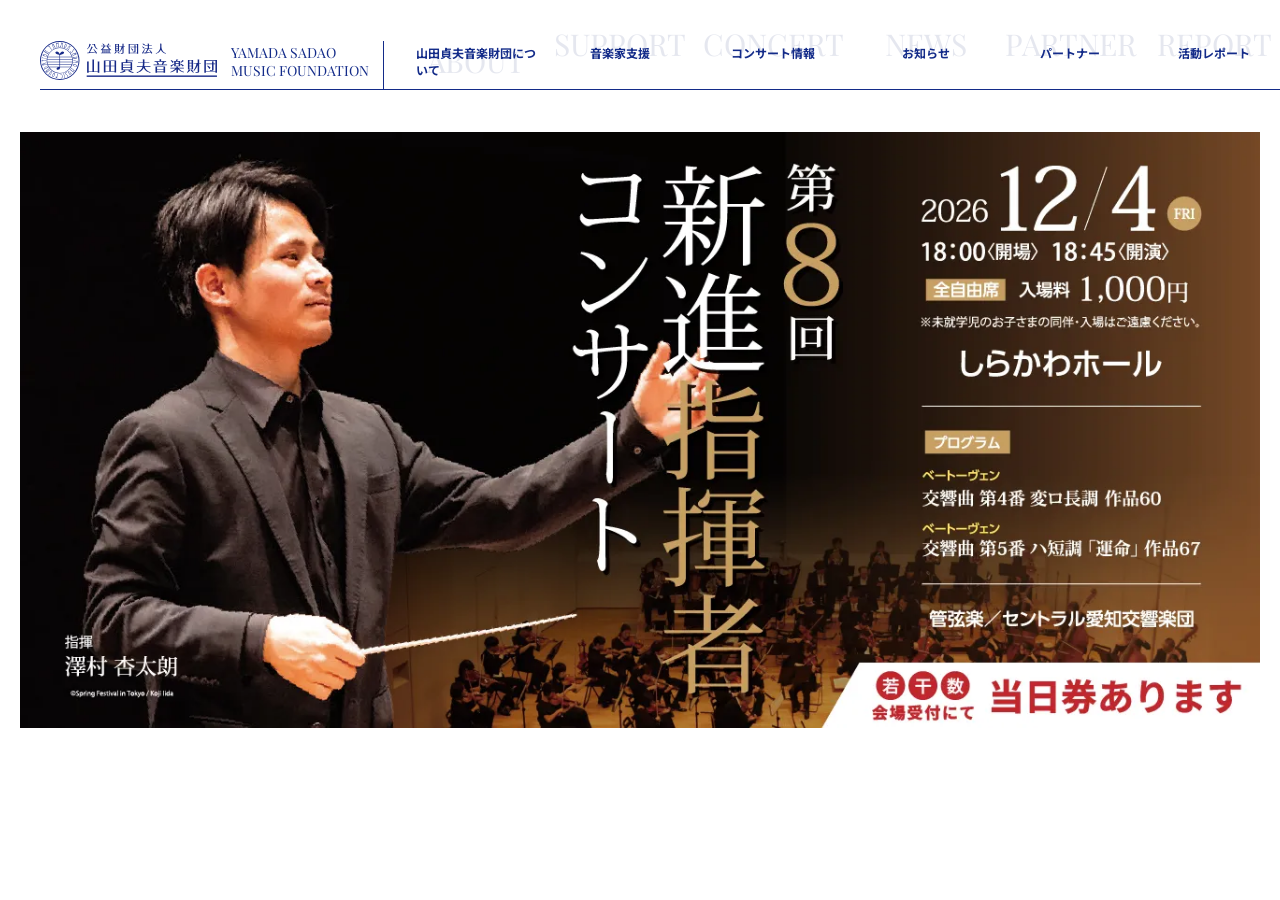
<file: index.html>
<!doctype html>

<html lang="ja">
<head>
<!-- Google Tag Manager -->
<script>(function(w,d,s,l,i){w[l]=w[l]||[];w[l].push({'gtm.start':
new Date().getTime(),event:'gtm.js'});var f=d.getElementsByTagName(s)[0],
j=d.createElement(s),dl=l!='dataLayer'?'&l='+l:'';j.async=true;j.src=
'https://www.googletagmanager.com/gtm.js?id='+i+dl;f.parentNode.insertBefore(j,f);
})(window,document,'script','dataLayer','GTM-KJJCGCC');</script>
<!-- End Google Tag Manager -->
  <meta charset="utf-8">
  <meta name="viewport" content="width=device-width, initial-scale=1.0, viewport-fit=cover">
  <meta http-equiv="X-UA-Compatible" content="IE=edge">
  <meta name="format-detection" content="telephone=no">

  <!-- OGP設定 -->
<meta property="og:title" content="公益財団法人山田貞夫音楽財団">
<meta property="og:type" content="website">
<meta property="og:description" content="愛知県におけるクラシック音楽の振興並びに、演奏家をめざす将来有望な若い人たちを支援いたします。オーディション、コンクール、コンサートを開催し音楽文化水準の向上に寄与することを目的として活動しております。">
<meta property="og:url" content="https://www.daido-net.co.jp/foundation/">
<meta property="og:image" content="https://www.daido-net.co.jp/foundation/assets/images/icon/ogp.png">
<meta property="og:locale" content="ja_JP">
<meta property="og:site_name" content="公益財団法人山田貞夫音楽財団">
<!--<meta property="fb:app_id" content="facebookのappID">-->
<meta name="twitter:card" content="summary_large_image">
<meta name="twitter:site" content="＠tact_YSMF">
<!-- end/OGP設定 -->

  <link rel="shortcut icon" href="assets/images/icon/favicon.ico">
  <meta name="mobile-web-app-capable" content="yes">
  <link rel="icon" sizes="192x192" href="assets/images/icon/android-chrome-192x192.png">
  <meta name="apple-mobile-web-app-capable" content="yes">
  <link rel="apple-touch-icon" href="assets/images/icon/apple-touch-icon-144x144.png">
  <meta name="msapplication-TileImage" content="assets/images/icon/apple-touch-icon-144x144.png">
  <meta name="msapplication-TileColor" content="#132b89">
  <meta name="theme-color" content="#132b89">

  <script async src="assets/js/vender/picturefill.min.js"></script>

<link rel="preconnect" href="https://fonts.gstatic.com">
<link href="https://fonts.googleapis.com/css2?family=Noto+Sans+JP:wght@300;400;700&display=swap" rel="stylesheet">
<link href="https://fonts.googleapis.com/css2?family=Playfair+Display&display=swap" rel="stylesheet">
<link href="https://fonts.googleapis.com/css2?family=Mrs+Saint+Delafield&display=swap" rel="stylesheet">



<link rel="stylesheet" href="assets/css/icons.css">
<link rel="stylesheet" href="assets/css/main.css">

  <title>公益財団法人山田貞夫音楽財団</title>
  <meta name="description" content="愛知県におけるクラシック音楽の振興並びに、演奏家をめざす将来有望な若い人たちを支援いたします。オーディション、コンクール、コンサートを開催し音楽文化水準の向上に寄与することを目的として活動しております。">
  <meta name="og:title" content="公益財団法人山田貞夫音楽財団">
  <meta name="og:description" content="">
</head>
<body class="page-home">
<!-- Google Tag Manager (noscript) -->
<noscript><iframe src="https://www.googletagmanager.com/ns.html?id=GTM-KJJCGCC"
height="0" width="0" style="display:none;visibility:hidden"></iframe></noscript>
<!-- End Google Tag Manager (noscript) -->
    <!-- inline SVG -->
  <svg class="u-image-svg-asset">
  </svg>
  <!-- /inline SVG -->

  <div id="js-audio-wrapper" class="p-opening">
  <audio id="js-audio" src="assets/audio/kaien.mp3" muted>
    あなたのブラウザは <code>audio</code>要素をサポートしていません。
  </audio>
  <div class="p-opening__curtain" aria-hidden="true">
    <div class="p-opening__curtain__left">
      <img src="assets/images/opening-curtain-left.jpg" alt="">
    </div>
    <div class="p-opening__curtain__right">
      <img src="assets/images/opening-curtain-right.jpg" alt="">
    </div>
  </div>
  <div class="p-opening__body">
    <img class="p-opening__text" width="285" height="308" src="assets/images/opening-text.png" alt="数百年以上にわたり愛されるにはワケがある　そう、クラシック音楽はめちゃくちゃ魅力的なのだ。">
    <button type="button" id="js-audio-toggle" class="p-opening__toggle">
      <img src="assets/images/common/icon-sound-off.svg" alt="" aria-hidden="true">
      <span class="p-opening__toggle__label">SOUND OFF</span>
    </button>
  </div>
</div>

  <div class="l-wrapper is-opening">
  <header class="l-header">
    <div class="l-inner l-inner--max">
      <p class="p-branding">
        <a href="./index.html">
          <img class="p-branding__logo" src="assets/images/common/logo.svg" alt="公益財団法人　山田貞夫音楽財団　ロゴ画像" width="177" height="40">
          <span class="p-branding__text">YAMADA SADAO<br>MUSIC FOUNDATION</span>
        </a>
      </p>
      <button id="js-menu-toggle" class="l-header__menu-toggle">
        <div class="c-burger" aria-hidden="true" aria-label="メニュー"><span></span></div>
      </button>
      <nav id="js-menu" class="p-navi">
        <ul class="p-navi__list">
          <li class="p-navi__list__item">

            <a class="p-navi__list__link js-navi-accordion-toggle" href="about.html">
              <span class="en">ABOUT</span>
              <span class="jp">山田貞夫音楽財団について</span>
            </a>
            <ul class="p-navi__child">
              <li>
                <a class="p-navi__child__link" href="about.html">山田貞夫音楽財団について　トップ</a>
              </li>
              <li>
                <a class="p-navi__child__link" href="about.html#greeting">ご挨拶</a>
              </li>
              <li>
                <a class="p-navi__child__link" href="about.html#business">事業内容</a>
              </li>
              <li>
                <a class="p-navi__child__link" href="about.html#overview">概要</a>
              </li>
              <li>
                <a class="p-navi__child__link" href="about.html#map">地図</a>
              </li>
            </ul>
          </li>
          <li class="p-navi__list__item">
            <a class="p-navi__list__link js-navi-accordion-toggle" href="support.html">
              <span class="en">SUPPORT</span>
              <span class="jp">音楽家支援</span>
            </a>
            <ul class="p-navi__child">
              <li>
                <a class="p-navi__child__link" href="support.html">音楽家支援　トップ</a>
              </li>
                <li>
                <a class="p-navi__child__link" href="support.html#competition">新進演奏家コンクール</a>
              </li>
              <li>
                <a class="p-navi__child__link" href="support.html#audition">指揮者オーディション</a>
              </li>
              <li>
                <a class="p-navi__child__link" href="support.html#scholarship">奨学金の給付</a>
              </li>
              <li>
                <a class="p-navi__child__link" href="support.html#competitionee">受賞者・奨学生</a>
              </li>
            </ul>
          </li>
          <li class="p-navi__list__item">
            <a class="p-navi__list__link js-navi-accordion-toggle concert" href="concert.html">
              <span class="en">CONCERT</span>
              <span class="jp">コンサート情報</span>
            </a>
            <ul class="p-navi__child">
              <li>
                <a class="p-navi__child__link" href="concert.html">コンサート情報　トップ</a>
              </li>
              <li>
                <a class="p-navi__child__link" href="concert.html#schedule">開催予定のコンサート</a>
              </li>
              <li>
                <a class="p-navi__child__link" href="concert.html#archives">これまでのコンサート</a>
              </li>
            </ul>
          </li>
          <li class="p-navi__list__item">
            <a class="p-navi__list__link" href="news.html">
              <span class="en">NEWS</span>
              <span class="jp">お知らせ</span>
            </a>
          </li>
          <li class="p-navi__list__item">
            <a class="p-navi__list__link" href="#partner">
              <span class="en">PARTNER</span>
              <span class="jp">パートナー</span>
            </a>
          </li>
          <li class="p-navi__list__item">
            <a class="p-navi__list__link" href="report.html">
              <span class="en">REPORT</span>
              <span class="jp">活動レポート</span>
            </a>
          </li>
          </ul>
      </nav><!-- /.p-navi -->
    </div>
  </header>
    <!-- /.l-header -->
    <main class="l-contents">
      <!-- <div class="l-keyvisual slider">　スライドあり。コンサート案内。
        <a href="./concert.html#251201_tsukasa-shimura">
          <picture class="l-keyvisual__image slide_img is-active">
            <source srcset="assets/images/kv_solo_260902_pc.webp" media="(min-width:750px)">
            <img src="assets/images/kv_solo_260902_sp.webp" alt="" width="355" height="244">
          </picture>
        </a>
        <a href="./concert.html#competition_14-260929">
          <picture class="l-keyvisual__image slide_img">
            <source srcset="assets/images/kv_compe_14-260929_pc.jpg" media="(min-width:750px)">
            <img src="assets/images/kv_compe_14-260929_sp.jpg" alt="" width="355" height="244">
          </picture>
        </a>
        <button type="button" class="l-keyvisual__nav l-keyvisual__nav--prev" aria-label="前のスライド"><i class="fas fa-angle-left"></i></button>
        <button type="button" class="l-keyvisual__nav l-keyvisual__nav--next" aria-label="次のスライド"><i class="fas fa-angle-right"></i></button>
      </div> -->

      <div class="l-keyvisual slider"><!-- スライドなし。コンサート案内。 -->
        <a href="./concert.html#audition_08-261204">
          <picture class="l-keyvisual__image slide_img is-active">
            <source srcset="assets/images/kv_audition_08-261204_pc.webp" media="(min-width:750px)">
            <img src="assets/images/kv_audition_08-261204_sp.webp" alt="第8回 新進指揮者コンサート" width="355" height="244">
          </picture>
        </a>
      </div>

      <!-- <div class="l-keyvisual">　default案内。
        <picture class="l-keyvisual__image">
          <source srcset="assets/images/kv-home_pc.jpg" media="(min-width:750px)">
          <img src="assets/images/kv-home_sp.jpg" alt="" width="355" height="244">
        </picture>
        <picture class="l-keyvisual__copy" data-trigger>
          <source srcset="assets/images/kv-home-copy_pc.png" media="(min-width:750px)">
          <img data-trigger src="assets/images/kv-home-copy_sp.png" alt="数百年以上愛されてきた音楽が数百年後も愛され続けるために私たちは支援します。" width="258"
            height="202">
        </picture>
        <p class="l-keyvisual__notice">
          山田貞夫音楽財団はクラシック音楽の<br class="u-only-sp">振興を図るための支援を行っております。</p>
      </div> -->

<!--         <section class="l-home l-home-concept">
     <div class="l-home-concept__inner">
              <div style="color:red;border: 1px solid red;padding: 1.3rem;"><h2 style="font-size: 1.8rem;margin-bottom: 1rem; text-align: center;">【9月19日の公演について】</h2>
              <p>2022/9/19(月・祝)、台風の影響により公演の延期を発表させていただきました「山田貞夫音楽財団10周年記念コンサート」に関しまして、
振替公演日程と払い戻しのご案内させていただきます。</p>
                     <a class="c-link-button c-link-button--blue c-link-button--medium" href="./concert/concert_221028.html">10周年記念コンサート振替公演日程・払い戻しのお知らせ</a>
</div>
        </div>
      </section>    -->

      <section class="l-home l-home-concept">
        <div class="l-home-concept__inner">
          <div class="l-home-concept__contents">
            <h2 class="c-heading-set--home" data-trigger>
              <span class="jp">コンセプト</span>
              <span class="en-serif">CONCEPT</span>
              <span class="en-script">About</span>
            </h2>
            <picture class="l-home-concept__image">
              <source srcset="assets/images/home-concept_pc.webp" media="(min-width:750px)">
              <img src="assets/images/home-concept_sp.webp" alt="" width="375" height="400">
            </picture>
            <p data-trigger>公益財団法人山田貞夫音楽財団は、愛知県におけるクラシック音楽の振興並びに担い手である音楽家の支援を行い、音楽文化水準の向上に寄与することを目的として平成24年11月に設立しました。</p>
            <p data-trigger>特にクラシック音楽の演奏家をめざす将来有望な若い人たちを応援したいと考えております。皆様のご理解ご協力を賜りますようお願い申し上げます。</p>
            <a class="c-link-button c-link-button--blue c-link-button--medium" href="./about.html">山田貞夫音楽財団について</a>
            <a class="c-link-button c-link-button--movie" href="./about.html#overview-move"><span>コンセプトムービー</span>「設立への思い」</a>
          </div>
        </div>
        <picture class="l-home-concept__image-wide">
          <source srcset="assets/images/home-concept-wide_pc.webp" media="(min-width:750px)">
          <img src="assets/images/home-concept-wide_sp.webp" alt="" width="375" height="240">
        </picture>
      </section>

      <section class="l-home l-home-support">
        <div class="l-home-support__inner">
          <h2 class="c-heading-set--home c-heading-set--home-center" data-trigger>
            <span class="jp">音楽家支援</span>
            <span class="en-serif">PERFORMER<br>SUPOPORT</span>
            <span class="en-script">About</span>
          </h2>
          <p data-trigger>
            公益財団法人山田貞夫音楽財団は、<br>
            愛知県におけるクラシック音楽の振興並びに担い手である音楽家の支援を行い、<br>
            音楽文化水準の向上に寄与することを目的として平成24年11月に設立しました。
          </p>
          <p data-trigger>
            特にクラシック音楽の演奏家をめざす将来有望な若い人たちを応援したいと考えております。<br>
            皆様のご理解ご協力を賜りますようお願い申し上げます。</p>
          <div class="c-link-container">
            <a class="c-link-button c-link-button--blue c-link-button--small" href="./support.html#audition">指揮者オーディション</a>
            <a class="c-link-button c-link-button--blue c-link-button--small" href="./support.html#competition">山田貞夫音楽賞</a>
            <a class="c-link-button c-link-button--blue c-link-button--small" href="./support.html#scholarship">奨学金の給付</a>
          </div>
          <!-- <p data-trigger class="u-mt20 lead u-text-color-caution">2025年の各種募集については応募を締め切りました。</p> -->
        </div>
        <picture class="l-home-support__image-wide">
          <source srcset="assets/images/home-support_pc.jpg" media="(min-width:750px)">
          <img src="assets/images/home-support_sp.jpg" alt="" width="375" height="330">
        </picture>
      </section>

      <section class="l-home l-home-concert">
        <div class="l-home-concert__inner">
          <div class="l-home-concert__contents">
            <h2 class="c-heading-set--home" data-trigger>
              <span class="jp">コンサート情報</span>
              <span class="en-serif">CONCERT<br>INFORMATION</span>
              <span class="en-script">Info</span>
            </h2>
            <ul class="c-list-news">
              <li class="c-list-news__item" data-trigger>
                <time datetime="">2026.12.04(金)開催</time>
                <p><span class="onsale">チケット発売中</span>第8回 新進指揮者コンサート</p>
              </li>
              <li class="c-list-news__item" data-trigger>
                <time datetime="">2026.09.02(水)開催</time>
                <p><span class="held">開催済</span>清水麗楽 ヴァイオリンリサイタル</p>
              </li>
              <li class="c-list-news__item" data-trigger>
                <time datetime="">2026.09.29(火)開催</time>
                <p><span class="held">開催済</span>第14回 新進演奏家コンサート</p>
              </li>

<!--            <ul class="c-list-news">
              <li class="c-list-news__item" data-trigger>
                <time datetime="">2021.11.26 開催</time>
                <p><span class="onsale">チケット発売中</span><span class="held">開催済み</span>第3回　新進指揮者コンサート</p>
              </li>
            </ul>-->
            <a class="c-link-button c-link-button--blue c-link-button--medium" href="./concert.html" data-trigger>詳細を見る</a>
          </div>
          <picture class="l-home-concert__image">
            <source srcset="assets/images/home-concert_pc.jpg" media="(min-width:750px)">
            <img src="assets/images/home-concert_sp.jpg" alt="" width="290" height="430">
          </picture>
        </div>
      </section>

      <!--<section class="l-home l-home-column">
        <div class="l-home-column__inner">
          <h2 class="c-heading-set--home c-heading-set--home-center" data-trigger>
            <span class="jp">コラム</span>
            <span class="en-serif">COLUMN</span>
            <span class="en-script">Content</span>
          </h2>
          <p class="u-align-center" data-trigger>山田貞夫音楽財団が<br>クラシック音楽の楽しみ方をご紹介</p>
          <ul class="l-home-column__list">
            <li data-trigger>
              <a href="#" class="l-home-column-contents__image">
                <img src="assets/images/enjoy/enjoy_vol001-thumbnail.jpg" alt="" width="335" height="208">
              </a>
              <p class="l-home-column-contents__text">
                <a href="#" class="u-link-uline">
                  初めてのクラシックコンサート、<br>
                  どんな服装を着ていけばいいの？
                </a>
              </p>
            </li>
            <li data-trigger>
              <a href="#" class="l-home-column-contents__image">
                <img src="assets/images/enjoy/enjoy_vol002-thumbnail.jpg" alt="" width="335" height="208">
              </a>
              <p class="l-home-column-contents__text">
                <a href="#" class="u-link-uline">
                  コンサートのあとは打ち上げへ！<br>
                  ホール周辺グルメマップ しらかわホール編
                </a>
              </p>
            </li>
            <li data-trigger>
              <a href="#" class="l-home-column-contents__image">
                <img src="assets/images/home-column-sample.jpg" alt="" width="335" height="208">
              </a>
              <p class="l-home-column-contents__text">
                <a href="#" class="u-link-uline">
                  初めてのクラシックコンサート、<br>
                  どんな服装を着ていけばいいの？
                </a>
              </p>
            </li>
          </ul>
          <a class="c-link-button c-link-button--blue c-link-button--medium" href="enjoy.html">もっと見る</a>
        </div>
      </section>-->

      <section class="l-home l-home-news">
        <div class="l-home-news__inner">
          <div class="l-home-news__contents">
            <h2 class="c-heading-set--home" data-trigger>
              <span class="jp">お知らせ</span>
              <span class="en-serif">NEWS</span>
              <span class="en-script">Info</span>
            </h2>
            <ul class="c-list-news">
               <li class="c-list-news__item" data-trigger>
                <time datetime="">2026.03.09</time>
                <a href="support.html">
                  <p>2026年の各種募集について募集要項を掲載いたしました！<i class="fas fa-angle-right"></i></p>
                </a>
              </li>
               <li class="c-list-news__item" data-trigger>
                <time datetime="">2025.06.04</time>
                <a href="about.html#report">
                  <p>R5年度、R6年度　事業決算報告を掲載いたしました。<i class="fas fa-angle-right"></i></p>
                </a>
              </li>
              <li class="c-list-news__item" data-trigger>
                <time datetime="">2025.03.11</time>
                <a href="support.html">
                  <p>2025年の各種募集について募集要項を掲載いたしました！<i class="fas fa-angle-right"></i></p>
                </a>
              </li>
              <li class="c-list-news__item" data-trigger>
                <time datetime="">2024.07.03</time>
                <a href="about.html#report"><p>R4年度　事業決算報告を掲載いたしました。<i class="fas fa-angle-right"></i></p></a>
              </li>
              <li class="c-list-news__item" data-trigger>
                <time datetime="">2024.04.05</time>
                <a href="support.html"><p>2024年度の各募集について受付を開始いたしました。<i class="fas fa-angle-right"></i></p></a>
              </li>
              <!-- <li class="c-list-news__item" data-trigger>
                <time datetime="">2021.09.10</time>
                <p>公益財団法人山田貞夫音楽財団のホームページがリニューアルいたしました。</p>
              </li>
              <li class="c-list-news__item" data-trigger>
                <time datetime="">2018.06.13</time>
                <a href="about.html#report"><p>29年度　事業決算報告を掲載いたしました。<i class="fas fa-angle-right"></i></p></a>
              </li>
              <li class="c-list-news__item" data-trigger>
                <time datetime="">2017.12.26</time>
                <a href="about.html#report"><p>28年度　事業決算報告を掲載いたしました。<i class="fas fa-angle-right"></i></p></a>
              </li>
              <li class="c-list-news__item" data-trigger>
                <time datetime="">2016.12.26</time>
                <a href="about.html#report"><p>27年度　事業決算報告を掲載いたしました。<i class="fas fa-angle-right"></i></p></a>
              </li> -->
            </ul>
            <a class="c-link-button c-link-button--blue c-link-button--medium" href="news.html">もっと見る</a>
          </div>
          <picture class="l-home-news__image">
            <source srcset="assets/images/home-news_pc.jpg" media="(min-width:750px)">
            <img src="assets/images/home-news_sp.jpg" alt="" width="295" height="430">
          </picture>
        </div>
      </section>

      <section id="partner" class="l-home l-home-playlist">
        <div class="l-home-playlist__inner">
          <h2 class="c-heading-set--home c-heading-set--home-center" data-trigger>
            <span class="jp">パートナー</span>
            <span class="en-serif">PARTNER</span>
            <span class="en-script">Contents</span>
          </h2>
          <!--<p class="u-align-center" data-trigger>公益社団法人 セントラル愛知交響楽団</p>-->
          <ul class="p-playlist-card">
            <li class="p-playlist-card__item" data-trigger>
              <div class="p-playlist-card__image"><a href="http://www.caso.jp/" target="_blank"><img src="assets/images/home-partner-01.jpg" alt="" width="296" height="296"></a></div>
              <div class="p-playlist-card__contents">
                <p class="p-playlist-card__text">公益社団法人<br>セントラル愛知交響楽団</p>
                <ul class="c-list-inline">
                  <li><a href="http://www.caso.jp/" target="_blank"><i class="fas fa-angle-right"></i></a></li>
                </ul>
              </div>
            </li>
            <li class="p-playlist-card__item" data-trigger>
              <div class="p-playlist-card__image"><a href="https://music.hiroshimafest.org/" target="_blank"><img src="assets/images/home-partner-02.jpg" alt="" width="296" height="296"></a></div>
              <div class="p-playlist-card__contents">
                <p class="p-playlist-card__text">ひろしま国際平和文化祭<br>ひろしまミュージックセッション2022</p>
                <ul class="c-list-inline">
                  <li><a href="https://music.hiroshimafest.org/" target="_blank"><i class="fas fa-angle-right"></i></a></li>
                </ul>
              </div>
            </li>
            <li class="p-playlist-card__item" data-trigger>
              <div class="p-playlist-card__image"><a href="https://shirakawahall.jp/project/" target="_blank"><img src="assets/images/home-partner-03.jpg" alt="" width="296" height="296"></a></div>
              <!-- <div class="p-playlist-card__image"><a href="https://shirakawa-hall.com/" target="_blank"><img src="assets/images/home-partner-03.jpg" alt="" width="296" height="296"></a></div> -->
              <div class="p-playlist-card__contents">
                <p class="p-playlist-card__text">しらかわホール</p>
                <ul class="c-list-inline">
                  <li><a href="https://shirakawahall.jp/project/" target="_blank"><i class="fas fa-angle-right"></i></a></li>
                </ul>
              </div>
            </li>
            <li class="p-playlist-card__item" data-trigger>
              <div class="p-playlist-card__image"><a href="https://www.denkibunka-kaikan.jp/schedule/?place=concert-hall"
                  target="_blank"><img src="assets/images/home-partner-05.jpg" alt="" width="296" height="296"></a></div>
              <div class="p-playlist-card__contents">
                <p class="p-playlist-card__text">電気文化会館 ザ・コンサートホール</p>
                <ul class="c-list-inline">
                  <li><a href="https://www.denkibunka-kaikan.jp/schedule/?place=concert-hall" target="_blank"><i
                        class="fas fa-angle-right"></i></a></li>
                </ul>
              </div>
            </li>
            <li class="p-playlist-card__item" data-trigger>
              <div class="p-playlist-card__image"><a href="https://retailing.jp.yamaha.com/shop/nagoya/floorguide" target="_blank"><img src="assets/images/home-partner-04.jpg" alt="" width="296" height="296"></a></div>
              <div class="p-playlist-card__contents">
                <p class="p-playlist-card__text">ヤマハ名古屋ホール</p>
                <ul class="c-list-inline">
                  <li><a href="https://retailing.jp.yamaha.com/shop/nagoya/floorguide" target="_blank"><i class="fas fa-angle-right"></i></a></li>
                </ul>
              </div>
            </li>
          </ul>
          <!--<a class="c-link-button c-link-button--blue c-link-button--medium" href="#">もっと見る</a>-->
        </div>
      </section>

      <!--<section class="l-home l-home-playlist">
        <div class="l-home-playlist__inner">
          <h2 class="c-heading-set--home c-heading-set--home-center" data-trigger>
            <span class="jp">プレイリスト</span>
            <span class="en-serif">PLAYLIST</span>
            <span class="en-script">Contents</span>
          </h2>
          <p class="u-align-center" data-trigger>もっと身近に、もっと気軽にクラシック音楽を。<br>プレイリストを作成いいたしました。</p>
          <ul class="p-playlist-card">
            <li class="p-playlist-card__item" data-trigger>
              <div class="p-playlist-card__image"><img src="assets/images/home-playlist-01.jpg" alt="" width="296" height="296"></div>
              <div class="p-playlist-card__contents">
                <p class="p-playlist-card__text">「食欲の秋！<br>食べ物にまつわるクラシック」</p>
                <ul class="c-list-inline">
                  <li><a href="#"><i class="fab fa-apple"></i></a></li>
                  <li><a href="#"><i class="fab fa-spotify"></i></a></li>
                  <li><a href="#"><i class="fab fa-amazon"></i></a></li>
                  <li><a href="#"><i class="fab fa-youtube"></i></a></li>
                </ul>
              </div>
            </li>
            <li class="p-playlist-card__item" data-trigger>
              <div class="p-playlist-card__image"><img src="assets/images/home-playlist-02.jpg" alt="" width="296" height="296"></div>
              <div class="p-playlist-card__contents">
                <p class="p-playlist-card__text">SNSで紹介しました！<br>2021年9月編</p>
                <ul class="c-list-inline">
                  <li><a href="#"><i class="fab fa-apple"></i></a></li>
                  <li><a href="#"><i class="fab fa-spotify"></i></a></li>
                  <li><a href="#"><i class="fab fa-amazon"></i></a></li>
                  <li><a href="#"><i class="fab fa-youtube"></i></a></li>
                </ul>
              </div>
            </li>
            <li class="p-playlist-card__item" data-trigger>
              <div class="p-playlist-card__image"><img src="assets/images/home-playlist-03.jpg" alt="" width="296" height="296"></div>
              <div class="p-playlist-card__contents">
                <p class="p-playlist-card__text">あの曲なんだっけ！？<br>「CMでお馴染みの名曲リスト」</p>
                <ul class="c-list-inline">
                  <li><a href="#"><i class="fab fa-apple"></i></a></li>
                  <li><a href="#"><i class="fab fa-spotify"></i></a></li>
                  <li><a href="#"><i class="fab fa-amazon"></i></a></li>
                  <li><a href="#"><i class="fab fa-youtube"></i></a></li>
                </ul>
              </div>
            </li>
            <li class="p-playlist-card__item" data-trigger>
              <div class="p-playlist-card__image"><img src="assets/images/home-playlist-04.jpg" alt="" width="296" height="296"></div>
              <div class="p-playlist-card__contents">
                <p class="p-playlist-card__text">心地のよい眠りを。<br>「睡眠へ誘うクラシック」</p>
                <ul class="c-list-inline">
                  <li><a href="#"><i class="fab fa-apple"></i></a></li>
                  <li><a href="#"><i class="fab fa-spotify"></i></a></li>
                  <li><a href="#"><i class="fab fa-amazon"></i></a></li>
                  <li><a href="#"><i class="fab fa-youtube"></i></a></li>
                </ul>
              </div>
            </li>
          </ul>
          <a class="c-link-button c-link-button--blue c-link-button--medium" href="#">もっと見る</a>
        </div>
      </section>-->

    </main>
    <!-- /.l-contents -->

    <footer class="l-footer">
  <div id="js-totop" class="l-footer__totop">
    <button class="js-pageScroll" data-href="#"><i class="fas fa-angle-up"></i></button>
  </div>
  <div class="l-footer__sns">
    <div class="l-inner">
      <ul class="c-list-inline">
        <li>
          <a href="https://www.instagram.com/tact_ysmf/"><i class="fab fa-instagram"></i></a>
        </li>
        <li>
          <a href="https://twitter.com/tact_YSMF"><img src="assets/images/common/icon-x.svg" width="20" height="20"></a>
        </li>
        <li>
          <a href="https://www.facebook.com/tact.YSMF/"><i class="fab fa-facebook-f"></i></a>
        </li>
        <!--<li>
          <a href="#"><i class="fab fa-tiktok"></i></a>
        </li>-->
      </ul>
    </div>
  </div>
  <div class="l-footer__branding">
    <div class="l-inner">
      <div class="p-branding--footer">
        <img class="p-branding__logo" src="assets/images/common/logo.svg" alt="公益財団法人 山田貞夫音楽財団ロゴ" width="220" height="50" loading="lazy">
        <ul class="p-branding__navi">
          <li><a href="contact.html">お問い合わせ</a></li>
          <li><a href="contact.html#privacy">プライバシーポリシー</a></li>
          <li><a href="/">ダイドー株式会社</a></li>
        </ul>
      </div>
      <small class="c-copyrights">&copy;2021 Yamada Sadao Music Foundation</small>
    </div>
  </div>
</footer>

    <!-- /.l-footer -->

  </div>
  <!-- /.l-wrapper -->
  <!-- scripts -->
  <script defer src="assets/js/vender/jquery-3.4.1.min.js"></script>
  <script defer src="assets/js/vender/ofi.min.js"></script>
  
  <script defer src="assets/js/main.js"></script>

  <script defer src="assets/js/top.js"></script>

  <script>
  (function() {
    document.addEventListener('DOMContentLoaded', function() {
      var slider = document.querySelector('.l-keyvisual.slider');
      if (!slider) return;
      var slides = slider.querySelectorAll('.slide_img');
      var prev = slider.querySelector('.l-keyvisual__nav--prev');
      var next = slider.querySelector('.l-keyvisual__nav--next');
      if (slides.length < 2) return;
      var current = 0;
      var timer;
      var duration = 9000;
      function show(i) {
        slides.forEach(function(s, idx) { s.classList.toggle('is-active', idx === i); });
        current = i;
      }
      function goNext() { show((current + 1) % slides.length); }
      function goPrev() { show((current - 1 + slides.length) % slides.length); }
      function startAuto() { timer = setInterval(goNext, duration); }
      function resetAuto() { clearInterval(timer); startAuto(); }
      if (prev) prev.addEventListener('click', function(e) { e.preventDefault(); goPrev(); resetAuto(); });
      if (next) next.addEventListener('click', function(e) { e.preventDefault(); goNext(); resetAuto(); });
      startAuto();
    });
  })();
  </script>
  
<!-- リッチリザルト -->
<script type="application/ld+json">
{
  "@context": "https://schema.org",
  "@type": "BreadcrumbList",
  "name": "パンくずリスト",
  "itemListElement": [
    {
      "@type": "ListItem",
      "position": 1,
      "name": "HOME",
      "item": "https://www.daido-net.co.jp/foundation/"
    }
  ]
}
</script>
<!-- end リッチリザルト -->
</body>
</html>
</file>
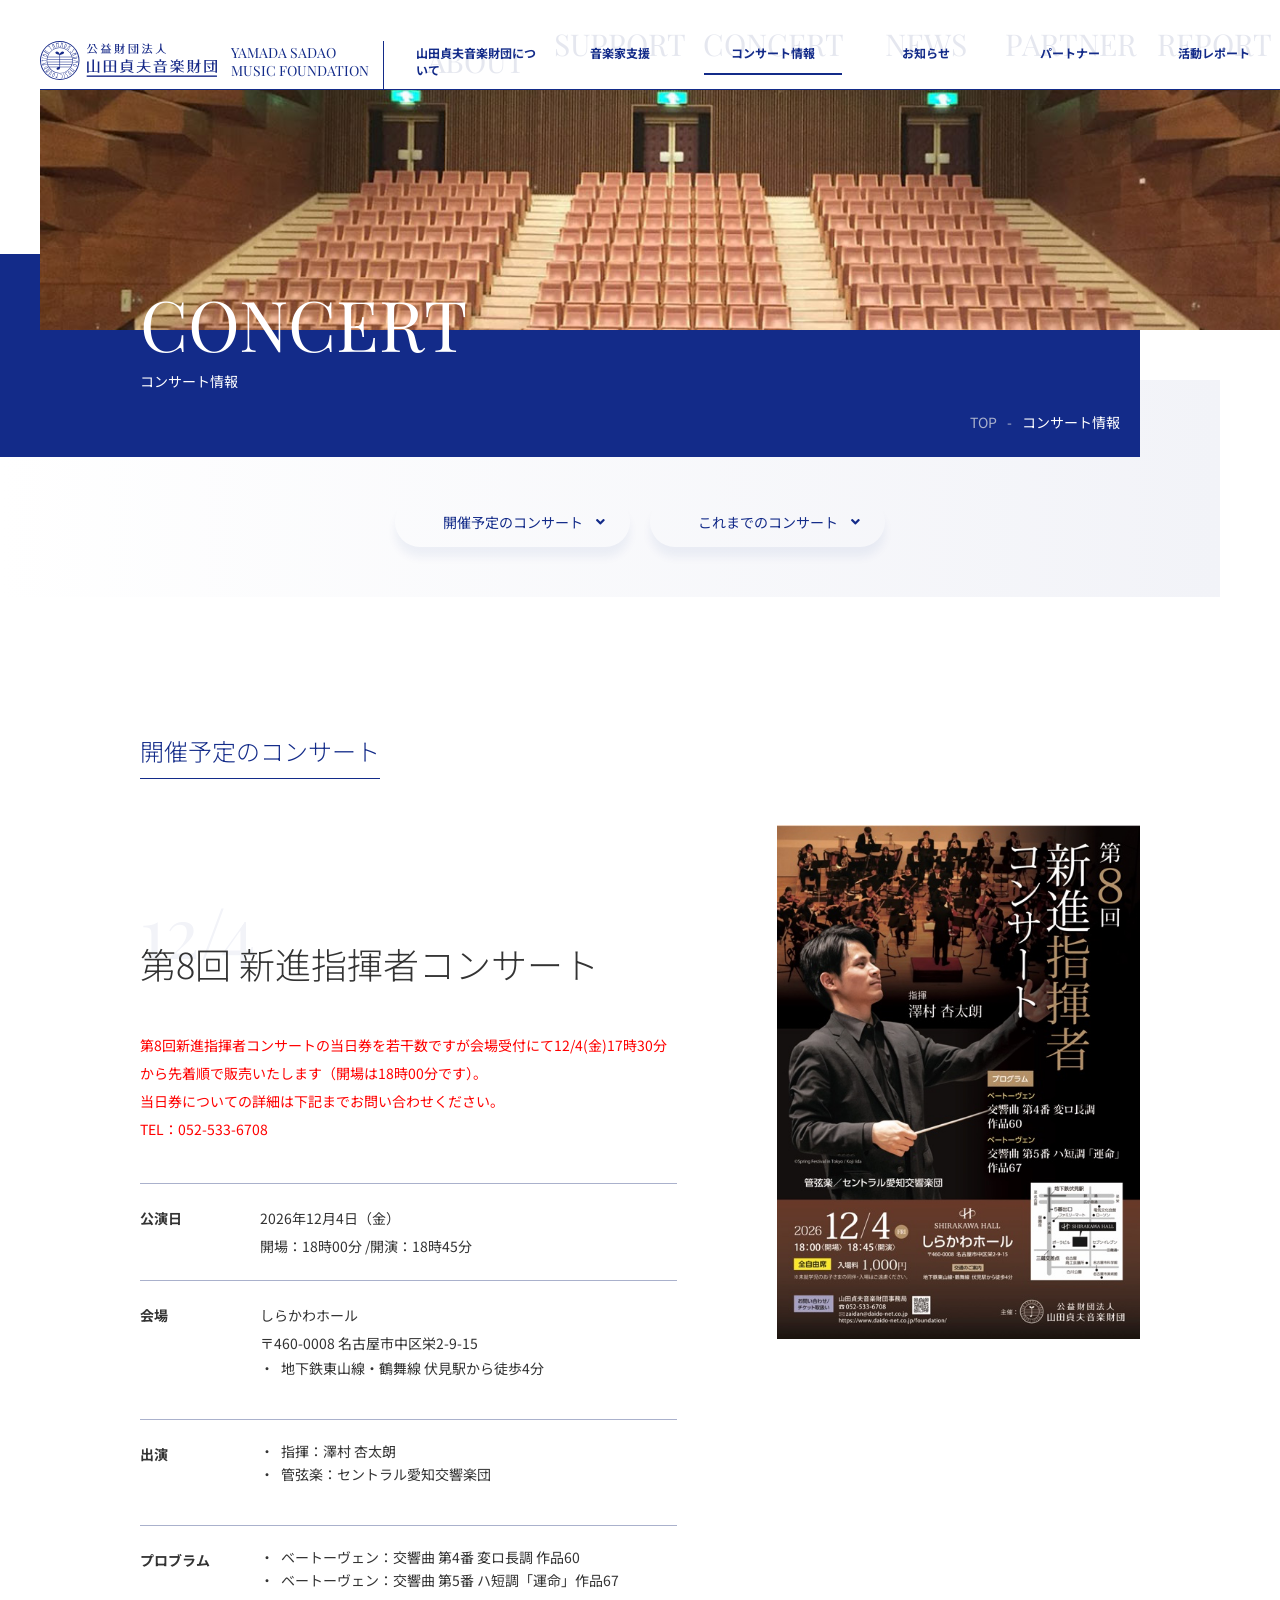
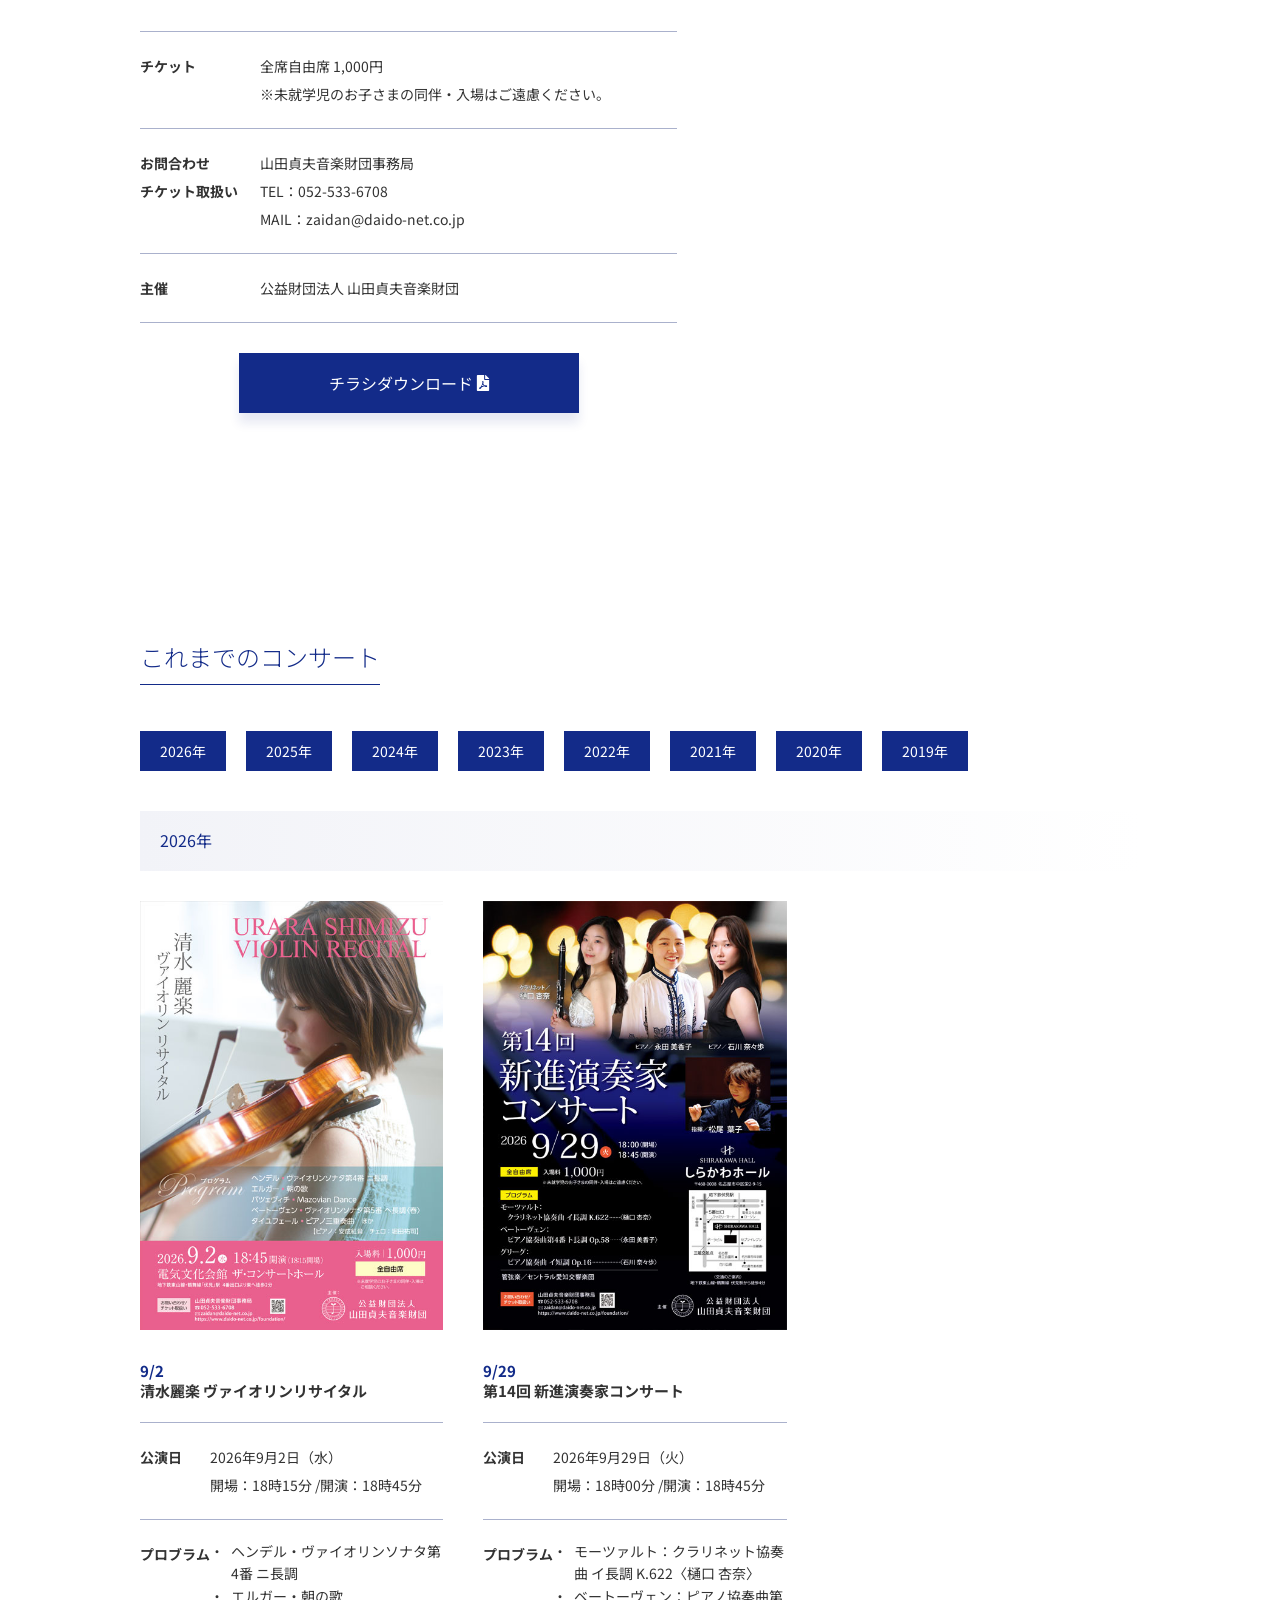
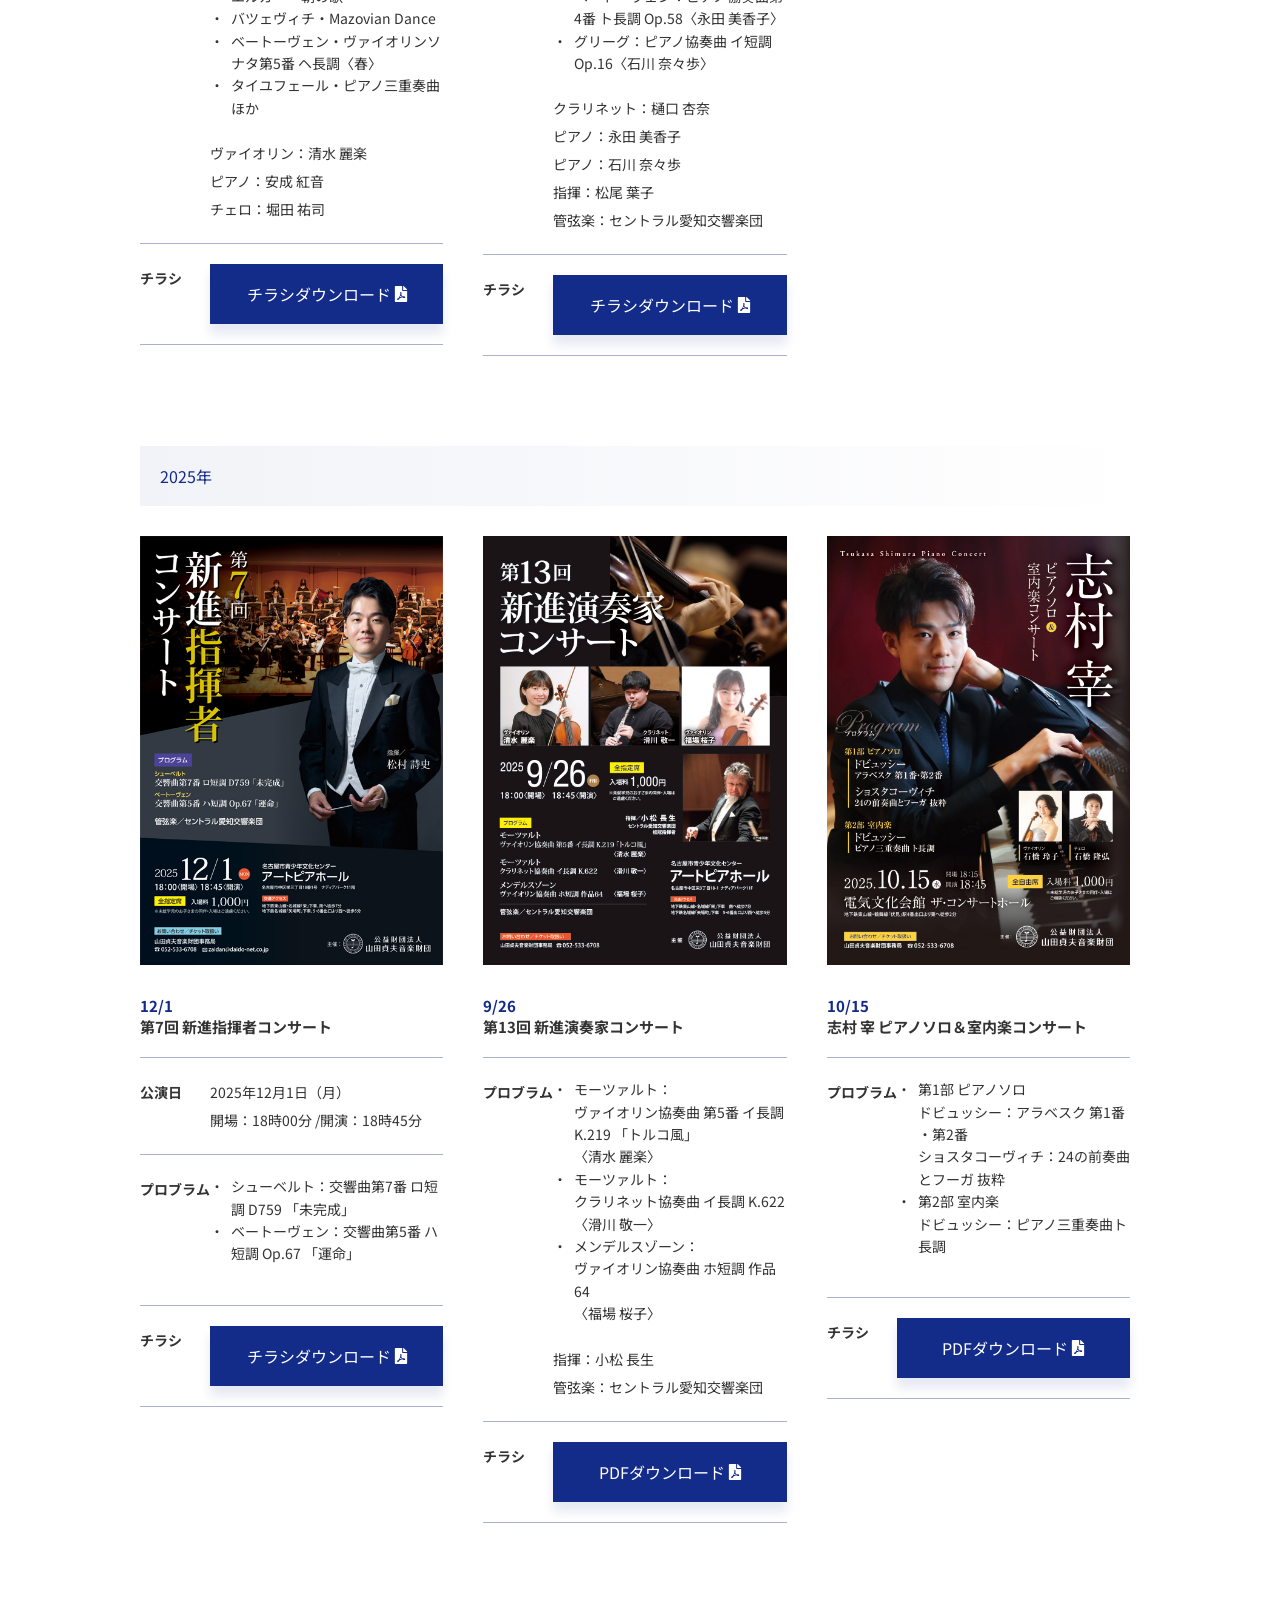
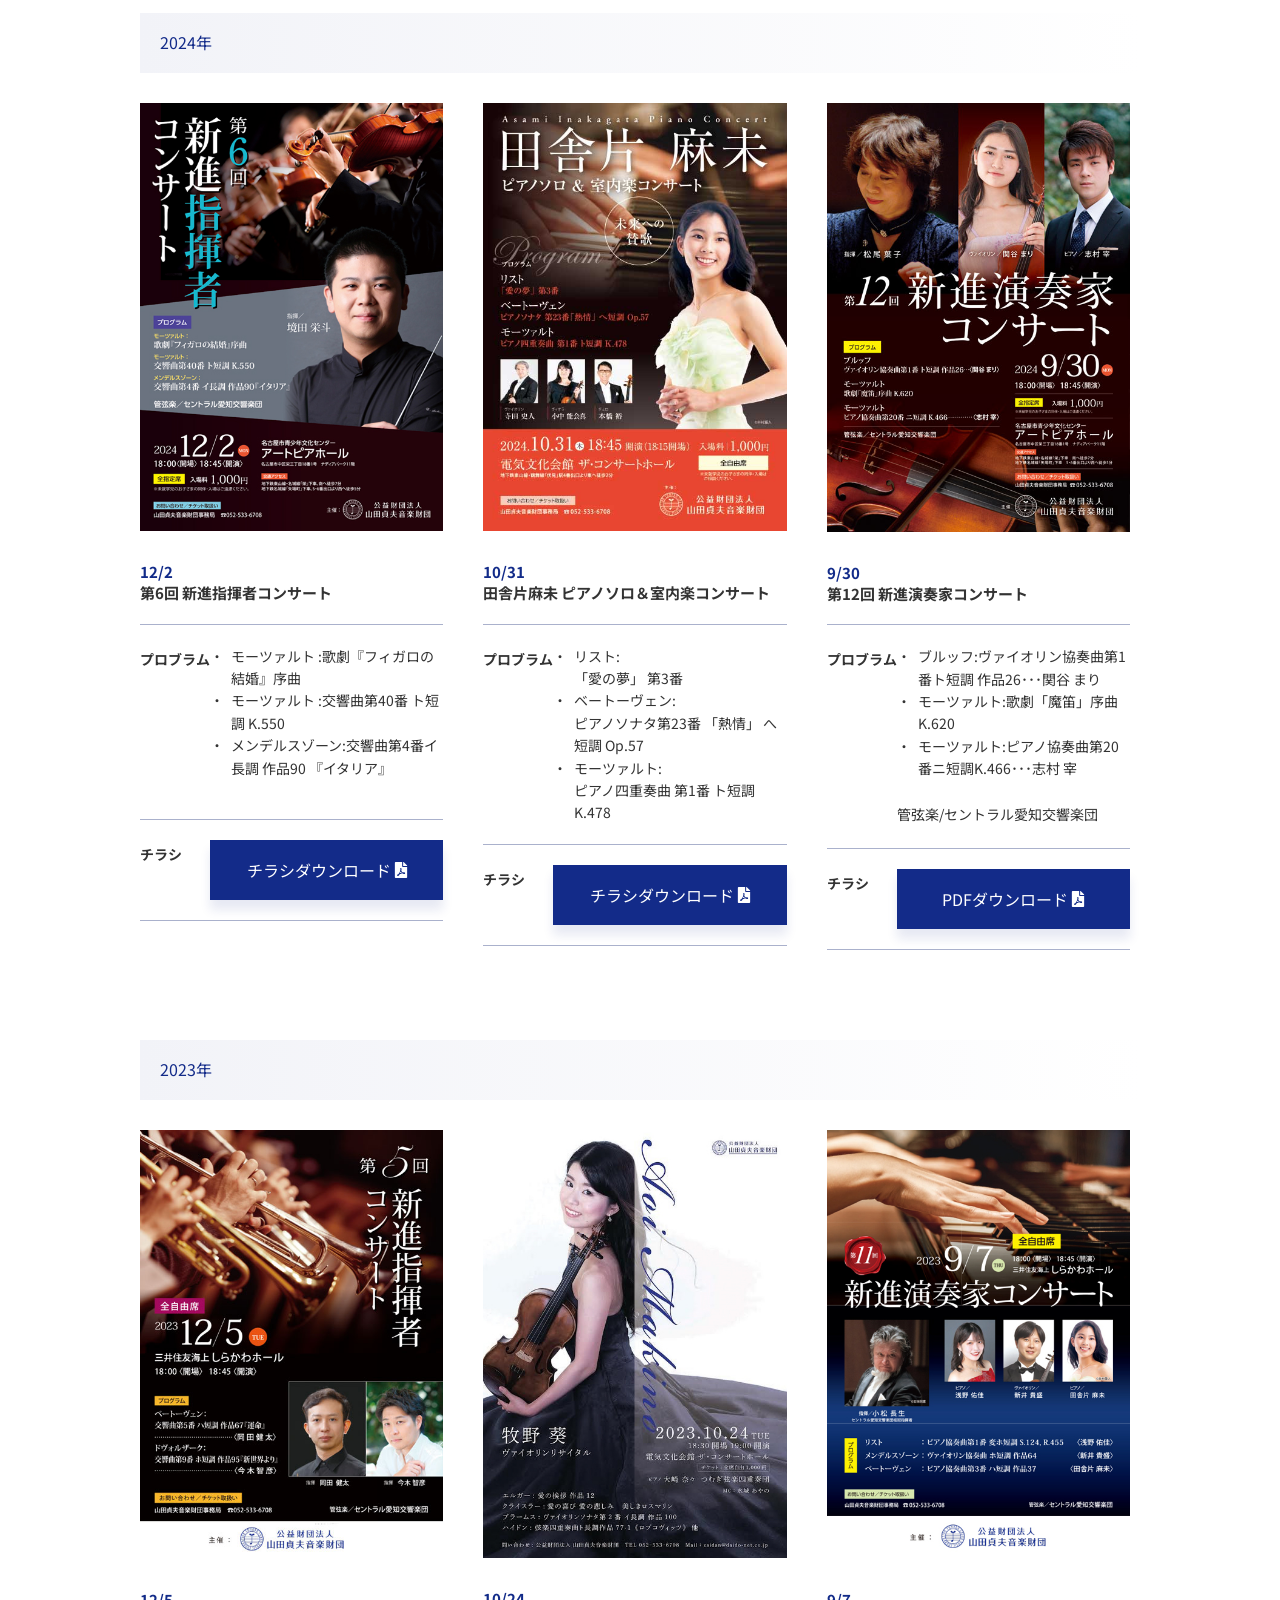
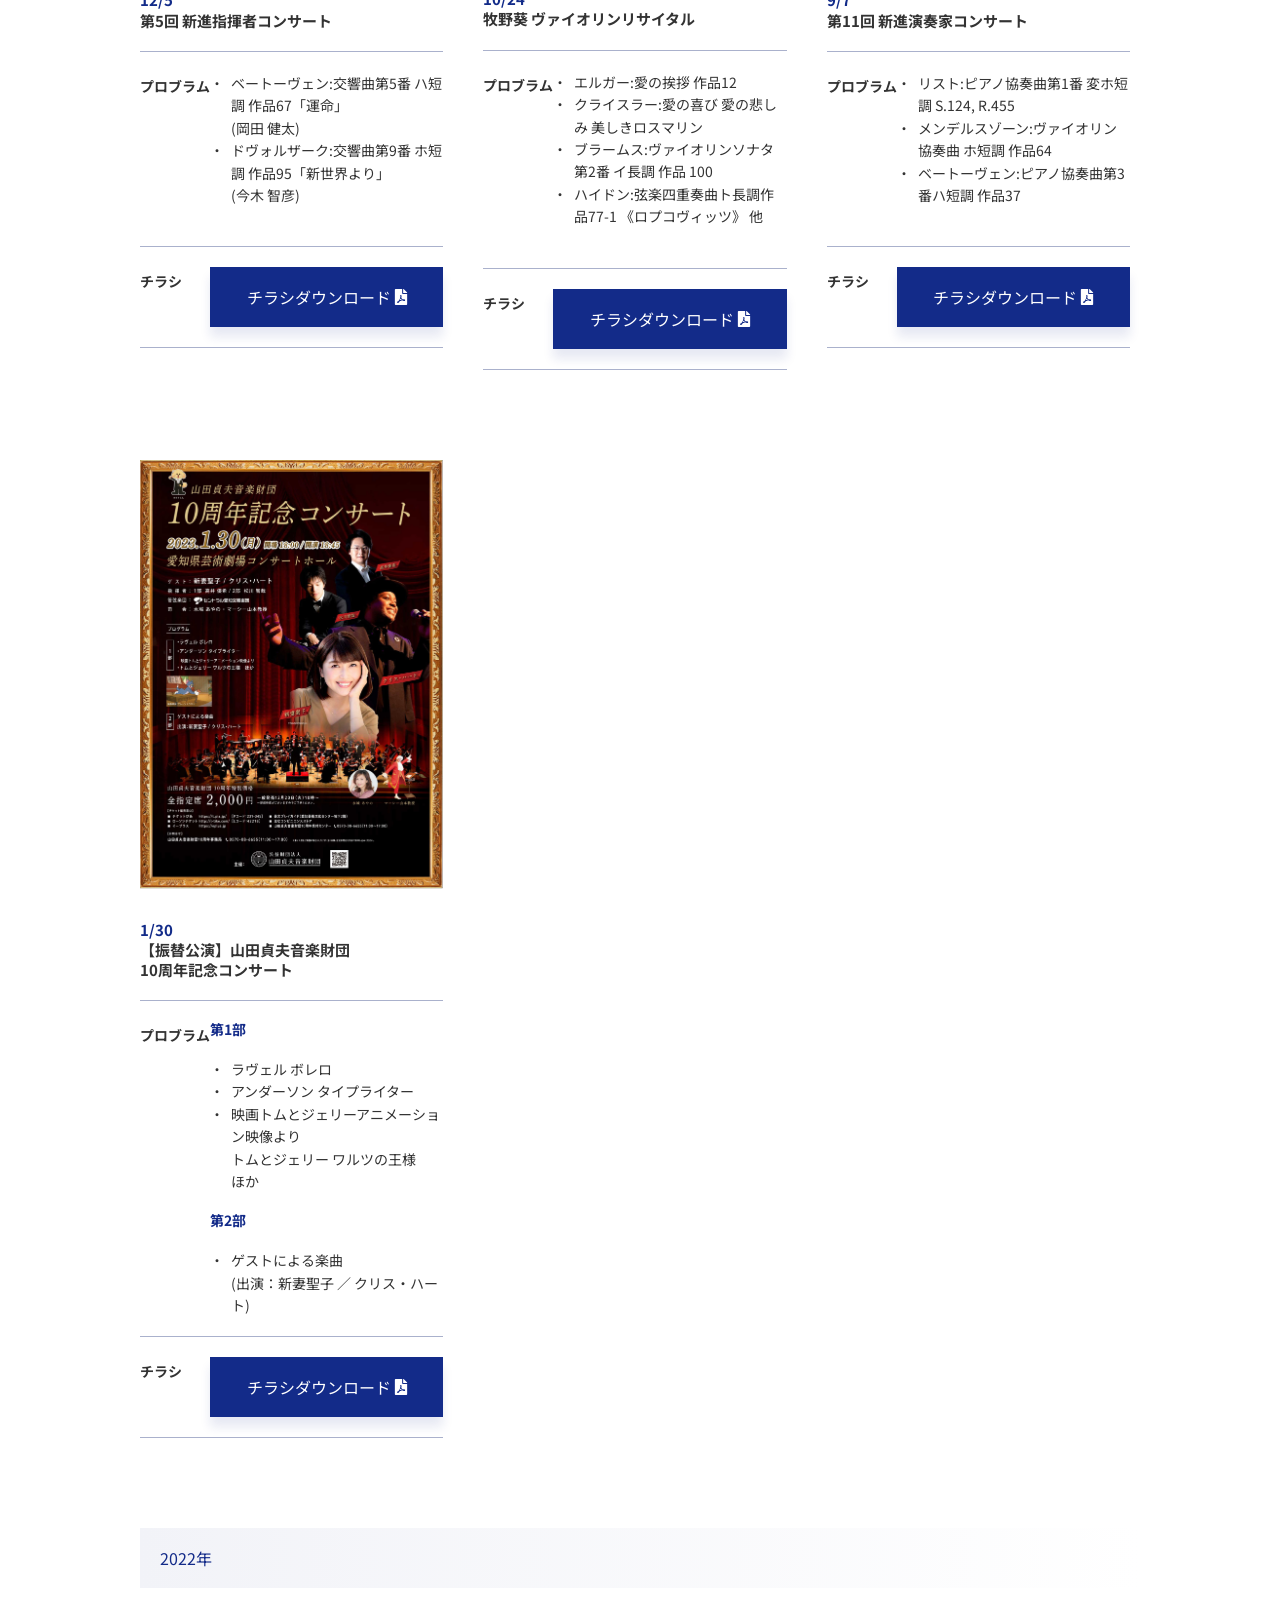
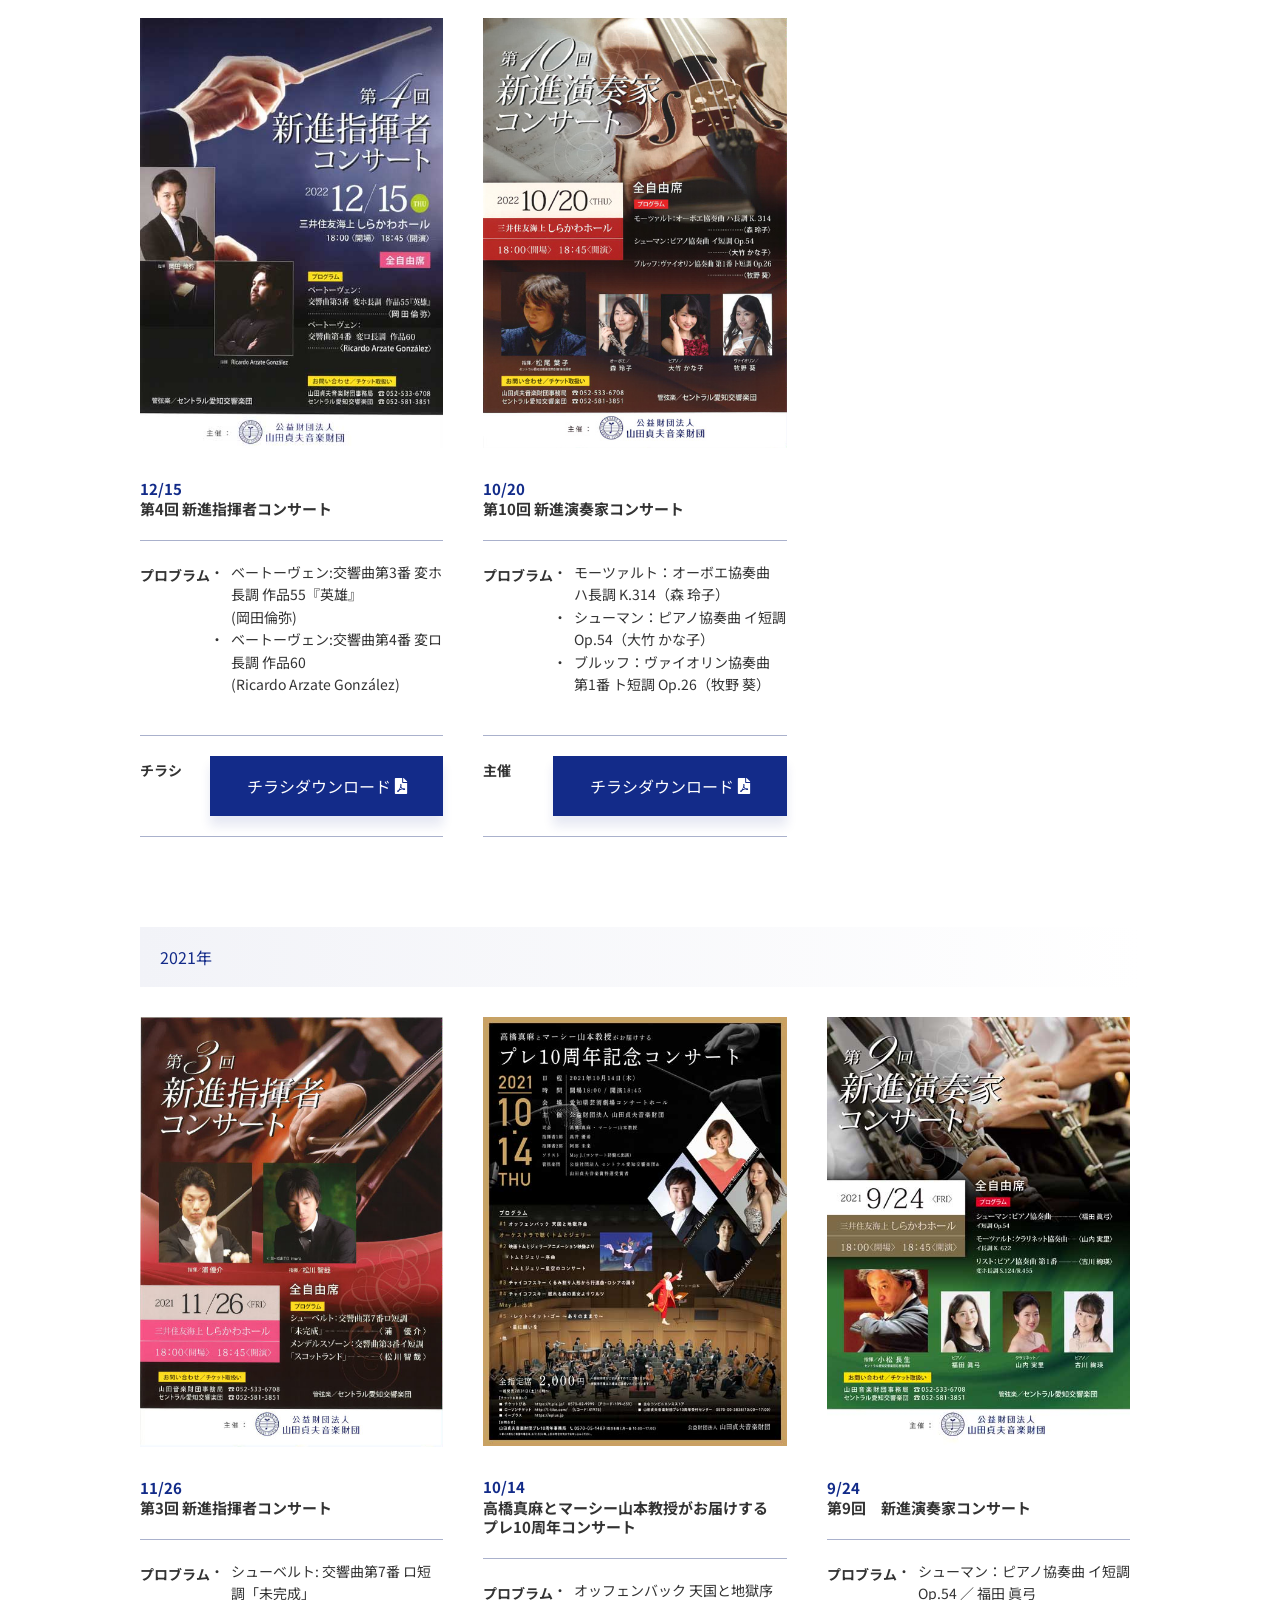
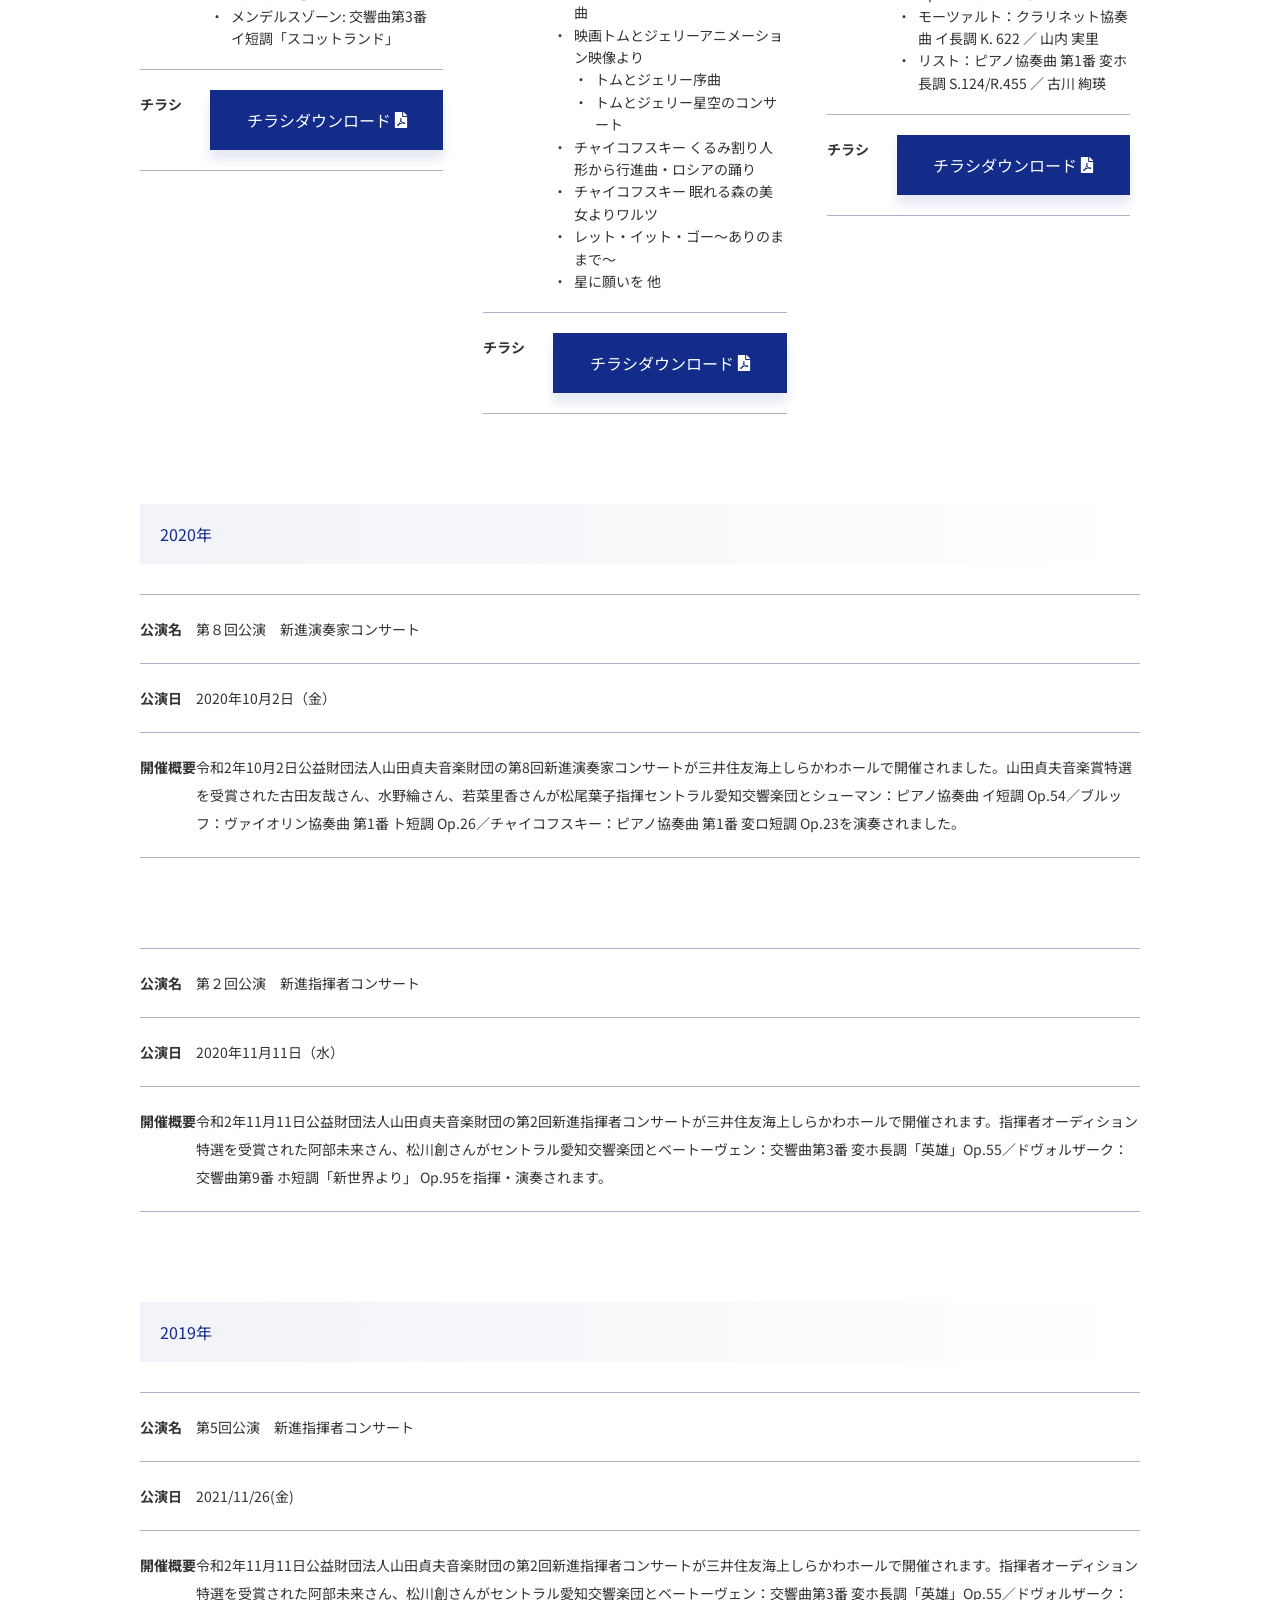
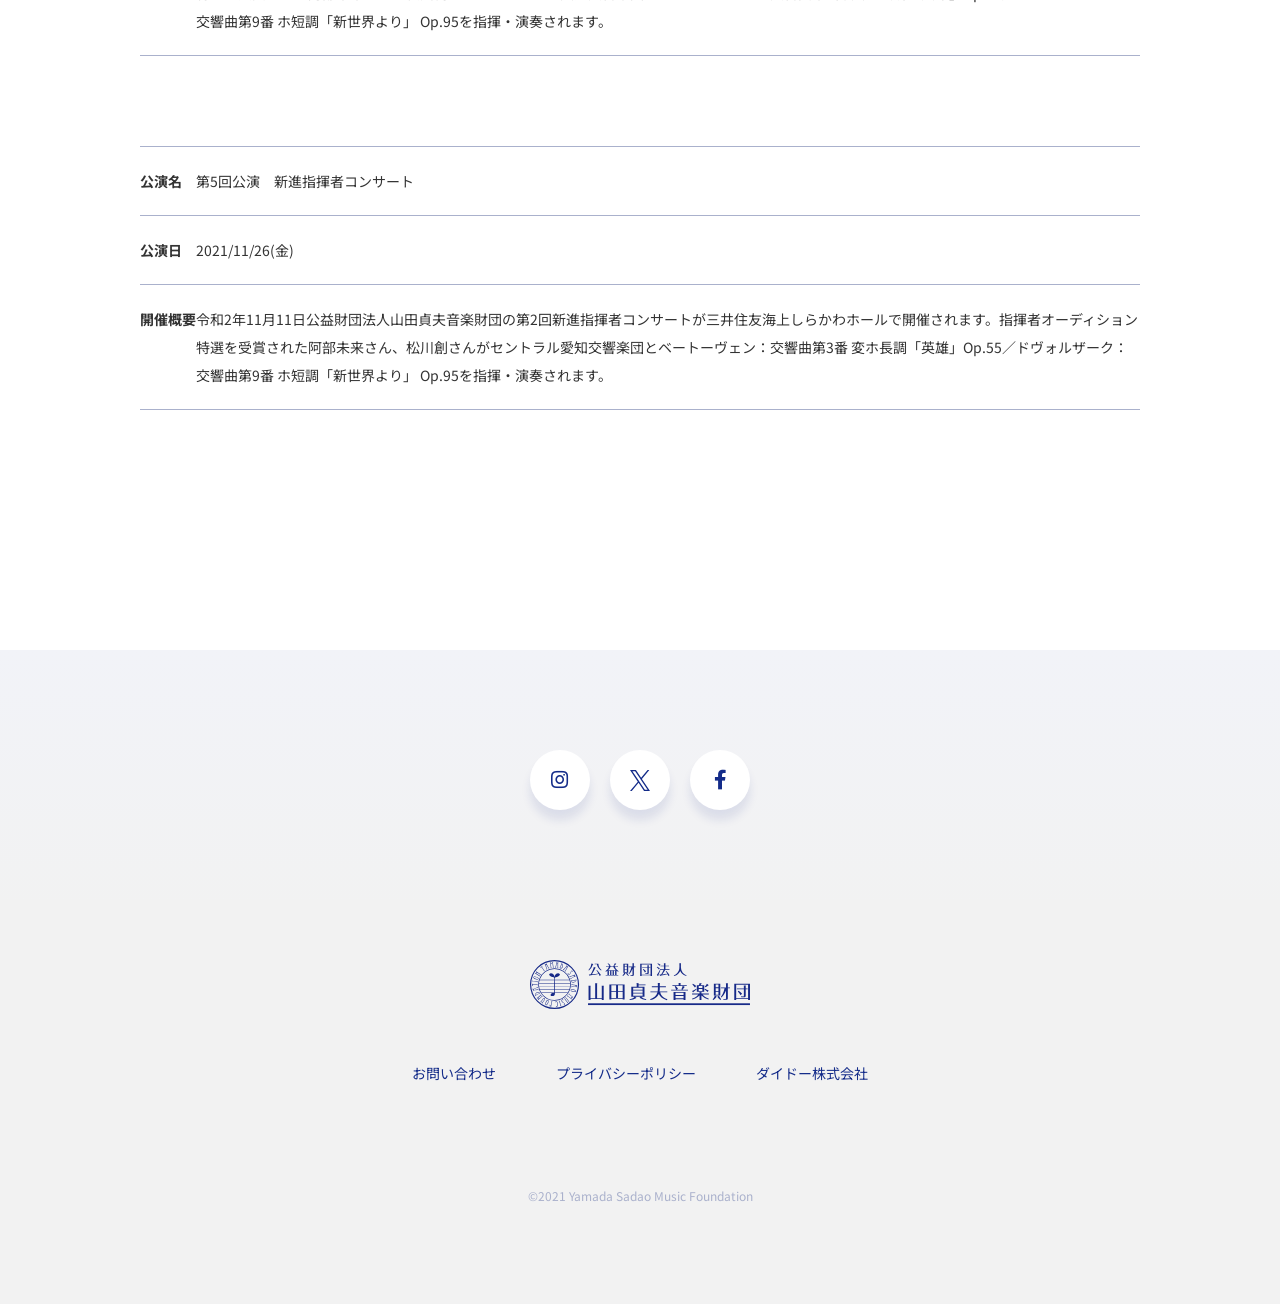
<file: concert.html>
<!doctype html>
<html lang="ja">
<head>
<!-- Google Tag Manager -->
<script>(function(w,d,s,l,i){w[l]=w[l]||[];w[l].push({'gtm.start':
new Date().getTime(),event:'gtm.js'});var f=d.getElementsByTagName(s)[0],
j=d.createElement(s),dl=l!='dataLayer'?'&l='+l:'';j.async=true;j.src=
'https://www.googletagmanager.com/gtm.js?id='+i+dl;f.parentNode.insertBefore(j,f);
})(window,document,'script','dataLayer','GTM-KJJCGCC');</script>
<!-- End Google Tag Manager -->
  <meta charset="utf-8">
  <meta name="viewport" content="width=device-width, initial-scale=1.0, viewport-fit=cover">
  <meta http-equiv="X-UA-Compatible" content="IE=edge">
  <meta name="format-detection" content="telephone=no">

  <!-- OGP設定 -->
<meta property="og:title" content="コンサート情報｜公益財団法人山田貞夫音楽財団">
<meta property="og:type" content="article">
<meta property="og:description" content="愛知県におけるクラシック音楽の振興並びに、演奏家をめざす将来有望な若い人たちを支援いたします。オーディション、コンクール、コンサートを開催し音楽文化水準の向上に寄与することを目的として活動しております。">
<meta property="og:url" content="https://www.daido-net.co.jp/foundation/concert.html">
<meta property="og:image" content="https://www.daido-net.co.jp/foundation/assets/images/icon/ogp.png">
<meta property="og:locale" content="ja_JP">
<meta property="og:site_name" content="公益財団法人山田貞夫音楽財団">
<!--<meta property="fb:app_id" content="facebookのappID">-->
<meta name="twitter:card" content="summary_large_image">
<meta name="twitter:site" content="＠tact_YSMF">
<!-- end/OGP設定 -->

  <link rel="shortcut icon" href="assets/images/icon/favicon.ico">
  <meta name="mobile-web-app-capable" content="yes">
  <link rel="icon" sizes="192x192" href="assets/images/icon/android-chrome-192x192.png">
  <meta name="apple-mobile-web-app-capable" content="yes">
  <link rel="apple-touch-icon" href="assets/images/icon/apple-touch-icon-144x144.png">
  <meta name="msapplication-TileImage" content="assets/images/icon/apple-touch-icon-144x144.png">
  <meta name="msapplication-TileColor" content="#132b89">
  <meta name="theme-color" content="#132b89">

  <script async src="assets/js/vender/picturefill.min.js"></script>

  <link rel="preconnect" href="https://fonts.gstatic.com">
<link href="https://fonts.googleapis.com/css2?family=Noto+Sans+JP:wght@300;400;700&display=swap" rel="stylesheet">
<link href="https://fonts.googleapis.com/css2?family=Playfair+Display&display=swap" rel="stylesheet">


<link rel="stylesheet" href="assets/js/vender/featherlight.min.css">

<link rel="stylesheet" href="assets/css/icons.css">
<link rel="stylesheet" href="assets/css/main.css">

  <title>コンサート情報｜公益財団法人山田貞夫音楽財団</title>
  <meta name="description" content="愛知県におけるクラシック音楽の振興並びに、演奏家をめざす将来有望な若い人たちを支援いたします。オーディション、コンクール、コンサートを開催し音楽文化水準の向上に寄与することを目的として活動しております。">
  <meta name="og:title" content="山田貞夫音楽財団について">
  <meta name="og:description" content="">
</head>
<body class="page-concert">
<!-- Google Tag Manager (noscript) -->
<noscript><iframe src="https://www.googletagmanager.com/ns.html?id=GTM-KJJCGCC"
height="0" width="0" style="display:none;visibility:hidden"></iframe></noscript>
<!-- End Google Tag Manager (noscript) -->
    <!-- inline SVG -->
  <svg class="u-image-svg-asset">
  </svg>
  <!-- /inline SVG -->

<div class="l-wrapper">

<header class="l-header">
  <div class="l-inner l-inner--max">
    <p class="p-branding">
      <a href="./index.html">
        <img class="p-branding__logo" src="assets/images/common/logo.svg" alt="公益財団法人　山田貞夫音楽財団　ロゴ画像" width="177" height="40">
        <span class="p-branding__text">YAMADA SADAO<br>MUSIC FOUNDATION</span>
      </a>
    </p>
    <button id="js-menu-toggle" class="l-header__menu-toggle">
      <div class="c-burger" aria-hidden="true" aria-label="メニュー"><span></span></div>
    </button>
    <nav id="js-menu" class="p-navi">
      <ul class="p-navi__list">
        <li class="p-navi__list__item">
          <a class="p-navi__list__link js-navi-accordion-toggle" href="about.html">
            <span class="en">ABOUT</span>
            <span class="jp">山田貞夫音楽財団について</span>
          </a>
          <ul class="p-navi__child">
            <li>
              <a class="p-navi__child__link" href="about.html">山田貞夫音楽財団について　トップ</a>
            </li>
            <li>
              <a class="p-navi__child__link" href="about.html#greeting">ご挨拶</a>
            </li>
            <li>
              <a class="p-navi__child__link" href="about.html#business">事業内容</a>
            </li>
            <li>
              <a class="p-navi__child__link" href="about.html#overview">概要</a>
            </li>
            <li>
              <a class="p-navi__child__link" href="about.html#map">地図</a>
            </li>
          </ul>
        </li>
        <li class="p-navi__list__item">
          <a class="p-navi__list__link js-navi-accordion-toggle" href="support.html">
            <span class="en">SUPPORT</span>
            <span class="jp">音楽家支援</span>
          </a>
          <ul class="p-navi__child">
            <li>
              <a class="p-navi__child__link" href="support.html">音楽家支援　トップ</a>
            </li>
              <li>
              <a class="p-navi__child__link" href="support.html#competition">新進演奏家コンクール</a>
            </li>
            <li>
              <a class="p-navi__child__link" href="support.html#audition">指揮者オーディション</a>
            </li>
            <li>
              <a class="p-navi__child__link" href="support.html#scholarship">奨学金の給付</a>
            </li>
            <li>
              <a class="p-navi__child__link" href="support.html#competitionee">受賞者・奨学生</a>
            </li>
          </ul>
        </li>
        <li class="p-navi__list__item">
          <a class="p-navi__list__link js-navi-accordion-toggle current concert" href="concert.html">
            <span class="en">CONCERT</span>
            <span class="jp">コンサート情報</span>
          </a>
          <ul class="p-navi__child">
            <li>
              <a class="p-navi__child__link" href="concert.html">コンサート情報　トップ</a>
            </li>
            <li>
              <a class="p-navi__child__link" href="concert.html#schedule">開催予定のコンサート</a>
            </li>
            <li>
              <a class="p-navi__child__link" href="concert.html#archives">これまでのコンサート</a>
            </li>
          </ul>
        </li>
        <li class="p-navi__list__item">
          <a class="p-navi__list__link" href="news.html">
            <span class="en">NEWS</span>
            <span class="jp">お知らせ</span>
          </a>
        </li>
        <li class="p-navi__list__item">
          <a class="p-navi__list__link" href="index.html#partner">
            <span class="en">PARTNER</span>
            <span class="jp">パートナー</span>
          </a>
        </li>
        <li class="p-navi__list__item">
          <a class="p-navi__list__link" href="report.html">
            <span class="en">REPORT</span>
            <span class="jp">活動レポート</span>
          </a>
        </li>
      </ul>
    </nav><!-- /.p-navi -->
  </div>
</header>
<!-- /.l-header -->

<main class="l-contents">
      <div class="p-page-title">
        <picture class="p-page-title__image">
          <source srcset="assets/images/kv-concert_pc.jpg" media="(min-width:750px)">
          <img src="assets/images/kv-concert_sp.jpg" alt="" width="355" height="244" loading="lazy">
        </picture>
        <div class="p-page-title__contents">
          <h1 class="p-page-title__contents__title">
            <span class="en">CONCERT</span>
            <span class="jp">コンサート情報</span>
          </h1>
          <div class="p-page-title__contents__breadcrumb">
<nav class="c-breadcrumb">
  <ol class="c-breadcrumb__list">
    <li class="c-breadcrumb__list__item"><a href="index.html">TOP</a></li>
    <li class="c-breadcrumb__list__item">コンサート情報</li>
  </ol>
</nav>
          </div>
        </div>
      </div><!-- /.p-page-title -->
      <div class="l-page-links">
        <div class="l-inner">
          <ul class="l-page-links__list">
            <li>
              <a class="js-pageScroll c-link-button c-link-button--white c-link-button--with-fa" href="#schedule">開催予定のコンサート<i class="fas fa-angle-down"></i></a>
            </li>
            <li>
              <a class="js-pageScroll c-link-button c-link-button--white c-link-button--with-fa" href="#archives">これまでのコンサート<i class="fas fa-angle-down"></i></a>
            </li>
          </ul>
        </div>
      </div>

    <section id="schedule" class="l-section">
      <div class="l-inner">
        <h2 class="l-inner--max c-heading--medium">開催予定のコンサート</h2>
        <!-- <div class="l-inner--max u-mb90">
          <p>2025年の公演はすべて終了いたしました。たくさんのご来場ありがとうございました。</p>
        </div> -->
        <!-- コンサート詳細
        <div id="251201_tsukasa-shimura" class="p-section-grid--right-image l-inner--nopadding l-inner--max u-mb90">
          <div class="p-section-grid__contents">
            <h2 class="c-heading-set--large">
              <span class="en">12/1</span>
              <span class="jp">第7回 新進指揮者コンサート</span>
              <span class="jp_s" style="margin-top: -20px;">ピアノソロ＆室内楽コンサート</span>
            </h2>
            <p class="lead u-text-color-caution">
              コンサートの当日券を若干数ですが会場受付にて12/1(月)18時から先着順で販売いたします。当日券についての詳細は下記までお問い合わせください。<br>
              TEL：052-533-6708
            </p>
            <table class="c-sptable">
              <tbody class="c-sptable__tbody">
                <tr class="c-sptable__tr">
                  <th class="c-sptable__th">公演日</th>
                  <td class="c-sptable__td">2025年12月1日（月）<br>開場：18時00分 /開演：18時45分</td>
                </tr>
                <tr class="c-sptable__tr">
                  <th class="c-sptable__th">会場</th>
                  <td class="c-sptable__td">名古屋市青少年文化センター アートピアホール<br>
                    （ <a href="https://maps.app.goo.gl/jfHbZZmxuLPQzx5J7">アクセスMAP <i class="fa-map-marker-alt"></i></a> ）
                    <ul class="c-list--simple u-mb20">
                      <li>地下鉄東山線・名城線「栄」下車、南へ徒歩7分<br>地下鉄名乗「矢場町」下車、5・6番出口より西へ徒歩5分</li>
                    </ul>
                  </td>
                </tr>
                <tr class="c-sptable__tr">
                  <th class="c-sptable__th">出演</th>
                  <td class="c-sptable__td">
                    <ul class="c-list--simple u-mb20">
                      <li>指揮：松村 詩史</li>
                      <li>管弦楽：セントラル愛知交響楽団</li>
                    </ul>
                  </td>
                </tr>
                <tr class="c-sptable__tr">
                  <th class="c-sptable__th">プロブラム</th>
                  <td class="c-sptable__td">
                    <ul class="c-list--simple u-mb20">
                      <li>シューベルト：交響曲第7番 ロ短調 D759 「未完成」</li>
                      <li>ベートーヴェン：交響曲第5番 ハ短調 Op.67 「運命」</li>
                    </ul>
                  </td>
                </tr>
                <tr class="c-sptable__tr">
                  <th class="c-sptable__th">チケット</th>
                  <td class="c-sptable__td">
                    <p>全席指定席 1,000円<br>※未就学児のお子さまの同伴・入場はご遠慮ください。</p>
                  </td>
                </tr>
                <tr class="c-sptable__tr">
                  <th class="c-sptable__th">お問合わせ<br>チケット取扱い</th>
                  <td class="c-sptable__td">
                    <p>山田貞夫音楽財団事務局<br>
                      TEL：052-533-6708<br>
                      MAIL：zaidan@daido-net.co.jp
                    </p>
                  </td>
                </tr>
                <tr class="c-sptable__tr">
                  <th class="c-sptable__th">主催</th>
                  <td class="c-sptable__td">
                    <p>公益財団法人 山田貞夫音楽財団</p>
                  </td>
                </tr>
              </tbody>
            </table>
            <a class="c-link-button c-link-button--blue c-link-button--medium"
              href="assets/pdf/concert/20251201_07-audition.pdf">チラシダウンロード&nbsp<i class="fas fa-file-pdf"></i></a>
          </div>
          <picture class="p-section-grid__image">
            <source srcset="assets/images/concert/audition_07-251201.jpg" media="(min-width:750px)">
            <img src="assets/images/concert/audition_07-251201.jpg" alt="第7回 新進指揮者コンサート" width="500" height="708"
              loading="lazy">
          </picture>
        </div> -->
        <!-- コンサート詳細 -->
        <div id="audition_08-261204" class="p-section-grid--right-image l-inner--nopadding l-inner--max u-mb90">
          <div class="p-section-grid__contents">
            <h2 class="c-heading-set--large">
              <span class="en">12/4</span>
              <span class="jp">第8回 新進指揮者コンサート</span>
            </h2>
            <p class="lead u-text-color-caution">
              第8回新進指揮者コンサートの当日券を若干数ですが会場受付にて12/4(金)17時30分から先着順で販売いたします（開場は18時00分です）。<br>
              当日券についての詳細は下記までお問い合わせください。<br>
              TEL：052-533-6708
            </p>
            <table class="c-sptable">
              <tbody class="c-sptable__tbody">
                <tr class="c-sptable__tr">
                  <th class="c-sptable__th">公演日</th>
                  <td class="c-sptable__td">2026年12月4日（金）<br>開場：18時00分 /開演：18時45分</td>
                </tr>
                <tr class="c-sptable__tr">
                  <th class="c-sptable__th">会場</th>
                  <td class="c-sptable__td">しらかわホール<br>
                    〒460-0008 名古屋市中区栄2-9-15
                    <ul class="c-list--simple u-mb20">
                      <li>地下鉄東山線・鶴舞線 伏見駅から徒歩4分</li>
                    </ul>
                  </td>
                </tr>
                <tr class="c-sptable__tr">
                  <th class="c-sptable__th">出演</th>
                  <td class="c-sptable__td">
                    <ul class="c-list--simple u-mb20">
                      <li>指揮：澤村 杏太朗</li>
                      <li>管弦楽：セントラル愛知交響楽団</li>
                    </ul>
                  </td>
                </tr>
                <tr class="c-sptable__tr">
                  <th class="c-sptable__th">プロブラム</th>
                  <td class="c-sptable__td">
                    <ul class="c-list--simple u-mb20">
                      <li>ベートーヴェン：交響曲 第4番 変ロ長調 作品60</li>
                      <li>ベートーヴェン：交響曲 第5番 ハ短調「運命」作品67</li>
                    </ul>
                  </td>
                </tr>
                <tr class="c-sptable__tr">
                  <th class="c-sptable__th">チケット</th>
                  <td class="c-sptable__td">
                    <p>全席自由席 1,000円<br>※未就学児のお子さまの同伴・入場はご遠慮ください。</p>
                  </td>
                </tr>
                <tr class="c-sptable__tr">
                  <th class="c-sptable__th">お問合わせ<br>チケット取扱い</th>
                  <td class="c-sptable__td">
                    <p>山田貞夫音楽財団事務局<br>
                      TEL：052-533-6708<br>
                      MAIL：zaidan@daido-net.co.jp
                    </p>
                  </td>
                </tr>
                <tr class="c-sptable__tr">
                  <th class="c-sptable__th">主催</th>
                  <td class="c-sptable__td">
                    <p>公益財団法人 山田貞夫音楽財団</p>
                  </td>
                </tr>
              </tbody>
            </table>
            <a class="c-link-button c-link-button--blue c-link-button--medium"
              href="assets/pdf/concert/20261204_08-audition.pdf">チラシダウンロード&nbsp<i class="fas fa-file-pdf"></i></a>
          </div>
          <picture class="p-section-grid__image">
            <source srcset="assets/images/concert/audition_08-261204.jpg" media="(min-width:750px)">
            <img src="assets/images/concert/audition_08-261204.jpg" alt="第8回 新進指揮者コンサート" width="500" height="708"
              loading="lazy">
          </picture>
        </div>
      </div>
      </section>

  <section id="archives" class="l-inner l-section">
  <h2 class="c-heading--medium">これまでのコンサート</h2>
      <ul class="archives-list">
        <li><a href="#y-2026">2026年</a></li>
        <li><a href="#y-2025">2025年</a></li>
        <li><a href="#y-2024">2024年</a></li>
        <li><a href="#y-2023">2023年</a></li>
        <li><a href="#y-2022">2022年</a></li>
        <li><a href="#y-2021">2021年</a></li>
        <li><a href="#y-2022">2020年</a></li>
        <li><a href="#y-2021">2019年</a></li>
      </ul>
<h3 id="y-2026" class="c-heading--small">2026年</h3>
<section class="archives_yearBox">
  <div id="260902_urara_shimizu" class="p-section-grid--right-image l-inner--nopadding l-inner--max u-mb90">
    <h2 class="c-heading-set--large">
      <span class="en">9/2</span>
      <span class="jp">清水麗楽</span>
      <span class="jp_s" style="margin-top: -20px;">ヴァイオリンリサイタル</span>
    </h2>
    <table class="c-sptable">
      <tbody class="c-sptable__tbody">
        <tr class="c-sptable__tr">
          <th class="c-sptable__th">公演日</th>
          <td class="c-sptable__td">2026年9月2日（水）<br>開場：18時15分 /開演：18時45分</td>
        </tr>
        <tr class="c-sptable__tr">
          <th class="c-sptable__th">プロブラム</th>
          <td class="c-sptable__td">
            <ul class="c-list--simple u-mb20">
              <li>ヘンデル・ヴァイオリンソナタ第4番 ニ長調</li>
              <li>エルガー・朝の歌</li>
              <li>バツェヴィチ・Mazovian Dance</li>
              <li>ベートーヴェン・ヴァイオリンソナタ第5番 ヘ長調〈春〉</li>
              <li>タイユフェール・ピアノ三重奏曲 ほか</li>
            </ul>
            <p>ヴァイオリン：清水 麗楽<br>ピアノ：安成 紅音<br>チェロ：堀田 祐司</p>
          </td>
        </tr>
        <tr class="c-sptable__tr">
          <th class="c-sptable__th">チラシ</th>
          <td class="c-sptable__td">
            <a class="c-link-button c-link-button--blue c-link-button--small"
              href="assets/pdf/concert/260902_urara_shimizu.pdf">チラシダウンロード&nbsp<i class="fas fa-file-pdf"></i></a>
          </td>
        </tr>
      </tbody>
    </table>
    <picture class="p-section-grid__image">
      <source srcset="assets/images/concert/260902_urara_shimizu.jpg" media="(min-width:750px)">
      <img src="assets/images/concert/260902_urara_shimizu.jpg" alt="清水麗楽 ヴァイオリンリサイタル" width="500" height="708"
        loading="lazy">
    </picture>
  </div>

  <div id="competition_14-260929" class="p-section-grid--right-image l-inner--nopadding l-inner--max u-mb90">
    <h2 class="c-heading-set--large">
      <span class="en">9/29</span>
      <span class="jp_s">第14回</span>
      <span class="jp">新進演奏家コンサート</span>
    </h2>
    <table class="c-sptable">
      <tbody class="c-sptable__tbody">
        <tr class="c-sptable__tr">
          <th class="c-sptable__th">公演日</th>
          <td class="c-sptable__td">2026年9月29日（火）<br>開場：18時00分 /開演：18時45分</td>
        </tr>
        <tr class="c-sptable__tr">
          <th class="c-sptable__th">プロブラム</th>
          <td class="c-sptable__td">
            <ul class="c-list--simple u-mb20">
              <li>モーツァルト：クラリネット協奏曲 イ長調 K.622〈樋口 杏奈〉</li>
              <li>ベートーヴェン：ピアノ協奏曲第4番 ト長調 Op.58〈永田 美香子〉</li>
              <li>グリーグ：ピアノ協奏曲 イ短調 Op.16〈石川 奈々歩〉</li>
            </ul>
            <p>クラリネット：樋口 杏奈<br>ピアノ：永田 美香子<br>ピアノ：石川 奈々歩<br>指揮：松尾 葉子<br>管弦楽：セントラル愛知交響楽団</p>
          </td>
        </tr>
        <tr class="c-sptable__tr">
          <th class="c-sptable__th">チラシ</th>
          <td class="c-sptable__td">
            <a class="c-link-button c-link-button--blue c-link-button--small"
              href="assets/pdf/concert/competition_14-260929.pdf">チラシダウンロード&nbsp<i class="fas fa-file-pdf"></i></a>
          </td>
        </tr>
      </tbody>
    </table>
    <picture class="p-section-grid__image">
      <source srcset="assets/images/concert/competition_14-260929.jpg" media="(min-width:750px)">
      <img src="assets/images/concert/competition_14-260929.jpg" alt="第14回 新進演奏家コンサート" width="500" height="708"
        loading="lazy">
    </picture>
  </div>
</section>

<h3 id="y-2025" class="c-heading--small">2025年</h3>
<section class="archives_yearBox">
  <!-- <div id="audition_06-241202" class="p-section-grid--right-image l-inner--nopadding l-inner--max u-mb90">
    <h2 class="c-heading-set--large">
      <span class="en">12/2</span>
      <span class="jp_s">第6回</span>
      <span class="jp">新進指揮者コンサート</span>
    </h2>
    <table class="c-sptable">
      <tbody class="c-sptable__tbody">
        <tr class="c-sptable__tr">
          <th class="c-sptable__th">プロブラム</th>
          <td class="c-sptable__td">
            <ul class="c-list--simple u-mb20">
              <li>モーツァルト :歌劇『フィガロの結婚』序曲</li>
              <li>モーツァルト :交響曲第40番 ト短調 K.550</li>
              <li>メンデルスゾーン:交響曲第4番イ長調 作品90 『イタリア』</li>
            </ul>
          </td>
        </tr>
        <tr class="c-sptable__tr">
          <th class="c-sptable__th">チラシ</th>
          <td class="c-sptable__td">
            <a class="c-link-button c-link-button--blue c-link-button--small"
              href="assets/pdf/concert/20241202_06-audition.pdf">チラシダウンロード&nbsp<i class="fas fa-file-pdf"></i></a>
          </td>
        </tr>
      </tbody>
    </table>
    <picture class="p-section-grid__image">
      <source srcset="assets/images/concert/audition_06-241202.jpg" media="(min-width:750px)">
      <img src="assets/images/concert/audition_06-241202.jpg" alt="第6回 新進指揮者コンサート" width="500" height="708"
        loading="lazy">
    </picture>
  </div> -->
  <!-- <div id="241031_asami-inakagata" class="p-section-grid--right-image l-inner--nopadding l-inner--max u-mb90">
    <h2 class="c-heading-set--large">
      <span class="en">10/31</span>
      <span class="jp">田舎片麻未 ピアノソロ＆室内楽コンサート</span>
    </h2>
    <table class="c-sptable">
      <tbody class="c-sptable__tbody">
        <tr class="c-sptable__tr">
          <th class="c-sptable__th">プロブラム</th>
          <td class="c-sptable__td">
            <ul class="c-list--simple">
              <li>リスト:<br>「愛の夢」 第3番</li>
              <li>ベートーヴェン:<br>ピアノソナタ第23番 「熱情」 へ短調 Op.57</li>
              <li>モーツァルト:<br>ピアノ四重奏曲 第1番 ト短調 K.478</li>
            </ul>
          </td>
        </tr>
        <tr>
          <th class="c-sptable__th">チラシ</th>
          <td class="c-sptable__td"><a class="c-link-button c-link-button--blue c-link-button--small"
              href="assets/pdf/concert/241031_asami-inakagata.pdf">チラシダウンロード&nbsp<i class="fas fa-file-pdf"></i></a>
          </td>
        </tr>
      </tbody>
    </table>
    <picture class="p-section-grid__image">
      <source srcset="assets/images/concert/241031_asami-inakagata_omote.jpg" media="(min-width:750px)">
      <img src="assets/images/concert/241031_asami-inakagata_omote.jpg" alt="田舎片麻未 ピアノソロ＆室内楽コンサート" width="500"
        height="708" loading="lazy">
    </picture>
  </div> -->
  <div id="251201_tsukasa-shimura" class="p-section-grid--right-image l-inner--nopadding l-inner--max u-mb90">
    <h2 class="c-heading-set--large">
      <span class="en">12/1</span>
      <span class="jp">第7回 新進指揮者コンサート</span>
    </h2>
    <table class="c-sptable">
      <tbody class="c-sptable__tbody">
        <tr class="c-sptable__tr">
          <th class="c-sptable__th">公演日</th>
          <td class="c-sptable__td">2025年12月1日（月）<br>開場：18時00分 /開演：18時45分</td>
        </tr>
        <tr class="c-sptable__tr">
          <th class="c-sptable__th">プロブラム</th>
          <td class="c-sptable__td">
            <ul class="c-list--simple u-mb20">
              <li>シューベルト：交響曲第7番 ロ短調 D759 「未完成」</li>
              <li>ベートーヴェン：交響曲第5番 ハ短調 Op.67 「運命」</li>
            </ul>
          </td>
        </tr>
        <tr class="c-sptable__tr">
          <th class="c-sptable__th">チラシ</th>
          <td class="c-sptable__td">
            <a class="c-link-button c-link-button--blue c-link-button--medium"
              href="assets/pdf/concert/20251201_07-audition.pdf">チラシダウンロード&nbsp<i class="fas fa-file-pdf"></i></a>
          </td>
        </tr>
      </tbody>
    </table>
    <picture class="p-section-grid__image">
      <source srcset="assets/images/concert/audition_07-251201.jpg" media="(min-width:750px)">
      <img src="assets/images/concert/audition_07-251201.jpg" alt="第7回 新進指揮者コンサート" width="500" height="708"
        loading="lazy">
    </picture>
  </div>

  <div id="competition_13-250926" class="p-section-grid--right-image l-inner--nopadding l-inner--max u-mb90">
    <h2 class="c-heading-set--large">
      <span class="en">9/26</span>
      <span class="jp_s">第13回</span>
      <span class="jp">新進演奏家コンサート</span>
    </h2>
    <table class="c-sptable">
      <tbody class="c-sptable__tbody">
        <tr class="c-sptable__tr">
          <th class="c-sptable__th">プロブラム</th>
          <td class="c-sptable__td">
            <ul class="c-list--simple u-mb20">
              <li>モーツァルト：<br>ヴァイオリン協奏曲 第5番 イ長調 K.219 「トルコ風」<br>〈清水 麗楽〉</li>
              <li>モーツァルト：<br>クラリネット協奏曲 イ長調 K.622<br>〈滑川 敬一〉</li>
              <li>メンデルスゾーン：<br>ヴァイオリン協奏曲 ホ短調 作品64<br>〈福場 桜子〉</li>
            </ul>
            <p>指揮：小松 長生<br>管弦楽：セントラル愛知交響楽団</p>
          </td>
        </tr>
        <tr class="c-sptable__tr">
          <th class="c-sptable__th">チラシ</th>
          <td class="c-sptable__td">
            <a class="c-link-button c-link-button--blue c-link-button--small"
              href="assets/pdf/concert/competition_13-250926.pdf">
              PDFダウンロード&nbsp<i class="fas fa-file-pdf"></i></a>
          </td>
        </tr>
      </tbody>
    </table>
    <picture class="p-section-grid__image">
      <source srcset="assets/images/concert/competition_13-250926.jpg" media="(min-width:750px)">
      <img src="assets/images/concert/competition_13-250926.jpg" alt="第13回　新進演奏家コンサート" width="500" height="708"
        loading="lazy">
    </picture>
  </div>

  <div id="251015_tsukasa-shimura" class="p-section-grid--right-image l-inner--nopadding l-inner--max u-mb90">
      <h2 class="c-heading-set--large">
        <span class="en">10/15</span>
        <span class="jp">志村 宰</span>
        <span class="jp_s" style="margin-top: -20px;">ピアノソロ＆室内楽コンサート</span>
      </h2>
      <table class="c-sptable">
        <tbody class="c-sptable__tbody">
          <tr class="c-sptable__tr">
            <th class="c-sptable__th">プロブラム</th>
            <td class="c-sptable__td">
              <ul class="c-list--simple u-mb20">
                <li>第1部 ピアノソロ
                  <ul>
                    <li>ドビュッシー：アラベスク 第1番 ・第2番</li>
                    <li>ショスタコーヴィチ：24の前奏曲とフーガ 抜粋</li>
                  </ul>
                </li>
                <li>第2部 室内楽
                  <ul>
                    <li>ドビュッシー：ピアノ三重奏曲ト長調</li>
                  </ul>
                </li>
              </ul>
            </td>
          </tr>
          <tr class="c-sptable__tr">
            <th class="c-sptable__th">チラシ</th>
            <td class="c-sptable__td">
                <a class="c-link-button c-link-button--blue c-link-button--small" href="assets/pdf/concert/251015_tsukasa-shimura.pdf">
                  PDFダウンロード&nbsp<i class="fas fa-file-pdf"></i></a>
            </td>
          </tr>
        </tbody>
      </table>
    <picture class="p-section-grid__image">
      <source srcset="assets/images/concert/251015_tsukasa-shimura.jpg" media="(min-width:750px)">
      <img src="assets/images/concert/251015_tsukasa-shimura.jpg" alt="志村 宰  ピアノソロ＆室内楽コンサート" width="500" height="708"
        loading="lazy">
    </picture>
  </div>



</section>

  <h3 id="y-2024" class="c-heading--small">2024年</h3>
  <section class="archives_yearBox">
  <div id="audition_06-241202" class="p-section-grid--right-image l-inner--nopadding l-inner--max u-mb90">
                <h2 class="c-heading-set--large">
                  <span class="en">12/2</span>
                  <span class="jp_s">第6回</span>
                  <span class="jp">新進指揮者コンサート</span>
                </h2>
                <table class="c-sptable">
                  <tbody class="c-sptable__tbody">
                    <tr class="c-sptable__tr">
                      <th class="c-sptable__th">プロブラム</th>
                      <td class="c-sptable__td">
                        <ul class="c-list--simple u-mb20">
                          <li>モーツァルト :歌劇『フィガロの結婚』序曲</li>
                          <li>モーツァルト :交響曲第40番 ト短調 K.550</li>
                          <li>メンデルスゾーン:交響曲第4番イ長調 作品90 『イタリア』</li>
                        </ul>
                      </td>
                    </tr>
                    <tr class="c-sptable__tr">
                      <th class="c-sptable__th">チラシ</th>
                      <td class="c-sptable__td">
                <a class="c-link-button c-link-button--blue c-link-button--small"
                  href="assets/pdf/concert/20241202_06-audition.pdf">チラシダウンロード&nbsp<i class="fas fa-file-pdf"></i></a>
                      </td>
                    </tr>
                  </tbody>
                </table>
              <picture class="p-section-grid__image">
                <source srcset="assets/images/concert/audition_06-241202.jpg" media="(min-width:750px)">
                <img src="assets/images/concert/audition_06-241202.jpg" alt="第6回 新進指揮者コンサート" width="500" height="708"
                  loading="lazy">
              </picture>
  </div>
  <div id="241031_asami-inakagata" class="p-section-grid--right-image l-inner--nopadding l-inner--max u-mb90">
              <h2 class="c-heading-set--large">
                <span class="en">10/31</span>
                <span class="jp">田舎片麻未 ピアノソロ＆室内楽コンサート</span>
              </h2>
              <table class="c-sptable">
                <tbody class="c-sptable__tbody">
                  <tr class="c-sptable__tr">
                    <th class="c-sptable__th">プロブラム</th>
                    <td class="c-sptable__td">
                      <ul class="c-list--simple">
                        <li>リスト:<br>「愛の夢」 第3番</li>
                        <li>ベートーヴェン:<br>ピアノソナタ第23番 「熱情」 へ短調 Op.57</li>
                        <li>モーツァルト:<br>ピアノ四重奏曲 第1番 ト短調 K.478</li>
                      </ul>
                    </td>
                  </tr>
                  <tr>
                      <th class="c-sptable__th">チラシ</th>
                      <td class="c-sptable__td"><a class="c-link-button c-link-button--blue c-link-button--small"
                        href="assets/pdf/concert/241031_asami-inakagata.pdf">チラシダウンロード&nbsp<i class="fas fa-file-pdf"></i></a></td>
                  </tr>
                </tbody>
              </table>
              <picture class="p-section-grid__image">
                <source srcset="assets/images/concert/241031_asami-inakagata_omote.jpg" media="(min-width:750px)">
                <img src="assets/images/concert/241031_asami-inakagata_omote.jpg" alt="田舎片麻未 ピアノソロ＆室内楽コンサート" width="500" height="708" loading="lazy">
              </picture>
  </div>
  <div id="competition_12-240930" class="p-section-grid--right-image l-inner--nopadding l-inner--max u-mb90">
              <h2 class="c-heading-set--large">
                <span class="en">9/30</span>
                <span class="jp_s">第12回</span>
                <span class="jp">新進演奏家コンサート</span>
              </h2>
              <table class="c-sptable">
                <tbody class="c-sptable__tbody">
                  <tr class="c-sptable__tr">
                    <th class="c-sptable__th">プロブラム</th>
                    <td class="c-sptable__td">
                      <ul class="c-list--simple u-mb20">
                        <li>ブルッフ:ヴァイオリン協奏曲第1番ト短調 作品26･･･関谷 まり</li>
                        <li>モーツァルト:歌劇「魔笛」序曲 K.620</li>
                        <li>モーツァルト:ピアノ協奏曲第20番ニ短調K.466･･･志村 宰</li>
                      </ul>
                      <p>管弦楽/セントラル愛知交響楽団</p>
                    </td>
                  </tr>
                  <tr class="c-sptable__tr">
                    <th class="c-sptable__th">チラシ</th>
                    <td class="c-sptable__td">
                      <a  class="c-link-button c-link-button--blue c-link-button--small" href="assets/pdf/concert/competition_12-240930.pdf">
                        PDFダウンロード&nbsp<i class="fas fa-file-pdf"></i></a></td>
                  </tr>
                </tbody>
              </table>
              <picture class="p-section-grid__image">
                <source srcset="assets/images/concert/competition_12-240930.jpg" media="(min-width:750px)">
                <img src="assets/images/concert/competition_12-240930.jpg" alt="第12回　新進演奏家コンサート" width="500" height="708"
                  loading="lazy">
              </picture>
  </div>
  </section>

  <h3 id="y-2023" class="c-heading--small">2023年</h3>
  <section class="archives_yearBox">
    <div class="p-section-grid--right-image l-inner--nopadding l-inner--max u-mb90">
              <h2 class="c-heading-set--large">
                <span class="en">12/5</span>
                <span class="jp_s">第5回</span>
                <span class="jp">新進指揮者コンサート</span>
              </h2>
              <table class="c-sptable">
                <tbody class="c-sptable__tbody">
                  <tr class="c-sptable__tr">
                    <th class="c-sptable__th">プロブラム</th>
                    <td class="c-sptable__td">
                    <ul class="c-list--simple u-mb20">
                      <li>ベートーヴェン:交響曲第5番 ハ短調 作品67「運命」<br>(岡田 健太)</li>
                      <li>ドヴォルザーク:交響曲第9番 ホ短調 作品95「新世界より」<br>(今木 智彦)</li>
                    </ul>
                  </td>
                  </tr>
                  <tr class="c-sptable__tr">
                    <th class="c-sptable__th">チラシ</th>
                    <td class="c-sptable__td"><a class="c-link-button c-link-button--blue c-link-button--small"
                      href="assets/pdf/concert/20231205_05-audition.pdf">チラシダウンロード&nbsp<i class="fas fa-file-pdf"></i></a>
                    </td>
                  </tr>
                </tbody>
              </table>
                        
            <picture class="p-section-grid__image">
              <source srcset="assets/images/concert/audition_05-231205.jpg" media="(min-width:750px)">
              <img src="assets/images/concert/audition_05-231205.jpg" alt="第5回 新進指揮者コンサート" width="500" height="708" loading="lazy">
            </picture>
    </div> 
    <div class="p-section-grid--right-image l-inner--nopadding l-inner--max u-mb90">
              <h2 class="c-heading-set--large">
                <span class="en">10/24</span>
                <span class="jp">牧野葵 ヴァイオリンリサイタル</span>
              </h2>
              <table class="c-sptable">
                <tbody class="c-sptable__tbody">
                  <tr class="c-sptable__tr">
                    <th class="c-sptable__th">プロブラム</th>
                    <td class="c-sptable__td">
                    <ul class="c-list--simple u-mb20">
                      <li>エルガー:愛の挨拶 作品12</li>
                      <li>クライスラー:愛の喜び 愛の悲しみ 美しきロスマリン</li>
                      <li>ブラームス:ヴァイオリンソナタ第2番 イ長調 作品 100</li>
                      <li>ハイドン:弦楽四重奏曲ト長調作品77-1 《ロプコヴィッツ》 他</li>
                    </ul>
                  </td>
                  </tr>
                  <tr class="c-sptable__tr">
                    <th class="c-sptable__th">チラシ</th>
                    <td class="c-sptable__td"><a class="c-link-button c-link-button--blue c-link-button--small"
                      href="assets/pdf/concert/231024_aoi-makino.pdf">チラシダウンロード&nbsp<i class="fas fa-file-pdf"></i></a>
                    </td>
                  </tr>
                </tbody>
              </table>
            <picture class="p-section-grid__image">
              <source srcset="assets/images/concert/231024_aoi-makino_omote.jpg" media="(min-width:750px)">
              <img src="assets/images/concert/231024_aoi-makino_omote.jpg" alt="牧野葵 ヴァイオリンリサイタル" width="500" height="706" loading="lazy">
            </picture>
    </div>
    <div class="p-section-grid--right-image l-inner--nopadding l-inner--max u-mb90">
              <h2 class="c-heading-set--large">
                <span class="en">9/7</span>
                <span class="jp_s">第11回</span>
                <span class="jp">新進演奏家コンサート</span>
              </h2>
              <table class="c-sptable">
                <tbody class="c-sptable__tbody">
                  <tr class="c-sptable__tr">
                    <th class="c-sptable__th">プロブラム</th>
                    <td class="c-sptable__td">
                    <ul class="c-list--simple u-mb20">
                      <li>リスト:ピアノ協奏曲第1番 変ホ短調 S.124, R.455</li>
                      <li>メンデルスゾーン:ヴァイオリン協奏曲 ホ短調 作品64</li>
                      <li>ベートーヴェン:ピアノ協奏曲第3番ハ短調 作品37</li>
                    </ul>
                  </td>
                  </tr>
                  <tr class="c-sptable__tr">
                    <th class="c-sptable__th">チラシ</th>
                    <td class="c-sptable__td"><a class="c-link-button c-link-button--blue c-link-button--small"
                      href="assets/pdf/concert/competition_11-230907.pdf">チラシダウンロード&nbsp<i class="fas fa-file-pdf"></i></a>
                    </td>
                  </tr>
                </tbody>
              </table>
            <picture class="p-section-grid__image">
              <source srcset="assets/images/concert/competition_11-230907.jpg" media="(min-width:750px)">
              <img src="assets/images/concert/competition_11-230907.jpg" alt="第11回 新進演奏家コンサート" width="500" height="708" loading="lazy">
            </picture>
    </div>          
    <div class="p-section-grid--right-image l-inner--nopadding l-inner--max u-mb90">
              <h2 class="c-heading-set--large">
                <span class="en">1/30</span>
                <span class="jp_s">【振替公演】山田貞夫音楽財団</span>
                <span class="jp">10周年記念コンサート</span>
              </h2>
              <table class="c-sptable">
                <tbody class="c-sptable__tbody">
                  <tr class="c-sptable__tr">
                    <th class="c-sptable__th">プロブラム</th>
                    <td class="c-sptable__td">
                      <h5 class="c-heading--mini">第1部</h5>
                    <ul class="c-list--simple u-mb20">
                      <li>ラヴェル ボレロ</li>
                      <li>アンダーソン タイプライター</li>
                      <li>映画トムとジェリーアニメーション映像より<br>トムとジェリー ワルツの王様<br>ほか</li>
                    </ul>
                      <h5 class="c-heading--mini">第2部</h5>
                    <ul class="c-list--simple">
                      <li>ゲストによる楽曲<br>(出演：新妻聖子 ／ クリス・ハート)</li>
                    </ul>
                  </td>
                  </tr>
                  <tr class="c-sptable__tr">
                    <th class="c-sptable__th">チラシ</th>
                    <td class="c-sptable__td"><a class="c-link-button c-link-button--blue c-link-button--small" href="assets/pdf/concert/230130_10th_anniv_concert.pdf">チラシダウンロード&nbsp<i class="fas fa-file-pdf"></i></a></td>
                  </tr>
                </tbody>
              </table>
            <picture class="p-section-grid__image">
              <source srcset="assets/images/concert/230130_10th_anniv_concert-01.jpg" media="(min-width:750px)">
              <img src="assets/images/concert/230130_10th_anniv_concert-01.jpg" alt="10周年コンサート チラシ" width="500" height="708" loading="lazy">
            </picture>
    </div>
  </section>

  <h3 id="y-2022" class="c-heading--small">2022年</h3>
  <section class="archives_yearBox">
    <div class="p-section-grid--right-image l-inner--nopadding l-inner--max u-mb90">
              <h2 class="c-heading-set--large">
                <span class="en">12/15</span>
                <span class="jp_s">第4回</span>
                <span class="jp">新進指揮者コンサート</span>
              </h2>
              <table class="c-sptable">
                <tbody class="c-sptable__tbody">
                  <tr class="c-sptable__tr">
                    <th class="c-sptable__th">プロブラム</th>
                    <td class="c-sptable__td">
                    <ul class="c-list--simple u-mb20">
                      <li>ベートーヴェン:交響曲第3番 変ホ長調 作品55『英雄』<br>(岡田倫弥)</li>
                      <li>ベートーヴェン:交響曲第4番 変ロ長調 作品60 <br>(Ricardo Arzate González)</li>
                    </ul>
                  </td>
                  </tr>
                  <tr class="c-sptable__tr">
                    <th class="c-sptable__th">チラシ</th>
                    <td class="c-sptable__td"><a class="c-link-button c-link-button--blue c-link-button--small"
                      href="assets/pdf/concert/20221215_04-audition.pdf">チラシダウンロード&nbsp<i class="fas fa-file-pdf"></i></a>
                    </td>
                  </tr>
                </tbody>
              </table>
            <picture class="p-section-grid__image">
              <source srcset="assets/images/concert/audition_04-221215.jpg" media="(min-width:750px)">
              <img src="assets/images/concert/audition_04-221215.jpg" alt="第4回 新進指揮者コンサート チラシ" width="500" height="708" loading="lazy">
            </picture>
    </div>
    <div class="p-section-grid--right-image l-inner--nopadding l-inner--max u-mb90">
              <h2 class="c-heading-set--large">
                <span class="en">10/20</span>
                <span class="jp_s">第10回</span>
                <span class="jp">新進演奏家コンサート</span>
              </h2>
              <table class="c-sptable">
                <tbody class="c-sptable__tbody">
                  <tr class="c-sptable__tr">
                    <th class="c-sptable__th">プロブラム</th>
                    <td class="c-sptable__td">
                    <ul class="c-list--simple u-mb20">
                      <li>モーツァルト：オーボエ協奏曲 ハ長調 K.314（森 玲子）</li>
                      <li>シューマン：ピアノ協奏曲 イ短調 Op.54（大竹 かな子）</li>
                      <li>ブルッフ：ヴァイオリン協奏曲 第1番 ト短調 Op.26（牧野 葵）</li>
                    </ul>
                  </td>
                  </tr>
                  <tr class="c-sptable__tr">
                    <th class="c-sptable__th">主催</th>
                    <td class="c-sptable__td"><a class="c-link-button c-link-button--blue c-link-button--small"
                      href="assets/pdf/concert/competition_10-221020.pdf">チラシダウンロード&nbsp<i class="fas fa-file-pdf"></i></a>
                    </td>
                  </tr>
                </tbody>
              </table>
            <picture class="p-section-grid__image">
              <source srcset="assets/images/concert/competition_10-221020.jpg" media="(min-width:750px)">
              <img src="assets/images/concert/competition_10-221020.jpg" alt="第10回 新進演奏家コンサート チラシ" width="500" height="708" loading="lazy">
            </picture>
    </div>
  </section>

  <h3 id="y-2021" class="c-heading--small">2021年</h3>
  <section class="archives_yearBox">
    <div class="p-section-grid--right-image l-inner--nopadding l-inner--max u-mb90">
              <h2 class="c-heading-set--large">
                <span class="en">11/26</span>
                <span class="jp">第3回 新進指揮者コンサート</span>
              </h2>
              <table class="c-sptable">
                <tbody class="c-sptable__tbody">
                  <tr class="c-sptable__tr">
                    <th class="c-sptable__th">プロブラム</th>
                    <td class="c-sptable__td">
                      <ul class="c-list--simple">
                      <li>シューベルト: 交響曲第7番 ロ短調「未完成」</li>
                      <li>メンデルスゾーン: 交響曲第3番 イ短調「スコットランド」</li>
                    </ul>
                    </td>
                  </tr>
                  <tr class="c-sptable__tr">
                    <th class="c-sptable__th">チラシ</th>
                    <td class="c-sptable__td"><a class="c-link-button c-link-button--blue c-link-button--small"
                      href="assets/pdf/concert/20211110_03-audition.pdf">チラシダウンロード&nbsp<i class="fas fa-file-pdf"></i></a>
                    </td>
                  </tr>
                </tbody>
              </table>
            <picture class="p-section-grid__image">
              <source srcset="assets/images/concert/audition_03-211125.jpg" media="(min-width:750px)">
              <img src="assets/images/concert/audition_03-211125.jpg" alt="" width="500" height="708" loading="lazy">
            </picture>
    </div>
    <div class="p-section-grid--right-image l-inner--nopadding l-inner--max u-mb90">
              <h2 class="c-heading-set--large">
                <span class="en">10/14</span>
                <span class="jp_s">高橋真麻とマーシー山本教授がお届けする</span>
                <span class="jp">プレ10周年コンサート</span>
              </h2>
              <table class="c-sptable">
                <tbody class="c-sptable__tbody">
                  <tr class="c-sptable__tr">
                    <th class="c-sptable__th">プロブラム</th>
                    <td class="c-sptable__td"><ul class="c-list--simple">
                      <li>オッフェンバック 天国と地獄序曲</li>
                      <li>映画トムとジェリーアニメーション映像より
                        <ul class="c-list--simple">
                        <li>トムとジェリー序曲</li>
                        <li>トムとジェリー星空のコンサート</li>
                        </ul>
                      </li>
                      <li>チャイコフスキー  くるみ割り人形から行進曲・ロシアの踊り</li>
                      <li>チャイコフスキー  眠れる森の美女よりワルツ</li>
                      <li>レット・イット・ゴー〜ありのままで〜</li>
                      <li>星に願いを  他</li>
                    </ul></td>
                  </tr>
                  <tr class="c-sptable__tr">
                    <th class="c-sptable__th">チラシ</th>
                    <td class="c-sptable__td"><a class="c-link-button c-link-button--blue c-link-button--small"
                      href="assets/pdf/concert/211024_pre10th_anniv_concert.pdf">チラシダウンロード&nbsp<i class="fas fa-file-pdf"></i></a>
                    </td>
                  </tr>
                </tbody>
              </table>
            <picture class="p-section-grid__image">
              <source srcset="assets/images/concert/211024_pre10th_anniv_concert.jpg" media="(min-width:750px)">
              <img src="assets/images/concert/211024_pre10th_anniv_concert.jpg" alt="プレ10周年コンサート チラシ" width="500" height="708" loading="lazy">
            </picture>
    </div>
    <div class="p-section-grid--right-image l-inner--nopadding l-inner--max u-mb90">
              <h2 class="c-heading-set--large">
                <span class="en">9/24</span>
                <span class="jp">第9回　新進演奏家コンサート</span>
              </h2>
              <table class="c-sptable">
                <tbody class="c-sptable__tbody">
                  <tr class="c-sptable__tr">
                    <th class="c-sptable__th">プロブラム</th>
                    <td class="c-sptable__td"><ul class="c-list--simple">
                      <li>シューマン：ピアノ協奏曲 イ短調 Op.54 ／ 福田 眞弓</li>
                      <li>モーツァルト：クラリネット協奏曲 イ長調 K. 622 ／ 山内 実里</li>
                      <li>リスト：ピアノ協奏曲 第1番 変ホ長調 S.124/R.455 ／ 古川 絢瑛</li>
                    </ul></td>
                  </tr>
                  <tr class="c-sptable__tr">
                    <th class="c-sptable__th">チラシ</th>
                    <td class="c-sptable__td"><a class="c-link-button c-link-button--blue c-link-button--small"
                      href="assets/pdf/concert/competition_09-210924.pdf">チラシダウンロード&nbsp<i class="fas fa-file-pdf"></i></a>
                    </td>
                  </tr>
                </tbody>
              </table>
            <picture class="p-section-grid__image">
              <source srcset="assets/images/concert/competition_09-210924.jpg" media="(min-width:750px)">
              <img src="assets/images/concert/competition_09-210924.jpg" alt="第9回公演　新進演奏家コンサート チラシ" width="500" height="708" loading="lazy">
            </picture>
            <!--<iframe src="https://www.google.com/maps/embed?pb=!1m14!1m8!1m3!1d13046.401959920906!2d136.8985362!3d35.1665831!3m2!1i1024!2i768!4f13.1!3m3!1m2!1s0x0%3A0x336e036d238e5f29!2z5LiJ5LqV5L2P5Y-L5rW35LiK44GX44KJ44GL44KP44Ob44O844Or!5e0!3m2!1sja!2sjp!4v1630978653973!5m2!1sja!2sjp" width="100%" height="450" style="border:0;" allowfullscreen="" loading="lazy" class="p-section-grid__image"></iframe>-->
    </div>
  </section>

  <h3 id="y-2020" class="c-heading--small">2020年</h3>
  <section class="archives_yearBox">
    <table class="c-sptable u-mb90">
                <tbody class="c-sptable__tbody">
                  <tr class="c-sptable__tr">
                    <th class="c-sptable__th">公演名</th>
                    <td class="c-sptable__td">第８回公演　新進演奏家コンサート</td>
                  </tr>
                  <tr class="c-sptable__tr">
                    <th class="c-sptable__th">公演日</th>
                    <td class="c-sptable__td">2020年10月2日（金）</td>
                  </tr>
                  <tr class="c-sptable__tr">
                    <th class="c-sptable__th">開催概要</th>
                    <td class="c-sptable__td">令和2年10月2日公益財団法人山田貞夫音楽財団の第8回新進演奏家コンサートが三井住友海上しらかわホールで開催されました。山田貞夫音楽賞特選を受賞された古田友哉さん、水野綸さん、若菜里香さんが松尾葉子指揮セントラル愛知交響楽団とシューマン：ピアノ協奏曲 イ短調 Op.54／ブルッフ：ヴァイオリン協奏曲 第1番 ト短調 Op.26／チャイコフスキー：ピアノ協奏曲 第1番 変ロ短調 Op.23を演奏されました。</td>
                  </tr>
                </tbody>
    </table>
    <table class="c-sptable u-mb90">
                <tbody class="c-sptable__tbody">
                  <tr class="c-sptable__tr">
                    <th class="c-sptable__th">公演名</th>
                    <td class="c-sptable__td">第２回公演　新進指揮者コンサート</td>
                  </tr>
                  <tr class="c-sptable__tr">
                    <th class="c-sptable__th">公演日</th>
                    <td class="c-sptable__td">2020年11月11日（水）</td>
                  </tr>
                  <tr class="c-sptable__tr">
                    <th class="c-sptable__th">開催概要</th>
                    <td class="c-sptable__td">令和2年11月11日公益財団法人山田貞夫音楽財団の第2回新進指揮者コンサートが三井住友海上しらかわホールで開催されます。指揮者オーディション特選を受賞された阿部未来さん、松川創さんがセントラル愛知交響楽団とベートーヴェン：交響曲第3番 変ホ長調「英雄」Op.55／ドヴォルザーク：交響曲第9番 ホ短調「新世界より」 Op.95を指揮・演奏されます。</td>
                  </tr>
                </tbody>
    </table>
  </section>

  <h3 id="y-2019" class="c-heading--small">2019年</h3>
  <section class="archives_yearBox">
    <table class="c-sptable u-mb90">
                <tbody class="c-sptable__tbody">
                  <tr class="c-sptable__tr">
                    <th class="c-sptable__th">公演名</th>
                    <td class="c-sptable__td">第5回公演　新進指揮者コンサート</td>
                  </tr>
                  <tr class="c-sptable__tr">
                    <th class="c-sptable__th">公演日</th>
                    <td class="c-sptable__td">2021/11/26(金)</td>
                  </tr>
                  <tr class="c-sptable__tr">
                    <th class="c-sptable__th">開催概要</th>
                    <td class="c-sptable__td">令和2年11月11日公益財団法人山田貞夫音楽財団の第2回新進指揮者コンサートが三井住友海上しらかわホールで開催されます。指揮者オーディション特選を受賞された阿部未来さん、松川創さんがセントラル愛知交響楽団とベートーヴェン：交響曲第3番 変ホ長調「英雄」Op.55／ドヴォルザーク：交響曲第9番 ホ短調「新世界より」 Op.95を指揮・演奏されます。</td>
                  </tr>
                </tbody>
    </table>
    <table class="c-sptable u-mb90">
                <tbody class="c-sptable__tbody">
                  <tr class="c-sptable__tr">
                    <th class="c-sptable__th">公演名</th>
                    <td class="c-sptable__td">第5回公演　新進指揮者コンサート</td>
                  </tr>
                  <tr class="c-sptable__tr">
                    <th class="c-sptable__th">公演日</th>
                    <td class="c-sptable__td">2021/11/26(金)</td>
                  </tr>
                  <tr class="c-sptable__tr">
                    <th class="c-sptable__th">開催概要</th>
                    <td class="c-sptable__td">令和2年11月11日公益財団法人山田貞夫音楽財団の第2回新進指揮者コンサートが三井住友海上しらかわホールで開催されます。指揮者オーディション特選を受賞された阿部未来さん、松川創さんがセントラル愛知交響楽団とベートーヴェン：交響曲第3番 変ホ長調「英雄」Op.55／ドヴォルザーク：交響曲第9番 ホ短調「新世界より」 Op.95を指揮・演奏されます。
          </td>
                  </tr>
                </tbody>
    </table>
  </section>

</section>
</main>
<!-- /.l-contents -->

<footer class="l-footer">
  <div id="js-totop" class="l-footer__totop">
    <button class="js-pageScroll" data-href="#"><i class="fas fa-angle-up"></i></button>
  </div>
  <div class="l-footer__sns">
    <div class="l-inner">
      <ul class="c-list-inline">
        <li>
          <a href="https://www.instagram.com/tact_ysmf/"><i class="fab fa-instagram"></i></a>
        </li>
        <li>
          <a href="https://x.com/tact_YSMF"><img src="assets/images/common/icon-x.svg" width="20" height="20"></a>
        </li>
        <li>
          <a href="https://www.facebook.com/tact.YSMF/"><i class="fab fa-facebook-f"></i></a>
        </li>
        <!--<li>
          <a href="#"><i class="fab fa-tiktok"></i></a>
        </li>-->
      </ul>
    </div>
  </div>
  <div class="l-footer__branding">
    <div class="l-inner">
      <div class="p-branding--footer">
        <img class="p-branding__logo" src="assets/images/common/logo.svg" alt="公益財団法人 山田貞夫音楽財団ロゴ" width="220" height="50" loading="lazy">
        <ul class="p-branding__navi">
          <li><a href="contact.html">お問い合わせ</a></li>
          <li><a href="contact.html#privacy">プライバシーポリシー</a></li>
          <li><a href="/">ダイドー株式会社</a></li>
        </ul>
      </div>
      <small class="c-copyrights">&copy;2021 Yamada Sadao Music Foundation</small>
    </div>
  </div>
</footer>
<!-- /.l-footer -->

</div>
<!-- /.l-wrapper -->

<!-- scripts -->
  <script defer src="assets/js/vender/jquery-3.4.1.min.js"></script>
  <script defer src="assets/js/vender/ofi.min.js"></script>
  <script defer src="assets/js/vender/featherlight.min.js"></script>
  <script defer src="assets/js/main.js"></script>

<!-- リッチリザルト -->
<script type="application/ld+json">
{
  "@context": "https://schema.org",
  "@type": "BreadcrumbList",
  "name": "パンくずリスト",
  "itemListElement": [
    {
      "@type": "ListItem",
      "position": 1,
      "name": "HOME",
      "item": "https://www.daido-net.co.jp/foundation/"
    },
    {
      "@type": "ListItem",
      "position": 2,
      "name": "コンサート情報",
      "item": "https://www.daido-net.co.jp/foundation/concert.html"
    }
  ]
}
</script>
<!-- end リッチリザルト -->
</body>
</html>
</file>
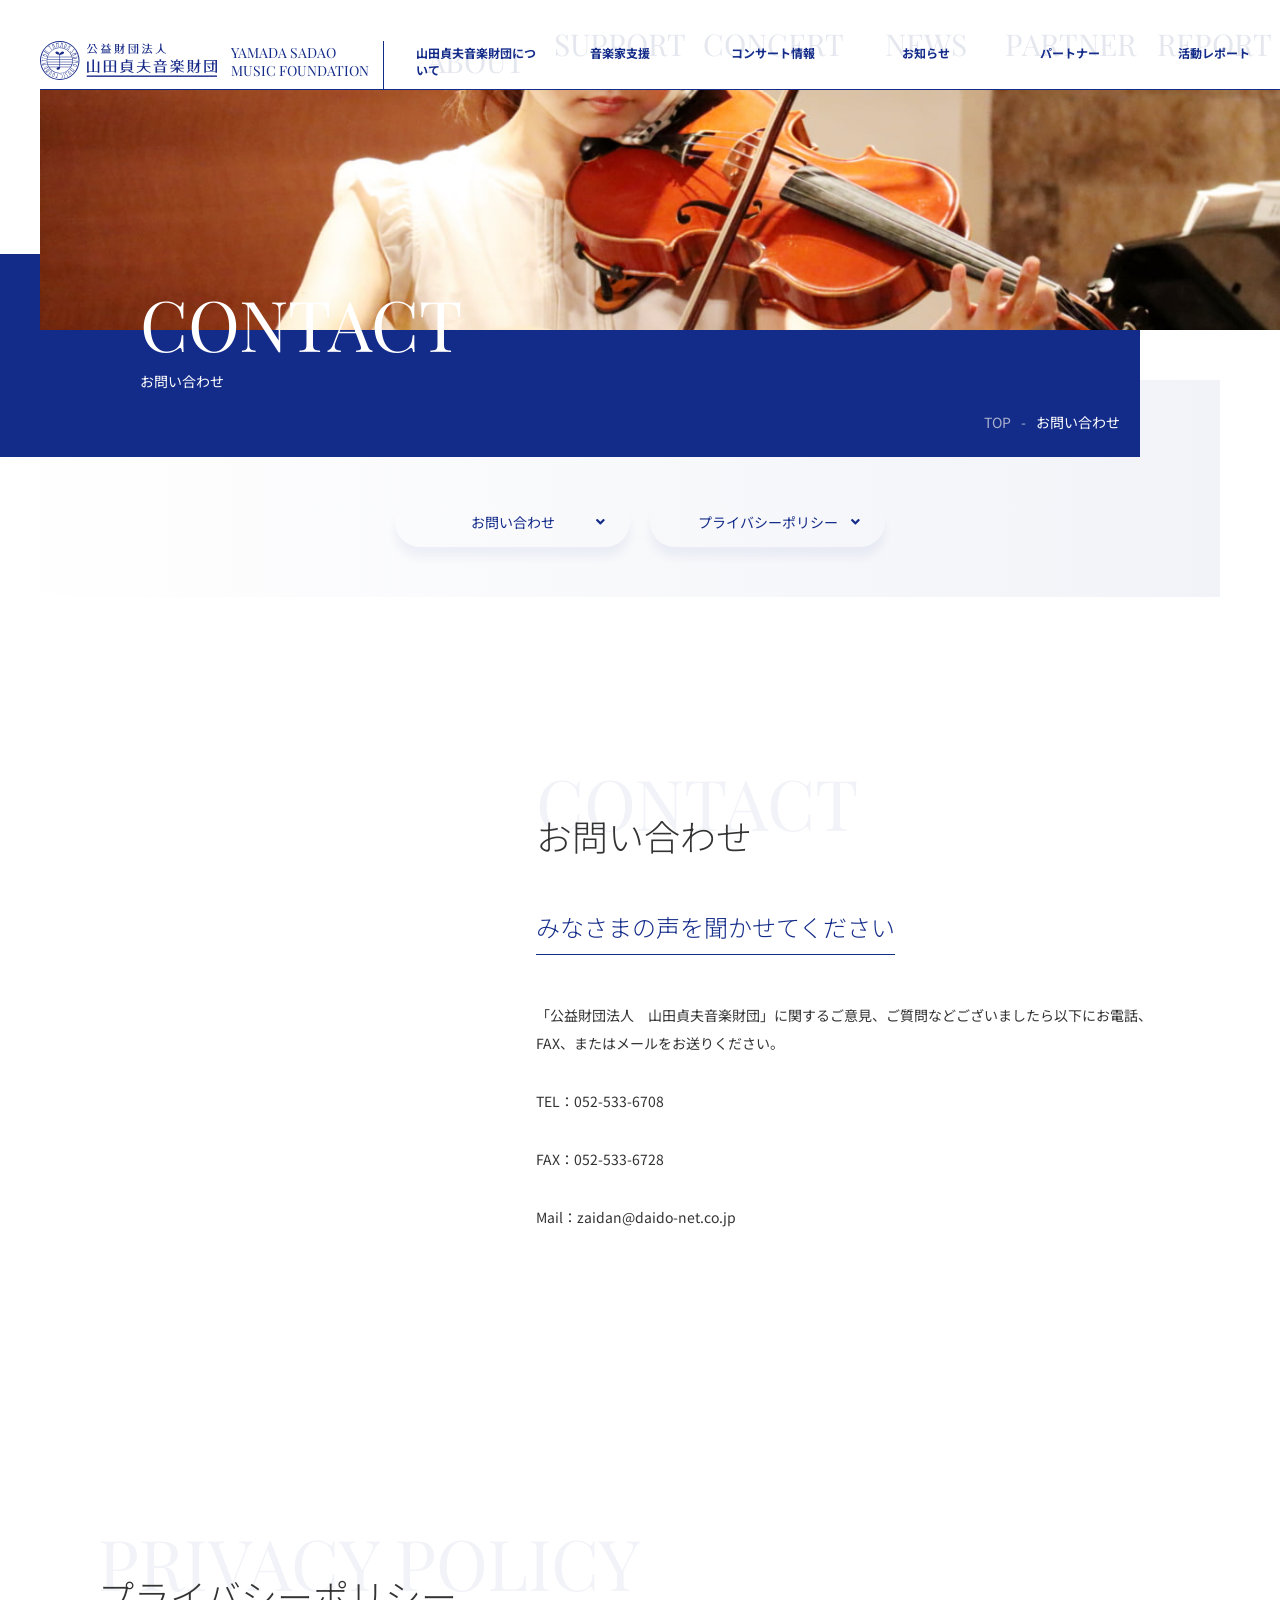
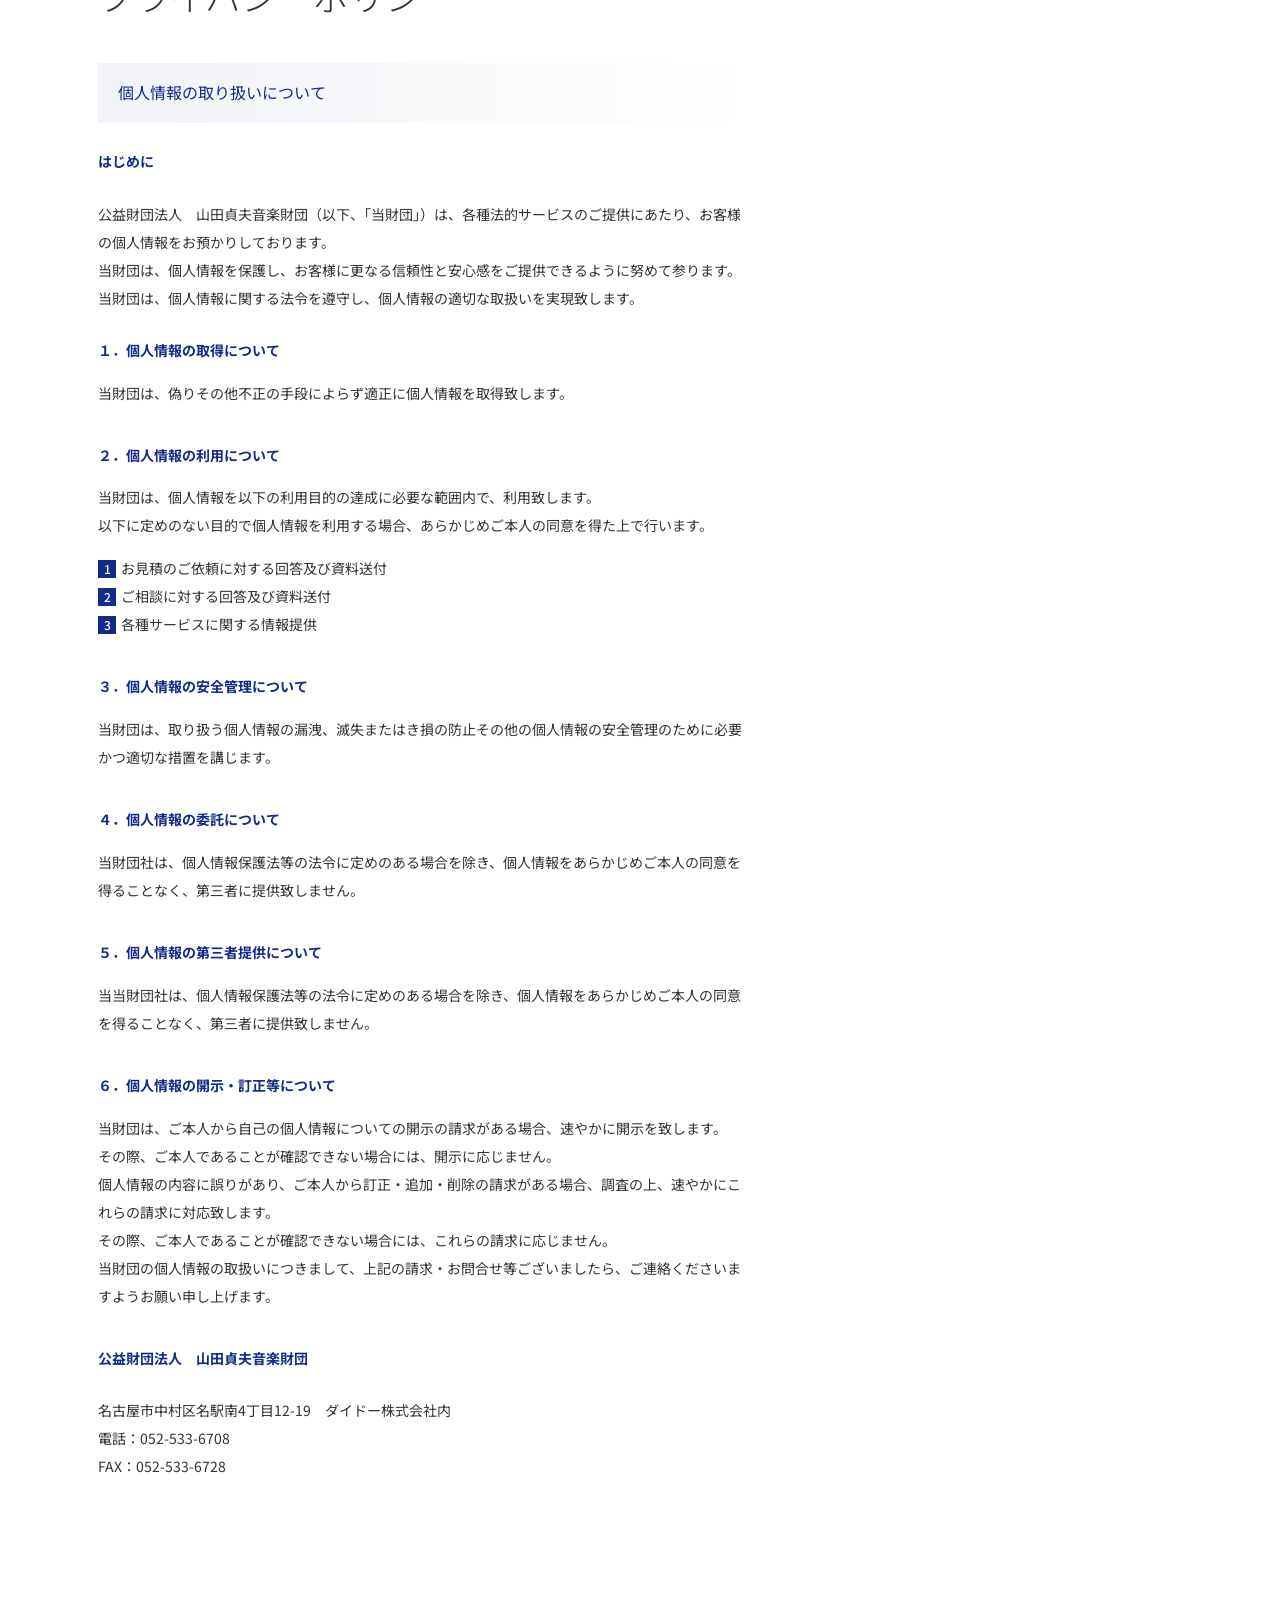
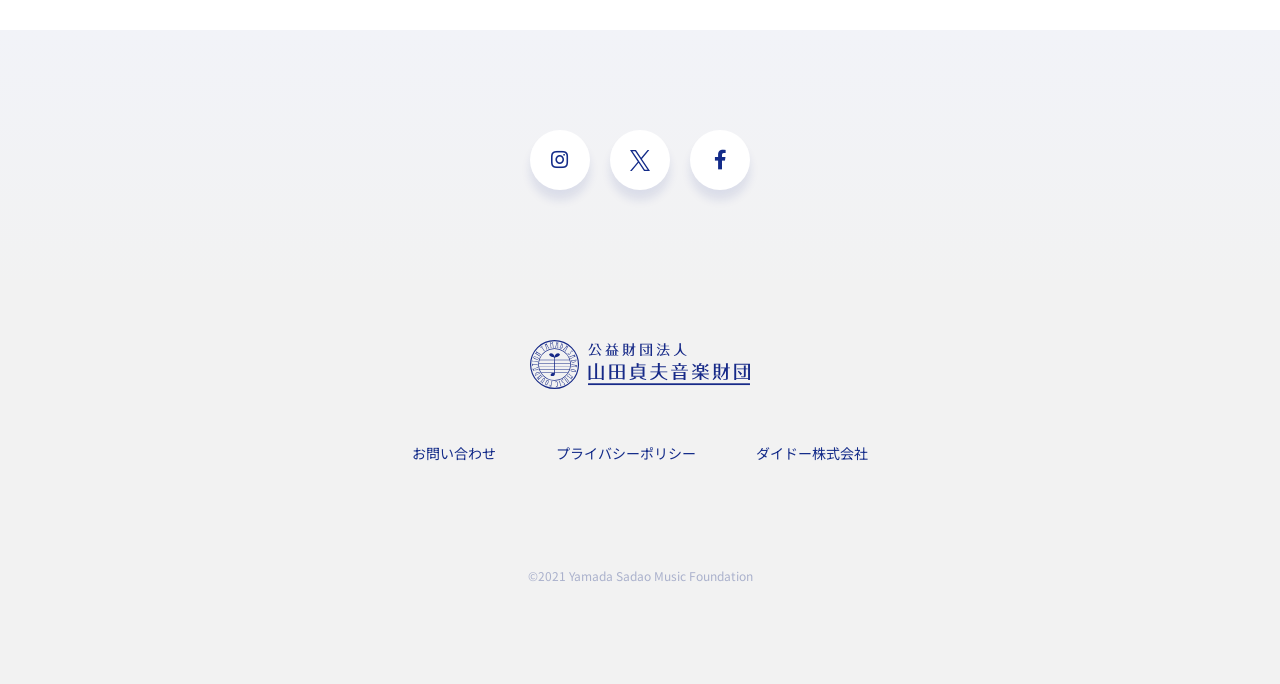
<file: contact.html>
<!doctype html>

<html lang="ja">
<head>
<!-- Google Tag Manager -->
<script>(function(w,d,s,l,i){w[l]=w[l]||[];w[l].push({'gtm.start':
new Date().getTime(),event:'gtm.js'});var f=d.getElementsByTagName(s)[0],
j=d.createElement(s),dl=l!='dataLayer'?'&l='+l:'';j.async=true;j.src=
'https://www.googletagmanager.com/gtm.js?id='+i+dl;f.parentNode.insertBefore(j,f);
})(window,document,'script','dataLayer','GTM-KJJCGCC');</script>
<!-- End Google Tag Manager -->
  <meta charset="utf-8">
  <meta name="viewport" content="width=device-width, initial-scale=1.0, viewport-fit=cover">
  <meta http-equiv="X-UA-Compatible" content="IE=edge">
  <meta name="format-detection" content="telephone=no">

  <!-- OGP設定 -->
<meta property="og:title" content="お問い合わせ｜公益財団法人山田貞夫音楽財団">
<meta property="og:type" content="article">
<meta property="og:description" content="愛知県におけるクラシック音楽の振興並びに、演奏家をめざす将来有望な若い人たちを支援いたします。オーディション、コンクール、コンサートを開催し音楽文化水準の向上に寄与することを目的として活動しております。">
<meta property="og:url" content="https://www.daido-net.co.jp/foundation/contact.html">
<meta property="og:image" content="https://www.daido-net.co.jp/foundation/assets/images/icon/ogp.png">
<meta property="og:locale" content="ja_JP">
<meta property="og:site_name" content="公益財団法人山田貞夫音楽財団">
<!--<meta property="fb:app_id" content="facebookのappID">-->
<meta name="twitter:card" content="summary_large_image">
<meta name="twitter:site" content="＠tact_YSMF">
<!-- end/OGP設定 -->

  <link rel="shortcut icon" href="assets/images/icon/favicon.ico">
  <meta name="mobile-web-app-capable" content="yes">
  <link rel="icon" sizes="192x192" href="assets/images/icon/android-chrome-192x192.png">
  <meta name="apple-mobile-web-app-capable" content="yes">
  <link rel="apple-touch-icon" href="assets/images/icon/apple-touch-icon-144x144.png">
  <meta name="msapplication-TileImage" content="assets/images/icon/apple-touch-icon-144x144.png">
  <meta name="msapplication-TileColor" content="#132b89">
  <meta name="theme-color" content="#132b89">

  <script async src="assets/js/vender/picturefill.min.js"></script>

  <link rel="preconnect" href="https://fonts.gstatic.com">
<link href="https://fonts.googleapis.com/css2?family=Noto+Sans+JP:wght@300;400;700&display=swap" rel="stylesheet">
<link href="https://fonts.googleapis.com/css2?family=Playfair+Display&display=swap" rel="stylesheet">


<link rel="stylesheet" href="assets/js/vender/featherlight.min.css">

<link rel="stylesheet" href="assets/css/icons.css">
<link rel="stylesheet" href="assets/css/main.css">

  <title>お問い合わせ｜公益財団法人山田貞夫音楽財団</title>
  <meta name="description" content="">
  <meta name="og:title" content="お問い合わせ｜公益財団法人山田貞夫音楽財団">
  <meta name="og:description" content="">
</head>
<body class="page-contact">
<!-- Google Tag Manager (noscript) -->
<noscript><iframe src="https://www.googletagmanager.com/ns.html?id=GTM-KJJCGCC"
height="0" width="0" style="display:none;visibility:hidden"></iframe></noscript>
<!-- End Google Tag Manager (noscript) -->
    <!-- inline SVG -->
  <svg class="u-image-svg-asset">
  </svg>
  <!-- /inline SVG -->

  <div class="l-wrapper">
    <header class="l-header">
  <div class="l-inner l-inner--max">
    <p class="p-branding">
      <a href="./index.html">
        <img class="p-branding__logo" src="assets/images/common/logo.svg" alt="公益財団法人　山田貞夫音楽財団　ロゴ画像" width="177" height="40">
        <span class="p-branding__text">YAMADA SADAO<br>MUSIC FOUNDATION</span>
      </a>
    </p>
    <button id="js-menu-toggle" class="l-header__menu-toggle">
      <div class="c-burger" aria-hidden="true" aria-label="メニュー"><span></span></div>
    </button>
    <nav id="js-menu" class="p-navi">
      <ul class="p-navi__list">
        <li class="p-navi__list__item">
          <a class="p-navi__list__link js-navi-accordion-toggle" href="about.html">
            <span class="en">ABOUT</span>
            <span class="jp">山田貞夫音楽財団について</span>
          </a>
          <ul class="p-navi__child">
            <li>
              <a class="p-navi__child__link" href="about.html">山田貞夫音楽財団について　トップ</a>
            </li>
            <li>
              <a class="p-navi__child__link" href="about.html#greeting">ご挨拶</a>
            </li>
            <li>
              <a class="p-navi__child__link" href="about.html#business">事業内容</a>
            </li>
            <li>
              <a class="p-navi__child__link" href="about.html#overview">財団概要</a>
            </li>
            <li>
              <a class="p-navi__child__link" href="about.html#report">事業決算報告</a>
            </li>
          </ul>
        </li>
        <li class="p-navi__list__item">
          <a class="p-navi__list__link js-navi-accordion-toggle" href="support.html">
            <span class="en">SUPPORT</span>
            <span class="jp">音楽家支援</span>
          </a>
          <ul class="p-navi__child">
            <li>
              <a class="p-navi__child__link" href="support.html">音楽家支援　トップ</a>
            </li>
              <li>
              <a class="p-navi__child__link" href="support.html#competition">新進演奏家コンクール</a>
            </li>
             <li>
              <a class="p-navi__child__link" href="support.html#audition">指揮者オーディション</a>
            </li>
            <li>
              <a class="p-navi__child__link" href="support.html#scholarship">奨学金の給付</a>
            </li>
            <li>
              <a class="p-navi__child__link" href="support.html#competitionee">受賞者・奨学生</a>
            </li>
          </ul>
        </li>
        <li class="p-navi__list__item">
          <a class="p-navi__list__link js-navi-accordion-toggle concert" href="concert.html">
            <span class="en">CONCERT</span>
            <span class="jp">コンサート情報</span>
          </a>
          <ul class="p-navi__child">
            <li>
              <a class="p-navi__child__link" href="concert.html">コンサート情報　トップ</a>
            </li>
            <li>
              <a class="p-navi__child__link" href="concert.html#schedule">開催予定のコンサート</a>
            </li>
            <li>
              <a class="p-navi__child__link" href="concert.html#archives">これまでのコンサート</a>
            </li>
          </ul>
        </li>
        <li class="p-navi__list__item">
          <a class="p-navi__list__link" href="news.html">
            <span class="en">NEWS</span>
            <span class="jp">お知らせ</span>
          </a>
        </li>
        <li class="p-navi__list__item">
          <a class="p-navi__list__link" href="index.html#partner">
            <span class="en">PARTNER</span>
            <span class="jp">パートナー</span>
          </a>
        </li>
        <li class="p-navi__list__item">
          <a class="p-navi__list__link" href="report.html">
            <span class="en">REPORT</span>
            <span class="jp">活動レポート</span>
          </a>
        </li>
      </ul>
    </nav><!-- /.p-navi -->
  </div>
</header>

    <!-- /.l-header -->

    <main class="l-contents">
      <div class="p-page-title">
        <picture class="p-page-title__image">
          <source srcset="assets/images/kv-about_pc.jpg" media="(min-width:750px)">
          <img src="assets/images/kv-about_sp.jpg" alt="" width="355" height="244" loading="lazy">
        </picture>
        <div class="p-page-title__contents">
          <h1 class="p-page-title__contents__title">
            <span class="en">CONTACT</span>
            <span class="jp">お問い合わせ</span>
          </h1>
          <div class="p-page-title__contents__breadcrumb">
            <nav class="c-breadcrumb">
  <ol class="c-breadcrumb__list">
    <li class="c-breadcrumb__list__item"><a href="index.html">TOP</a></li>
     
    <li class="c-breadcrumb__list__item">お問い合わせ</li>
    
  </ol>
</nav>

          </div>
        </div>
      </div><!-- /.p-page-title -->

      <div class="l-page-links">
        <div class="l-inner">
          <ul class="l-page-links__list">
            <li>
              <a class="js-pageScroll c-link-button c-link-button--white c-link-button--with-fa" href="#contact">お問い合わせ<i class="fas fa-angle-down"></i></a>
            </li>
            <li>
              <a class="js-pageScroll c-link-button c-link-button--white c-link-button--with-fa" href="#privacy">プライバシーポリシー<i class="fas fa-angle-down"></i></a>
            </li>
          </ul>
        </div>
      </div>

      <section id="contact" class="l-section">
        <div class="p-section-grid--left-image l-inner--nopadding l-inner--max">
          <div class="p-section-grid__contents">
            <h2 class="c-heading-set--large">
              <span class="en">CONTACT</span>
              <span class="jp">お問い合わせ</span>
            </h2>
<h3 class="c-heading--medium">みなさまの声を聞かせてください</h3>
<p>「公益財団法人　山田貞夫音楽財団」に関するご意見、ご質問などございましたら以下にお電話、FAX、またはメールをお送りください。</p>
<p class="contact-lrg"><span>TEL：052-533-6708</span></p>
<p class="contact-lrg"><span>FAX：052-533-6728</span></p>
<p class="contact-lrg mg-btm60"><span>Mail：zaidan@daido-net.co.jp</span></p>
          </div>

          <picture class="p-section-grid__image">
            <source srcset="assets/images/about-greeting-image_pc.jpg" media="(min-width:750px)">
            <img src="assets/images/about-greeting-image_sp.jpg" alt="" width="375" height="300" loading="lazy">
          </picture>
        </div>
      </section>

      <section id="privacy" class="l-section">
        <div class="p-section-grid--right-image l-inner--nopadding l-inner--max">
          <div class="p-section-grid__contents">
            <h2 class="c-heading-set--large">
              <span class="en">PRIVACY POLICY</span>
              <span class="jp">プライバシーポリシー</span>
            </h2>
            <h3 class="c-heading--small">個人情報の取り扱いについて</h3>
            <h4 class="c-heading--mini">はじめに</h4>
            <p>公益財団法人　山田貞夫音楽財団（以下、「当財団」）は、各種法的サービスのご提供にあたり、お客様の個人情報をお預かりしております。<br>当財団は、個人情報を保護し、お客様に更なる信頼性と安心感をご提供できるように努めて参ります。<br>当財団は、個人情報に関する法令を遵守し、個人情報の適切な取扱いを実現致します。</p>
            <ol>
              <li class="u-mb40">
                <h4 class="c-heading--mini">１．個人情報の取得について</h4>
                <p>当財団は、偽りその他不正の手段によらず適正に個人情報を取得致します。</p>
              </li>
              <li class="u-mb40">
                <h4 class="c-heading--mini">２．個人情報の利用について</h4>
                <p class="u-mb15">当財団は、個人情報を以下の利用目的の達成に必要な範囲内で、利用致します。<br>以下に定めのない目的で個人情報を利用する場合、あらかじめご本人の同意を得た上で行います。</p>
             <ol class="c-ordered-list">
              <li>お見積のご依頼に対する回答及び資料送付</li>
              <li>ご相談に対する回答及び資料送付</li>
              <li>各種サービスに関する情報提供</li>
              </ol>
              </li>
              <li class="u-mb40">
                <h4 class="c-heading--mini">３．個人情報の安全管理について</h4>
                <p>当財団は、取り扱う個人情報の漏洩、滅失またはき損の防止その他の個人情報の安全管理のために必要かつ適切な措置を講じます。</p>
              </li>
              <li class="u-mb40">
                <h4 class="c-heading--mini">４．個人情報の委託について</h4>
                <p>当財団社は、個人情報保護法等の法令に定めのある場合を除き、個人情報をあらかじめご本人の同意を得ることなく、第三者に提供致しません。</p>
              </li>
              <li class="u-mb40">
                <h4 class="c-heading--mini">５．個人情報の第三者提供について</h4>
                <p>当当財団社は、個人情報保護法等の法令に定めのある場合を除き、個人情報をあらかじめご本人の同意を得ることなく、第三者に提供致しません。</p>
              </li>
              <li class="u-mb40">
                <h4 class="c-heading--mini">６．個人情報の開示・訂正等について</h4>
                <p>当財団は、ご本人から自己の個人情報についての開示の請求がある場合、速やかに開示を致します。<br>その際、ご本人であることが確認できない場合には、開示に応じません。<br>個人情報の内容に誤りがあり、ご本人から訂正・追加・削除の請求がある場合、調査の上、速やかにこれらの請求に対応致します。<br>その際、ご本人であることが確認できない場合には、これらの請求に応じません。<br>当財団の個人情報の取扱いにつきまして、上記の請求・お問合せ等ございましたら、ご連絡くださいますようお願い申し上げます。</p>
              </li>
            </ol>
            <h4 class="c-heading--mini">公益財団法人　山田貞夫音楽財団</h4>
            <p>名古屋市中村区名駅南4丁目12-19　ダイドー株式会社内<br>電話：052-533-6708<br>FAX：052-533-6728</p>
          </div>

          <picture class="p-section-grid__image">
            <source srcset="assets/images/about-business-image_pc.jpg" media="(min-width:750px)">
            <img src="assets/images/about-business-image_sp.jpg" alt="" width="375" height="300" loading="lazy">
          </picture>
        </div>
      </section>

    </main>
    <!-- /.l-contents -->

    <footer class="l-footer">
  <div id="js-totop" class="l-footer__totop">
    <button class="js-pageScroll" data-href="#"><i class="fas fa-angle-up"></i></button>
  </div>
  <div class="l-footer__sns">
    <div class="l-inner">
      <ul class="c-list-inline">
        <li>
          <a href="https://www.instagram.com/tact_ysmf/"><i class="fab fa-instagram"></i></a>
        </li>
        <li>
          <a href="https://twitter.com/tact_YSMF"><img src="assets/images/common/icon-x.svg" width="20" height="20"></a>
        </li>
        <li>
          <a href="https://www.facebook.com/tact.YSMF/"><i class="fab fa-facebook-f"></i></a>
        </li>
        <!--<li>
          <a href="#"><i class="fab fa-tiktok"></i></a>
        </li>-->
      </ul>
    </div>
  </div>
  <div class="l-footer__branding">
    <div class="l-inner">
      <div class="p-branding--footer">
        <img class="p-branding__logo" src="assets/images/common/logo.svg" alt="公益財団法人 山田貞夫音楽財団ロゴ" width="220" height="50" loading="lazy">
        <ul class="p-branding__navi">
          <li><a href="contact.html">お問い合わせ</a></li>
          <li><a href="contact.html#privacy">プライバシーポリシー</a></li>
          <li><a href="/">ダイドー株式会社</a></li>
        </ul>
      </div>
      <small class="c-copyrights">&copy;2021 Yamada Sadao Music Foundation</small>
    </div>
  </div>
</footer>

    <!-- /.l-footer -->

  </div>
  <!-- /.l-wrapper -->
    <!-- scripts -->
  <script defer src="assets/js/vender/jquery-3.4.1.min.js"></script>
  <script defer src="assets/js/vender/ofi.min.js"></script>
  
  <script defer src="assets/js/vender/featherlight.min.js"></script>
  
  <script defer src="assets/js/main.js"></script>
  
<!-- リッチリザルト -->
<script type="application/ld+json">
{
  "@context": "https://schema.org",
  "@type": "BreadcrumbList",
  "name": "パンくずリスト",
  "itemListElement": [
    {
      "@type": "ListItem",
      "position": 1,
      "name": "HOME",
      "item": "https://www.daido-net.co.jp/foundation/"
    },
    {
      "@type": "ListItem",
      "position": 2,
      "name": "お問い合わせ",
      "item": "https://www.daido-net.co.jp/foundation/contact.html"
    }
  ]
}
</script>
<!-- end リッチリザルト -->
</body>
</html>
</file>
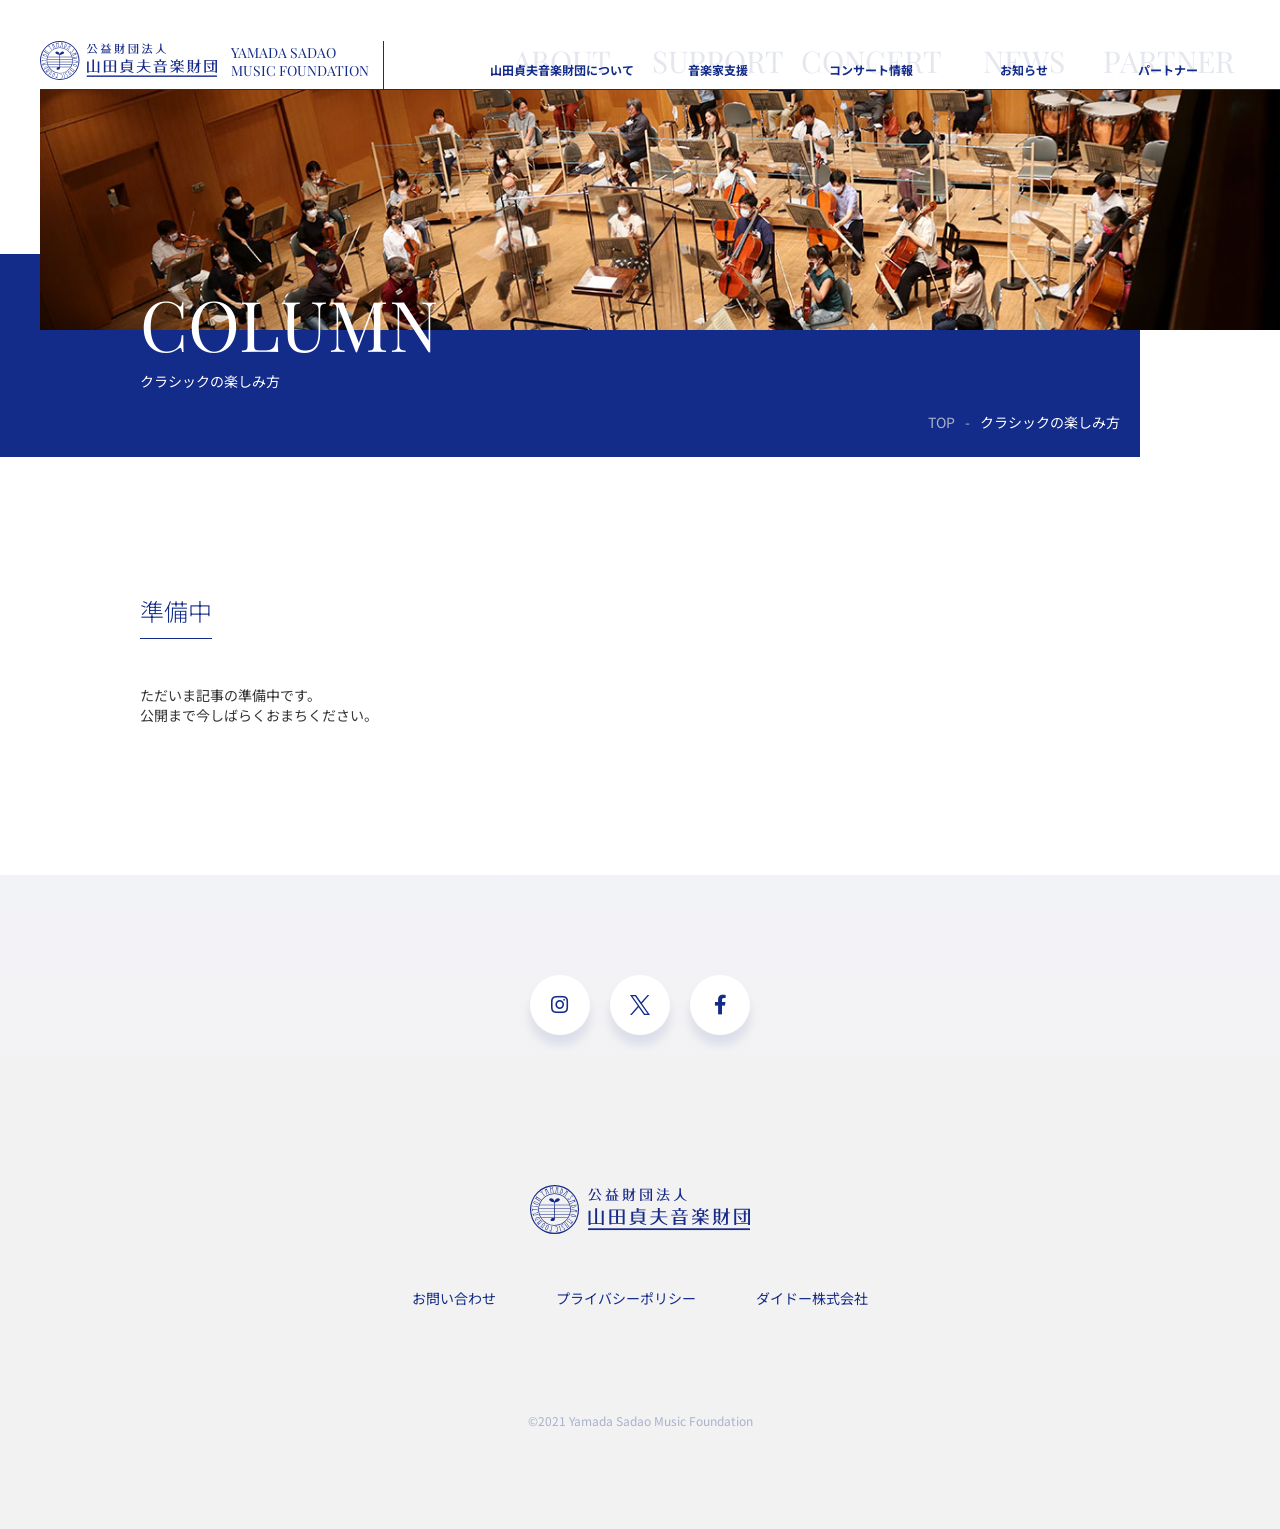
<file: enjoy.html>
<!doctype html>

<html lang="ja">
<head>
<!-- Google Tag Manager -->
<script>(function(w,d,s,l,i){w[l]=w[l]||[];w[l].push({'gtm.start':
new Date().getTime(),event:'gtm.js'});var f=d.getElementsByTagName(s)[0],
j=d.createElement(s),dl=l!='dataLayer'?'&l='+l:'';j.async=true;j.src=
'https://www.googletagmanager.com/gtm.js?id='+i+dl;f.parentNode.insertBefore(j,f);
})(window,document,'script','dataLayer','GTM-KJJCGCC');</script>
<!-- End Google Tag Manager -->
  <meta charset="utf-8">
  <meta name="viewport" content="width=device-width, initial-scale=1.0, viewport-fit=cover">
  <meta http-equiv="X-UA-Compatible" content="IE=edge">
  <meta name="format-detection" content="telephone=no">

  <!-- OGP設定 -->
<meta property="og:title" content="コラム｜公益財団法人山田貞夫音楽財団">
<meta property="og:type" content="article">
<meta property="og:description" content="愛知県におけるクラシック音楽の振興並びに、演奏家をめざす将来有望な若い人たちを支援いたします。オーディション、コンクール、コンサートを開催し音楽文化水準の向上に寄与することを目的として活動しております。">
<meta property="og:url" content="https://www.daido-net.co.jp/foundation/enjoy.html">
<meta property="og:image" content="https://www.daido-net.co.jp/foundation/assets/images/icon/ogp.png">
<meta property="og:locale" content="ja_JP">
<meta property="og:site_name" content="公益財団法人山田貞夫音楽財団">
<!--<meta property="fb:app_id" content="facebookのappID">-->
<meta name="twitter:card" content="summary_large_image">
<meta name="twitter:site" content="＠tact_YSMF">
<!-- end/OGP設定 -->

  <link rel="shortcut icon" href="assets/images/icon/favicon.ico">
  <meta name="mobile-web-app-capable" content="yes">
  <link rel="icon" sizes="192x192" href="assets/images/icon/android-chrome-192x192.png">
  <meta name="apple-mobile-web-app-capable" content="yes">
  <link rel="apple-touch-icon" href="assets/images/icon/apple-touch-icon-144x144.png">
  <meta name="msapplication-TileImage" content="assets/images/icon/apple-touch-icon-144x144.png">
  <meta name="msapplication-TileColor" content="#132b89">
  <meta name="theme-color" content="#132b89">

  <script async src="assets/js/vender/picturefill.min.js"></script>

  <link rel="preconnect" href="https://fonts.gstatic.com">
<link href="https://fonts.googleapis.com/css2?family=Noto+Sans+JP:wght@300;400;700&display=swap" rel="stylesheet">
<link href="https://fonts.googleapis.com/css2?family=Playfair+Display&display=swap" rel="stylesheet">


<link rel="stylesheet" href="assets/js/vender/featherlight.min.css">

<link rel="stylesheet" href="assets/css/icons.css">
<link rel="stylesheet" href="assets/css/main.css">

  <title>コラム｜公益財団法人山田貞夫音楽財団</title>
  <meta name="description" content="愛知県におけるクラシック音楽の振興並びに、演奏家をめざす将来有望な若い人たちを支援いたします。オーディション、コンクール、コンサートを開催し音楽文化水準の向上に寄与することを目的として活動しております。">
  <meta name="og:title" content="山田貞夫音楽財団について">
  <meta name="og:description" content="">
</head>
<body class="page-enjoy">
<!-- Google Tag Manager (noscript) -->
<noscript><iframe src="https://www.googletagmanager.com/ns.html?id=GTM-KJJCGCC"
height="0" width="0" style="display:none;visibility:hidden"></iframe></noscript>
<!-- End Google Tag Manager (noscript) -->
    <!-- inline SVG -->
  <svg class="u-image-svg-asset">
  </svg>
  <!-- /inline SVG -->

  <div class="l-wrapper">
    <header class="l-header">
  <div class="l-inner l-inner--max">
    <p class="p-branding">
      <a href="index.html">
        <img class="p-branding__logo" src="assets/images/common/logo.svg" alt="公益財団法人　山田貞夫音楽財団　ロゴ画像" width="177" height="40">
        <span class="p-branding__text">YAMADA SADAO<br>MUSIC FOUNDATION</span>
      </a>
    </p>
    <button id="js-menu-toggle" class="l-header__menu-toggle">
      <div class="c-burger" aria-hidden="true" aria-label="メニュー"><span></span></div>
    </button>
    <nav id="js-menu" class="p-navi">
      <ul class="p-navi__list">
        <li class="p-navi__list__item">
          <a class="p-navi__list__link js-navi-accordion-toggle" href="about.html">
            <span class="en">ABOUT</span>
            <span class="jp">山田貞夫音楽財団について</span>
          </a>
          <ul class="p-navi__child">
            <li>
              <a class="p-navi__child__link" href="about.html">山田貞夫音楽財団について　トップ</a>
            </li>
            <li>
              <a class="p-navi__child__link" href="about.html#greeting">ご挨拶</a>
            </li>
            <li>
              <a class="p-navi__child__link" href="about.html#business">事業内容</a>
            </li>
            <li>
              <a class="p-navi__child__link" href="about.html#overview">概要</a>
            </li>
            <li>
              <a class="p-navi__child__link" href="about.html#map">地図</a>
            </li>
          </ul>
        </li>
        <li class="p-navi__list__item">
          <a class="p-navi__list__link js-navi-accordion-toggle" href="support.html">
            <span class="en">SUPPORT</span>
            <span class="jp">音楽家支援</span>
          </a>
          <ul class="p-navi__child">
            <li>
              <a class="p-navi__child__link" href="support.html">音楽家支援　トップ</a>
            </li>
              <li>
              <a class="p-navi__child__link" href="support.html#competition">新進演奏家コンクール</a>
            </li>
             <li>
              <a class="p-navi__child__link" href="support.html#audition">指揮者オーディション</a>
            </li>
            <li>
              <a class="p-navi__child__link" href="support.html#scholarship">奨学金の給付</a>
            </li>
            <li>
              <a class="p-navi__child__link" href="support.html#competitionee">受賞者・奨学生</a>
            </li>
          </ul>
        </li>
        <li class="p-navi__list__item">
          <a class="p-navi__list__link js-navi-accordion-toggle concert" href="concert.html">
            <span class="en">CONCERT</span>
            <span class="jp">コンサート情報</span>
          </a>
          <ul class="p-navi__child">
            <li>
              <a class="p-navi__child__link" href="concert.html">コンサート情報　トップ</a>
            </li>
            <li>
              <a class="p-navi__child__link" href="concert.html#schedule">開催予定のコンサート</a>
            </li>
            <li>
              <a class="p-navi__child__link" href="concert.html#archives">これまでのコンサート</a>
            </li>
          </ul>
        </li>
        <li class="p-navi__list__item">
          <a class="p-navi__list__link" href="news.html">
            <span class="en">NEWS</span>
            <span class="jp">お知らせ</span>
          </a>
        </li>
        <li class="p-navi__list__item">
          <a class="p-navi__list__link" href="index.html#partner">
            <span class="en">PARTNER</span>
            <span class="jp">パートナー</span>
          </a>
        </li>
        <!--<li class="p-navi__list__item">
          <a class="p-navi__list__link" href="enjoy.html">
            <span class="en">ENJOY</span>
            <span class="jp">クラシックの楽しみ方</span>
          </a>
        </li>-->
      </ul>
    </nav><!-- /.p-navi -->
  </div>
</header>

    <!-- /.l-header -->

    <main class="l-contents">
      <div class="p-page-title">
        <picture class="p-page-title__image">
          <source srcset="assets/images/kv-column_pc.jpg" media="(min-width:750px)">
          <img src="assets/images/kv-column_sp.jpg" alt="" width="355" height="244" loading="lazy">
        </picture>
        <div class="p-page-title__contents">
          <h1 class="p-page-title__contents__title">
            <span class="en">COLUMN</span>
            <span class="jp">クラシックの楽しみ方</span>
          </h1>
          <div class="p-page-title__contents__breadcrumb">
            <nav class="c-breadcrumb">
  <ol class="c-breadcrumb__list">
    <li class="c-breadcrumb__list__item"><a href="index.html">TOP</a></li>
     
    <li class="c-breadcrumb__list__item">クラシックの楽しみ方</li>
    
  </ol>
</nav>

          </div>
        </div>
      </div><!-- /.p-page-title -->

      <!--<div class="l-page-links">
        <div class="l-inner">
          <ul class="l-page-links__list">
            <li>
              <a class="js-pageScroll c-link-button c-link-button--white c-link-button--with-fa" href="#greeting">ご挨拶<i class="fas fa-angle-down"></i></a>
            </li>
            <li>
              <a class="js-pageScroll c-link-button c-link-button--white c-link-button--with-fa" href="#business">事業内容<i class="fas fa-angle-down"></i></a>
            </li>
            <li>
              <a class="js-pageScroll c-link-button c-link-button--white c-link-button--with-fa" href="#overview">概要<i class="fas fa-angle-down"></i></a>
            </li>
            <li>
              <a class="js-pageScroll c-link-button c-link-button--white c-link-button--with-fa" href="#map">地図<i class="fas fa-angle-down"></i></a>
            </li>
          </ul>
        </div>
      </div>--->
<section class="l-inner l-section">
  <h3 class="c-heading--medium">準備中</h3>
  <p>ただいま記事の準備中です。<br>公開まで今しばらくおまちください。</p>
</section>
      <!--<section class="l-section">
        <div class="p-section-grid--right-image l-inner--nopadding l-inner--max">
          <div class="p-section-grid__contents">
            <h2 class="c-heading-set--large">
              <span class="en">Vol.01</span>
              <span class="jp">タイトルがはいりますタイトルがはいります</span>
            </h2>
            <h3 class="c-heading--medium">見出しが入ります見出しが入ります見出しが入ります見出しが入ります見出しが入ります</h3>
            <p>本文がはります本文がはります本文がはります本文がはります本文がはります本文がはります本文がはります本文がはります本文がはります</p>
            <p>本文がはります本文がはります本文がはります本文がはります本文がはります本文がはります本文がはります本文がはります本文がはります</p>
            <p>本文がはります本文がはります本文がはります本文がはります本文がはります本文がはります本文がはります本文がはります本文がはります</p>
            <p>本文がはります本文がはります本文がはります本文がはります本文がはります本文がはります本文がはります本文がはります本文がはります</p>
          </div>

          <picture class="p-section-grid__image">
            <source srcset="assets/images/about-business-image_pc.jpg" media="(min-width:750px)">
            <img src="assets/images/about-business-image_sp.jpg" alt="" width="375" height="300" loading="lazy">
          </picture>
        </div>
      </section>

      <section class="l-section">
        <div class="p-section-grid--left-image l-inner--nopadding l-inner--max">
          <div class="p-section-grid__contents">
            <h3 class="c-heading--medium">見出しが入ります見出しが入ります見出しが入ります見出しが入ります見出しが入ります</h3>
            <p>本文がはります本文がはります本文がはります本文がはります本文がはります本文がはります本文がはります本文がはります本文がはります</p>
            <p>本文がはります本文がはります本文がはります本文がはります本文がはります本文がはります本文がはります本文がはります本文がはります</p>
            <p>本文がはります本文がはります本文がはります本文がはります本文がはります本文がはります本文がはります本文がはります本文がはります</p>
            <p>本文がはります本文がはります本文がはります本文がはります本文がはります本文がはります本文がはります本文がはります本文がはります</p>
          </div>
          <picture class="p-section-grid__image">
            <source srcset="assets/images/about-greeting-image_pc.jpg" media="(min-width:750px)">
            <img src="assets/images/about-greeting-image_sp.jpg" alt="" width="375" height="300" loading="lazy">
          </picture>
        </div>
      </section>

      <section id="overview" class="l-section">
        <div class="p-section-grid--left-image l-inner--nopadding l-inner--max">
          <div class="p-section-grid__contents">
            <h2 class="c-heading-set--large">
              <span class="en">BACK NUMBER</span>
              <span class="jp">バックナンバー</span>
            </h2>
                <ul class="c-list--entry">
                  <li>
                    <i class="fas fa-angle-right"></i>
                    <a href="#" class="u-link-uline">vol.001 タイトルが入ります。タイトルが入ります。タイトルが入ります。タイトルが入ります。</a>
                  </li>
                  <li>
                    <i class="fas fa-angle-right"></i>
                    <a href="#" class="u-link-uline">vol.002 タイトルが入ります。タイトルが入ります。タイトルが入ります。タイトルが入ります。</a>
                  </li>
                  <li>
                    <i class="fas fa-angle-right"></i>
                    <a href="#" class="u-link-uline">vol.003 タイトルが入ります。タイトルが入ります。タイトルが入ります。タイトルが入ります。</a>
                  </li>
                  <li>
                    <i class="fas fa-angle-right"></i>
                    <a href="#" class="u-link-uline">vol.004 タイトルが入ります。タイトルが入ります。タイトルが入ります。タイトルが入ります。</a>
                  </li>
                  <li>
                    <i class="fas fa-angle-right"></i>
                    <a href="#" class="u-link-uline">vol.005 タイトルが入ります。タイトルが入ります。タイトルが入ります。タイトルが入ります。</a>
                  </li>
                </ul>
          </div>

        </div>
      </section>-->

    </main>
    <!-- /.l-contents -->

    <footer class="l-footer">
  <div id="js-totop" class="l-footer__totop">
    <button class="js-pageScroll" data-href="#"><i class="fas fa-angle-up"></i></button>
  </div>
  <div class="l-footer__sns">
    <div class="l-inner">
      <ul class="c-list-inline">
        <li>
          <a href="https://www.instagram.com/tact_ysmf/"><i class="fab fa-instagram"></i></a>
        </li>
        <li>
          <a href="https://twitter.com/tact_YSMF"><img src="assets/images/common/icon-x.svg" width="20" height="20"></a>
        </li>
        <li>
          <a href="https://www.facebook.com/tact.YSMF/"><i class="fab fa-facebook-f"></i></a>
        </li>
        <!--<li>
          <a href="#"><i class="fab fa-tiktok"></i></a>
        </li>-->
      </ul>
    </div>
  </div>
  <div class="l-footer__branding">
    <div class="l-inner">
      <div class="p-branding--footer">
        <img class="p-branding__logo" src="assets/images/common/logo.svg" alt="公益財団法人 山田貞夫音楽財団ロゴ" width="220" height="50" loading="lazy">
        <ul class="p-branding__navi">
          <li><a href="contact.html">お問い合わせ</a></li>
          <li><a href="contact.html#privacy">プライバシーポリシー</a></li>
          <li><a href="/">ダイドー株式会社</a></li>
        </ul>
      </div>
      <small class="c-copyrights">&copy;2021 Yamada Sadao Music Foundation</small>
    </div>
  </div>
</footer>

    <!-- /.l-footer -->

  </div>
  <!-- /.l-wrapper -->
    <!-- scripts -->
  <script defer src="assets/js/vender/jquery-3.4.1.min.js"></script>
  <script defer src="assets/js/vender/ofi.min.js"></script>
  
  <script defer src="assets/js/vender/featherlight.min.js"></script>
  
  <script defer src="assets/js/main.js"></script>
  
<!-- リッチリザルト -->
<script type="application/ld+json">
{
  "@context": "https://schema.org",
  "@type": "BreadcrumbList",
  "name": "パンくずリスト",
  "itemListElement": [
    {
      "@type": "ListItem",
      "position": 1,
      "name": "HOME",
      "item": "https://www.daido-net.co.jp/foundation/"
    },
    {
      "@type": "ListItem",
      "position": 2,
      "name": "クラシックの楽しみ方",
      "item": "https://www.daido-net.co.jp/foundation/enjoy.html"
    }
  ]
}
</script>
<!-- end リッチリザルト -->
</body>
</html>
</file>
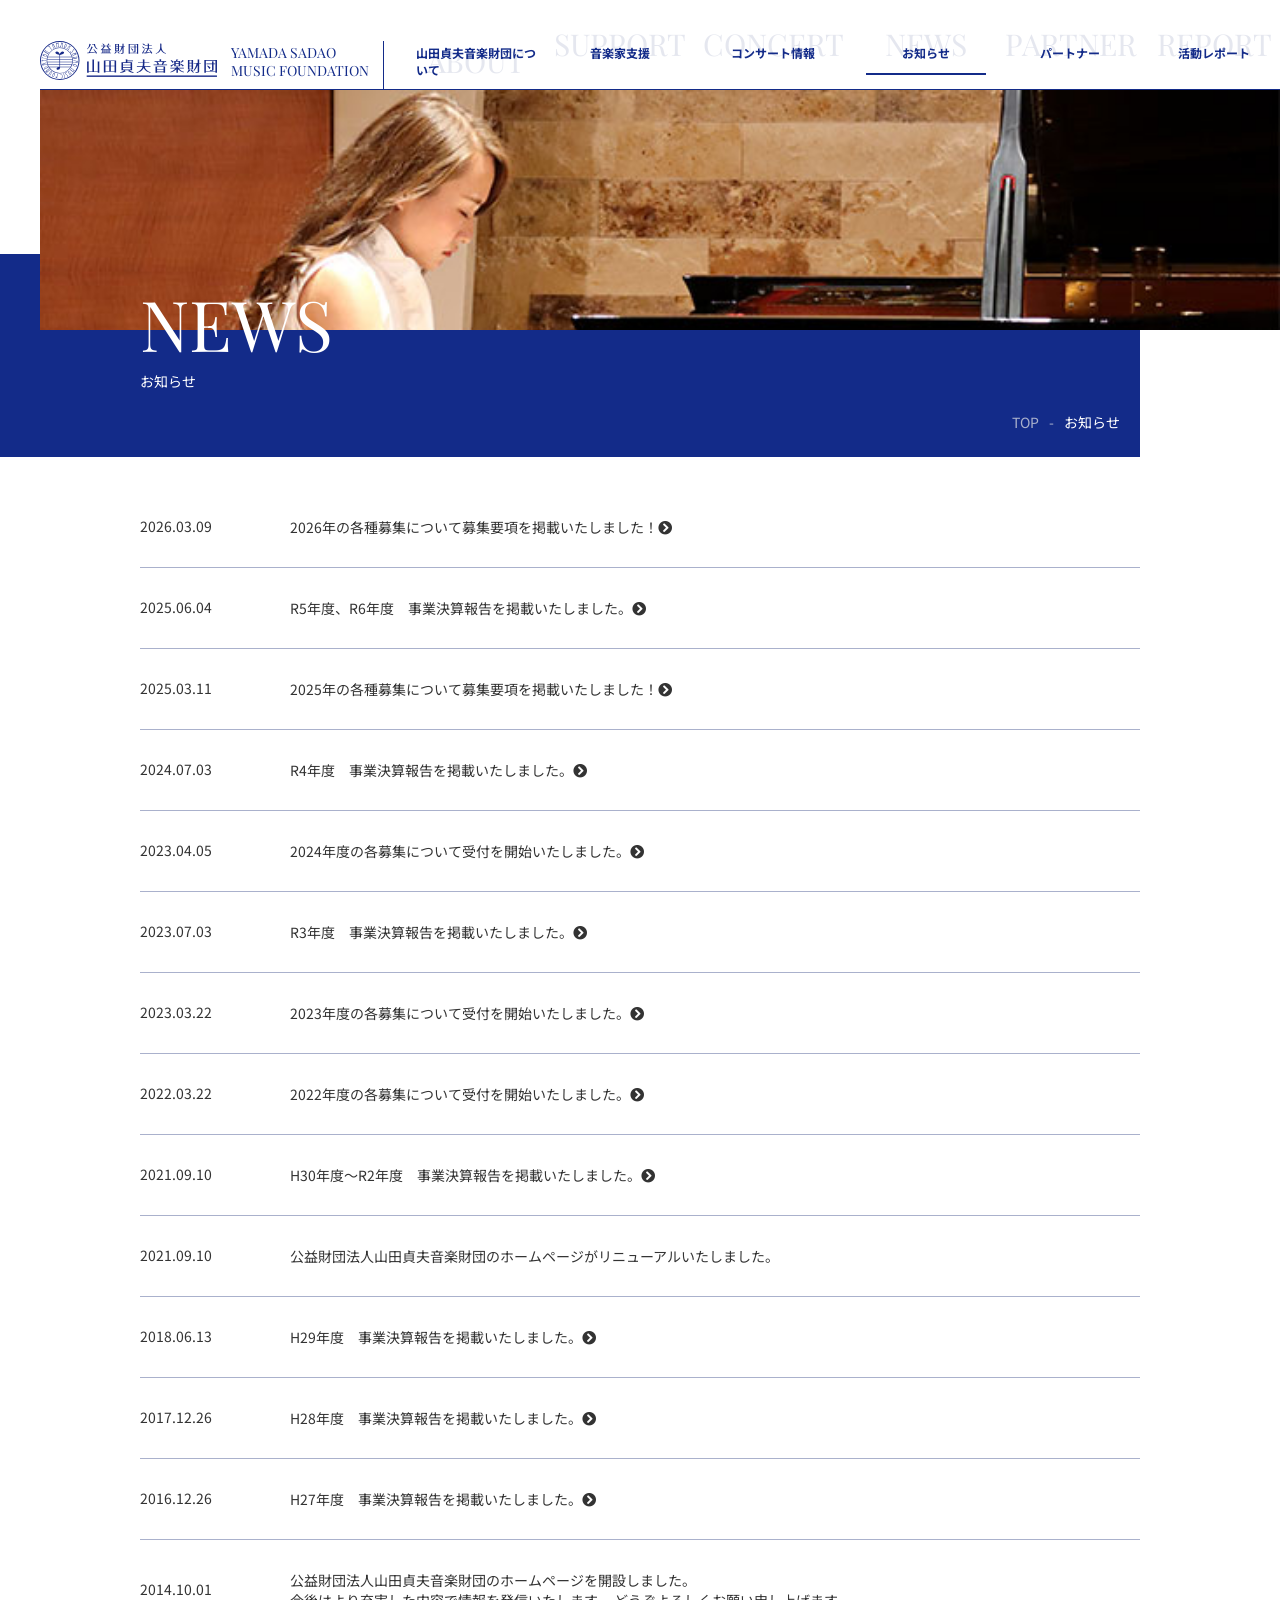
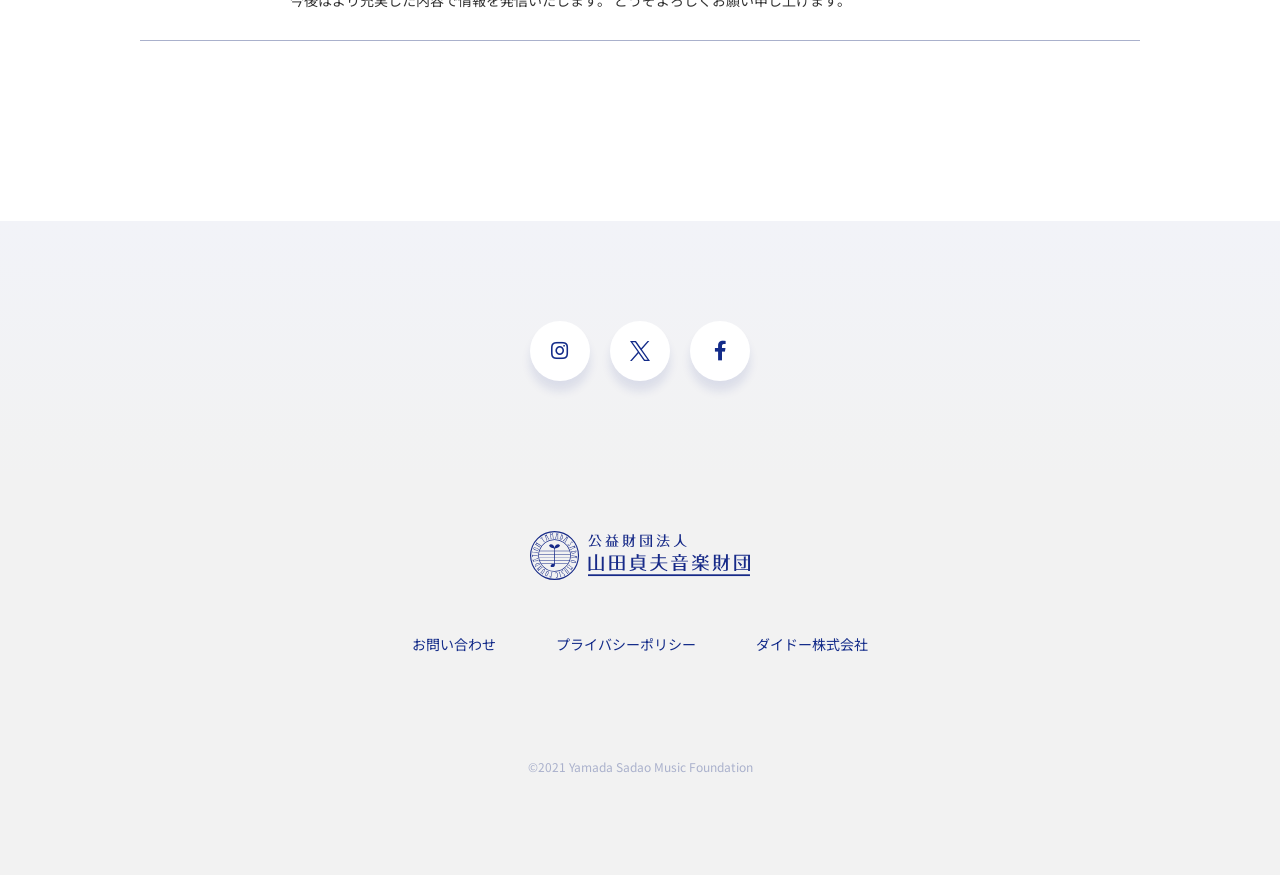
<file: news.html>
<!doctype html>

<html lang="ja">
<head>
<!-- Google Tag Manager -->
<script>(function(w,d,s,l,i){w[l]=w[l]||[];w[l].push({'gtm.start':
new Date().getTime(),event:'gtm.js'});var f=d.getElementsByTagName(s)[0],
j=d.createElement(s),dl=l!='dataLayer'?'&l='+l:'';j.async=true;j.src=
'https://www.googletagmanager.com/gtm.js?id='+i+dl;f.parentNode.insertBefore(j,f);
})(window,document,'script','dataLayer','GTM-KJJCGCC');</script>
<!-- End Google Tag Manager -->
  <meta charset="utf-8">
  <meta name="viewport" content="width=device-width, initial-scale=1.0, viewport-fit=cover">
  <meta http-equiv="X-UA-Compatible" content="IE=edge">
  <meta name="format-detection" content="telephone=no">

  <!-- OGP設定 -->
<meta property="og:title" content="お知らせ｜公益財団法人山田貞夫音楽財団">
<meta property="og:type" content="article">
<meta property="og:description" content="愛知県におけるクラシック音楽の振興並びに、演奏家をめざす将来有望な若い人たちを支援いたします。オーディション、コンクール、コンサートを開催し音楽文化水準の向上に寄与することを目的として活動しております。">
<meta property="og:url" content="https://www.daido-net.co.jp/foundation/news.html">
<meta property="og:image" content="https://www.daido-net.co.jp/foundation/assets/images/icon/ogp.png">
<meta property="og:locale" content="ja_JP">
<meta property="og:site_name" content="公益財団法人山田貞夫音楽財団">
<!--<meta property="fb:app_id" content="facebookのappID">-->
<meta name="twitter:card" content="summary_large_image">
<meta name="twitter:site" content="＠tact_YSMF">
<!-- end/OGP設定 -->

  <link rel="shortcut icon" href="assets/images/icon/favicon.ico">
  <meta name="mobile-web-app-capable" content="yes">
  <link rel="icon" sizes="192x192" href="assets/images/icon/android-chrome-192x192.png">
  <meta name="apple-mobile-web-app-capable" content="yes">
  <link rel="apple-touch-icon" href="assets/images/icon/apple-touch-icon-144x144.png">
  <meta name="msapplication-TileImage" content="assets/images/icon/apple-touch-icon-144x144.png">
  <meta name="msapplication-TileColor" content="#132b89">
  <meta name="theme-color" content="#132b89">

  <script async src="assets/js/vender/picturefill.min.js"></script>

  <link rel="preconnect" href="https://fonts.gstatic.com">
<link href="https://fonts.googleapis.com/css2?family=Noto+Sans+JP:wght@300;400;700&display=swap" rel="stylesheet">
<link href="https://fonts.googleapis.com/css2?family=Playfair+Display&display=swap" rel="stylesheet">


<link rel="stylesheet" href="assets/js/vender/featherlight.min.css">

<link rel="stylesheet" href="assets/css/icons.css">
<link rel="stylesheet" href="assets/css/main.css">

  <title>お知らせ｜公益財団法人山田貞夫音楽財団</title>
  <meta name="description" content="愛知県におけるクラシック音楽の振興並びに、演奏家をめざす将来有望な若い人たちを支援いたします。オーディション、コンクール、コンサートを開催し音楽文化水準の向上に寄与することを目的として活動しております。">
  <meta name="og:title" content="山田貞夫音楽財団について">
  <meta name="og:description" content="">
</head>
<body class="page-news">
<!-- Google Tag Manager (noscript) -->
<noscript><iframe src="https://www.googletagmanager.com/ns.html?id=GTM-KJJCGCC"
height="0" width="0" style="display:none;visibility:hidden"></iframe></noscript>
<!-- End Google Tag Manager (noscript) -->
    <!-- inline SVG -->
  <svg class="u-image-svg-asset">
  </svg>
  <!-- /inline SVG -->

  <div class="l-wrapper">
    <header class="l-header">
  <div class="l-inner l-inner--max">
    <p class="p-branding">
      <a href="./index.html">
        <img class="p-branding__logo" src="assets/images/common/logo.svg" alt="公益財団法人　山田貞夫音楽財団　ロゴ画像" width="177" height="40">
        <span class="p-branding__text">YAMADA SADAO<br>MUSIC FOUNDATION</span>
      </a>
    </p>
    <button id="js-menu-toggle" class="l-header__menu-toggle">
      <div class="c-burger" aria-hidden="true" aria-label="メニュー"><span></span></div>
    </button>
    <nav id="js-menu" class="p-navi">
      <ul class="p-navi__list">
        <li class="p-navi__list__item">
          <a class="p-navi__list__link js-navi-accordion-toggle" href="about.html">
            <span class="en">ABOUT</span>
            <span class="jp">山田貞夫音楽財団について</span>
          </a>
          <ul class="p-navi__child">
            <li>
              <a class="p-navi__child__link" href="about.html">山田貞夫音楽財団について　トップ</a>
            </li>
            <li>
              <a class="p-navi__child__link" href="about.html#greeting">ご挨拶</a>
            </li>
            <li>
              <a class="p-navi__child__link" href="about.html#business">事業内容</a>
            </li>
            <li>
              <a class="p-navi__child__link" href="about.html#overview">概要</a>
            </li>
            <li>
              <a class="p-navi__child__link" href="about.html#map">地図</a>
            </li>
          </ul>
        </li>
        <li class="p-navi__list__item">
          <a class="p-navi__list__link js-navi-accordion-toggle" href="support.html">
            <span class="en">SUPPORT</span>
            <span class="jp">音楽家支援</span>
          </a>
          <ul class="p-navi__child">
            <li>
              <a class="p-navi__child__link" href="support.html">音楽家支援　トップ</a>
            </li>
              <li>
              <a class="p-navi__child__link" href="support.html#competition">新進演奏家コンクール</a>
            </li>
             <li>
              <a class="p-navi__child__link" href="support.html#audition">指揮者オーディション</a>
            </li>
            <li>
              <a class="p-navi__child__link" href="support.html#competitionee">受賞者・奨学生</a>
            </li>
          </ul>
        </li>
        <li class="p-navi__list__item">
          <a class="p-navi__list__link js-navi-accordion-toggle concert" href="concert.html">
            <span class="en">CONCERT</span>
            <span class="jp">コンサート情報</span>
          </a>
          <ul class="p-navi__child">
            <li>
              <a class="p-navi__child__link" href="concert.html">コンサート情報　トップ</a>
            </li>
            <li>
              <a class="p-navi__child__link" href="concert.html#schedule">開催予定のコンサート</a>
            </li>
            <li>
              <a class="p-navi__child__link" href="concert.html#archives">これまでのコンサート</a>
            </li>
          </ul>
        </li>
        <li class="p-navi__list__item">
          <a class="p-navi__list__link current" href="news.html">
            <span class="en">NEWS</span>
            <span class="jp">お知らせ</span>
          </a>
        </li>
        <li class="p-navi__list__item">
          <a class="p-navi__list__link" href="index.html#partner">
            <span class="en">PARTNER</span>
            <span class="jp">パートナー</span>
          </a>
        </li>
        <li class="p-navi__list__item">
          <a class="p-navi__list__link" href="report.html">
            <span class="en">REPORT</span>
            <span class="jp">活動レポート</span>
          </a>
        </li>
      </ul>
    </nav><!-- /.p-navi -->
  </div>
</header>

    <!-- /.l-header -->

    <main class="l-contents">
      <div class="p-page-title">
        <picture class="p-page-title__image">
          <source srcset="assets/images/kv-news_pc.jpg" media="(min-width:750px)">
          <img src="assets/images/kv-news_sp.jpg" alt="" width="355" height="244" loading="lazy">
        </picture>
        <div class="p-page-title__contents">
          <h1 class="p-page-title__contents__title">
            <span class="en">NEWS</span>
            <span class="jp">お知らせ</span>
          </h1>
          <div class="p-page-title__contents__breadcrumb">
            <nav class="c-breadcrumb">
  <ol class="c-breadcrumb__list">
    <li class="c-breadcrumb__list__item"><a href="index.html">TOP</a></li>
     
    <li class="c-breadcrumb__list__item">お知らせ</li>
    
  </ol>
</nav>

          </div>
        </div>
      </div><!-- /.p-page-title -->

     <!-- <div class="l-page-links">
        <div class="l-inner">
          <ul class="l-page-links__list">
            <li>
              <a class="js-pageScroll c-link-button c-link-button--white c-link-button--with-fa" href="#greeting">ご挨拶<i class="fas fa-angle-down"></i></a>
            </li>
            <li>
              <a class="js-pageScroll c-link-button c-link-button--white c-link-button--with-fa" href="#business">事業内容<i class="fas fa-angle-down"></i></a>
            </li>
            <li>
              <a class="js-pageScroll c-link-button c-link-button--white c-link-button--with-fa" href="#overview">概要<i class="fas fa-angle-down"></i></a>
            </li>
            <li>
              <a class="js-pageScroll c-link-button c-link-button--white c-link-button--with-fa" href="#map">地図<i class="fas fa-angle-down"></i></a>
            </li>
          </ul>
        </div>
      </div>-->

        <div class="l-inner l-section">
            <ul class="c-list-news">
              <li class="c-list-news__item" data-trigger>
                <time datetime="">2026.03.09</time>
                <a href="support.html"><p>2026年の各種募集について募集要項を掲載いたしました！<i class="fas fa-chevron-circle-right"></i></p></a>
              </li>
              <li class="c-list-news__item" data-trigger>
                <time datetime="">2025.06.04</time>
                <a href="about.html#report"><p>R5年度、R6年度　事業決算報告を掲載いたしました。<i class="fas fa-chevron-circle-right"></i></p></a>
              </li>
              <li class="c-list-news__item" data-trigger>
                <time datetime="">2025.03.11</time>
                <a href="support.html"><p>2025年の各種募集について募集要項を掲載いたしました！<i class="fas fa-chevron-circle-right"></i></p></a>
              </li>
              <li class="c-list-news__item" data-trigger>
                <time datetime="">2024.07.03</time>
                <a href="about.html#report"><p>R4年度　事業決算報告を掲載いたしました。<i class="fas fa-chevron-circle-right"></i></p></a>
              </li>
              <li class="c-list-news__item" data-trigger>
                <time datetime="">2023.04.05</time>
                <a href="support.html"><p>2024年度の各募集について受付を開始いたしました。<i class="fas fa-chevron-circle-right"></i></p></a>
              </li>
              <li class="c-list-news__item" data-trigger>
                <time datetime="">2023.07.03</time>
                <a href="about.html#report">
                  <p>R3年度　事業決算報告を掲載いたしました。<i class="fas fa-chevron-circle-right"></i></p>
                </a>
              </li>
              <li class="c-list-news__item" data-trigger>
                <time datetime="">2023.03.22</time>
                <a href="support.html"><p>2023年度の各募集について受付を開始いたしました。<i class="fas fa-chevron-circle-right"></i></p></a>
              </li>
              <li class="c-list-news__item" data-trigger>
                <time datetime="">2022.03.22</time>
                <a href="support.html"><p>2022年度の各募集について受付を開始いたしました。<i class="fas fa-chevron-circle-right"></i></p></a>
              </li>
              <li class="c-list-news__item" data-trigger>
                <time datetime="">2021.09.10</time>
                <a href="about.html#report"><p>H30年度〜R2年度　事業決算報告を掲載いたしました。<i class="fas fa-chevron-circle-right"></i></p></a>
              </li>
              <li class="c-list-news__item" data-trigger>
                <time datetime="">2021.09.10</time>
                <p>公益財団法人山田貞夫音楽財団のホームページがリニューアルいたしました。</p>
              </li>
              <li class="c-list-news__item" data-trigger>
                <time datetime="">2018.06.13</time>
                <a href="about.html#report"><p>H29年度　事業決算報告を掲載いたしました。<i class="fas fa-chevron-circle-right"></i></p></a>
              </li>
              <li class="c-list-news__item" data-trigger>
                <time datetime="">2017.12.26</time>
                <a href="about.html#report"><p>H28年度　事業決算報告を掲載いたしました。<i class="fas fa-chevron-circle-right"></i></p></a>
              </li>
              <li class="c-list-news__item" data-trigger>
                <time datetime="">2016.12.26</time>
                <a href="about.html#report"><p>H27年度　事業決算報告を掲載いたしました。<i class="fas fa-chevron-circle-right"></i></p></a>
              </li>
              <li class="c-list-news__item" data-trigger>
                <time datetime="">2014.10.01</time>
                <p>公益財団法人山田貞夫音楽財団のホームページを開設しました。 <br>今後はより充実した内容で情報を発信いたします。 どうぞよろしくお願い申し上げます。</p>
              </li>
            </ul>
          </div>


    </main>
    <!-- /.l-contents -->

    <footer class="l-footer">
  <div id="js-totop" class="l-footer__totop">
    <button class="js-pageScroll" data-href="#"><i class="fas fa-angle-up"></i></button>
  </div>
  <div class="l-footer__sns">
    <div class="l-inner">
      <ul class="c-list-inline">
        <li>
          <a href="https://www.instagram.com/tact_ysmf/"><i class="fab fa-instagram"></i></a>
        </li>
        <li>
          <a href="https://twitter.com/tact_YSMF"><img src="assets/images/common/icon-x.svg" width="20" height="20"></a>
        </li>
        <li>
          <a href="https://www.facebook.com/tact.YSMF/"><i class="fab fa-facebook-f"></i></a>
        </li>
        <!--<li>
          <a href="#"><i class="fab fa-tiktok"></i></a>
        </li>-->
      </ul>
    </div>
  </div>
  <div class="l-footer__branding">
    <div class="l-inner">
      <div class="p-branding--footer">
        <img class="p-branding__logo" src="assets/images/common/logo.svg" alt="公益財団法人 山田貞夫音楽財団ロゴ" width="220" height="50" loading="lazy">
        <ul class="p-branding__navi">
          <li><a href="contact.html">お問い合わせ</a></li>
          <li><a href="contact.html#privacy">プライバシーポリシー</a></li>
          <li><a href="/">ダイドー株式会社</a></li>
        </ul>
      </div>
      <small class="c-copyrights">&copy;2021 Yamada Sadao Music Foundation</small>
    </div>
  </div>
</footer>

    <!-- /.l-footer -->

  </div>
  <!-- /.l-wrapper -->
    <!-- scripts -->
  <script defer src="assets/js/vender/jquery-3.4.1.min.js"></script>
  <script defer src="assets/js/vender/ofi.min.js"></script>
  
  <script defer src="assets/js/vender/featherlight.min.js"></script>
  
  <script defer src="assets/js/main.js"></script>
  
<!-- リッチリザルト -->
<script type="application/ld+json">
{
  "@context": "https://schema.org",
  "@type": "BreadcrumbList",
  "name": "パンくずリスト",
  "itemListElement": [
    {
      "@type": "ListItem",
      "position": 1,
      "name": "HOME",
      "item": "https://www.daido-net.co.jp/foundation/"
    },
    {
      "@type": "ListItem",
      "position": 2,
      "name": "お知らせ",
      "item": "https://www.daido-net.co.jp/foundation/news.html"
    }
  ]
}
</script>
<!-- end リッチリザルト -->
</body>
</html>
</file>
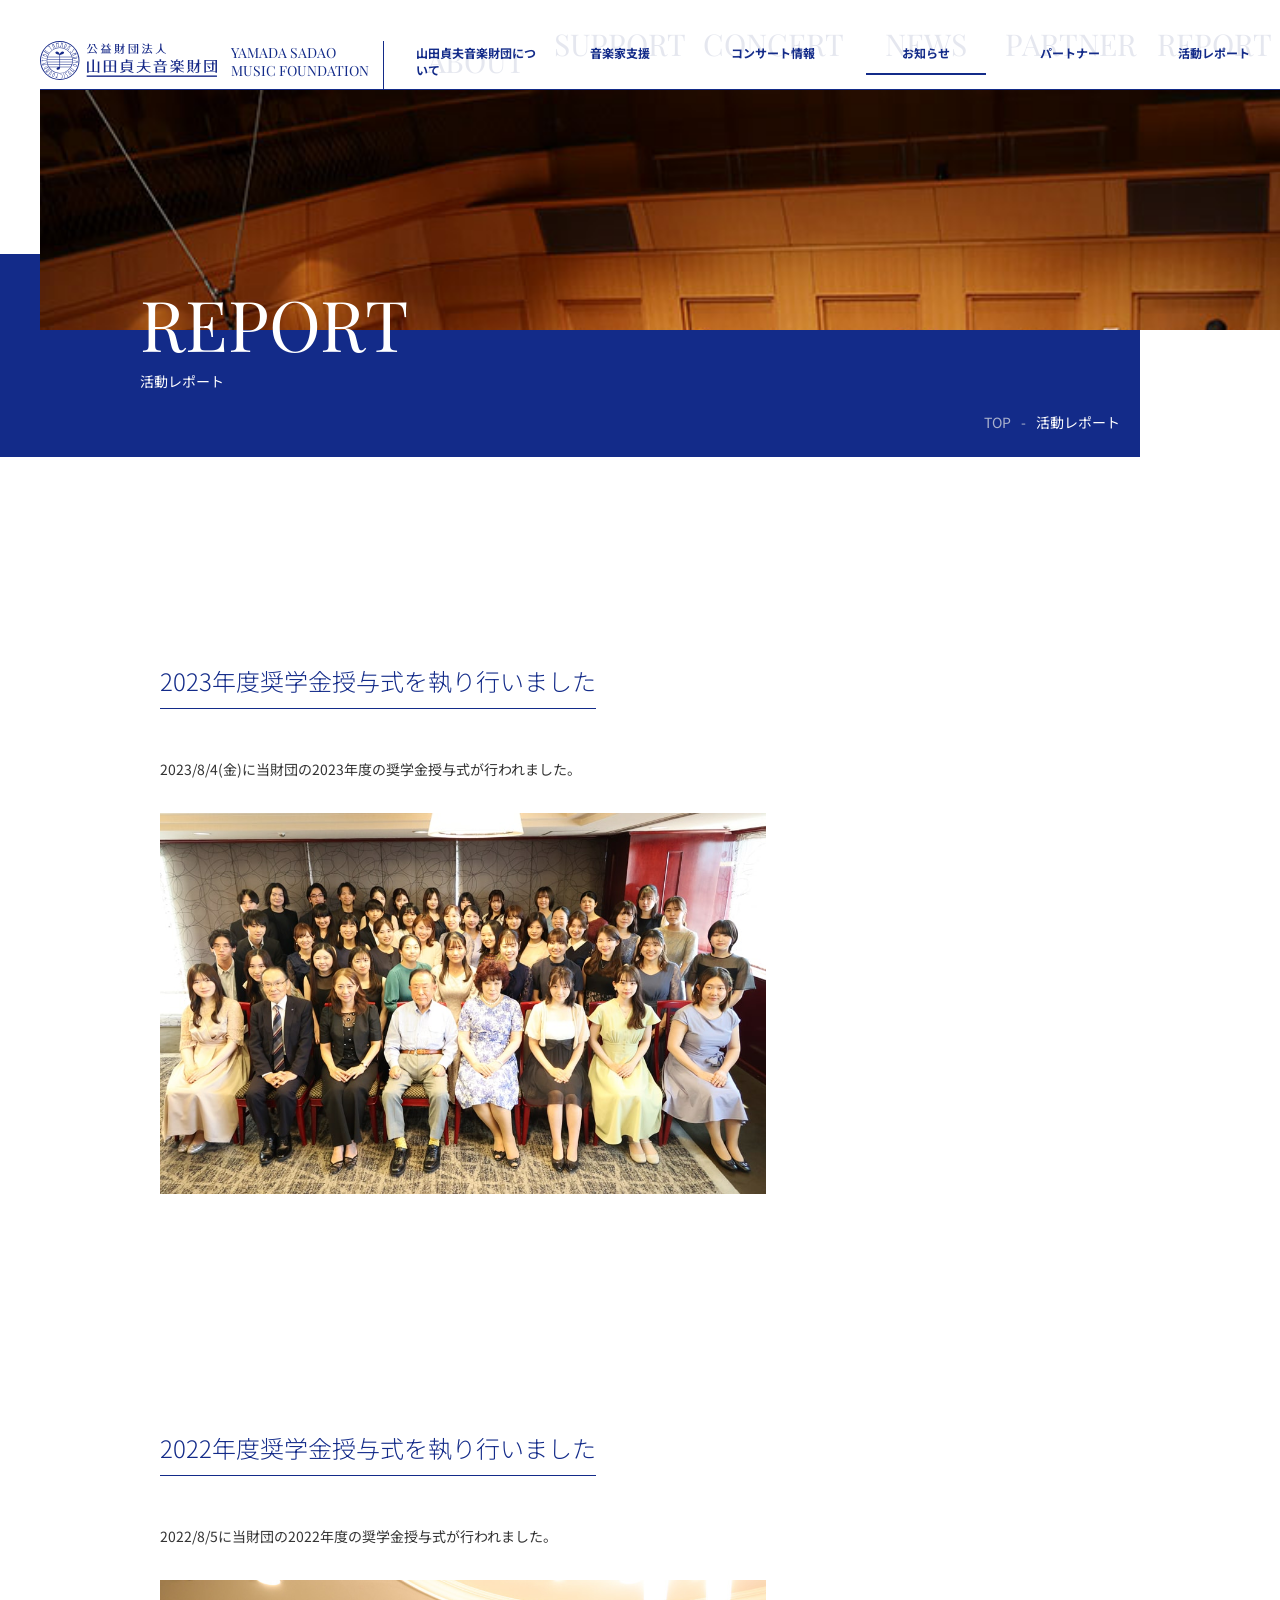
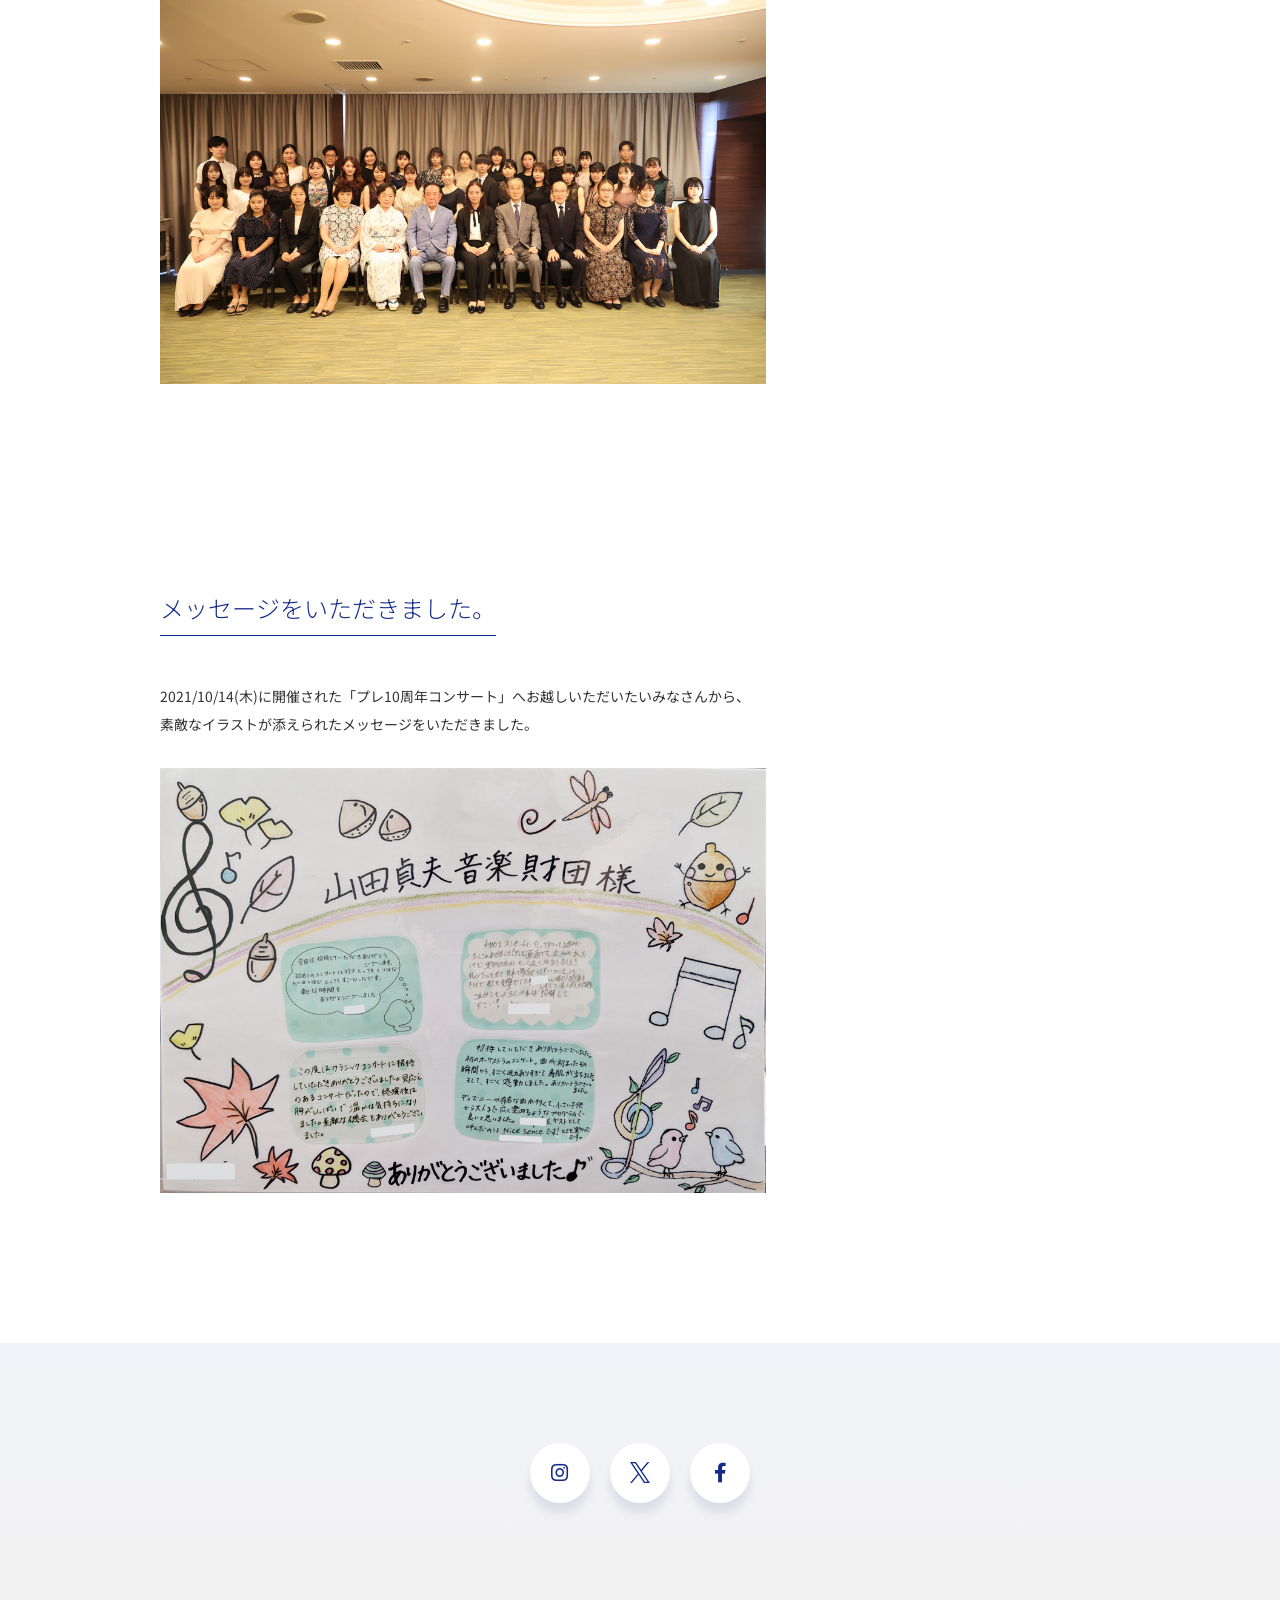
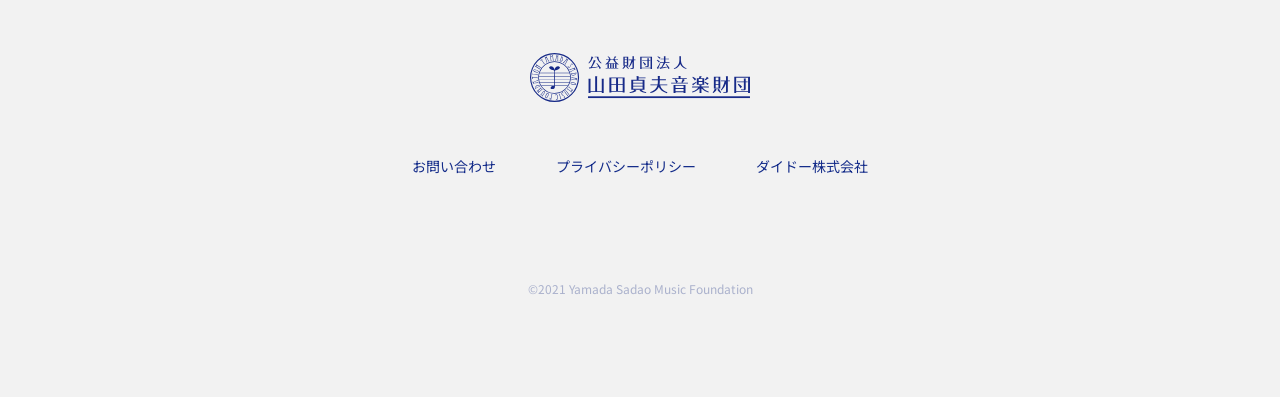
<file: report.html>
<!doctype html>

<html lang="ja">
<head>
<!-- Google Tag Manager -->
<script>(function(w,d,s,l,i){w[l]=w[l]||[];w[l].push({'gtm.start':
new Date().getTime(),event:'gtm.js'});var f=d.getElementsByTagName(s)[0],
j=d.createElement(s),dl=l!='dataLayer'?'&l='+l:'';j.async=true;j.src=
'https://www.googletagmanager.com/gtm.js?id='+i+dl;f.parentNode.insertBefore(j,f);
})(window,document,'script','dataLayer','GTM-KJJCGCC');</script>
<!-- End Google Tag Manager -->
  <meta charset="utf-8">
  <meta name="viewport" content="width=device-width, initial-scale=1.0, viewport-fit=cover">
  <meta http-equiv="X-UA-Compatible" content="IE=edge">
  <meta name="format-detection" content="telephone=no">

  <!-- OGP設定 -->
<meta property="og:title" content="コラム｜公益財団法人山田貞夫音楽財団">
<meta property="og:type" content="article">
<meta property="og:description" content="愛知県におけるクラシック音楽の振興並びに、演奏家をめざす将来有望な若い人たちを支援いたします。オーディション、コンクール、コンサートを開催し音楽文化水準の向上に寄与することを目的として活動しております。">
<meta property="og:url" content="https://www.daido-net.co.jp/foundation/enjoy.html">
<meta property="og:image" content="https://www.daido-net.co.jp/foundation/assets/images/icon/ogp.png">
<meta property="og:locale" content="ja_JP">
<meta property="og:site_name" content="公益財団法人山田貞夫音楽財団">
<!--<meta property="fb:app_id" content="facebookのappID">-->
<meta name="twitter:card" content="summary_large_image">
<meta name="twitter:site" content="＠tact_YSMF">
<!-- end/OGP設定 -->

  <link rel="shortcut icon" href="assets/images/icon/favicon.ico">
  <meta name="mobile-web-app-capable" content="yes">
  <link rel="icon" sizes="192x192" href="assets/images/icon/android-chrome-192x192.png">
  <meta name="apple-mobile-web-app-capable" content="yes">
  <link rel="apple-touch-icon" href="assets/images/icon/apple-touch-icon-144x144.png">
  <meta name="msapplication-TileImage" content="assets/images/icon/apple-touch-icon-144x144.png">
  <meta name="msapplication-TileColor" content="#132b89">
  <meta name="theme-color" content="#132b89">

  <script async src="assets/js/vender/picturefill.min.js"></script>

  <link rel="preconnect" href="https://fonts.gstatic.com">
<link href="https://fonts.googleapis.com/css2?family=Noto+Sans+JP:wght@300;400;700&display=swap" rel="stylesheet">
<link href="https://fonts.googleapis.com/css2?family=Playfair+Display&display=swap" rel="stylesheet">


<link rel="stylesheet" href="assets/js/vender/featherlight.min.css">

<link rel="stylesheet" href="assets/css/icons.css">
<link rel="stylesheet" href="assets/css/main.css">

  <title>レポート｜公益財団法人山田貞夫音楽財団</title>
  <meta name="description" content="愛知県におけるクラシック音楽の振興並びに、演奏家をめざす将来有望な若い人たちを支援いたします。オーディション、コンクール、コンサートを開催し音楽文化水準の向上に寄与することを目的として活動しております。">
  <meta name="og:title" content="山田貞夫音楽財団について">
  <meta name="og:description" content="">
</head>
<body class="page-enjoy">
<!-- Google Tag Manager (noscript) -->
<noscript><iframe src="https://www.googletagmanager.com/ns.html?id=GTM-KJJCGCC"
height="0" width="0" style="display:none;visibility:hidden"></iframe></noscript>
<!-- End Google Tag Manager (noscript) -->
    <!-- inline SVG -->
  <svg class="u-image-svg-asset">
  </svg>
  <!-- /inline SVG -->

  <div class="l-wrapper">
    <header class="l-header">
  <div class="l-inner l-inner--max">
    <p class="p-branding">
      <a href="index.html">
        <img class="p-branding__logo" src="assets/images/common/logo.svg" alt="公益財団法人　山田貞夫音楽財団　ロゴ画像" width="177" height="40">
        <span class="p-branding__text">YAMADA SADAO<br>MUSIC FOUNDATION</span>
      </a>
    </p>
    <button id="js-menu-toggle" class="l-header__menu-toggle">
      <div class="c-burger" aria-hidden="true" aria-label="メニュー"><span></span></div>
    </button>
    <nav id="js-menu" class="p-navi">
      <ul class="p-navi__list">
        <li class="p-navi__list__item">
          <a class="p-navi__list__link js-navi-accordion-toggle" href="about.html">
            <span class="en">ABOUT</span>
            <span class="jp">山田貞夫音楽財団について</span>
          </a>
          <ul class="p-navi__child">
            <li>
              <a class="p-navi__child__link" href="about.html">山田貞夫音楽財団について　トップ</a>
            </li>
            <li>
              <a class="p-navi__child__link" href="about.html#greeting">ご挨拶</a>
            </li>
            <li>
              <a class="p-navi__child__link" href="about.html#business">事業内容</a>
            </li>
            <li>
              <a class="p-navi__child__link" href="about.html#overview">概要</a>
            </li>
            <li>
              <a class="p-navi__child__link" href="about.html#map">地図</a>
            </li>
          </ul>
        </li>
        <li class="p-navi__list__item">
          <a class="p-navi__list__link js-navi-accordion-toggle" href="support.html">
            <span class="en">SUPPORT</span>
            <span class="jp">音楽家支援</span>
          </a>
          <ul class="p-navi__child">
            <li>
              <a class="p-navi__child__link" href="support.html">音楽家支援　トップ</a>
            </li>
              <li>
              <a class="p-navi__child__link" href="support.html#competition">新進演奏家コンクール</a>
            </li>
             <li>
              <a class="p-navi__child__link" href="support.html#audition">指揮者オーディション</a>
            </li>
            <li>
              <a class="p-navi__child__link" href="support.html#competitionee">受賞者・奨学生</a>
            </li>
          </ul>
        </li>
        <li class="p-navi__list__item">
          <a class="p-navi__list__link js-navi-accordion-toggle concert" href="concert.html">
            <span class="en">CONCERT</span>
            <span class="jp">コンサート情報</span>
          </a>
          <ul class="p-navi__child">
            <li>
              <a class="p-navi__child__link" href="concert.html">コンサート情報　トップ</a>
            </li>
            <li>
              <a class="p-navi__child__link" href="concert.html#schedule">開催予定のコンサート</a>
            </li>
            <li>
              <a class="p-navi__child__link" href="concert.html#archives">これまでのコンサート</a>
            </li>
          </ul>
        </li>
        <li class="p-navi__list__item">
          <a class="p-navi__list__link current" href="news.html">
            <span class="en">NEWS</span>
            <span class="jp">お知らせ</span>
          </a>
        </li>
        <li class="p-navi__list__item">
          <a class="p-navi__list__link" href="index.html#partner">
            <span class="en">PARTNER</span>
            <span class="jp">パートナー</span>
          </a>
        </li>
        <li class="p-navi__list__item">
          <a class="p-navi__list__link" href="report.html">
            <span class="en">REPORT</span>
            <span class="jp">活動レポート</span>
          </a>
        </li>
      </ul>
    </nav><!-- /.p-navi -->
  </div>
</header>

    <!-- /.l-header -->

    <main class="l-contents">
      <div class="p-page-title">
        <picture class="p-page-title__image">
          <source srcset="assets/images/kv-column_pc.jpg" media="(min-width:750px)">
          <img src="assets/images/kv-column_sp.jpg" alt="" width="355" height="244" loading="lazy">
        </picture>
        <div class="p-page-title__contents">
          <h1 class="p-page-title__contents__title">
            <span class="en">REPORT</span>
            <span class="jp">活動レポート</span>
          </h1>
          <div class="p-page-title__contents__breadcrumb">
            <nav class="c-breadcrumb">
  <ol class="c-breadcrumb__list">
    <li class="c-breadcrumb__list__item"><a href="index.html">TOP</a></li>
     
    <li class="c-breadcrumb__list__item">活動レポート</li>
    
  </ol>
</nav>

          </div>
        </div>
      </div><!-- /.p-page-title -->

      <!--<div class="l-page-links">
        <div class="l-inner">
          <ul class="l-page-links__list">
            <li>
              <a class="js-pageScroll c-link-button c-link-button--white c-link-button--with-fa" href="#greeting">ご挨拶<i class="fas fa-angle-down"></i></a>
            </li>
            <li>
              <a class="js-pageScroll c-link-button c-link-button--white c-link-button--with-fa" href="#business">事業内容<i class="fas fa-angle-down"></i></a>
            </li>
            <li>
              <a class="js-pageScroll c-link-button c-link-button--white c-link-button--with-fa" href="#overview">概要<i class="fas fa-angle-down"></i></a>
            </li>
            <li>
              <a class="js-pageScroll c-link-button c-link-button--white c-link-button--with-fa" href="#map">地図<i class="fas fa-angle-down"></i></a>
            </li>
          </ul>
        </div>
      </div>--->
<section class="l-inner l-section">
  <div class="l-inner--nopadding l-inner--max">
  <div class="p-section-grid__contents">
  <h3 class="c-heading--medium">2023年度奨学金授与式を執り行いました</h3>
  <p class="txt">2023/8/4(金)に当財団の2023年度の奨学金授与式が行われました。</p>
  <img src="assets/images/report/report_shogakukin2023-01.jpg" alt="" width="1000" height="629" loading="lazy">
  <ul></ul>
  </div>
  </div>
</section>
<section class="l-inner l-section">
  <div class="l-inner--nopadding l-inner--max">
  <div class="p-section-grid__contents">
  <h3 class="c-heading--medium">2022年度奨学金授与式を執り行いました</h3>
  <p class="txt">2022/8/5に当財団の2022年度の奨学金授与式が行われました。</p>
  <img src="assets/images/report/report_shogakukin2022.jpg" alt="" width="1000" height="667" loading="lazy">
  </div>
  </div>
</section>
<section class="l-inner l-section">
  <div class="l-inner--nopadding l-inner--max">
  <div class="p-section-grid__contents">
  <h3 class="c-heading--medium">メッセージをいただきました。</h3>
  <p class="txt">2021/10/14(木)に開催された「プレ10周年コンサート」へお越しいただいたいみなさんから、<br>
    素敵なイラストが添えられたメッセージをいただきました。</p>
  <img src="assets/images/report/report_10thpre2021.jpg" alt="" width="1000" height="700" loading="lazy">
  </div>
  </div>
</section>
      <!--<section class="l-section">
        <div class="p-section-grid--right-image l-inner--nopadding l-inner--max">
          <div class="p-section-grid__contents">
            <h2 class="c-heading-set--large">
              <span class="en">Vol.01</span>
              <span class="jp">タイトルがはいりますタイトルがはいります</span>
            </h2>
            <h3 class="c-heading--medium">見出しが入ります見出しが入ります見出しが入ります見出しが入ります見出しが入ります</h3>
            <p>本文がはります本文がはります本文がはります本文がはります本文がはります本文がはります本文がはります本文がはります本文がはります</p>
            <p>本文がはります本文がはります本文がはります本文がはります本文がはります本文がはります本文がはります本文がはります本文がはります</p>
            <p>本文がはります本文がはります本文がはります本文がはります本文がはります本文がはります本文がはります本文がはります本文がはります</p>
            <p>本文がはります本文がはります本文がはります本文がはります本文がはります本文がはります本文がはります本文がはります本文がはります</p>
          </div>

          <picture class="p-section-grid__image">
            <source srcset="assets/images/about-business-image_pc.jpg" media="(min-width:750px)">
            <img src="assets/images/about-business-image_sp.jpg" alt="" width="375" height="300" loading="lazy">
          </picture>
        </div>
      </section>

      <section class="l-section">
        <div class="p-section-grid--left-image l-inner--nopadding l-inner--max">
          <div class="p-section-grid__contents">
            <h3 class="c-heading--medium">見出しが入ります見出しが入ります見出しが入ります見出しが入ります見出しが入ります</h3>
            <p>本文がはります本文がはります本文がはります本文がはります本文がはります本文がはります本文がはります本文がはります本文がはります</p>
            <p>本文がはります本文がはります本文がはります本文がはります本文がはります本文がはります本文がはります本文がはります本文がはります</p>
            <p>本文がはります本文がはります本文がはります本文がはります本文がはります本文がはります本文がはります本文がはります本文がはります</p>
            <p>本文がはります本文がはります本文がはります本文がはります本文がはります本文がはります本文がはります本文がはります本文がはります</p>
          </div>
          <picture class="p-section-grid__image">
            <source srcset="assets/images/about-greeting-image_pc.jpg" media="(min-width:750px)">
            <img src="assets/images/about-greeting-image_sp.jpg" alt="" width="375" height="300" loading="lazy">
          </picture>
        </div>
      </section>

      <section id="overview" class="l-section">
        <div class="p-section-grid--left-image l-inner--nopadding l-inner--max">
          <div class="p-section-grid__contents">
            <h2 class="c-heading-set--large">
              <span class="en">BACK NUMBER</span>
              <span class="jp">バックナンバー</span>
            </h2>
                <ul class="c-list--entry">
                  <li>
                    <i class="fas fa-angle-right"></i>
                    <a href="#" class="u-link-uline">vol.001 タイトルが入ります。タイトルが入ります。タイトルが入ります。タイトルが入ります。</a>
                  </li>
                  <li>
                    <i class="fas fa-angle-right"></i>
                    <a href="#" class="u-link-uline">vol.002 タイトルが入ります。タイトルが入ります。タイトルが入ります。タイトルが入ります。</a>
                  </li>
                  <li>
                    <i class="fas fa-angle-right"></i>
                    <a href="#" class="u-link-uline">vol.003 タイトルが入ります。タイトルが入ります。タイトルが入ります。タイトルが入ります。</a>
                  </li>
                  <li>
                    <i class="fas fa-angle-right"></i>
                    <a href="#" class="u-link-uline">vol.004 タイトルが入ります。タイトルが入ります。タイトルが入ります。タイトルが入ります。</a>
                  </li>
                  <li>
                    <i class="fas fa-angle-right"></i>
                    <a href="#" class="u-link-uline">vol.005 タイトルが入ります。タイトルが入ります。タイトルが入ります。タイトルが入ります。</a>
                  </li>
                </ul>
          </div>

        </div>
      </section>-->

    </main>
    <!-- /.l-contents -->

    <footer class="l-footer">
  <div id="js-totop" class="l-footer__totop">
    <button class="js-pageScroll" data-href="#"><i class="fas fa-angle-up"></i></button>
  </div>
  <div class="l-footer__sns">
    <div class="l-inner">
      <ul class="c-list-inline">
        <li>
          <a href="https://www.instagram.com/tact_ysmf/"><i class="fab fa-instagram"></i></a>
        </li>
        <li>
          <a href="https://twitter.com/tact_YSMF"><img src="assets/images/common/icon-x.svg" width="20" height="20"></a>
        </li>
        <li>
          <a href="https://www.facebook.com/tact.YSMF/"><i class="fab fa-facebook-f"></i></a>
        </li>
        <!--<li>
          <a href="#"><i class="fab fa-tiktok"></i></a>
        </li>-->
      </ul>
    </div>
  </div>
  <div class="l-footer__branding">
    <div class="l-inner">
      <div class="p-branding--footer">
        <img class="p-branding__logo" src="assets/images/common/logo.svg" alt="公益財団法人 山田貞夫音楽財団ロゴ" width="220" height="50" loading="lazy">
        <ul class="p-branding__navi">
          <li><a href="contact.html">お問い合わせ</a></li>
          <li><a href="contact.html#privacy">プライバシーポリシー</a></li>
          <li><a href="/">ダイドー株式会社</a></li>
        </ul>
      </div>
      <small class="c-copyrights">&copy;2021 Yamada Sadao Music Foundation</small>
    </div>
  </div>
</footer>

    <!-- /.l-footer -->

  </div>
  <!-- /.l-wrapper -->
    <!-- scripts -->
  <script defer src="assets/js/vender/jquery-3.4.1.min.js"></script>
  <script defer src="assets/js/vender/ofi.min.js"></script>
  
  <script defer src="assets/js/vender/featherlight.min.js"></script>
  
  <script defer src="assets/js/main.js"></script>
  
<!-- リッチリザルト -->
<script type="application/ld+json">
{
  "@context": "https://schema.org",
  "@type": "BreadcrumbList",
  "name": "パンくずリスト",
  "itemListElement": [
    {
      "@type": "ListItem",
      "position": 1,
      "name": "HOME",
      "item": "https://www.daido-net.co.jp/foundation/"
    },
    {
      "@type": "ListItem",
      "position": 2,
      "name": "クラシックの楽しみ方",
      "item": "https://www.daido-net.co.jp/foundation/enjoy.html"
    }
  ]
}
</script>
<!-- end リッチリザルト -->
</body>
</html>
</file>
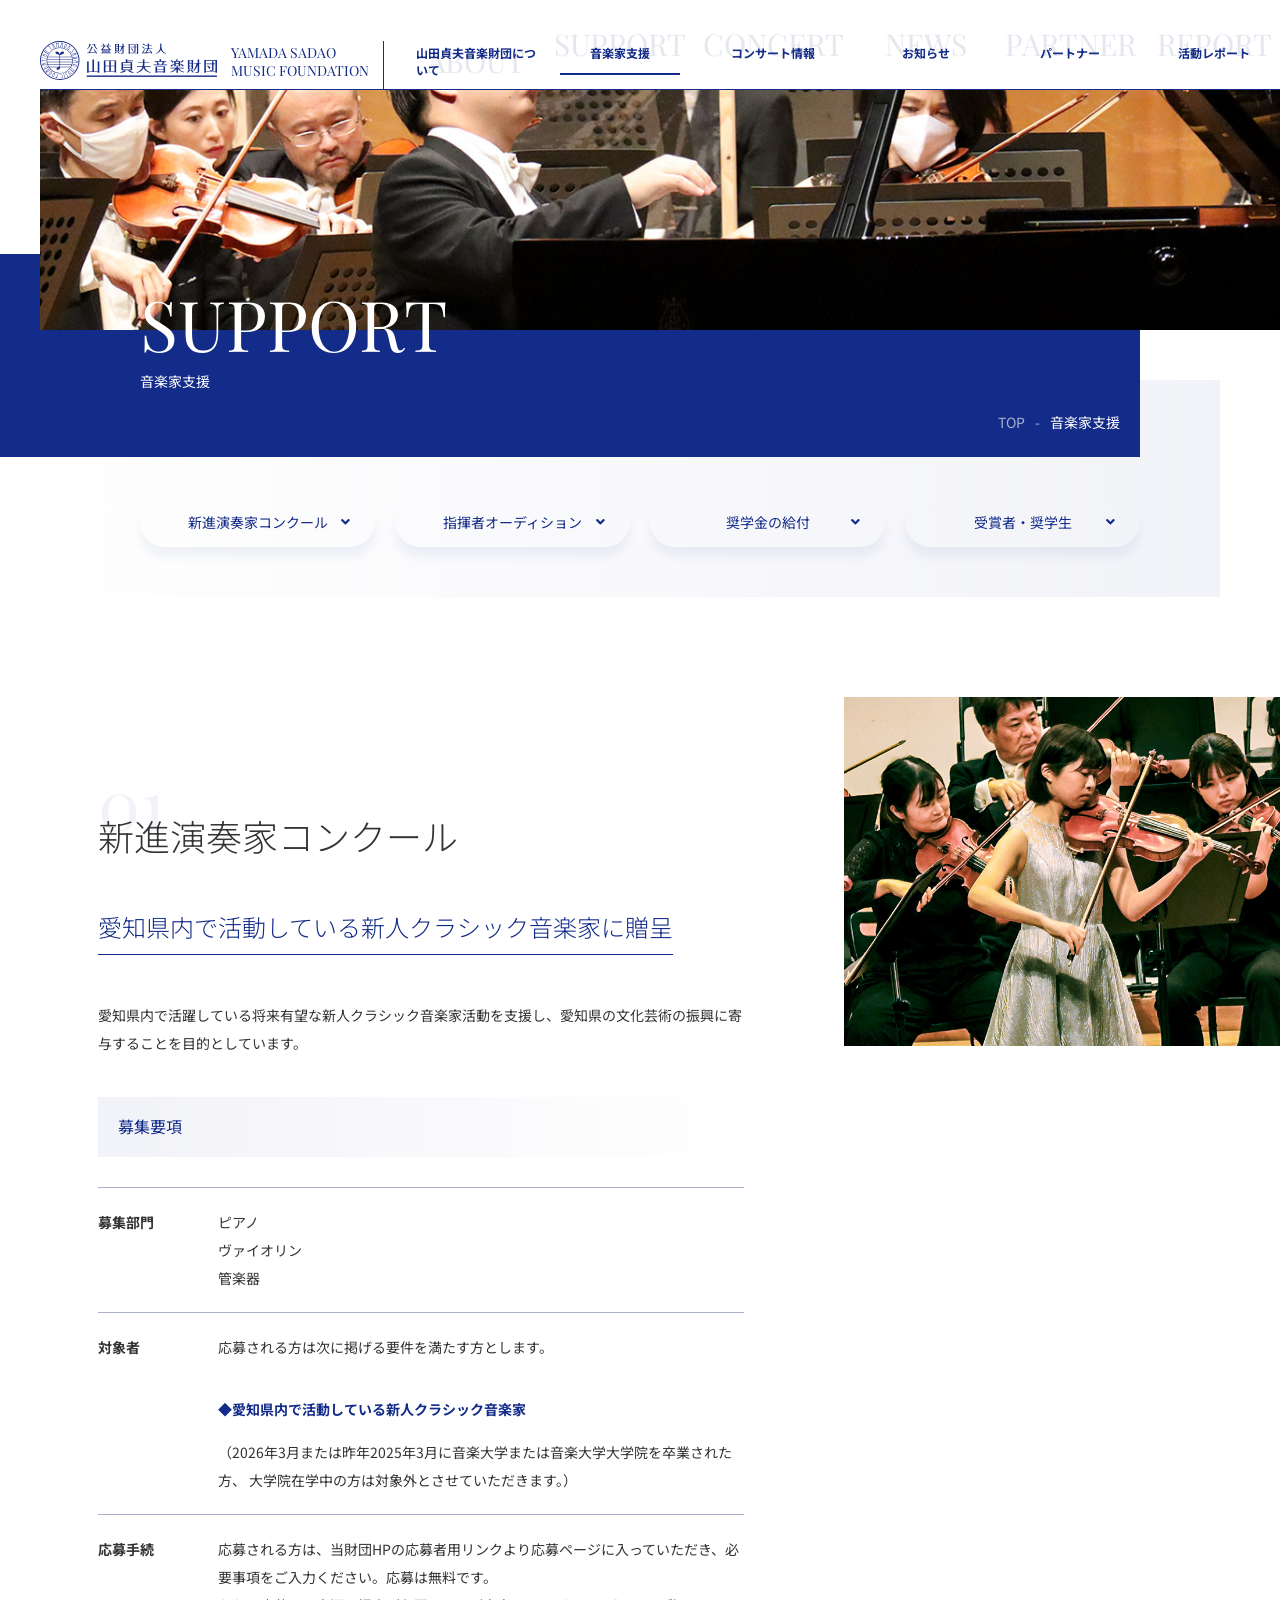
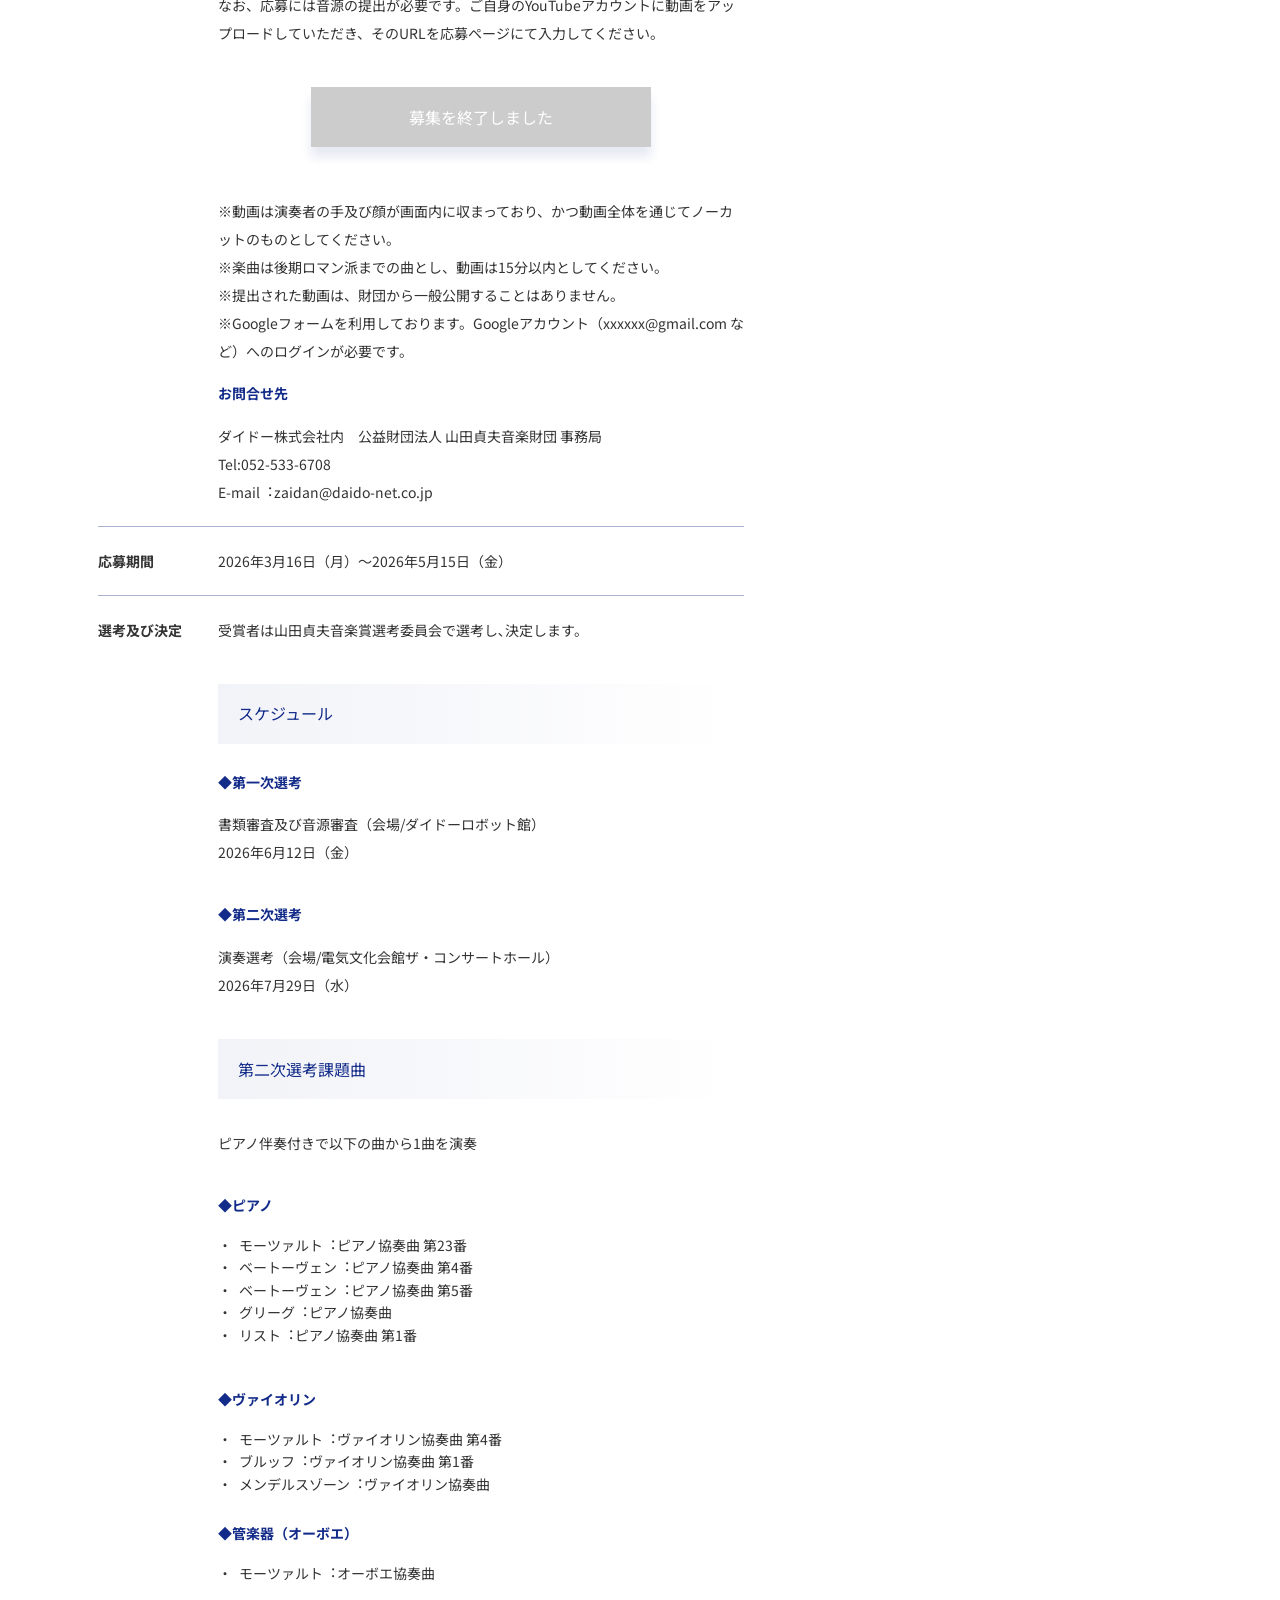
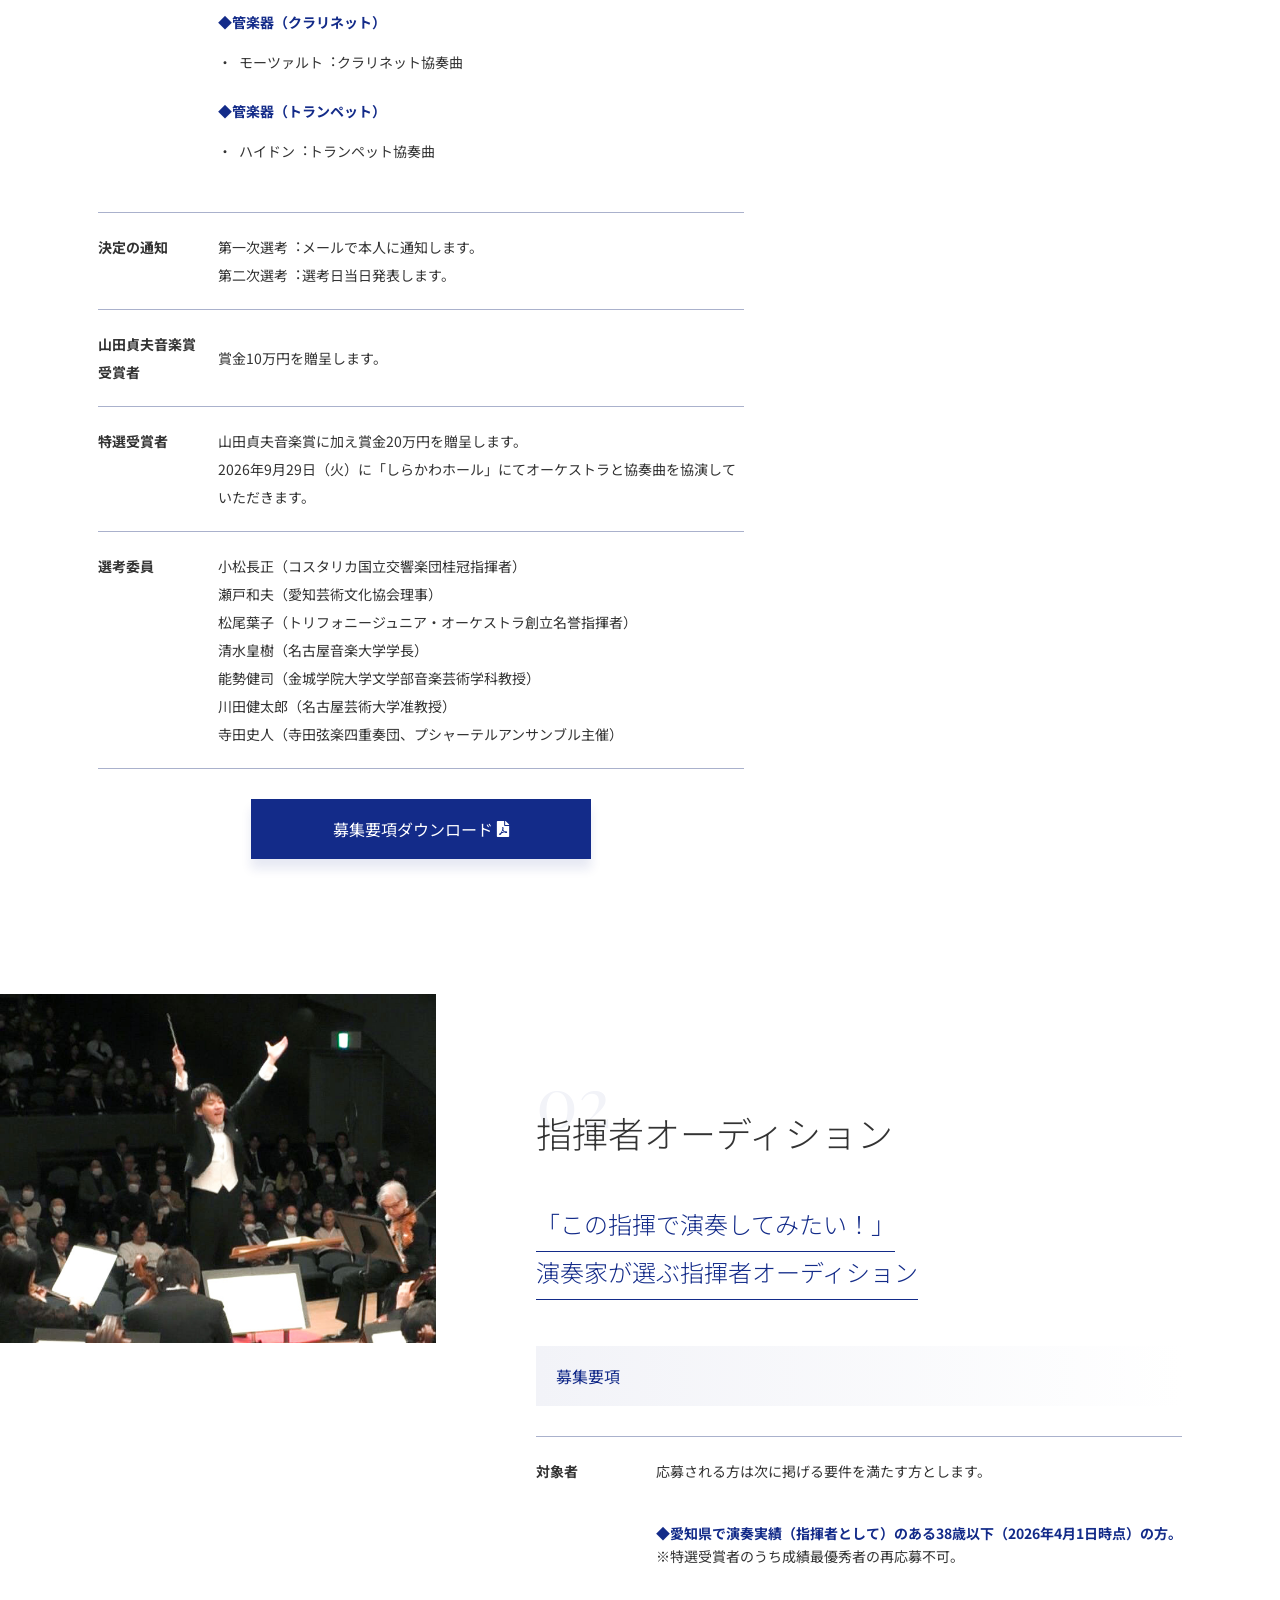
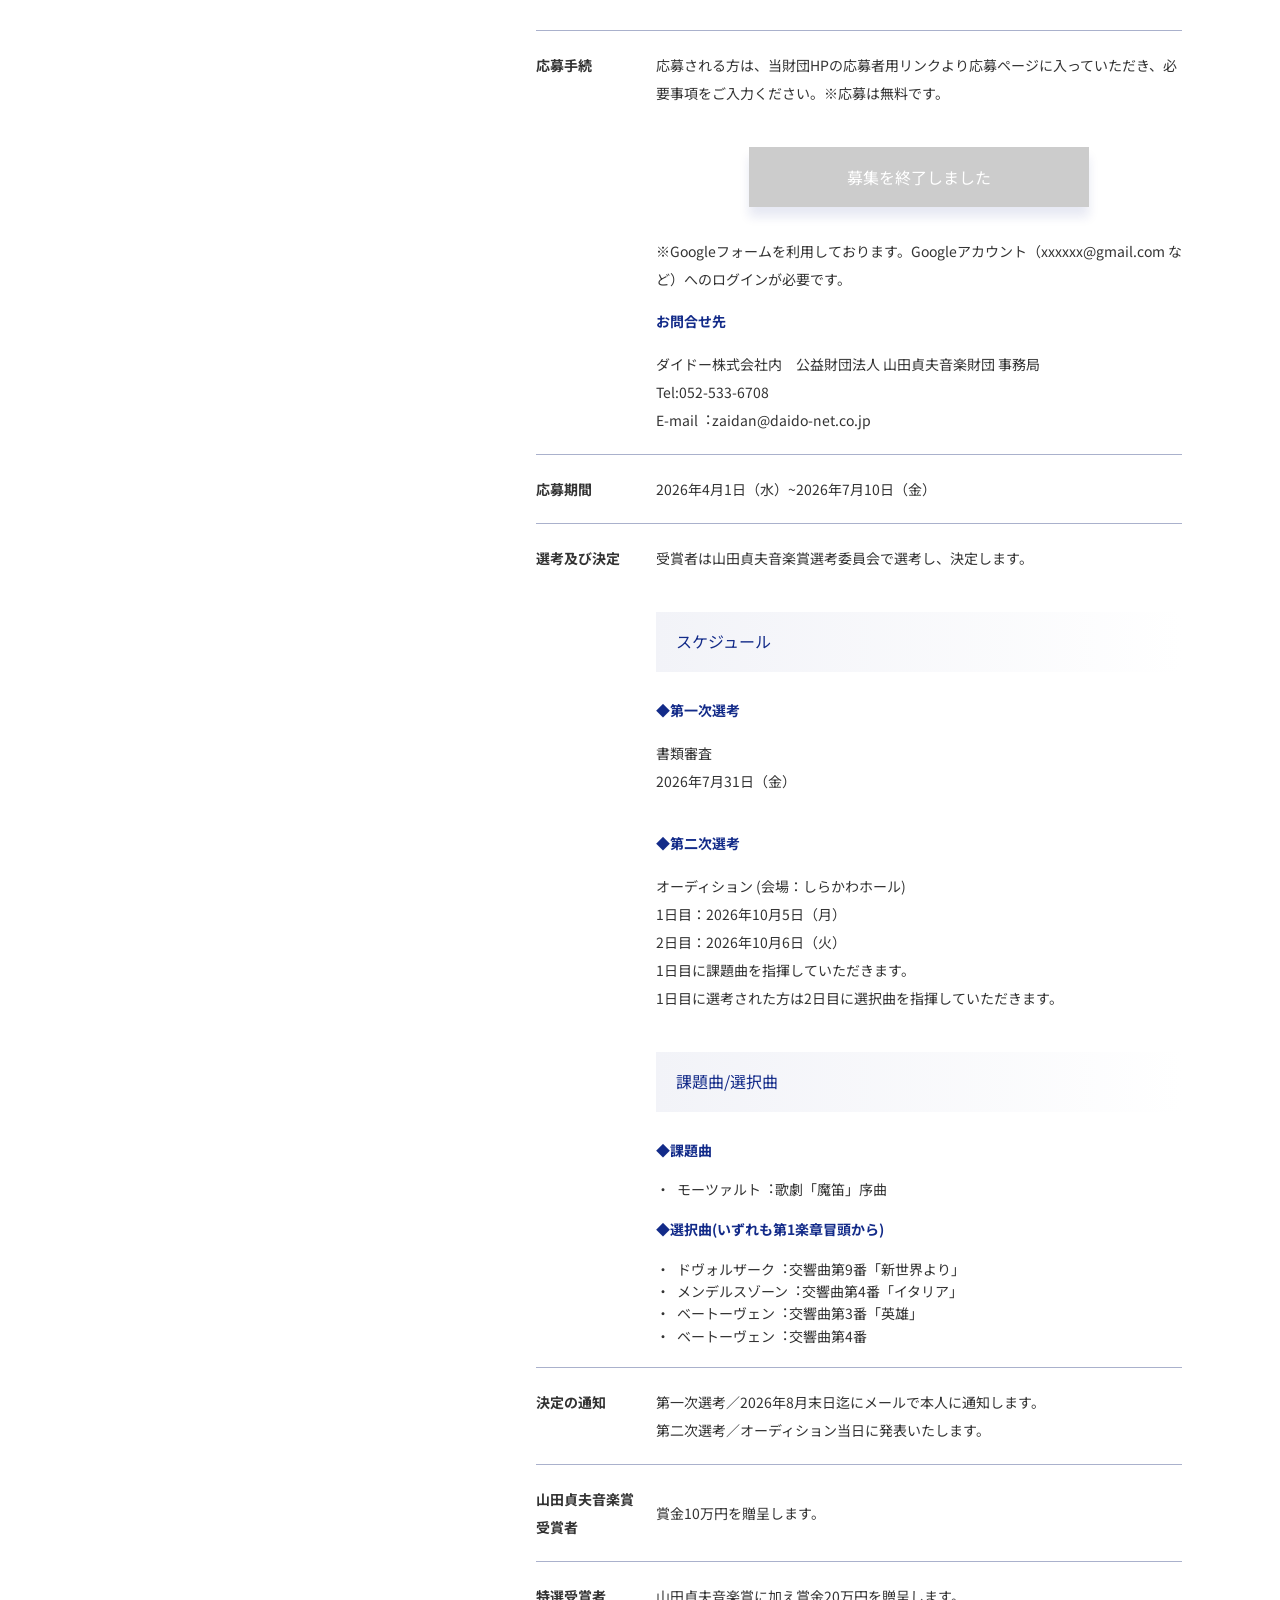
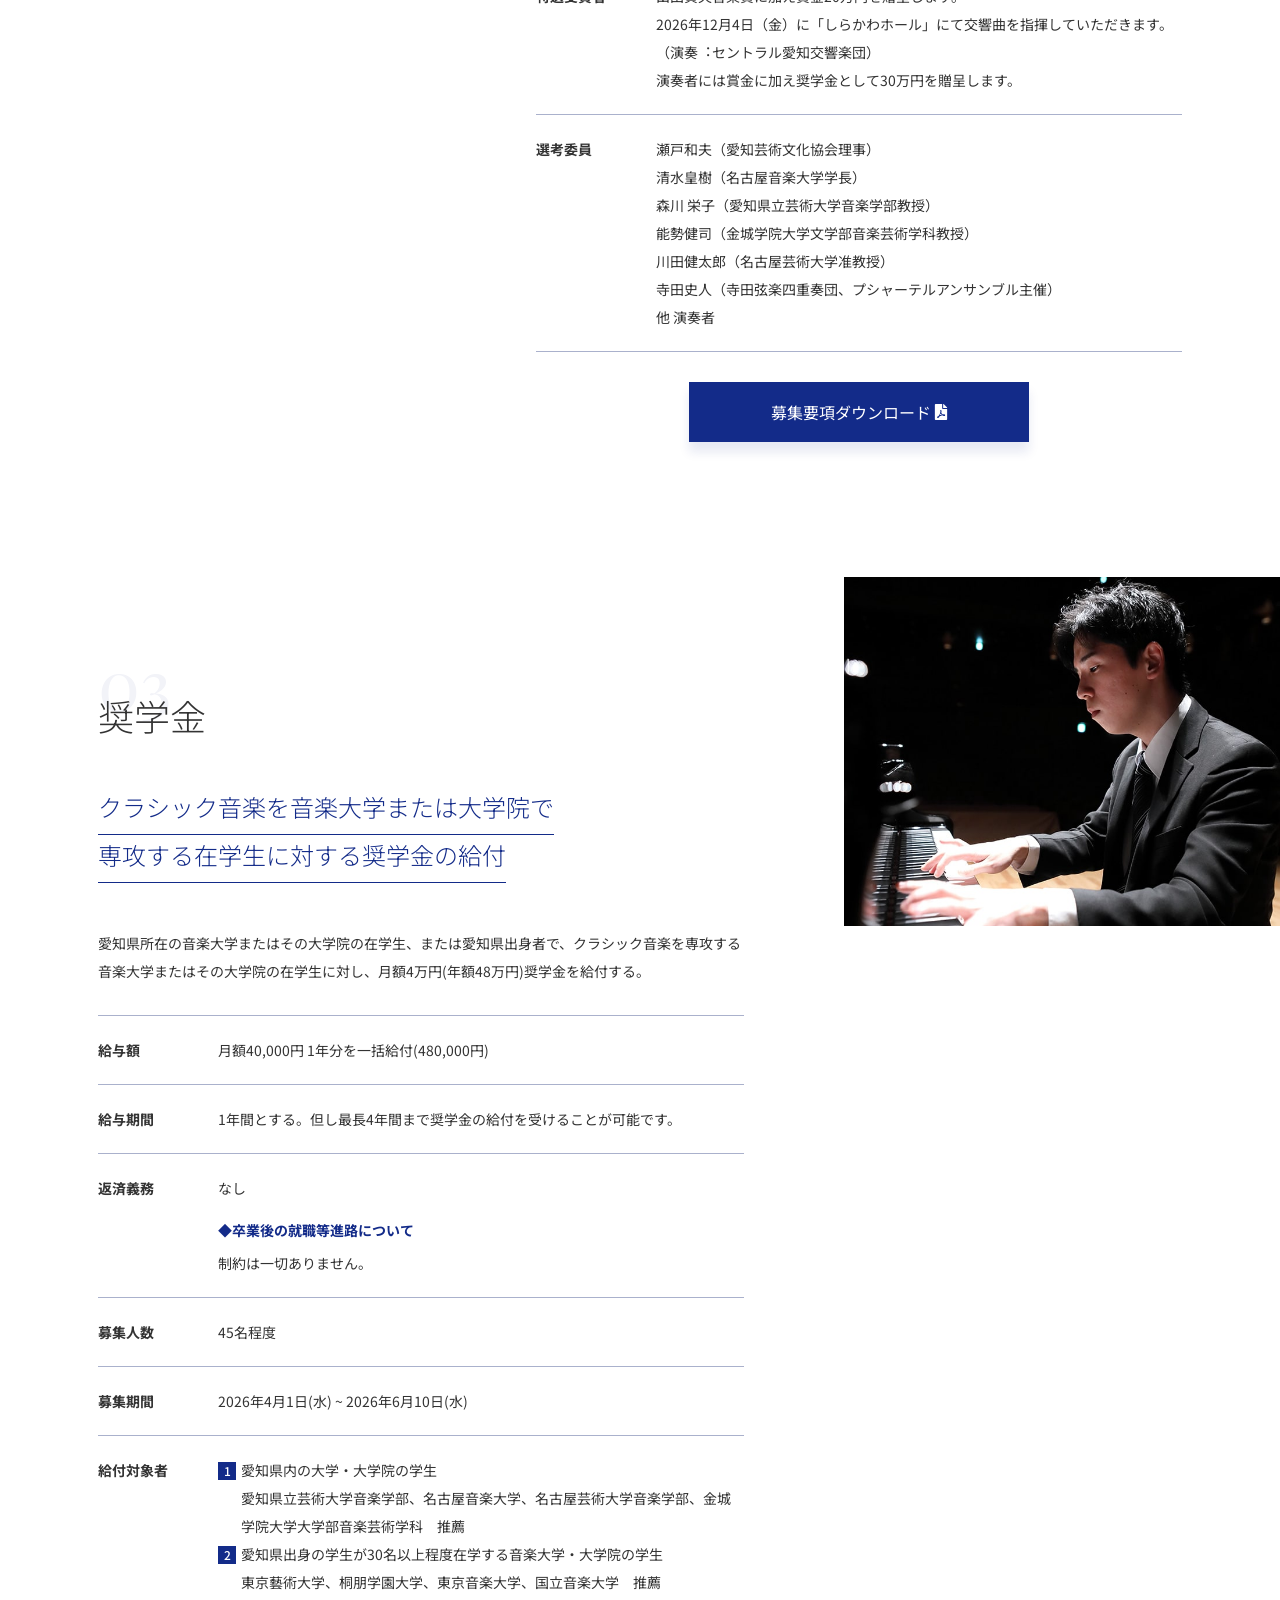
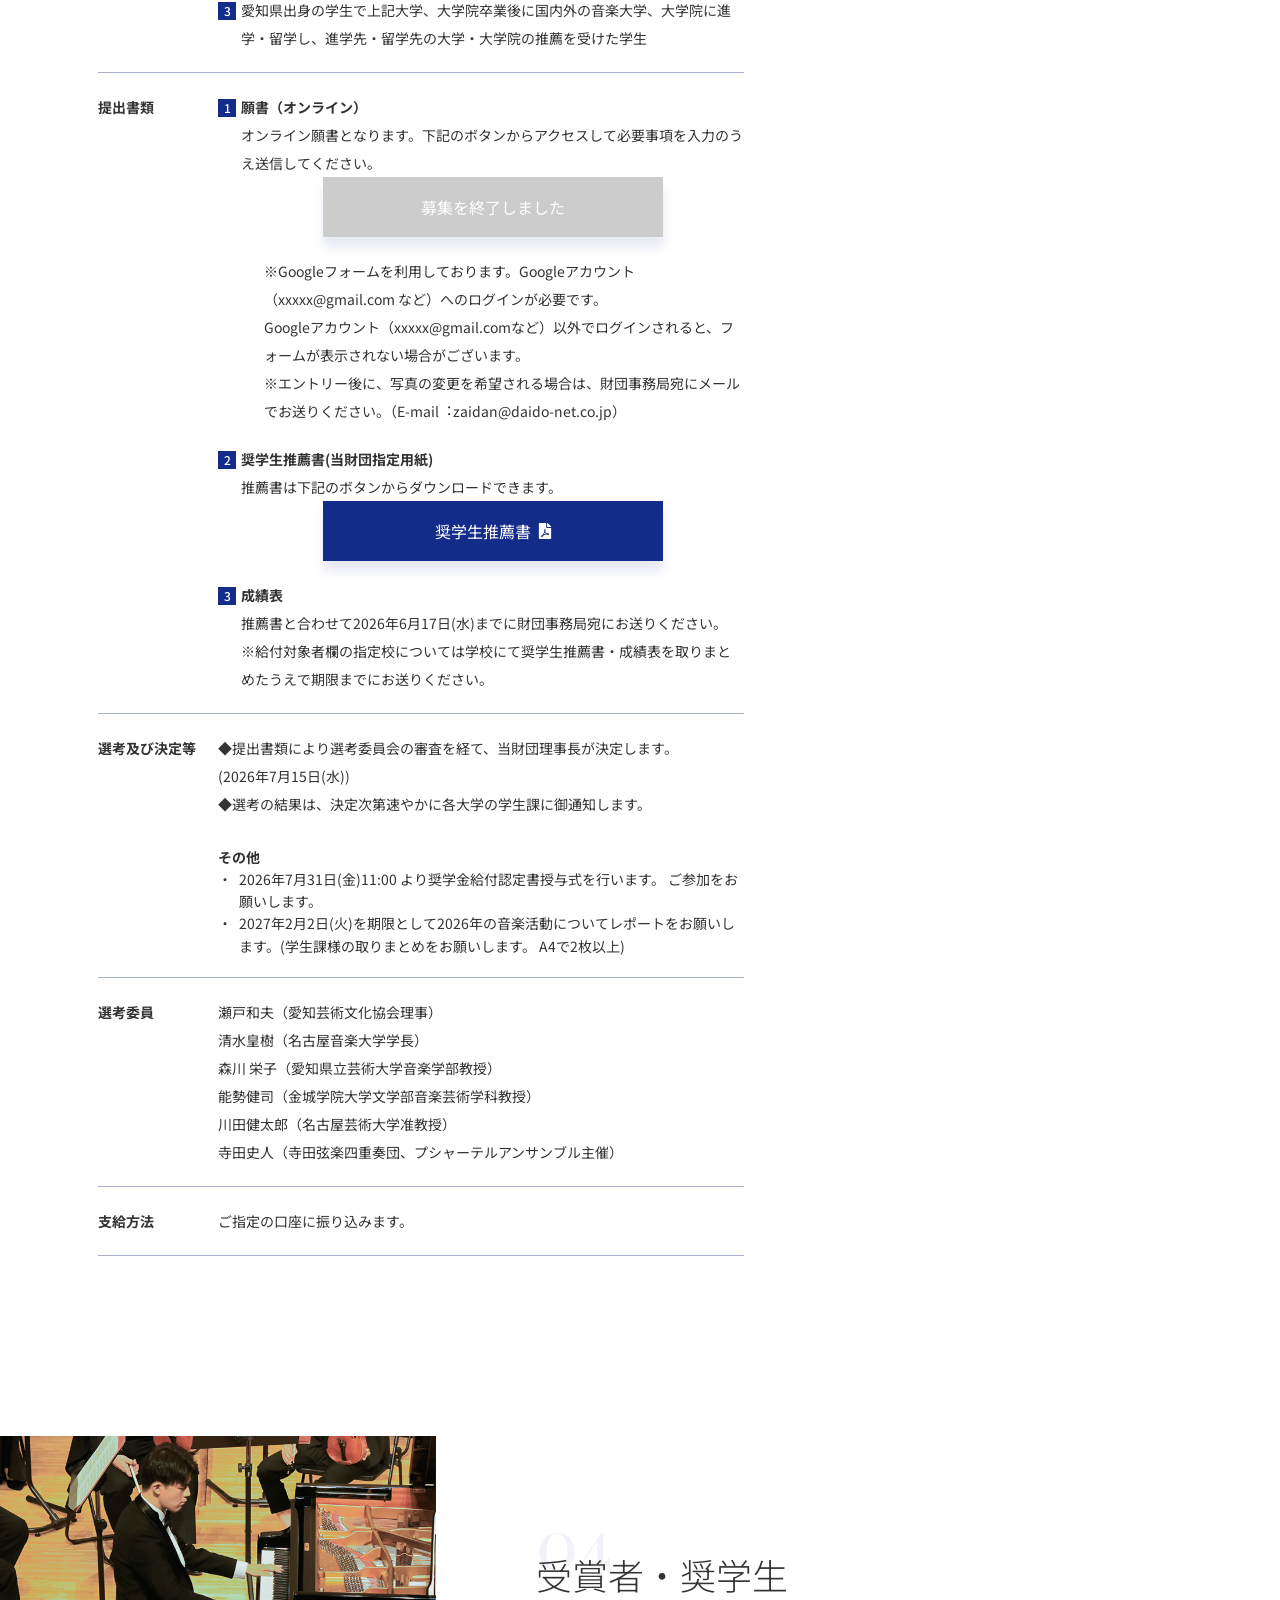
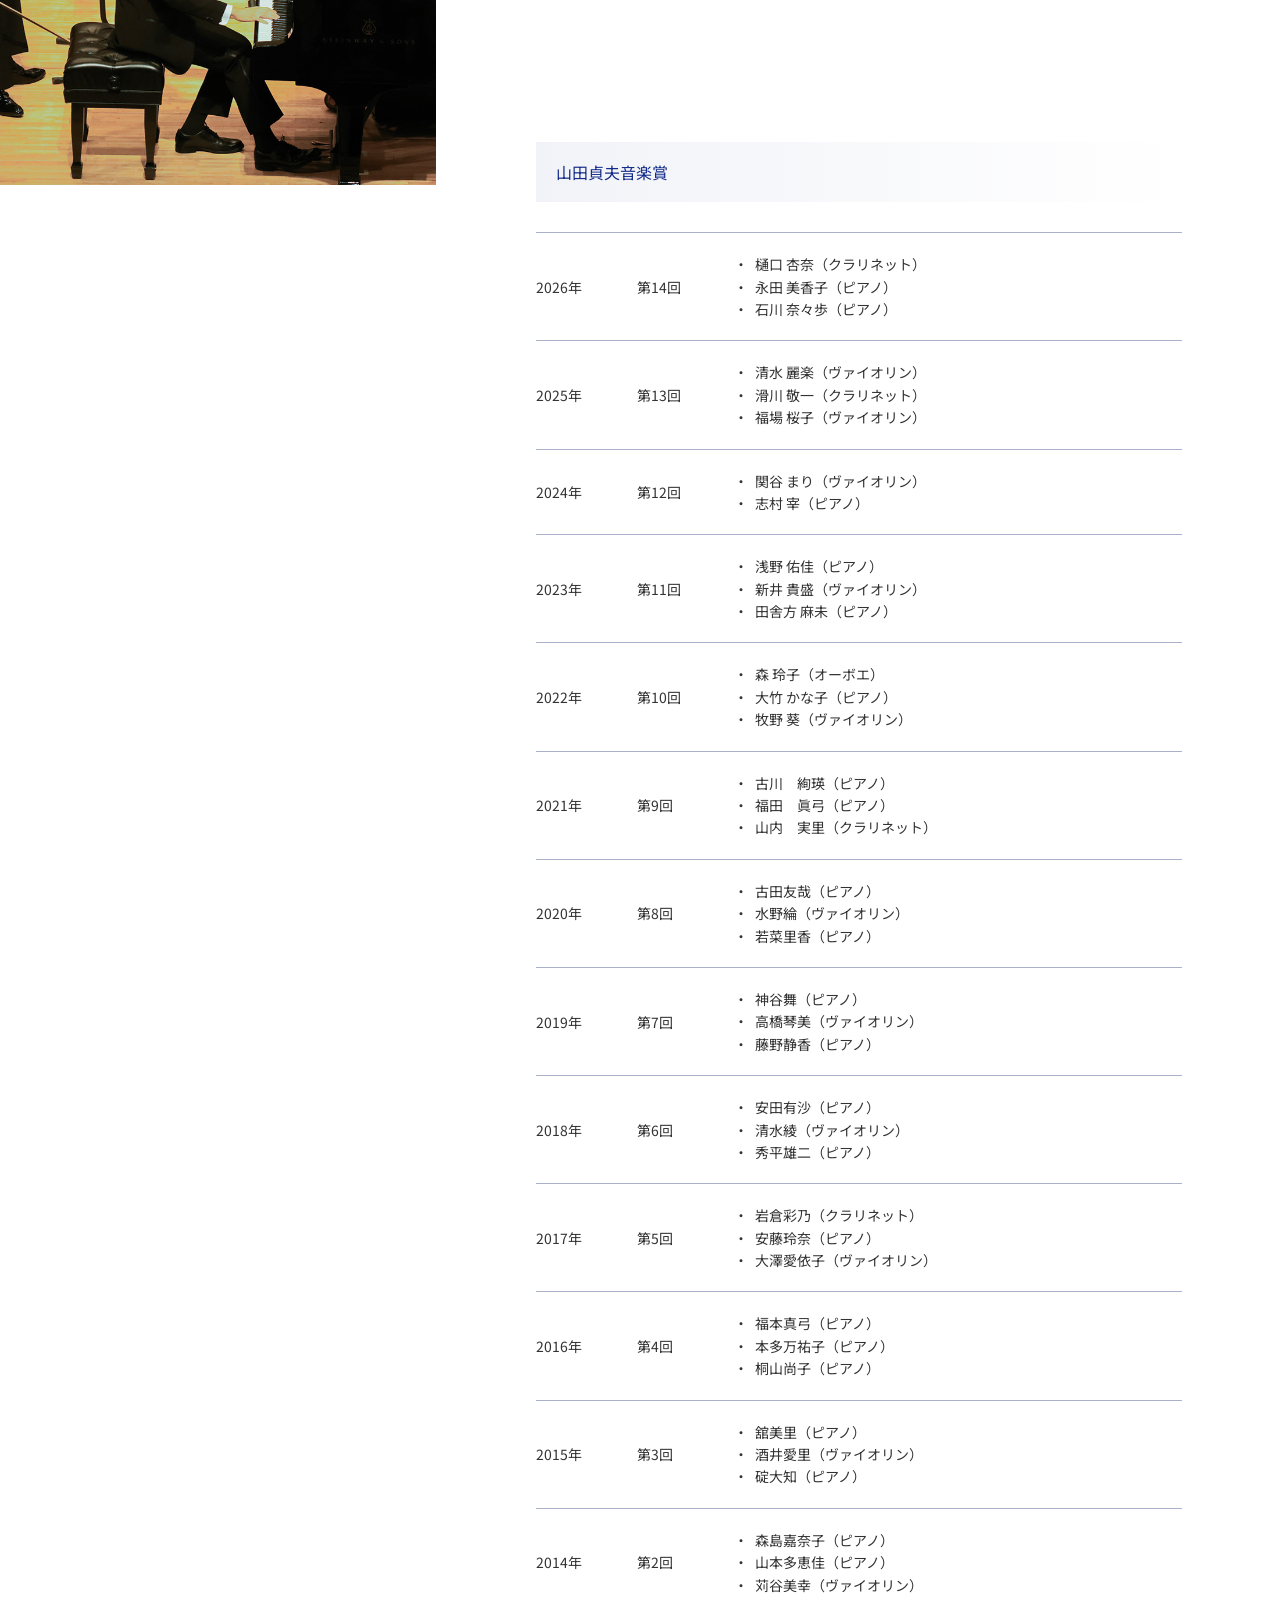
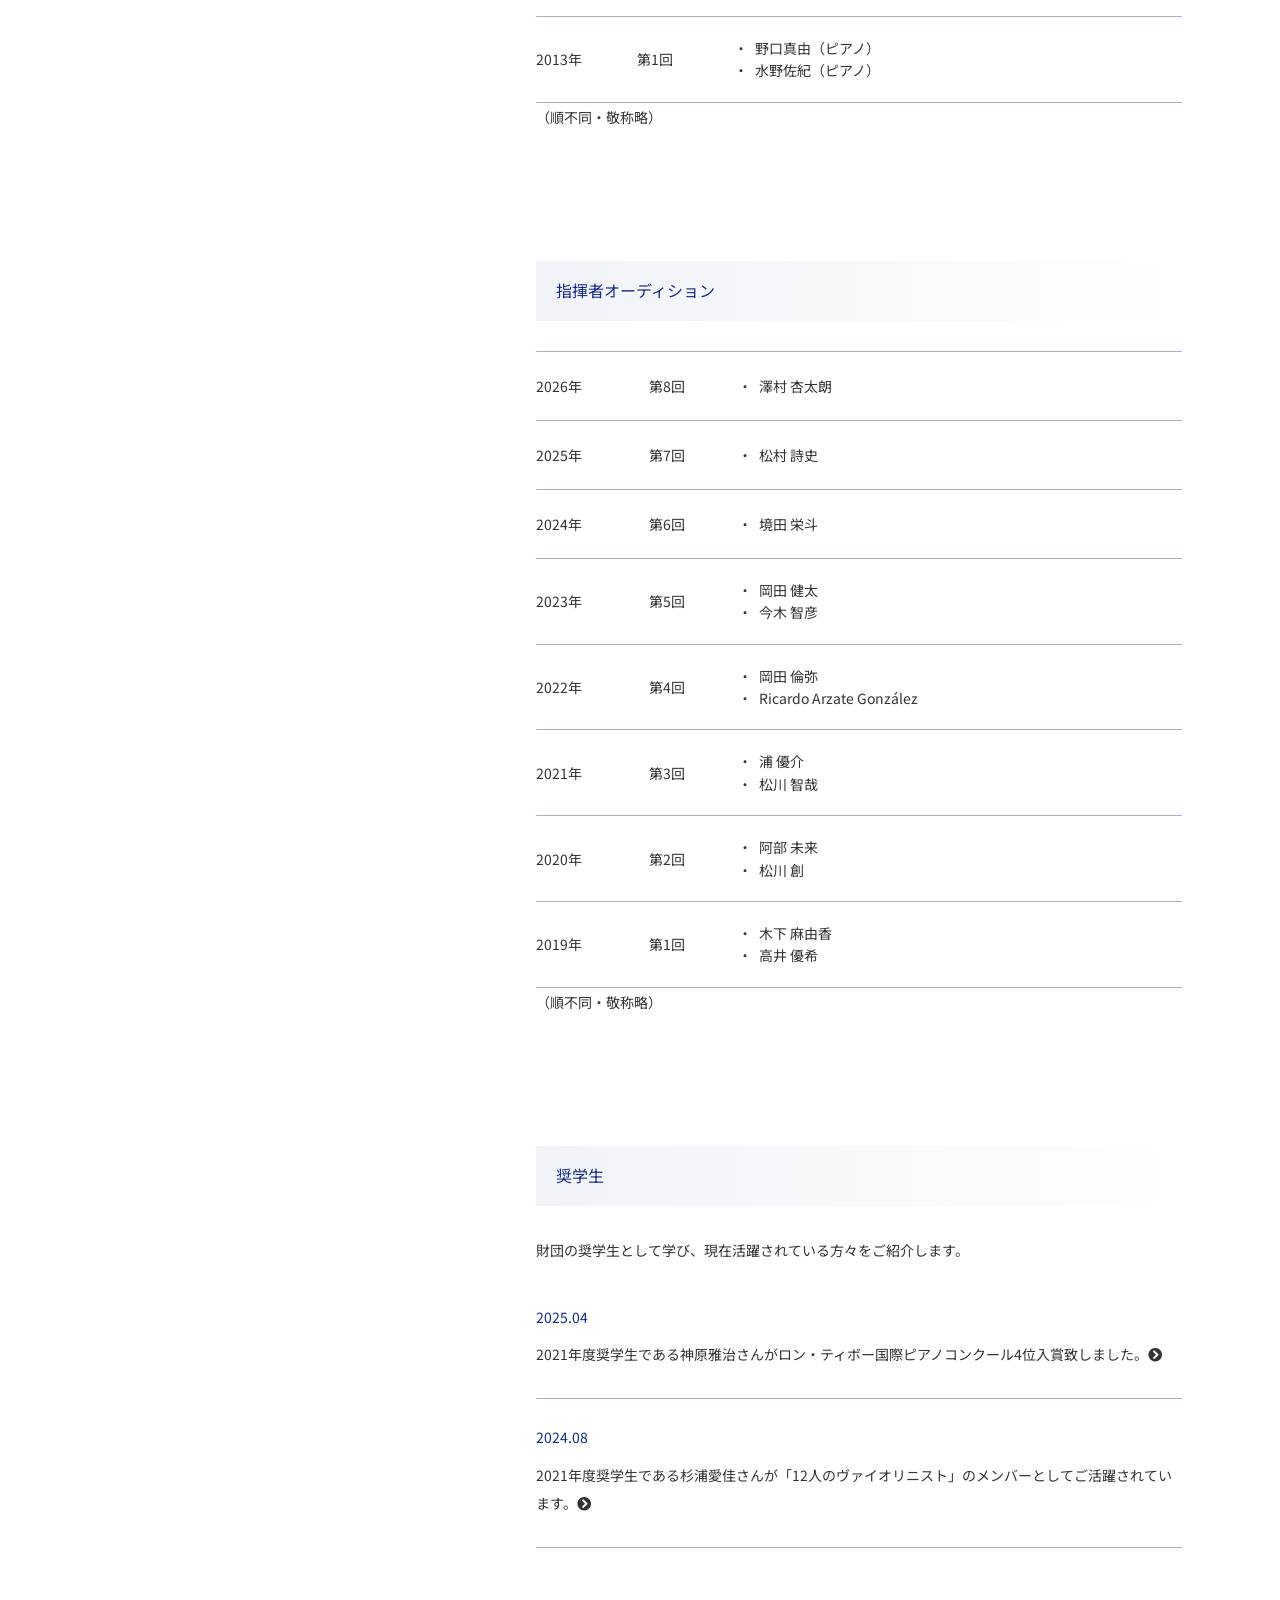
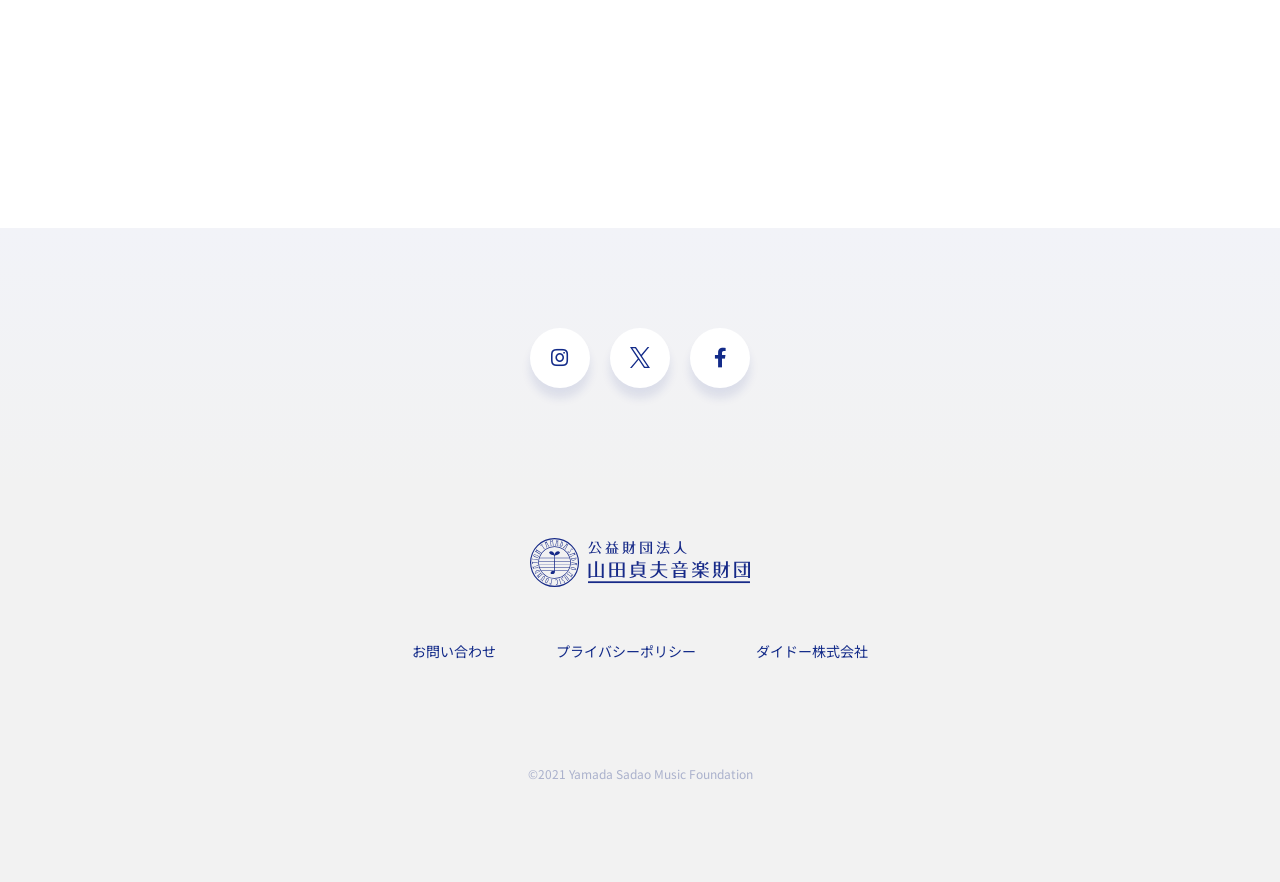
<file: support.html>
<!doctype html>
<html lang="ja">
<head>
<!-- Google Tag Manager -->
<script>(function(w,d,s,l,i){w[l]=w[l]||[];w[l].push({'gtm.start':
new Date().getTime(),event:'gtm.js'});var f=d.getElementsByTagName(s)[0],
j=d.createElement(s),dl=l!='dataLayer'?'&l='+l:'';j.async=true;j.src=
'https://www.googletagmanager.com/gtm.js?id='+i+dl;f.parentNode.insertBefore(j,f);
})(window,document,'script','dataLayer','GTM-KJJCGCC');</script>
<!-- End Google Tag Manager -->
  <meta charset="utf-8">
  <meta name="viewport" content="width=device-width, initial-scale=1.0, viewport-fit=cover">
  <meta http-equiv="X-UA-Compatible" content="IE=edge">
  <meta name="format-detection" content="telephone=no">

  <!-- OGP設定 -->
<meta property="og:title" content="音楽家支援｜公益財団法人山田貞夫音楽財団">
<meta property="og:type" content="article">
<meta property="og:description" content="愛知県におけるクラシック音楽の振興並びに、演奏家をめざす将来有望な若い人たちを支援いたします。オーディション、コンクール、コンサートを開催し音楽文化水準の向上に寄与することを目的として活動しております。">
<meta property="og:url" content="https://www.daido-net.co.jp/foundation/support.html">
<meta property="og:image" content="https://www.daido-net.co.jp/foundation/assets/images/icon/ogp.png">
<meta property="og:locale" content="ja_JP">
<meta property="og:site_name" content="公益財団法人山田貞夫音楽財団">
<!--<meta property="fb:app_id" content="facebookのappID">-->
<meta name="twitter:card" content="summary_large_image">
<meta name="twitter:site" content="＠tact_YSMF">
<!-- end/OGP設定 -->

  <link rel="shortcut icon" href="assets/images/icon/favicon.ico">
  <meta name="mobile-web-app-capable" content="yes">
  <link rel="icon" sizes="192x192" href="assets/images/icon/android-chrome-192x192.png">
  <meta name="apple-mobile-web-app-capable" content="yes">
  <link rel="apple-touch-icon" href="assets/images/icon/apple-touch-icon-144x144.png">
  <meta name="msapplication-TileImage" content="assets/images/icon/apple-touch-icon-144x144.png">
  <meta name="msapplication-TileColor" content="#132b89">
  <meta name="theme-color" content="#132b89">

  <script async src="assets/js/vender/picturefill.min.js"></script>

  <link rel="preconnect" href="https://fonts.gstatic.com">
<link href="https://fonts.googleapis.com/css2?family=Noto+Sans+JP:wght@300;400;700&display=swap" rel="stylesheet">
<link href="https://fonts.googleapis.com/css2?family=Playfair+Display&display=swap" rel="stylesheet">


<link rel="stylesheet" href="assets/js/vender/featherlight.min.css">

<link rel="stylesheet" href="assets/css/icons.css">
<link rel="stylesheet" href="assets/css/main.css">

  <title>音楽家支援｜公益財団法人山田貞夫音楽財団</title>
  <meta name="description" content="愛知県におけるクラシック音楽の振興並びに、演奏家をめざす将来有望な若い人たちを支援いたします。オーディション、コンクール、コンサートを開催し音楽文化水準の向上に寄与することを目的として活動しております。">
  <meta name="og:title" content="山田貞夫音楽財団について">
  <meta name="og:description" content="">
</head>
<body class="page-support">
<!-- Google Tag Manager (noscript) -->
<noscript><iframe src="https://www.googletagmanager.com/ns.html?id=GTM-KJJCGCC"
height="0" width="0" style="display:none;visibility:hidden"></iframe></noscript>
<!-- End Google Tag Manager (noscript) -->
    <!-- inline SVG -->
  <svg class="u-image-svg-asset">
  </svg>
  <!-- /inline SVG -->

  <div class="l-wrapper">
    <header class="l-header">
  <div class="l-inner l-inner--max">
    <p class="p-branding">
      <a href="./index.html">
        <img class="p-branding__logo" src="assets/images/common/logo.svg" alt="公益財団法人　山田貞夫音楽財団　ロゴ画像" width="177" height="40">
        <span class="p-branding__text">YAMADA SADAO<br>MUSIC FOUNDATION</span>
      </a>
    </p>
    <button id="js-menu-toggle" class="l-header__menu-toggle">
      <div class="c-burger" aria-hidden="true" aria-label="メニュー"><span></span></div>
    </button>
    <nav id="js-menu" class="p-navi">
      <ul class="p-navi__list">
        <li class="p-navi__list__item">
          <a class="p-navi__list__link js-navi-accordion-toggle" href="about.html">
            <span class="en">ABOUT</span>
            <span class="jp">山田貞夫音楽財団について</span>
          </a>
          <ul class="p-navi__child">
            <li>
              <a class="p-navi__child__link" href="about.html">山田貞夫音楽財団について　トップ</a>
            </li>
            <li>
              <a class="p-navi__child__link" href="about.html#greeting">ご挨拶</a>
            </li>
            <li>
              <a class="p-navi__child__link" href="about.html#business">事業内容</a>
            </li>
            <li>
              <a class="p-navi__child__link" href="about.html#overview">概要</a>
            </li>
            <li>
              <a class="p-navi__child__link" href="about.html#map">地図</a>
            </li>
          </ul>
        </li>
        <li class="p-navi__list__item">
          <a class="p-navi__list__link js-navi-accordion-toggle current" href="support.html">
            <span class="en">SUPPORT</span>
            <span class="jp">音楽家支援</span>
          </a>
          <ul class="p-navi__child">
            <li>
              <a class="p-navi__child__link" href="support.html">音楽家支援　トップ</a>
            </li>
              <li>
              <a class="p-navi__child__link" href="support.html#competition">新進演奏家コンクール</a>
            </li>
            <li>
              <a class="p-navi__child__link" href="support.html#audition">指揮者オーディション</a>
            </li>
            <li>
              <a class="p-navi__child__link" href="support.html#scholarship">奨学金の給付</a>
            </li>
            <li>
              <a class="p-navi__child__link" href="support.html#competitionee">受賞者・奨学生</a>
            </li>
          </ul>
        </li>
        <li class="p-navi__list__item">
          <a class="p-navi__list__link js-navi-accordion-toggle concert" href="concert.html">
            <span class="en">CONCERT</span>
            <span class="jp">コンサート情報</span>
          </a>
          <ul class="p-navi__child">
            <li>
              <a class="p-navi__child__link" href="concert.html">コンサート情報　トップ</a>
            </li>
            <li>
              <a class="p-navi__child__link" href="concert.html#schedule">開催予定のコンサート</a>
            </li>
            <li>
              <a class="p-navi__child__link" href="concert.html#archives">これまでのコンサート</a>
            </li>
          </ul>
        </li>
        <li class="p-navi__list__item">
          <a class="p-navi__list__link" href="news.html">
            <span class="en">NEWS</span>
            <span class="jp">お知らせ</span>
          </a>
        </li>
        <li class="p-navi__list__item">
          <a class="p-navi__list__link" href="index.html#partner">
            <span class="en">PARTNER</span>
            <span class="jp">パートナー</span>
          </a>
        </li>
        <li class="p-navi__list__item">
          <a class="p-navi__list__link" href="report.html">
            <span class="en">REPORT</span>
            <span class="jp">活動レポート</span>
          </a>
        </li>
      </ul>
    </nav><!-- /.p-navi -->
  </div>
</header>

    <!-- /.l-header -->

    <main class="l-contents">
      <div class="p-page-title">
        <picture class="p-page-title__image">
          <source srcset="assets/images/kv-support_pc.jpg" media="(min-width:750px)">
          <img src="assets/images/kv-support_sp.jpg" alt="" width="355" height="244" loading="lazy">
        </picture>
        <div class="p-page-title__contents">
          <h1 class="p-page-title__contents__title">
            <span class="en">SUPPORT</span>
            <span class="jp">音楽家支援</span>
          </h1>
          <div class="p-page-title__contents__breadcrumb">
            <nav class="c-breadcrumb">
  <ol class="c-breadcrumb__list">
    <li class="c-breadcrumb__list__item"><a href="index.html">TOP</a></li>
    <li class="c-breadcrumb__list__item">音楽家支援</li>
  </ol>
</nav>

          </div>
        </div>
      </div><!-- /.p-page-title -->

      <div class="l-page-links">
        <div class="l-inner">
          <ul class="l-page-links__list">
            <li>
              <a class="js-pageScroll c-link-button c-link-button--white c-link-button--with-fa" href="#competition">新進演奏家コンクール<i class="fas fa-angle-down"></i></a>
            </li>
            <li>
              <a class="js-pageScroll c-link-button c-link-button--white c-link-button--with-fa" href="#audition">指揮者オーディション<i class="fas fa-angle-down"></i></a>
            </li>
            <li>
              <a class="js-pageScroll c-link-button c-link-button--white c-link-button--with-fa" href="#scholarship">奨学金の給付<i class="fas fa-angle-down"></i></a>
            </li>
            <li>
              <a class="js-pageScroll c-link-button c-link-button--white c-link-button--with-fa" href="#competitionee">受賞者・奨学生<i class="fas fa-angle-down"></i></a>
            </li>
          </ul>
        </div>
      </div>

      <section id="competition" class="l-section">
        <div class="p-section-grid--right-image l-inner--nopadding l-inner--max">
          <div class="p-section-grid__contents">
            <h2 class="c-heading-set--large">
              <span class="en">01</span>
              <span class="jp">新進演奏家コンクール</span>
            </h2>
            <h3 class="c-heading--medium">愛知県内で活動している新人クラシック音楽家に贈呈</h3>
            <p class="lead">愛知県内で活躍している将来有望な新人クラシック音楽家活動を支援し、愛知県の文化芸術の振興に寄与することを目的としています。</p>
            <!-- <p class="lead u-text-color-caution">※今年度の募集は終了いたしました。</p>  -->
            <!-- <p class="lead u-text-color-caution">※今年度の募集は終了いたしました。<a href="#competitionee_award">受賞者はこちら<i class="fas fa-chevron-circle-right"></i></a>からご覧ください。</p>  -->
            <h4 class="c-heading--small">募集要項</h4>
            <table class="c-sptable">
              <tbody class="c-sptable__tbody">
                <tr class="c-sptable__tr">
                  <th class="c-sptable__th">募集部門</th>
                  <td class="c-sptable__td">ピアノ<br>ヴァイオリン<br>管楽器</td>
                </tr>
                <tr class="c-sptable__tr">
                  <th class="c-sptable__th">対象者</th>
                  <td class="c-sptable__td">
                    <p class="lead">応募される方は次に掲げる要件を満たす方とします。</p>
                    <h5 class="c-heading--mini">◆愛知県内で活動している新人クラシック音楽家</h5>
                    （2026年3月または昨年2025年3月に音楽大学または音楽大学大学院を卒業された方、
                    大学院在学中の方は対象外とさせていただきます。）</td>
                </tr>
                <tr class="c-sptable__tr">
                  <th class="c-sptable__th">応募手続</th>
                  <td class="c-sptable__td"><p class="lead">応募される方は、当財団HPの応募者用リンクより応募ページに入っていただき、必要事項をご入力ください。応募は無料です。
                    <br>なお、応募には音源の提出が必要です。ご自身のYouTubeアカウントに動画をアップロードしていただき、そのURLを応募ページにて入力してください。</p>
                    <a id="btn-concour" class="c-link-button c-link-button--blue c-link-button--medium u-mb50" href="https://forms.gle/jgFC8SUTUkjPbggB7" target="_blank">応募フォームへ</a>
                    <ul class="c-ordered-list u-mb20">
                      <li>※動画は演奏者の手及び顔が画面内に収まっており、かつ動画全体を通じてノーカットのものとしてください。</li>
                      <li>※楽曲は後期ロマン派までの曲とし、動画は15分以内としてください。</li>
                      <li>※提出された動画は、財団から一般公開することはありません。</li>
                      <li>※Googleフォームを利用しております。Googleアカウント（xxxxxx@gmail.com など）へのログインが必要です。</li>
                    </ul>
                    <h5 class="c-heading--mini">お問合せ先</h5>
                    <p>ダイドー株式会社内　公益財団法人 山田貞夫音楽財団 事務局<br>
                    Tel:052-533-6708<br>
                    E-mail︓zaidan@daido-net.co.jp</p>
                  </td>
                </tr>
                <tr class="c-sptable__tr">
                  <th class="c-sptable__th">応募期間</th>
                  <td class="c-sptable__td">2026年3月16日（月）～2026年5月15日（金）</td>
                </tr>
                <tr class="c-sptable__tr">
                  <th class="c-sptable__th">選考及び決定</th>
                  <td class="c-sptable__td"><p class="lead">受賞者は山田貞夫音楽賞選考委員会で選考し､決定します。</p>
                    <h4 class="c-heading--small">スケジュール</h4>
                    <h5 class="c-heading--mini">◆第一次選考</h5>
                    <p class="lead">書類審査及び音源審査（会場/ダイドーロボット館）<br>2026年6月12日（金）</p>
                    <h5 class="c-heading--mini">◆第二次選考</h5>
                    <p class="lead">演奏選考（会場/電気文化会館ザ・コンサートホール）<br>2026年7月29日（水）</p>
                    <h4 class="c-heading--small">第二次選考課題曲</h4>
                    <section class="u-mb45">
                      <p class="lead">ピアノ伴奏付きで以下の曲から1曲を演奏</p>
                      <h5 class="c-heading--mini">◆ピアノ</h5>
                      <ul class="c-list--simple">
                        <li>モーツァルト︓ピアノ協奏曲 第23番</li>
                        <li>ベートーヴェン︓ピアノ協奏曲 第4番</li>
                        <li>ベートーヴェン︓ピアノ協奏曲 第5番</li>
                        <li>グリーグ︓ピアノ協奏曲</li>
                        <li>リスト︓ピアノ協奏曲 第1番</li>
                      </ul>
                    </section>
                    <section class="u-mb30">
                      <h5 class="c-heading--mini">◆ヴァイオリン</h5>
                      <ul class="c-list--simple">
                      <li>モーツァルト︓ヴァイオリン協奏曲 第4番</li>
                      <li>ブルッフ︓ヴァイオリン協奏曲 第1番</li>
                      <li>メンデルスゾーン︓ヴァイオリン協奏曲</li>
                      </ul>
                    </section>
                    <section class="u-mb30">
                      <h5 class="c-heading--mini">◆管楽器（オーボエ）</h5>
                      <ul class="c-list--simple">
                        <li>モーツァルト︓オーボエ協奏曲</li>
                      </ul>
                    </section>
                    <section class="u-mb30">
                      <h5 class="c-heading--mini">◆管楽器（クラリネット）</h5>
                      <ul class="c-list--simple">
                        <li>モーツァルト︓クラリネット協奏曲</li>
                      </ul>                   
                    </section>
                    <section class="u-mb30">
                      <h5 class="c-heading--mini">◆管楽器（トランペット）</h5>
                      <ul class="c-list--simple">
                        <li>ハイドン︓トランペット協奏曲</li>
                      </ul>
                    </section>
                  </td>
                </tr>
                <tr class="c-sptable__tr">
                  <th class="c-sptable__th">決定の通知</th>
                  <td class="c-sptable__td">
                    第一次選考︓メールで本人に通知します。<br>
                    第二次選考︓選考日当日発表します。
                  </td>
                </tr>
                <tr class="c-sptable__tr">
                  <th class="c-sptable__th">山田貞夫音楽賞<br>受賞者</th>
                  <td class="c-sptable__td">賞金10万円を贈呈します。</td>
                </tr>
                <tr class="c-sptable__tr">
                  <th class="c-sptable__th">特選受賞者</th>
                  <td class="c-sptable__td">山田貞夫音楽賞に加え賞金20万円を贈呈します。<br>
                    2026年9月29日（火）に「しらかわホール」にてオーケストラと協奏曲を協演していただきます。</td>
                </tr>
                <tr class="c-sptable__tr">
                  <th class="c-sptable__th">選考委員</th>
                  <td class="c-sptable__td"><ul>
                    <li>小松長正（コスタリカ国立交響楽団桂冠指揮者）</li>
                    <li>瀬戸和夫（愛知芸術文化協会理事）</li>
                    <li>松尾葉子（トリフォニージュニア・オーケストラ創立名誉指揮者）</li>
                    <li>清水皇樹（名古屋音楽大学学長）</li>
                    <li>能勢健司（金城学院大学文学部音楽芸術学科教授）</li>
                    <li>川田健太郎（名古屋芸術大学准教授）</li>
                    <li>寺田史人（寺田弦楽四重奏団、プシャーテルアンサンブル主催）</li>
                  </ul></td>
                </tr>
              </tbody>
            </table>
              <a class="c-link-button c-link-button--blue c-link-button--medium u-mb35" href="assets/pdf/support/youko2026.pdf">募集要項ダウンロード&nbsp<i class="fas fa-file-pdf"></i></a>
          </div>

          <picture class="p-section-grid__image">
            <source srcset="assets/images/support-concours-image_pc.jpg" media="(min-width:750px)">
            <img src="assets/images/support-concours-image_sp.jpg" alt="" width="375" height="300" loading="lazy">
          </picture>
        </div>
      </section>

      <section id="audition" class="l-section">
        <div class="p-section-grid--left-image l-inner--nopadding l-inner--max">
          <div class="p-section-grid__contents">
            <h2 class="c-heading-set--large">
              <span class="en">02</span>
              <span class="jp">指揮者オーディション</span>
            </h2>
            <h3 class="c-heading--medium">「この指揮で演奏してみたい！」<br>演奏家が選ぶ指揮者オーディション</h3>
            <!-- <p class="lead u-text-color-caution">※今年度の募集については近日掲載予定です。</p> -->
            <!-- <p class="lead u-text-color-caution">※今年度の募集は終了いたしました。</p> -->
            <!-- <p class="lead u-text-color-caution">※今年度の募集は終了いたしました。<a href="#competitionee_audition">受賞者はこちら<i class="fas fa-chevron-circle-right"></i></a>からご覧ください。</p> -->
            <h4 class="c-heading--small">募集要項</h4>
            <table class="c-sptable">
              <tbody class="c-sptable__tbody">
                <tr class="c-sptable__tr">
                  <th class="c-sptable__th">対象者</th>
                  <td class="c-sptable__td">
                    <p class="lead">応募される方は次に掲げる要件を満たす方とします。</p>
                    <h5 class="c-heading--mini u-mb0">◆愛知県で演奏実績（指揮者として）のある38歳以下（2026年4月1日時点）の方。</h5>
                    <p class="lead">※特選受賞者のうち成績最優秀者の再応募不可。</p>
                  </td>
                </tr>
                <tr class="c-sptable__tr">
                  <th class="c-sptable__th">応募手続</th>
                  <td class="c-sptable__td"><p class="lead">応募される方は、当財団HPの応募者用リンクより応募ページに入っていただき、必要事項をご入力ください。※応募は無料です。</p>
                    <a id="btn-audition" class="c-link-button c-link-button--blue c-link-button--medium u-mb30" href="https://forms.gle/kR1L63qZcnFSykzW8" target="_blank">応募フォームへ</a>
                    <ul class="c-ordered-list u-mb20">
                      <li>※Googleフォームを利用しております。Googleアカウント（xxxxxx@gmail.com など）へのログインが必要です。</li>
                    </ul>
                    <h5 class="c-heading--mini">お問合せ先</h5>
                    <p>ダイドー株式会社内　公益財団法人 山田貞夫音楽財団 事務局<br>
                    Tel:052-533-6708<br>
                    E-mail︓zaidan@daido-net.co.jp</p>
                  </td>
                </tr>
                <tr class="c-sptable__tr">
                  <th class="c-sptable__th">応募期間</th>
                  <td class="c-sptable__td">2026年4月1日（水）~2026年7月10日（金）</td>
                </tr>
                <tr class="c-sptable__tr">
                  <th class="c-sptable__th">選考及び決定</th>
                  <td class="c-sptable__td">
                    <p class="lead">受賞者は山田貞夫音楽賞選考委員会で選考し、決定します。</p>
                    <h4 class="c-heading--small">スケジュール</h4>
                    <h5 class="c-heading--mini">◆第一次選考</h5>
                    <p class="lead">書類審査<br>2026年7月31日（金）</p>
                    <h5 class="c-heading--mini">◆第二次選考</h5>
                    <p class="lead">
                      オーディション (会場：しらかわホール)<br>
                      1日目：2026年10月5日（月）<br>
                      2日目：2026年10月6日（火）<br>
                      1日目に課題曲を指揮していただきます。<br>
                      1日目に選考された方は2日目に選択曲を指揮していただきます。
                    </p>
                    <h4 class="c-heading--small">課題曲/選択曲</h4>
                    <section class="u-mb20">
                      <h5 class="c-heading--mini">◆課題曲</h5>
                      <ul class="c-list--simple">
                        <li>モーツァルト︓歌劇「魔笛」序曲</li>
                      </ul>
                    </section>
                    <section>
                      <h5 class="c-heading--mini">◆選択曲(いずれも第1楽章冒頭から)</h5>
                      <ul class="c-list--simple">
                        <li>ドヴォルザーク︓交響曲第9番「新世界より」</li>
                        <li>メンデルスゾーン︓交響曲第4番「イタリア」</li>
                        <li>ベートーヴェン︓交響曲第3番「英雄」</li>
                        <li>ベートーヴェン︓交響曲第4番</li> 
                      </ul>
                    </section>
                  </td>
                </tr>
                <tr class="c-sptable__tr">
                  <th class="c-sptable__th">決定の通知</th>
                  <td class="c-sptable__td">
                    第一次選考／2026年8月末日迄にメールで本人に通知します。<br>
                    第二次選考／オーディション当日に発表いたします。
                  </td>
                </tr>
                <tr class="c-sptable__tr">
                  <th class="c-sptable__th">山田貞夫音楽賞<br>受賞者</th>
                  <td class="c-sptable__td">賞金10万円を贈呈します。</td>
                </tr>
                <tr class="c-sptable__tr">
                  <th class="c-sptable__th">特選受賞者</th>
                  <td class="c-sptable__td">山田貞夫音楽賞に加え賞金20万円を贈呈します。<br>
                  2026年12月4日（金）に「しらかわホール」にて交響曲を指揮していただきます。（演奏︓セントラル愛知交響楽団）<br>
                  演奏者には賞金に加え奨学金として30万円を贈呈します。</td>
                </tr>
                <tr class="c-sptable__tr">
                  <th class="c-sptable__th">選考委員</th>
                  <td class="c-sptable__td"><ul>
                    <li>瀬戸和夫（愛知芸術文化協会理事）</li>
                    <li>清水皇樹（名古屋音楽大学学長）</li>
                    <li>森川 栄子（愛知県立芸術大学音楽学部教授）</li>
                    <li>能勢健司（金城学院大学文学部音楽芸術学科教授）</li>
                    <li>川田健太郎（名古屋芸術大学准教授）</li>
                    <li>寺田史人（寺田弦楽四重奏団、プシャーテルアンサンブル主催）</li>
                    <li>他 演奏者</li>
                  </ul></td>
                </tr>
              </tbody>
            </table>
            <a class="c-link-button c-link-button--blue c-link-button--medium u-mb35" href="assets/pdf/support/youko-mistr2026.pdf">募集要項ダウンロード&nbsp<i class="fas fa-file-pdf"></i></a>
          </div>

          <picture class="p-section-grid__image">
            <source srcset="assets/images/support-audition-image_pc.jpg" media="(min-width:750px)">
            <img src="assets/images/support-audition-image_sp.jpg" alt="" width="375" height="300" loading="lazy">
          </picture>
        </div>
      </section>

      <section id="scholarship" class="l-section">
        <div class="p-section-grid--right-image l-inner--nopadding l-inner--max">
          <div class="p-section-grid__contents">
            <h2 class="c-heading-set--large">
              <span class="en">03</span>
              <span class="jp">奨学金</span>
            </h2>
            <h3 class="c-heading--medium">クラシック音楽を音楽大学または大学院で<br>専攻する在学生に対する奨学金の給付</h3>
            <p>愛知県所在の音楽大学またはその大学院の在学生、または愛知県出身者で、クラシック音楽を専攻する音楽大学またはその大学院の在学生に対し、月額4万円(年額48万円)奨学金を給付する。</p>
            <!-- <p class="lead u-text-color-caution">※今年度の募集は終了いたしました。</p> -->
            <!-- <p class="lead u-text-color-caution">※今年度の募集については近日掲載予定です。</p> -->
            <section class="mini-section u-mb80">
              <table class="c-sptable">
                <tbody class="c-sptable__tbody">
                  <tr class="c-sptable__tr">
                    <th class="c-sptable__th">給与額</th>
                    <td class="c-sptable__td">月額40,000円 1年分を一括給付(480,000円)</td>
                  </tr>
                  <tr class="c-sptable__tr">
                    <th class="c-sptable__th">給与期間</th>
                    <td class="c-sptable__td">1年間とする。但し最長4年間まで奨学金の給付を受けることが可能です。</td>
                  </tr>
                  <tr class="c-sptable__tr">
                    <th class="c-sptable__th">返済義務</th>
                    <td class="c-sptable__td"><p class="u-mb20">なし</p>
                      <h4 class="c-heading--mini u-mb10">◆卒業後の就職等進路について</h4>
                      <p>制約は一切ありません。</p>
                    </td>
                  </tr>
                  <tr class="c-sptable__tr">
                    <th class="c-sptable__th">募集人数</th>
                    <td class="c-sptable__td">45名程度</td>
                  </tr>
                  <tr class="c-sptable__tr">
                    <th class="c-sptable__th">募集期間</th>
                    <td class="c-sptable__td">2026年4月1日(水) ~ 2026年6月10日(水) </td>
                  </tr>
                  <tr class="c-sptable__tr">
                    <th class="c-sptable__th">給付対象者</th>
                    <td class="c-sptable__td">
                      <ol class="c-ordered-list">
                        <li>愛知県内の大学・大学院の学生<br>愛知県立芸術大学音楽学部、名古屋音楽大学、名古屋芸術大学音楽学部、金城学院大学大学部音楽芸術学科　推薦</li>
                        <li>愛知県出身の学生が30名以上程度在学する音楽大学・大学院の学生<br>東京藝術大学、桐朋学園大学、東京音楽大学、国立音楽大学　推薦</li>
                        <li>愛知県出身の学生で上記大学、大学院卒業後に国内外の音楽大学、大学院に進学・留学し、進学先・留学先の大学・大学院の推薦を受けた学生</li>
                      </ol>
                    </td>
                  </tr>
                  <tr class="c-sptable__tr">
                    <th class="c-sptable__th">提出書類</th>
                    <td class="c-sptable__td">
                      <ol class="c-ordered-list">
                      <li><b>願書（オンライン）</b><br>
                          オンライン願書となります。下記のボタンからアクセスして必要事項を入力のうえ送信してください。
                          <a id="btn-scholarship" class="c-link-button c-link-button--blue c-link-button--medium u-mb20" href="https://forms.gle/xJ4Uz5Xb2YHJkAw69" target="_blank">奨学生願書フォームへ</a>
                          <ul class="c-ordered-list u-mb20">
                            <li>※Googleフォームを利用しております。Googleアカウント（xxxxx@gmail.com など）へのログインが必要です。<br>Googleアカウント（xxxxx@gmail.comなど）以外でログインされると、フォームが表示されない場合がございます。</li>
                            <li>※エントリー後に、写真の変更を希望される場合は、財団事務局宛にメールでお送りください。（E-mail︓zaidan@daido-net.co.jp）</li>
                          </ul>
                      </li>
                      <li><b>奨学生推薦書(当財団指定用紙)</b><br>
                          推薦書は下記のボタンからダウンロードできます。
                          <a class="c-link-button c-link-button--blue c-link-button--medium u-mb20" href="assets/pdf/support/suisensho2025.pdf">奨学生推薦書 &nbsp<i class="fas fa-file-pdf"></i></a>
                      </li>
                      <li><b>成績表</b><br>
                          推薦書と合わせて2026年6月17日(水)までに財団事務局宛にお送りください。<br>
                          ※給付対象者欄の指定校については学校にて奨学生推薦書・成績表を取りまとめたうえで期限までにお送りください。
                      </li>
                    </ol>
                  </td>
                  </tr>
                  <tr class="c-sptable__tr">
                    <th class="c-sptable__th">選考及び決定等</th>
                    <td class="c-sptable__td">
                      <ul class="u-mb30">
                      <li>◆提出書類により選考委員会の審査を経て、当財団理事長が決定します。<br> (2026年7月15日(水))</li>
                      <li>◆選考の結果は、決定次第速やかに各大学の学生課に御通知します。</li>
                    </ul>
                    <section>
                      <h5>その他</h5>
                      <ul class="c-list--simple">
                        <li>2026年7月31日(金)11:00 より奨学金給付認定書授与式を行います。 ご参加をお願いします。</li>
                        <li>2027年2月2日(火)を期限として2026年の音楽活動についてレポートをお願いします。(学生課様の取りまとめをお願いします。 A4で2枚以上)</li>
                      </ul>
                      </section>
                  </td>
                  </tr>
                <tr class="c-sptable__tr">
                  <th class="c-sptable__th">選考委員</th>
                  <td class="c-sptable__td">
                    <ul>
                      <li>瀬戸和夫（愛知芸術文化協会理事）</li>
                      <li>清水皇樹（名古屋音楽大学学長）</li>
                      <li>森川 栄子（愛知県立芸術大学音楽学部教授）</li>
                      <li>能勢健司（金城学院大学文学部音楽芸術学科教授）</li>
                      <li>川田健太郎（名古屋芸術大学准教授）</li>
                      <li>寺田史人（寺田弦楽四重奏団、プシャーテルアンサンブル主催）</li>
                    </ul>
                  </td>
                </tr>
                <tr class="c-sptable__tr">
                    <th class="c-sptable__th">支給方法</th>
                    <td class="c-sptable__td">ご指定の口座に振り込みます。</td>
                  </tr>                  
                </tbody>
              </table>
            </section>
          </div>

          <picture class="p-section-grid__image">
            <source srcset="assets/images/support-scholarship-image_pc.jpg" media="(min-width:750px)">
            <img src="assets/images/support-scholarship-image_sp.jpg" alt="" width="375" height="300" loading="lazy">
          </picture>
        </div>
      </section>


      <section id="competitionee" class="l-section">
        <div class="p-section-grid--left-image l-inner--nopadding l-inner--max">
          <div class="p-section-grid__contents">
            <h2 class="c-heading-set--large">
              <span class="en">04</span>
              <span class="jp">受賞者・奨学生</span>
            </h2>

      <section id="competitionee_award" class="l-section">
            <h3 class="c-heading--small">山田貞夫音楽賞</h3>
            <table class="c-sptable">
              <tbody class="c-sptable__tbody">

                <tr class="c-sptable__tr">
                  <th class="c-sptable__td">2026年</th>
                  <th class="c-sptable__td">第14回</th>
                  <td class="c-sptable__th-wnone">
                    <ul class="c-list--simple">
                      <li>樋口 杏奈（クラリネット）</li>
                      <li>永田 美香子（ピアノ）</li>
                      <li>石川 奈々歩（ピアノ）</li>
                    </ul>
                  </td>
                </tr>

                <tr class="c-sptable__tr">
                  <th class="c-sptable__td">2025年</th>
                  <th class="c-sptable__td">第13回</th>
                  <td class="c-sptable__th-wnone">
                    <ul class="c-list--simple">
                      <li>清水 麗楽（ヴァイオリン）</li>
                      <li class="flex">滑川 敬一（クラリネット）
                        <!-- <ul class="c-list-inline">
                          <li><a href="https://www.instagram.com/name_clarinet/"><i class="fab fa-instagram"></i></a></li>
                          <li><a href="https://x.com/name_clarinet"><img src="assets/images/common/icon-x.svg" width="13" height="23"
                                class="logo_x"></a></li>
                        </ul> -->
                      </li>
                      <li class="flex">福場 桜子（ヴァイオリン）
                        <!-- <ul class="c-list-inline">
                          <li><a href="https://www.instagram.com/@fukusaku298"><i class="fab fa-instagram"></i></a></li>
                          <li><a href="https://x.com/fukusaku2002"><img src="assets/images/common/icon-x.svg" width="13" height="23"
                                class="logo_x"></a></li>
                        </ul> -->
                      </li>
                    </ul>
                  </td>
                </tr>




                <tr class="c-sptable__tr">
                  <th class="c-sptable__td">2024年</th>
                  <th class="c-sptable__td">第12回</th>
                  <td class="c-sptable__th-wnone">
                    <ul class="c-list--simple">
                      <li>関谷 まり（ヴァイオリン）</li>
                      <li class="flex">志村 宰（ピアノ）
                        <!-- <ul class="c-list-inline">
                          <li><a href="https://www.instagram.com/koalapiano0228/"><i class="fab fa-instagram"></i></a></li>
                          <li><a href="https://x.com/koalatsukasa228"><img src="assets/images/common/icon-x.svg" width="13"
                                height="23" class="logo_x"></a></li>
                        </ul> -->
                      </li>
                    </ul>
                  </td>
                </tr>
                <tr class="c-sptable__tr">
                  <th class="c-sptable__td">2023年</th>
                  <th class="c-sptable__td">第11回</th>
                  <td class="c-sptable__th-wnone">
                    <ul class="c-list--simple">
                    <li>浅野 佑佳（ピアノ）</li>
                    <li class="flex">新井 貴盛（ヴァイオリン）
                       <!-- <ul class="c-list-inline">
                       <li><a href="https://www.instagram.com/takamori_arai"><i class="fab fa-instagram"></i></a></li>
                       <li><a href="https://twitter.com/takamoriarai"><img src="assets/images/common/icon-x.svg" width="13" height="23" class="logo_x"></a></li>
                       <li><a href="https://www.facebook.com/takamori.arai"><i class="fab fa-facebook-f"></i></a></li>
                       </ul> -->
                    </li>
                    <li class="flex">田舎方 麻未（ピアノ）
                       <!-- <ul class="c-list-inline">
                       <li><a href="https://www.instagram.com/pf.asami_inakagata"><i class="fab fa-instagram"></i></a></li>
                       </ul> -->
                    </li>
                   </ul>
                  </td>
                </tr>                  
                <tr class="c-sptable__tr">
                  <th class="c-sptable__td">2022年</th>
                  <th class="c-sptable__td">第10回</th>
                  <td class="c-sptable__th-wnone">
                    <ul class="c-list--simple">
                    <li class="flex">森 玲子（オーボエ）
                       <!-- <ul class="c-list-inline">
                       <li><a href="https://twitter.com/Mori_Reiko_Oboe"><img src="assets/images/common/icon-x.svg" width="13" height="23" class="logo_x"></a></li>
                       </ul> -->
                    </li>
                    <li>大竹 かな子（ピアノ）</li>
                    <li class="flex">牧野 葵（ヴァイオリン）
                       <!-- <ul class="c-list-inline">
                       <li><a href="https://www.instagram.com/___makkii_/"><i class="fab fa-instagram"></i></a></li>
                       <li><a href="https://twitter.com/AoiMakino_"><img src="assets/images/common/icon-x.svg" width="13" height="23" class="logo_x"></a></li>
                       </ul> -->
                    </li>
                   </ul>
                  </td>
                </tr>                  
                <tr class="c-sptable__tr">
                  <th class="c-sptable__td">2021年</th>
                  <th class="c-sptable__td">第9回</th>
                  <td class="c-sptable__th-wnone">
                    <ul class="c-list--simple">
                    <li>古川　絢瑛（ピアノ）</li>
                    <li class="flex">福田　眞弓（ピアノ）
                    </li>
                    <li class="flex">山内　実里（クラリネット）
                       <!-- <ul class="c-list-inline">
                       <li><a href="https://www.instagram.com/misato______________cl/"><i class="fab fa-instagram"></i></a></li>
                       <li><a href="https://twitter.com/BuMitubachi"><img src="assets/images/common/icon-x.svg" width="13" height="23" class="logo_x"></a></li>
                       </ul> -->
                    </li>
                   </ul>
                  </td>
                </tr>
                <tr class="c-sptable__tr">
                  <th class="c-sptable__td">2020年</th>
                  <th class="c-sptable__td">第8回</th>
                  <td class="c-sptable__th-wnone">
                    <ul class="c-list--simple">
                    <li class="flex">古田友哉（ピアノ）
                       <!-- <ul class="c-list-inline">
                       <li><a href="https://www.instagram.com/tomoya.furuta/"><i class="fab fa-instagram"></i></a></li>
                       <li><a href="https://mobile.twitter.com/tomoya039"><img src="assets/images/common/icon-x.svg" width="13" height="23" class="logo_x"></a></li>
                       <li><a href="https://www.facebook.com/tomoya.furuta.96"><i class="fab fa-facebook-f"></i></a></li>
                       <li><a href="https://officefuruta.com/"><i class="fas fa-globe"></i></a></li>
                       </ul> -->
                    </li>
                    <li>水野綸（ヴァイオリン）</li>
                    <li class="flex">若菜里香（ピアノ）
                       <!-- <ul class="c-list-inline">
                       <li><a href="https://www.instagram.com/rikawakana_pf/"><i class="fab fa-instagram"></i></a></li>
                       <li><a href="https://twitter.com/rikawakana_pf"><img src="assets/images/common/icon-x.svg" width="13" height="23" class="logo_x"></a></li>
                       </ul> -->
                    </li>
                  </ul></td>
                </tr>
                <tr class="c-sptable__tr">
                  <td class="c-sptable__td">2019年</td>
                  <th class="c-sptable__td">第7回</th>
                  <td class="c-sptable__th-wnone">
                    <ul class="c-list--simple">
                    <li>神谷舞（ピアノ）</li>
                    <li>高橋琴美（ヴァイオリン）</li>
                    <li>藤野静香（ピアノ）</li>
                  </ul></td>
                </tr>
                <tr class="c-sptable__tr">
                  <td class="c-sptable__td">2018年</td>
                  <th class="c-sptable__td">第6回</th>
                  <td class="c-sptable__th-wnone">
                    <ul class="c-list--simple">
                    <li>安田有沙（ピアノ）</li>
                    <li>清水綾（ヴァイオリン）</li>
                    <li>秀平雄二（ピアノ）</li>
                  </ul></td>
                </tr>
                <tr class="c-sptable__tr">
                  <td class="c-sptable__td">2017年</td>
                  <th class="c-sptable__td">第5回</th>
                  <td class="c-sptable__th-wnone">
                    <ul class="c-list--simple">
                    <li>岩倉彩乃（クラリネット）</li>
                    <li class="flex">安藤玲奈（ピアノ）
                    <!-- <ul class="c-list-inline">
                    <li><a href="https://www.instagram.com/reinaando/"><i class="fab fa-instagram"></i></a></li>
                    </ul> -->
                    </li>
                    <li>大澤愛依子（ヴァイオリン）</li>
                  </ul></td>
                </tr>
                <tr class="c-sptable__tr">
                  <td class="c-sptable__td">2016年</td>
                  <th class="c-sptable__td">第4回</th>
                  <td class="c-sptable__th-wnone">
                    <ul class="c-list--simple">
                    <li>福本真弓（ピアノ）</li>
                    <li>本多万祐子（ピアノ）</li>
                    <li class="flex">桐山尚子（ピアノ）
                       <!-- <ul class="c-list-inline">
                       <li><a href="https://www.instagram.com/hisako_piano_shinkoiwa/"><i class="fab fa-instagram"></i></a></li>
                       </ul> -->
                    </li>
                  </ul></td>
                </tr>
                <tr class="c-sptable__tr">
                  <td class="c-sptable__td">2015年</td>
                  <th class="c-sptable__td">第3回</th>
                  <td class="c-sptable__th-wnone">
                    <ul class="c-list--simple">
                    <li>舘美里（ピアノ）</li>
                    <li>酒井愛里（ヴァイオリン）</li>
                    <li>碇大知（ピアノ）</li>
                  </ul></td>
                </tr>
                <tr class="c-sptable__tr">
                  <td class="c-sptable__td">2014年</td>
                  <th class="c-sptable__td">第2回</th>
                  <td class="c-sptable__th-wnone">
                    <ul class="c-list--simple">
                    <li>森島嘉奈子（ピアノ）</li>
                    <li class="flex">山本多恵佳（ピアノ）
                       <!-- <ul class="c-list-inline">
                       <li><a href="https://www.instagram.com/taeka_piano/"><i class="fab fa-instagram"></i></a></li>
                       <li><a href="https://twitter.com/taeka_piano"><img src="assets/images/common/icon-x.svg" width="13" height="23" class="logo_x"></a></li>
                       </ul> -->
                    </li>
                    <li>苅谷美幸（ヴァイオリン）</li>
                  </ul></td>
                </tr>
                <tr class="c-sptable__tr">
                  <th class="c-sptable__td">2013年</th>
                  <th class="c-sptable__td">第1回</th>
                  <td class="c-sptable__th-wnone">
                    <ul class="c-list--simple">
                    <li>野口真由（ピアノ）</li>
                    <li>水野佐紀（ピアノ）</li>
                  </ul></td>
                </tr>
              </tbody>
            </table>
<p>（順不同・敬称略）</p>

      </section>
      <section id="competitionee_audition" class="l-section">
            <h3 class="c-heading--small">指揮者オーディション</h3>
            <table class="c-sptable">
              <tbody class="c-sptable__tbody">
                <tr class="c-sptable__tr">
                  <th class="c-sptable__td">2026年</th>
                  <th class="c-sptable__td">第8回</th>
                  <td class="c-sptable__th-wnone">
                    <ul class="c-list--simple">
                      <li class="flex">澤村 杏太朗</li>
                    </ul>
                  </td>
                </tr>
                <tr class="c-sptable__tr">
                  <th class="c-sptable__td">2025年</th>
                  <th class="c-sptable__td">第7回</th>
                  <td class="c-sptable__th-wnone">
                    <ul class="c-list--simple">
                      <li class="flex">松村 詩史</li>
                    </ul>
                  </td>
                </tr>
                <tr class="c-sptable__tr">
                  <th class="c-sptable__td">2024年</th>
                  <th class="c-sptable__td">第6回</th>
                  <td class="c-sptable__th-wnone">
                    <ul class="c-list--simple">
                      <li class="flex">境田 栄斗</li>
                    </ul>
                  </td>
                </tr>
                <tr class="c-sptable__tr">
                  <th class="c-sptable__td">2023年</th>
                  <th class="c-sptable__td">第5回</th>
                  <td class="c-sptable__th-wnone">
                    <ul class="c-list--simple">
                    <li class="flex">岡田 健太
                       <!-- <ul class="c-list-inline">
                        <li><a href="https://twitter.com/rameso1988"><img src="assets/images/common/icon-x.svg" width="13" height="23" class="logo_x"></a></li>
                       </ul> -->
                    </li>
                    <li class="flex">今木 智彦
                        <!-- <ul class="c-list-inline">
                       <li><a href="https://www.instagram.com/imakitomohiko/"><i class="fab fa-instagram"></i></a></li>
                       </ul>                        -->
                    </li>
                  </ul></td>
                </tr>
                <tr class="c-sptable__tr">
                  <th class="c-sptable__td">2022年</th>
                  <th class="c-sptable__td">第4回</th>
                  <td class="c-sptable__th-wnone">
                    <ul class="c-list--simple">
                    <li class="flex">岡田 倫弥
                       <!-- <ul class="c-list-inline">
                       <li><a href="https://www.instagram.com/tomoboe0824/"><i class="fab fa-instagram"></i></a></li>
                       <li><a href="https://twitter.com/conductoboe0824"><img src="assets/images/common/icon-x.svg" width="13" height="23" class="logo_x"></a></li>
                       </ul> -->
                    </li>
                    <li class="flex">Ricardo Arzate González
                        <!-- <ul class="c-list-inline">
                       <li><a href="https://www.instagram.com/ricardoarzategonzalez/"><i class="fab fa-instagram"></i></a></li>
                       <li><a href="https://twitter.com/RicardoArzateG1"><img src="assets/images/common/icon-x.svg" width="13" height="23" class="logo_x"></a></li>
                       </ul>                        -->
                    </li>
                  </ul></td>
                </tr>
                <tr class="c-sptable__tr">
                  <th class="c-sptable__td">2021年</th>
                  <th class="c-sptable__td">第3回</th>
                  <td class="c-sptable__th-wnone">
                    <ul class="c-list--simple">
                    <li class="flex">浦 優介
                       <!-- <ul class="c-list-inline">
                       <li><a href="https://twitter.com/yusukeura20209"><img src="assets/images/common/icon-x.svg" width="13" height="23" class="logo_x"></a></li>
                       </ul> -->
                    </li>
                    <li>松川 智哉</li>
                  </ul></td>
                </tr>
                <tr class="c-sptable__tr">
                  <th class="c-sptable__td">2020年</th>
                  <th class="c-sptable__td">第2回</th>
                  <td class="c-sptable__th-wnone">
                    <ul class="c-list--simple">
                    <li>阿部 未来</li>
                    <li>松川 創</li>
                  </ul></td>
                </tr>
                <tr class="c-sptable__tr">
                  <th class="c-sptable__td">2019年</th>
                  <th class="c-sptable__td">第1回</th>
                  <td class="c-sptable__th-wnone">
                    <ul class="c-list--simple">
                    <li class="flex">木下 麻由香
                       <!-- <ul class="c-list-inline">
                       <li><a href="https://www.instagram.com/mayuka_kinoshita/"><i class="fab fa-instagram"></i></a></li>
                       <li><a href="https://twitter.com/Nielsensaikoooo"><img src="assets/images/common/icon-x.svg" width="13" height="23" class="logo_x"></a></li>
                       </ul> -->
                     </li>
                    <li class="flex">高井 優希
                       <!-- <ul class="c-list-inline">
                       <li><a href="https://twitter.com/tkitkitki"><img src="assets/images/common/icon-x.svg" width="13" height="23" class="logo_x"></a></li>
                       </ul> -->
                    </li>
                  </ul></td>
                </tr>
              </tbody>
            </table>
            <p>（順不同・敬称略）</p>
      </section>
      <section id="competitionee_stipend" class="l-section">
        <h3 class="c-heading--small">奨学生</h3>
        <p class="u-mb45">財団の奨学生として学び、現在活躍されている方々をご紹介します。</p>
        <ul class="c-list-stipend">
        <li class="c-list-stipend__item">
          <time datetime="">2025.04</time>
          <a href="https://corporate.piano.or.jp/news/2025/03/long-thibaud_kambara.html" target="_blank"><p>2021年度奨学生である神原雅治さんがロン・ティボー国際ピアノコンクール4位入賞致しました。<i class="fas fa-chevron-circle-right"></i></p></a></li>
        <li class="c-list-stipend__item">
          <time datetime="">2024.08</time>
          <a href="https://www.12violinists.com/" target="_blank"><p>2021年度奨学生である杉浦愛佳さんが「12人のヴァイオリニスト」のメンバーとしてご活躍されています。<i class="fas fa-chevron-circle-right"></i></p></a></li>
        </ul>
      </section>
          </div>

          <picture class="p-section-grid__image">
            <source srcset="assets/images/support-award-image_pc.jpg" media="(min-width:750px)">
            <img src="assets/images/support-award-image_sp.jpg" alt="" width="375" height="300" loading="lazy">
          </picture>
        </div>
      </section>


    </main>
    <!-- /.l-contents -->

    <footer class="l-footer">
  <div id="js-totop" class="l-footer__totop">
    <button class="js-pageScroll" data-href="#"><i class="fas fa-angle-up"></i></button>
  </div>
  <div class="l-footer__sns">
    <div class="l-inner">
      <ul class="c-list-inline">
        <li>
          <a href="https://www.instagram.com/tact_ysmf/"><i class="fab fa-instagram"></i></a>
        </li>
        <li>
          <a href="https://twitter.com/tact_YSMF"><img src="assets/images/common/icon-x.svg" width="20" height="20"></a>
        </li>
        <li>
          <a href="https://www.facebook.com/tact.YSMF/"><i class="fab fa-facebook-f"></i></a>
        </li>
        <!--<li>
          <a href="#"><i class="fab fa-tiktok"></i></a>
        </li>-->
      </ul>
    </div>
  </div>
  <div class="l-footer__branding">
    <div class="l-inner">
      <div class="p-branding--footer">
        <img class="p-branding__logo" src="assets/images/common/logo.svg" alt="公益財団法人 山田貞夫音楽財団ロゴ" width="220" height="50" loading="lazy">
        <ul class="p-branding__navi">
          <li><a href="contact.html">お問い合わせ</a></li>
          <li><a href="contact.html#privacy">プライバシーポリシー</a></li>
          <li><a href="/">ダイドー株式会社</a></li>
        </ul>
      </div>
      <small class="c-copyrights">&copy;2021 Yamada Sadao Music Foundation</small>
    </div>
  </div>
</footer>

    <!-- /.l-footer -->

  </div>
  <!-- /.l-wrapper -->
    <!-- scripts -->
  <script defer src="assets/js/vender/jquery-3.4.1.min.js"></script>
  <script defer src="assets/js/vender/ofi.min.js"></script>
  <script defer src="assets/js/vender/featherlight.min.js"></script>
  <script defer src="assets/js/main.js"></script>
  <script>
    //コンクール　2026年3月16日（月）～2026年5月15日（金）
    //オーディション　2026年4月1日（水）~2026年7月10日（金）
    //奨学金　2026年4月1日(水) ~ 2026年6月10日(水)

    document.addEventListener("DOMContentLoaded", () => {
        const today = new Date();

        // 各ボタンの設定データ（ID、開始日、終了日）
        const settings = [
          { id: "btn-concour", start: "2026-03-16T00:00:00", end: "2026-05-15T23:59:59" },
          { id: "btn-audition", start: "2026-04-01T00:00:00", end: "2026-07-10T23:59:59" },
          { id: "btn-scholarship", start: "2026-04-01T00:00:00", end: "2026-06-10T23:59:59" }
        ];

        settings.forEach(config => {
          const btn = document.getElementById(config.id);
          if (!btn) return;

          const startDate = new Date(config.start);
          const endDate = new Date(config.end);

          // 期間外（開始前、または終了後）の判定
          if (today < startDate || today > endDate) {
            // クリック無効化
            btn.style.pointerEvents = "none";
            btn.style.cursor = "default";

            // 見た目の変更（薄グレー）
            btn.style.backgroundColor = "#ccc";
            btn.style.borderColor = "#ccc";
            btn.style.color = "#fff";

            // テキストの書き換え（任意）
            if (today < startDate) {
              btn.innerHTML = "募集開始前です";
            } else {
              btn.innerHTML = "募集を終了しました";
            }
          }
        });
      });
  </script>
<!-- リッチリザルト -->
<script type="application/ld+json">
{
  "@context": "https://schema.org",
  "@type": "BreadcrumbList",
  "name": "パンくずリスト",
  "itemListElement": [
    {
      "@type": "ListItem",
      "position": 1,
      "name": "HOME",
      "item": "https://www.daido-net.co.jp/foundation/"
    },
    {
      "@type": "ListItem",
      "position": 2,
      "name": "音楽家支援",
      "item": "https://www.daido-net.co.jp/foundation/support.html"
    }
  ]
}
</script>
<!-- end リッチリザルト -->
</body>
</html>
</file>
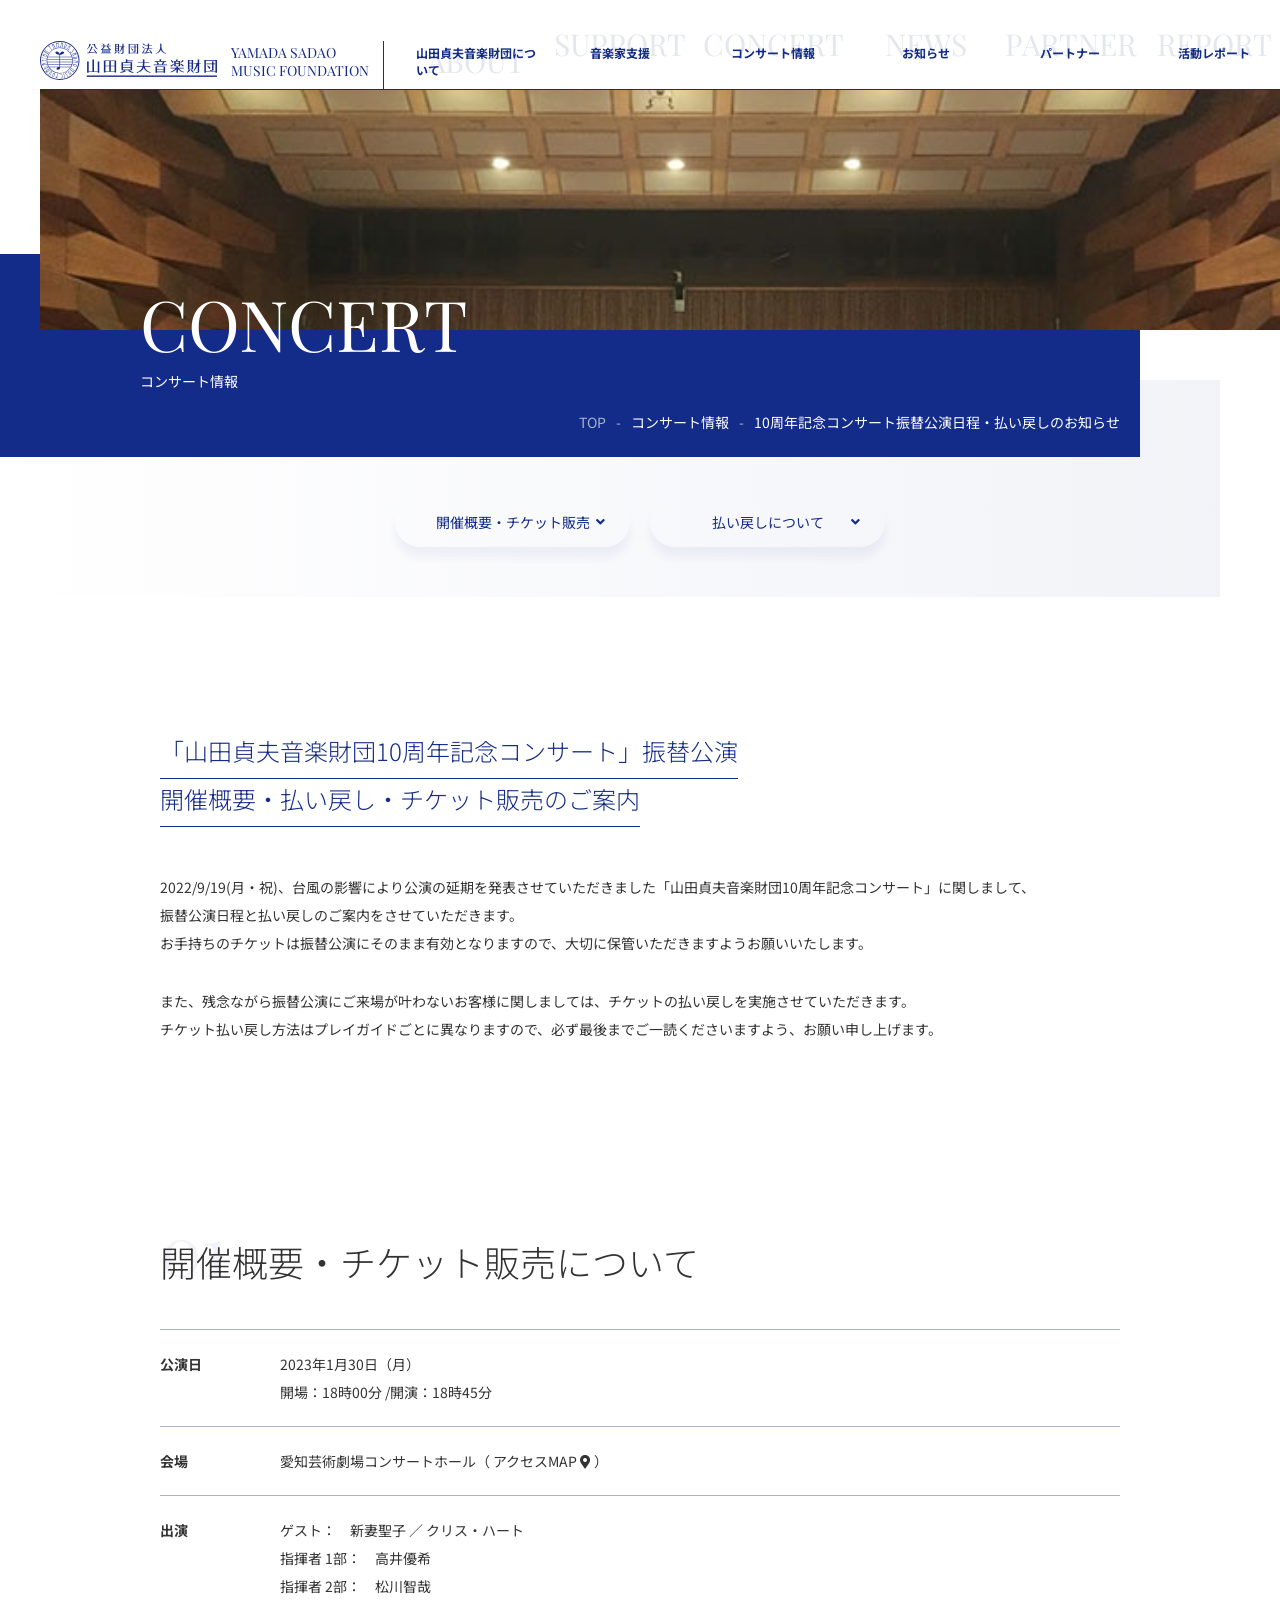
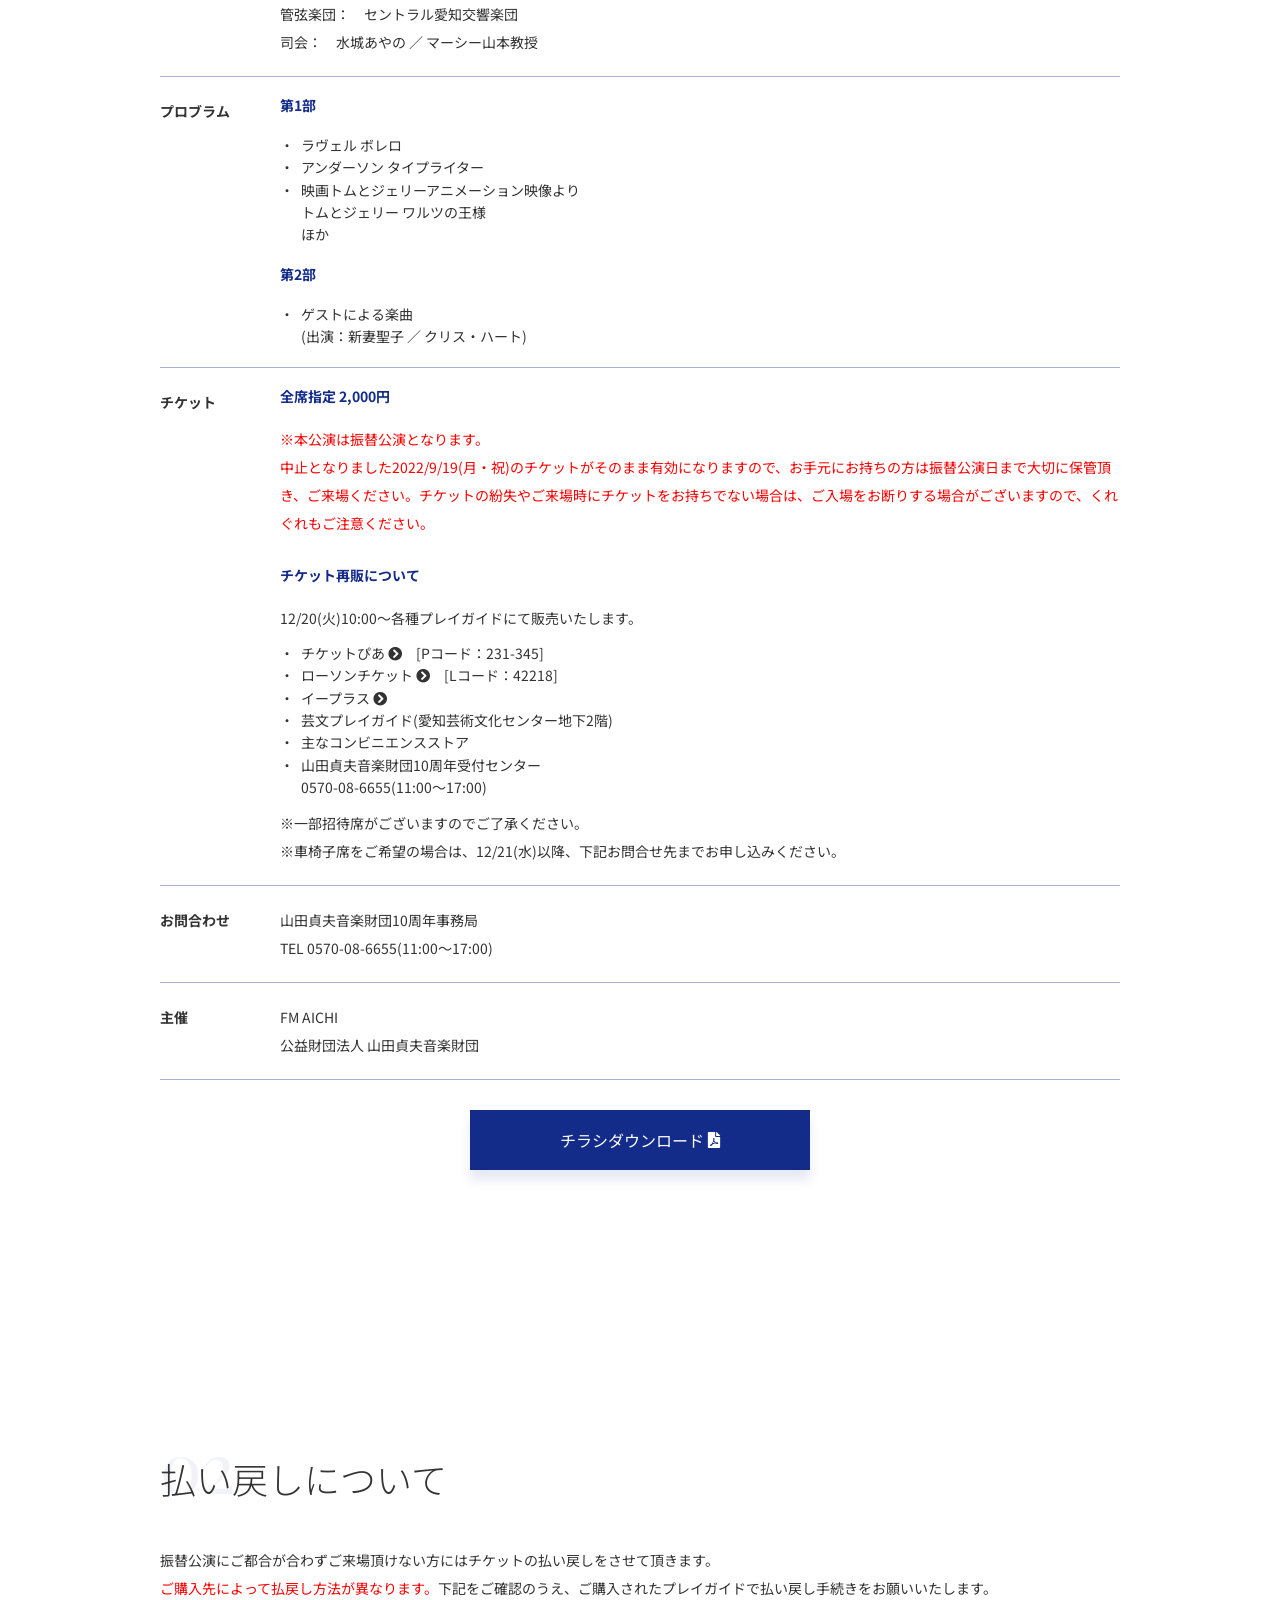
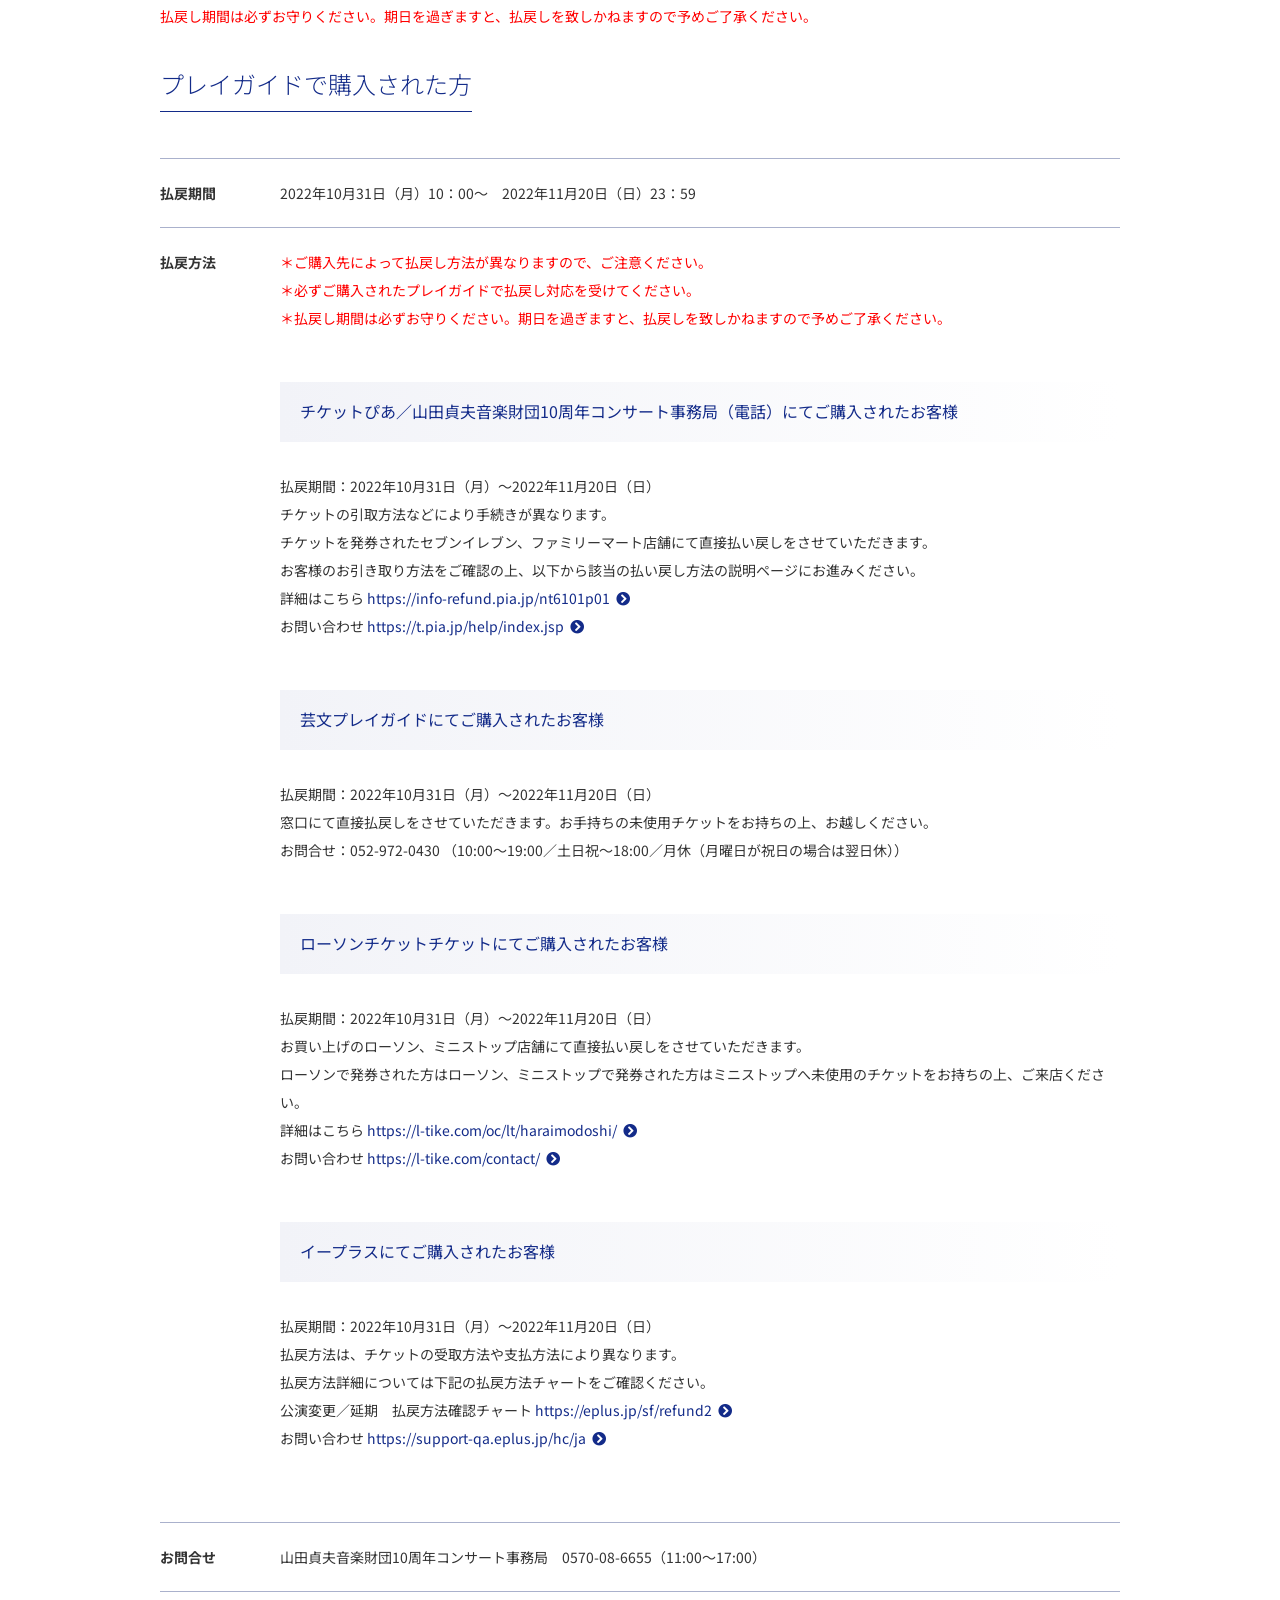
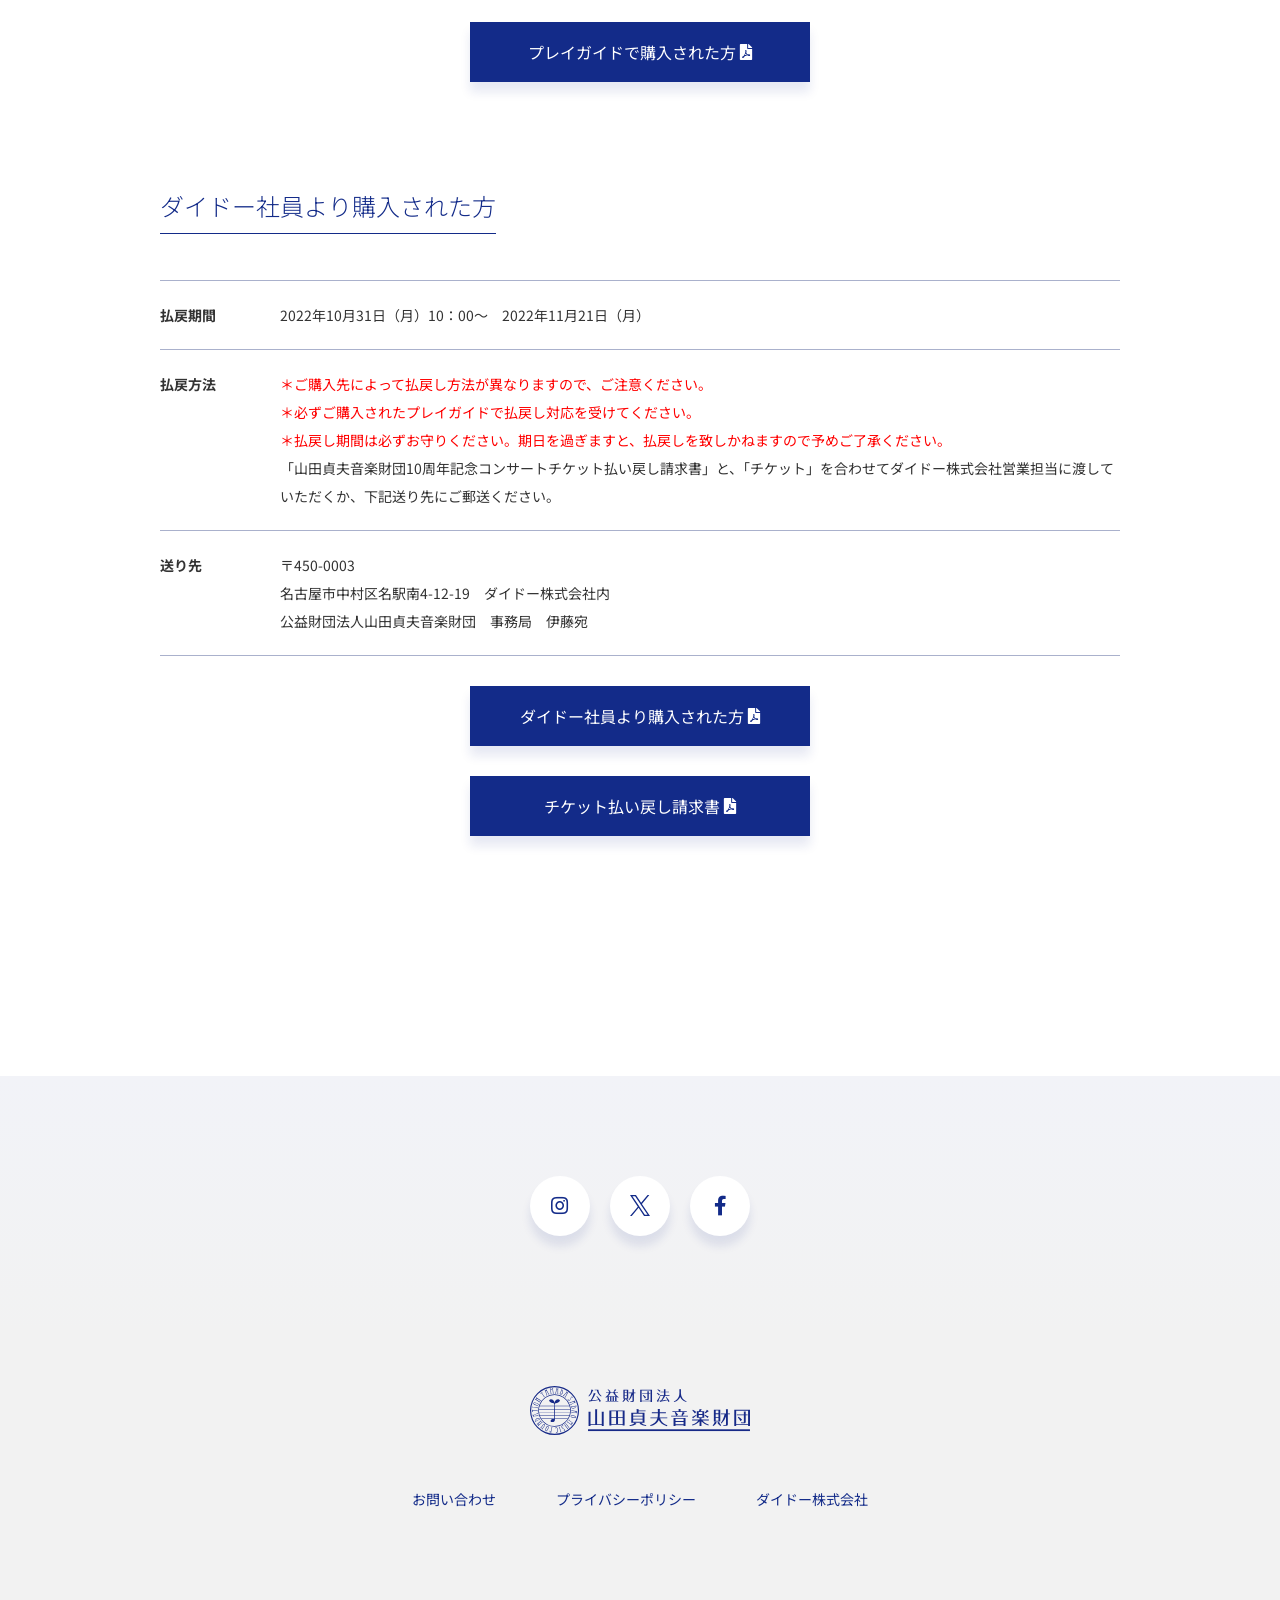
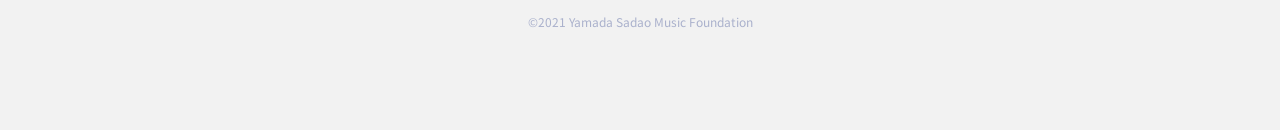
<file: concert/concert_221028.html>
<!doctype html>

<html lang="ja">
<head>
  
  <meta charset="utf-8">
  <meta name="viewport" content="width=device-width, initial-scale=1.0, viewport-fit=cover">
  <meta http-equiv="X-UA-Compatible" content="IE=edge">
  <meta name="format-detection" content="telephone=no">
  <meta property="og:locale" content="ja_JP">
  <meta property="og:site_name" content="山田貞夫音楽財団">
  <meta property="og:image" content="https://www.daido-net.co.jp/foundation/assets/images/icon/ogp.png">
  
  <meta property="og:type" content="article">
  
  <link rel="shortcut icon" href="../assets/images/icon/favicon.ico">
  <meta name="mobile-web-app-capable" content="yes">
  <link rel="icon" sizes="192x192" href="../assets/images/icon/android-chrome-192x192.png">
  <meta name="apple-mobile-web-app-capable" content="yes">
  <link rel="apple-touch-icon" href="../assets/images/icon/apple-touch-icon-144x144.png">
  <meta name="msapplication-TileImage" content="assets/images/icon/apple-touch-icon-144x144.png">
  <meta name="msapplication-TileColor" content="#132b89">
  <meta name="theme-color" content="#132b89">
  <!-- <meta name="twitter:site" content="＠アカウント名"> -->
  <!-- <meta name="twitter:card" content="summary_large_image"> -->
  <script async src="../assets/js/vender/picturefill.min.js"></script>

  <link rel="preconnect" href="https://fonts.gstatic.com">
<link href="https://fonts.googleapis.com/css2?family=Noto+Sans+JP:wght@300;400;700&display=swap" rel="stylesheet">
<link href="https://fonts.googleapis.com/css2?family=Playfair+Display&display=swap" rel="stylesheet">


<link rel="stylesheet" href="../assets/js/vender/featherlight.min.css">

<link rel="stylesheet" href="../assets/css/icons.css">
<link rel="stylesheet" href="../assets/css/main.css">

  <title>コンサート情報｜公益財団法人山田貞夫音楽財団</title>
  <meta name="description" content="">
  <meta name="og:title" content="山田貞夫音楽財団について">
  <meta name="og:description" content="">
</head>
<body class="page-enjoy">
    <!-- inline SVG -->
  <svg class="u-image-svg-asset">
  </svg>
  <!-- /inline SVG -->

  <div class="l-wrapper">
    <header class="l-header">
  <div class="l-inner l-inner--max">
    <p class="p-branding">
      <a href="../index.html">
        <img class="p-branding__logo" src="../assets/images/common/logo.svg" alt="公益財団法人　山田貞夫音楽財団　ロゴ画像" width="177" height="40">
        <span class="p-branding__text">YAMADA SADAO<br>MUSIC FOUNDATION</span>
      </a>
    </p>
    <button id="js-menu-toggle" class="l-header__menu-toggle">
      <div class="c-burger" aria-hidden="true" aria-label="メニュー"><span></span></div>
    </button>
    <nav id="js-menu" class="p-navi">
      <ul class="p-navi__list">
        <li class="p-navi__list__item">
          <a class="p-navi__list__link js-navi-accordion-toggle" href="../about.html">
            <span class="en">ABOUT</span>
            <span class="jp">山田貞夫音楽財団について</span>
          </a>
          <ul class="p-navi__child">
            <li>
              <a class="p-navi__child__link" href="../about.html">山田貞夫音楽財団について　トップ</a>
            </li>
            <li>
              <a class="p-navi__child__link" href="../about.html#greeting">ご挨拶</a>
            </li>
            <li>
              <a class="p-navi__child__link" href="../about.html#business">事業内容</a>
            </li>
            <li>
              <a class="p-navi__child__link" href="../about.html#overview">概要</a>
            </li>
            <li>
              <a class="p-navi__child__link" href="../about.html#map">地図</a>
            </li>
          </ul>
        </li>
        <li class="p-navi__list__item">
          <a class="p-navi__list__link js-navi-accordion-toggle" href="../support.html">
            <span class="en">SUPPORT</span>
            <span class="jp">音楽家支援</span>
          </a>
          <ul class="p-navi__child">
            <li>
              <a class="p-navi__child__link" href="../support.html">音楽家支援　トップ</a>
            </li>
              <li>
              <a class="p-navi__child__link" href="../support.html#award">山田貞夫音楽賞</a>
            </li>
             <li>
              <a class="p-navi__child__link" href="../support.html#audition">指揮者オーディション</a>
            </li>
            <li>
              <a class="p-navi__child__link" href="../support.html#scholarship">奨学金の給付</a>
            </li>
          </ul>
        </li>
        <li class="p-navi__list__item">
          <a class="p-navi__list__link js-navi-accordion-toggle concert" href="../concert.html">
            <span class="en">CONCERT</span>
            <span class="jp">コンサート情報</span>
          </a>
          <ul class="p-navi__child">
            <li>
              <a class="p-navi__child__link" href="../concert.html">コンサート情報　トップ</a>
            </li>
            <li>
              <a class="p-navi__child__link" href="../concert.html#schedule">開催予定のコンサート</a>
            </li>
            <li>
              <a class="p-navi__child__link" href="../concert.html#archives">これまでのコンサート</a>
            </li>
          </ul>
        </li>
        <li class="p-navi__list__item">
          <a class="p-navi__list__link" href="../news.html">
            <span class="en">NEWS</span>
            <span class="jp">お知らせ</span>
          </a>
        </li>
        <li class="p-navi__list__item">
          <a class="p-navi__list__link" href="../index.html#partner">
            <span class="en">PARTNER</span>
            <span class="jp">パートナー</span>
          </a>
        </li>
        <li class="p-navi__list__item">
          <a class="p-navi__list__link" href="../report.html">
            <span class="en">REPORT</span>
            <span class="jp">活動レポート</span>
          </a>
        </li>
      </ul>
    </nav><!-- /.p-navi -->
  </div>
</header>

    <!-- /.l-header -->

    <main class="l-contents">
      <div class="p-page-title">
        <picture class="p-page-title__image">
          <source srcset="../assets/images/kv-concert_pc.jpg" media="(min-width:750px)">
          <img src="../assets/images/kv-concert_sp.jpg" alt="" width="355" height="244" loading="lazy">
        </picture>
        <div class="p-page-title__contents">
          <h1 class="p-page-title__contents__title">
            <span class="en">CONCERT</span>
            <span class="jp">コンサート情報</span>
          </h1>
          <div class="p-page-title__contents__breadcrumb">
            <nav class="c-breadcrumb">
  <ol class="c-breadcrumb__list">
    <li class="c-breadcrumb__list__item"><a href="../index.html">TOP</a></li>
    <li class="c-breadcrumb__list__item"><a href="../concert.html">コンサート情報</a></li>
    <li class="c-breadcrumb__list__item">10周年記念コンサート振替公演日程・払い戻しのお知らせ</li>
  </ol>
</nav>

          </div>
        </div>
      </div><!-- /.p-page-title -->

<div class="l-page-links">
        <div class="l-inner">
          <ul class="l-page-links__list">
            <li>
              <a class="js-pageScroll c-link-button c-link-button--white c-link-button--with-fa" href="#gaiyou">開催概要・チケット販売<i class="fas fa-angle-down"></i></a>
            </li>
            <li>
              <a class="js-pageScroll c-link-button c-link-button--white c-link-button--with-fa" href="#ticket">払い戻しについて<i class="fas fa-angle-down"></i></a>
            </li>
          </ul>
        </div>
</div>

<section class="l-inner l-section">
  <div class="l-inner--nopadding l-inner--max">
  <div class="p-section-grid__contents" style="max-width: initial; margin: 0 auto; padding-top: 0;">
  <h2 class="c-heading--medium">「山田貞夫音楽財団10周年記念コンサート」振替公演<br>開催概要・払い戻し・チケット販売のご案内</h2>
            <p>2022/9/19(月・祝)、台風の影響により公演の延期を発表させていただきました「山田貞夫音楽財団10周年記念コンサート」に関しまして、<br>
振替公演日程と払い戻しのご案内をさせていただきます。<br>
お手持ちのチケットは振替公演にそのまま有効となりますので、大切に保管いただきますようお願いいたします。</p>
<p>また、残念ながら振替公演にご来場が叶わないお客様に関しましては、チケットの払い戻しを実施させていただきます。<br>
チケット払い戻し方法はプレイガイドごとに異なりますので、必ず最後までご一読くださいますよう、お願い申し上げます。</p>
  </div>
  </div>
</section>

<section id="gaiyou" class="l-inner l-section">
        <div class="l-inner--nopadding l-inner--max u-mb90">
          <div class="p-section-grid__contents" style="max-width:100%;">
            <h2 class="c-heading-set--large">
              <span class="en">01</span>
              <span class="jp_s"></span>
              <span class="jp">開催概要・チケット販売について</span>
            </h2>
                        <table class="c-sptable">
              <tbody class="c-sptable__tbody">
                <tr class="c-sptable__tr">
                  <th class="c-sptable__th">公演日</th>
                  <td class="c-sptable__td">2023年1月30日（月）<br>開場：18時00分 /開演：18時45分</td>
                </tr>
                <tr class="c-sptable__tr">
                  <th class="c-sptable__th">会場</th>
                  <td class="c-sptable__td">愛知芸術劇場コンサートホール（ <a href="https://goo.gl/maps/hwfgpANuiXHGCMqE9">アクセスMAP <i class="fa-map-marker-alt"></i></a> ）</td>
                </tr>
                <tr class="c-sptable__tr">
                  <th class="c-sptable__th">出演</th>
                  <td class="c-sptable__td">
                    <dl class="c-defined-list">
                    <dt>ゲスト：</dt><dd>新妻聖子 ／ クリス・ハート</dd>
                    <dt>指揮者 1部：</dt><dd>高井優希</dd>
                    <dt>指揮者 2部：</dt><dd>松川智哉</dd>
                    <dt>管弦楽団：</dt><dd>セントラル愛知交響楽団</dd>
                    <dt>司会：</dt><dd>水城あやの ／ マーシー山本教授</dd>
                  </dl>
                </td>
                </tr>
                <tr class="c-sptable__tr">
                  <th class="c-sptable__th">プロブラム</th>
                  <td class="c-sptable__td">
                    <h5 class="c-heading--mini">第1部</h5>
                  <ul class="c-list--simple u-mb20">
                    <li>ラヴェル ボレロ</li>
                    <li>アンダーソン タイプライター</li>
                    <li>映画トムとジェリーアニメーション映像より<br>トムとジェリー ワルツの王様<br>ほか</li>
                  </ul>
                    <h5 class="c-heading--mini">第2部</h5>
                  <ul class="c-list--simple">
                    <li>ゲストによる楽曲<br>(出演：新妻聖子 ／ クリス・ハート)</li>
                  </ul>
                </td>
                </tr>
                <tr class="c-sptable__tr">
                  <th class="c-sptable__th">チケット</th>
                  <td class="c-sptable__td">
                    <h5 class="c-heading--mini">全席指定 2,000円</h5>
                    <p class="u-text-color-caution">※本公演は振替公演となります。<br>中止となりました2022/9/19(月・祝)のチケットがそのまま有効になりますので、お手元にお持ちの方は振替公演日まで大切に保管頂き、ご来場ください。チケットの紛失やご来場時にチケットをお持ちでない場合は、ご入場をお断りする場合がございますので、くれぐれもご注意ください。</p>
                    <h5 class="c-heading--mini u-mt30">チケット再販について</h5>
                    <p class="u-mb10">12/20(火)10:00〜各種プレイガイドにて販売いたします。</p>
                    <ul class="c-list--simple u-mb10">
                    <li><a href="https://t.pia.jp/">チケットぴあ <i class="fas fa-chevron-circle-right"></i></a>　[Pコード：231-345]</li>
                    <li><a href="https://l-tike.com/">ローソンチケット <i class="fas fa-chevron-circle-right"></i></a>　[Lコード：42218]</li>
                    <li><a href="https://eplus.jp/">イープラス <i class="fas fa-chevron-circle-right"></i></a></li>
                    <li>芸文プレイガイド(愛知芸術文化センター地下2階)</li>
                    <li>主なコンビニエンスストア</li>
                    <li>山田貞夫音楽財団10周年受付センター<br>0570-08-6655(11:00〜17:00)</li>
                  </ul>
                <p>※一部招待席がございますのでご了承ください。<br>
※車椅子席をご希望の場合は、12/21(水)以降、下記お問合せ先までお申し込みください。 </p>
              </td>
                </tr>
                <tr class="c-sptable__tr">
                  <th class="c-sptable__th">お問合わせ</th>
                  <td class="c-sptable__td"><p>山田貞夫音楽財団10周年事務局<br>
                  TEL 0570-08-6655(11:00〜17:00)
                  </p>
                  </td>
                </tr>
                <tr class="c-sptable__tr">
                  <th class="c-sptable__th">主催</th>
                  <td class="c-sptable__td"><p>FM AICHI<br>公益財団法人 山田貞夫音楽財団</p>
                  </td>
                </tr>
              </tbody>
            </table>
                     <a class="c-link-button c-link-button--blue c-link-button--medium" href="../assets/pdf/concert/230130_10th_anniv_concert.pdf">チラシダウンロード&nbsp<i class="fas fa-file-pdf"></i></a>

            <!-- <p>振替公演を下記の通り開催いたします。<br>振替公演へのご来場をご希望のお客様には、<span style="color:red;">お手元のチケットがそのまま有効になります</span>ので、振替公演日まで大切に保管頂き、ご来場ください。<br>
<span style="color:red;">チケットの紛失やご来場時にチケットをお持ちでない場合は、ご入場をお断りする場合がございます</span>ので、くれぐれもご注意ください。</p> -->
            <!-- <table class="c-sptable">
              <tbody class="c-sptable__tbody">
                <tr class="c-sptable__tr">
                  <th class="c-sptable__th">公演日</th>
                  <td class="c-sptable__td">2023年1月30日（月）<br>開場：18時00分 /開演：18時45分</td>
                </tr>
                <tr class="c-sptable__tr">
                  <th class="c-sptable__th">会場</th>
                  <td class="c-sptable__td">愛知県芸術劇場 コンサートホール（ <a href="https://goo.gl/maps/hwfgpANuiXHGCMqE9">アクセスMAP <i class="fa-map-marker-alt"></i></a> ）</td>
                </tr>
                <tr class="c-sptable__tr">
                  <th class="c-sptable__th">出演</th>
                  <td class="c-sptable__td">
                    <dl class="c-defined-list">
                    <dt>ゲスト：</dt><dd>新妻聖子 ／ クリス・ハート</dd>                     
                    <dt>指揮者 1部：</dt><dd>高井優希</dd>
                    <dt>指揮者 2部：</dt><dd>松川智哉</dd>
                    <dt>管弦楽団：</dt><dd>セントラル愛知交響楽団</dd>
                    <dt>司会：</dt><dd>マーシー山本教授・他 調整中</dd>
                  </dl>
                  ＊2022年9月19日（月祝）から、主催者、司会者を変更して開催をいたします。（ゲスト・管弦楽については、変更ありません）
                </td>
                </tr>
                <tr class="c-sptable__tr">
                  <th class="c-sptable__th">プロブラム</th>
                  <td class="c-sptable__td">
                    <h5 class="c-heading--mini">第1部</h5>
                  <ul class="c-list--simple u-mb20">
                    <li>ラヴェル ボレロ</li>
                    <li>アンダーソン タイプライター</li>
                    <li>映画トムとジェリーアニメーション映像より<br>トムとジェリー ワルツの王様<br>ほか</li>
                  </ul>
                    <h5 class="c-heading--mini">第2部</h5>
                  <ul class="c-list--simple">
                    <li>ゲストによる楽曲<br>(出演：新妻聖子 ／ クリス・ハート)</li>
                  </ul>
                </td>
                </tr>
                <tr class="c-sptable__tr">
                  <th class="c-sptable__th">チケット</th>
                  <td class="c-sptable__td">
                    <h5 class="c-heading--mini">全席指定 2,000円</h5>
                    <ul class="c-list--simple u-mb20">
                    <li><a href="https://t.pia.jp/">チケットぴあ<i class="fas fa-chevron-circle-right"></i></a>[Pコード：221-841]</li>
                    <li><a href="https://l-tike.com/">ローソンチケット<i class="fas fa-chevron-circle-right"></i></a>[Lコード：42218]</li>
                    <li><a href="https://eplus.jp/">イープラス<i class="fas fa-chevron-circle-right"></i></a></li>
                    <li>芸文プレイガイド(愛知芸術文化センター地下2階)</li>
                    <li>主なコンビニエンスストア</li>
                    <li>山田貞夫音楽財団10周年受付センター<br>0570-08-6655(11:00〜17:00)</li>
                  </ul>
                <p class="u-text-color-caution">※車イス席をご希望の場合は、7/25(月)以降、事務局へお問い合わせください。</p>
              </td>
                </tr>
                <tr class="c-sptable__tr">
                  <th class="c-sptable__th">お問合わせ</th>
                  <td class="c-sptable__td"><p>山田貞夫音楽財団10周年事務局<br>
                  TEL 0570-08-6655(11:00〜17:00)
                  </p>
                  </td>
                </tr>
                <tr class="c-sptable__tr">
                  <th class="c-sptable__th">主催</th>
                  <td class="c-sptable__td"><p>公益財団法人 山田貞夫音楽財団</p>
                  </td>
                </tr>
              </tbody>
            </table> -->
          </div>
        </div>
</section>

<section id="ticket" class="l-inner l-section">
        <div class="l-inner--nopadding l-inner--max u-mb90">
          <div class="p-section-grid__contents" style="max-width:100%;">
            <h2 class="c-heading-set--large">
              <span class="en">02</span>
              <span class="jp_s"></span>
              <span class="jp">払い戻しについて</span>
            </h2>
            <p>振替公演にご都合が合わずご来場頂けない方にはチケットの払い戻しをさせて頂きます。<br>
              <span style="color:red;">ご購入先によって払戻し方法が異なります。</span>下記をご確認のうえ、ご購入されたプレイガイドで払い戻し手続きをお願いいたします。<br>
<span style="color:red;">払戻し期間は必ずお守りください。期日を過ぎますと、払戻しを致しかねますので予めご了承ください。</span>
</p>
<h3 class="c-heading--medium">プレイガイドで購入された方</h3>
            <table class="c-sptable">
              <tbody class="c-sptable__tbody">
                <tr class="c-sptable__tr">
                  <th class="c-sptable__th">払戻期間</th>
                  <td class="c-sptable__td">2022年10月31日（月）10：00〜　2022年11月20日（日）23：59
                  </td>
                </tr>
                <tr class="c-sptable__tr">
                  <th class="c-sptable__th">払戻方法</th>
                  <td class="c-sptable__td"><ul class="u-mb50" style="color:red;">
                    <li>＊ご購入先によって払戻し方法が異なりますので、ご注意ください。</li>
<li>＊必ずご購入されたプレイガイドで払戻し対応を受けてください。</li>
<li>＊払戻し期間は必ずお守りください。期日を過ぎますと、払戻しを致しかねますので予めご了承ください。</li>
</ul>
<section class="u-mb50">
  <h3 class="c-heading--small">チケットぴあ／山田貞夫音楽財団10周年コンサート事務局（電話）にてご購入されたお客様</h3>
  <p>払戻期間：2022年10月31日（月）〜2022年11月20日（日）</p>
  <p>チケットの引取方法などにより手続きが異なります。<br>
チケットを発券されたセブンイレブン、ファミリーマート店舗にて直接払い戻しをさせていただきます。<br>
お客様のお引き取り方法をご確認の上、以下から該当の払い戻し方法の説明ページにお進みください。</p>
<p>詳細はこちら <a href="https://info-refund.pia.jp/nt6101p01" style="color:#132b89 ;" target="_blank">https://info-refund.pia.jp/nt6101p01 &nbsp<i class="fas fa-chevron-circle-right"></i></a><br>
  お問い合わせ <a href="https://t.pia.jp/help/index.jsp" style="color:#132b89 ;" target="_blank">https://t.pia.jp/help/index.jsp &nbsp<i class="fas fa-chevron-circle-right"></i></a>
</p>
</section>
<section class="u-mb50">
  <h3 class="c-heading--small">芸文プレイガイドにてご購入されたお客様</h3>
  <p>払戻期間：2022年10月31日（月）〜2022年11月20日（日）</p>
  <p>窓口にて直接払戻しをさせていただきます。お手持ちの未使用チケットをお持ちの上、お越しください。<br>
お問合せ：052-972-0430 （10:00～19:00／土日祝～18:00／月休（月曜日が祝日の場合は翌日休））
</p>
</section>
<section class="u-mb50">
  <h3 class="c-heading--small">ローソンチケットチケットにてご購入されたお客様</h3>
  <p>払戻期間：2022年10月31日（月）〜2022年11月20日（日）</p>
  <p>お買い上げのローソン、ミニストップ店舗にて直接払い戻しをさせていただきます。<br>
ローソンで発券された方はローソン、ミニストップで発券された方はミニストップへ未使用のチケットをお持ちの上、ご来店ください。</p>
<p>詳細はこちら <a href="https://l-tike.com/oc/lt/haraimodoshi/" style="color:#132b89 ;" target="_blank">https://l-tike.com/oc/lt/haraimodoshi/ &nbsp<i class="fas fa-chevron-circle-right"></i></a><br>
  お問い合わせ <a href="https://l-tike.com/contact/" style="color:#132b89 ;" target="_blank">https://l-tike.com/contact/ &nbsp<i class="fas fa-chevron-circle-right"></i></a>
</p>
</section>
<section class="u-mb50">
  <h3 class="c-heading--small">イープラスにてご購入されたお客様</h3>
  <p>払戻期間：2022年10月31日（月）〜2022年11月20日（日）</p>
  <p>払戻方法は、チケットの受取方法や支払方法により異なります。<br>
払戻方法詳細については下記の払戻方法チャートをご確認ください。
  </p>
<p>公演変更／延期　払戻方法確認チャート  <a href="https://eplus.jp/sf/refund2" style="color:#132b89 ;" target="_blank">https://eplus.jp/sf/refund2 &nbsp<i class="fas fa-chevron-circle-right"></i></a><br>
  お問い合わせ <a href="https://support-qa.eplus.jp/hc/ja" style="color:#132b89 ;" target="_blank">https://support-qa.eplus.jp/hc/ja &nbsp<i class="fas fa-chevron-circle-right"></i></a>
</p>
</section>
</td>
                </tr>
                <tr class="c-sptable__tr">
                  <th class="c-sptable__th">お問合せ</th>
                  <td class="c-sptable__td">山田貞夫音楽財団10周年コンサート事務局　0570-08-6655（11:00～17:00）</td>
                </tr>
              </tbody>
            </table>
                     <a class="c-link-button c-link-button--blue c-link-button--medium" style="margin-bottom:100px;" href="../assets/pdf/concert/221028_furikae-playguide.pdf">プレイガイドで購入された方&nbsp<i class="fas fa-file-pdf"></i></a>


                     <h3 class="c-heading--medium">ダイドー社員より購入された方</h3>        
            <table class="c-sptable">
              <tbody class="c-sptable__tbody">
                <tr class="c-sptable__tr">
                  <th class="c-sptable__th">払戻期間</th>
                  <td class="c-sptable__td">2022年10月31日（月）10：00〜　2022年11月21日（月）</td>
                </tr>
                <tr class="c-sptable__tr">
                  <th class="c-sptable__th">払戻方法</th>
                  <td class="c-sptable__td">
                    <ul style="color:red;">
                    <li>＊ご購入先によって払戻し方法が異なりますので、ご注意ください。</li>
<li>＊必ずご購入されたプレイガイドで払戻し対応を受けてください。</li>
<li>＊払戻し期間は必ずお守りください。期日を過ぎますと、払戻しを致しかねますので予めご了承ください。</li>
</ul>
<p>「<a href="../assets/pdf/concert/221028_furikae-playguide.pdf">山田貞夫音楽財団10周年記念コンサートチケット払い戻し請求書</a>」と、「チケット」を合わせてダイドー株式会社営業担当に渡していただくか、下記送り先にご郵送ください。
</p></td></tr>
                <tr class="c-sptable__tr">
                  <th class="c-sptable__th">送り先</th>
                  <td class="c-sptable__td"><p>〒450-0003<br>
名古屋市中村区名駅南4-12-19　ダイドー株式会社内<br>
公益財団法人山田貞夫音楽財団　事務局　伊藤宛</p>
                  </td>
                </tr>
              </tbody>
            </table>          
                     <a class="c-link-button c-link-button--blue c-link-button--medium" href="../assets/pdf/concert/221028_furikae-daido.pdf">ダイドー社員より購入された方&nbsp<i class="fas fa-file-pdf"></i></a>
                     <a class="c-link-button c-link-button--blue c-link-button--medium" href="../assets/pdf/concert/221028_furikae-ticket.pdf">チケット払い戻し請求書&nbsp<i class="fas fa-file-pdf"></i></a>
                    </div>

        </div>
</section>

    </main>
    <!-- /.l-contents -->

    <footer class="l-footer">
  <div id="js-totop" class="l-footer__totop">
    <button class="js-pageScroll" data-href="#"><i class="fas fa-angle-up"></i></button>
  </div>
  <div class="l-footer__sns">
    <div class="l-inner">
      <ul class="c-list-inline">
        <li>
          <a href="https://www.instagram.com/tact_ysmf/"><i class="fab fa-instagram"></i></a>
        </li>
        <li>
          <a href="https://twitter.com/tact_YSMF"><img src="../assets/images/common/icon-x.svg" width="20" height="20"></a>
        </li>
        <li>
          <a href="https://www.facebook.com/tact.YSMF/"><i class="fab fa-facebook-f"></i></a>
        </li>
        <!--<li>
          <a href="#"><i class="fab fa-tiktok"></i></a>
        </li>-->
      </ul>
    </div>
  </div>
  <div class="l-footer__branding">
    <div class="l-inner">
      <div class="p-branding--footer">
        <img class="p-branding__logo" src="../assets/images/common/logo.svg" alt="公益財団法人 山田貞夫音楽財団ロゴ" width="220" height="50" loading="lazy">
        <ul class="p-branding__navi">
          <li><a href="../contact.html">お問い合わせ</a></li>
          <li><a href="../contact.html#privacy">プライバシーポリシー</a></li>
          <li><a href="/">ダイドー株式会社</a></li>
        </ul>
      </div>
      <small class="c-copyrights">&copy;2021 Yamada Sadao Music Foundation</small>
    </div>
  </div>
</footer>

    <!-- /.l-footer -->

  </div>
  <!-- /.l-wrapper -->
    <!-- scripts -->
  <script defer src="../assets/js/vender/jquery-3.4.1.min.js"></script>
  <script defer src="../assets/js/vender/ofi.min.js"></script>
  
  <script defer src="../assets/js/vender/featherlight.min.js"></script>
  
  <script defer src="../assets/js/main.js"></script>
  

</body>
</html>
</file>
<file: assets/css/icons.css>
@font-face {
  font-family: 'icomoon';
  src:
    url('../fonts/icomoon.ttf?gcad8j') format('truetype'),
    url('../fonts/icomoon.woff?gcad8j') format('woff'),
    url('../fonts/icomoon.svg?gcad8j#icomoon') format('svg');
  font-weight: normal;
  font-style: normal;
  font-display: block;
}

[class^="fa-"], [class*=" fa-"] {
  /* use !important to prevent issues with browser extensions that change fonts */
  font-family: 'icomoon' !important;
  speak: never;
  font-style: normal;
  font-weight: normal;
  font-variant: normal;
  text-transform: none;
  line-height: 1;

  /* Better Font Rendering =========== */
  -webkit-font-smoothing: antialiased;
  -moz-osx-font-smoothing: grayscale;
}

.fa-angle-down:before {
  content: "\e900";
}
.fa-angle-left:before {
  content: "\e901";
}
.fa-angle-right:before {
  content: "\e902";
}
.fa-angle-up:before {
  content: "\e903";
}
.fa-arrow-circle-down:before {
  content: "\e904";
}
.fa-arrow-circle-left:before {
  content: "\e905";
}
.fa-arrow-circle-right:before {
  content: "\e906";
}
.fa-arrow-circle-up:before {
  content: "\e907";
}
.fa-chevron-circle-down:before {
  content: "\e908";
}
.fa-chevron-circle-left:before {
  content: "\e909";
}
.fa-chevron-circle-right:before {
  content: "\e90a";
}
.fa-chevron-circle-up:before {
  content: "\e90b";
}
.fa-envelope:before {
  content: "\e90c";
}
.fa-external-link-alt:before {
  content: "\e90d";
}
.fa-file-excel:before {
  content: "\e90e";
}
.fa-file-pdf:before {
  content: "\e90f";
}
.fa-file-powerpoint:before {
  content: "\e910";
}
.fa-file-word:before {
  content: "\e911";
}
.fa-globe-africa:before {
  content: "\e912";
}
.fa-map-marker-alt:before {
  content: "\e913";
}
.fa-phone:before {
  content: "\e914";
}
.fa-amazon:before {
  content: "\e915";
}
.fa-apple:before {
  content: "\e916";
}
.fa-facebook-f:before {
  content: "\e917";
}
.fa-instagram:before {
  content: "\e918";
}
.fa-spotify:before {
  content: "\e919";
}
.fa-twitter:before {
  content: "\e91a";
}
.fa-youtube:before {
  content: "\e91b";
}
</file>
<file: assets/css/main.css>
@charset "UTF-8";
/* =========================================================
   Foundation
========================================================= */
/*** @keyframs
*************************************************/
@-webkit-keyframes scaleOut {
  0% {
    transform: scale(1.3);
  }
  100% {
    opacity: 1;
    transform: scale(1);
  }
}
@keyframes scaleOut {
  0% {
    transform: scale(1.3);
  }
  100% {
    opacity: 1;
    transform: scale(1);
  }
}

@-webkit-keyframes fadeIn {
  from {
    opacity: 0;
  }
  to {
    opacity: 1;
  }
}

@keyframes fadeIn {
  from {
    opacity: 0;
  }
  to {
    opacity: 1;
  }
}

@-webkit-keyframes fadeInDown {
  from {
    opacity: 0;
    transform: translateY(-30%);
  }
  to {
    opacity: 1;
    transform: translateY(0);
  }
}

@keyframes fadeInDown {
  from {
    opacity: 0;
    transform: translateY(-30%);
  }
  to {
    opacity: 1;
    transform: translateY(0);
  }
}

@-webkit-keyframes fadeInUp {
  from {
    opacity: 0;
    transform: translateY(30%) translateZ(0);
  }
  to {
    opacity: 1;
    transform: translateY(0) translateZ(0);
  }
}

@keyframes fadeInUp {
  from {
    opacity: 0;
    transform: translateY(30%) translateZ(0);
  }
  to {
    opacity: 1;
    transform: translateY(0) translateZ(0);
  }
}

@-webkit-keyframes fadeInLeft {
  from {
    opacity: 0;
    transform: translateX(-30%);
  }
  to {
    opacity: 1;
    transform: translateX(0);
  }
}

@keyframes fadeInLeft {
  from {
    opacity: 0;
    transform: translateX(-30%);
  }
  to {
    opacity: 1;
    transform: translateX(0);
  }
}

@-webkit-keyframes fadeInRight {
  from {
    opacity: 0;
    transform: translateX(30%);
  }
  to {
    opacity: 1;
    transform: translateX(0);
  }
}

@keyframes fadeInRight {
  from {
    opacity: 0;
    transform: translateX(30%);
  }
  to {
    opacity: 1;
    transform: translateX(0);
  }
}

@-webkit-keyframes slideInLeft {
  from {
    visibility: visible;
    transform: translateX(-30%);
  }
  to {
    transform: translateX(0);
  }
}

@keyframes slideInLeft {
  from {
    visibility: visible;
    transform: translateX(-30%);
  }
  to {
    transform: translateX(0);
  }
}

@-webkit-keyframes slideInRight {
  from {
    visibility: visible;
    transform: translateX(30%);
  }
  to {
    transform: translateX(0);
  }
}

@keyframes slideInRight {
  from {
    visibility: visible;
    transform: translateX(30%);
  }
  to {
    transform: translateX(0);
  }
}

/* initialize
-------------------------------------------------------- */
body,
div,
dl,
dt,
dd,
ul,
ol,
li,
h1,
h2,
h3,
h4,
h5,
h6,
pre,
code,
form,
fieldset,
legend,
input,
textarea,
p,
blockquote,
th,
td,
figure {
  margin: 0;
  padding: 0;
}

table {
  border-spacing: 0;
  border-collapse: collapse;
}

fieldset,
img {
  border: 0;
}

address,
caption,
cite,
code,
dfn,
em,
th,
var {
  font-weight: normal;
  font-style: normal;
}

h1,
h2,
h3,
h4,
h5,
h6 {
  font-size: 100%;
  line-height: 1.4;
}

img {
  vertical-align: bottom;
}

br {
  letter-spacing: 0;
}

a {
  text-decoration: none;
}

main,
section,
header,
footer,
nav,
figure,
address {
  display: block;
}

address {
  font-weight: normal;
  font-style: normal;
}

picture {
  display: block;
}

ul,
ol {
  margin: 0;
  padding: 0;
  list-style: none;
}

mark {
  background-color: transparent;
  color: inherit;
}

sub {
  vertical-align: baseline;
  font-size: x-small;
}

hr {
  box-sizing: content-box;
  margin: 0;
  padding: 0;
  height: 0;
  border: 0;
}

input[type="text"],
input[type="email"],
input[type="tel"],
input[type="password"],
input[type="url"],
textarea {
  box-sizing: border-box;
  padding: 5px;
  border: 1px solid #ccc;
  border-radius: 0;
  background-image: none;
  font-size: inherit !important;
  font-family: inherit;

  -webkit-appearance: none;
}

input[type="button"],
input[type="submit"] {
  border: none;
}

input[type="checkbox"],
input[type="radio"] {
  margin-right: .3em;
  vertical-align: middle;
}

label {
  cursor: pointer;
}

button {
  padding: 0;
  outline: inherit;
  border: none;
  background: transparent;
  cursor: pointer;

  -webkit-appearance: none;

     -moz-appearance: none;

          appearance: none;
}

button img {
  display: block;
}

textarea {
  resize: vertical;
}

select {
  padding: 3px 5px;
  background-color: #fff;
  font-family: sans-serif;

  -webkit-appearance: none;

     -moz-appearance: none;

          appearance: none;
}

body {
  -webkit-text-size-adjust: 100%;
}

img {
  max-width: 100%;
  height: auto;
}

input[type="image"] {
  max-width: 100%;
  background-color: #fff;
}

p {
  max-height: 100%;
}

input[type="submit"],
input[type="button"] {
  -webkit-appearance: button;
  -moz-appearance: button;
       appearance: button;
}

html {
  font-size: 62.5%;
}

body {
  overflow-x: hidden;
  background-color: white;
  color: #333;
  font-family: "Noto Sans JP", Hiragino Sans, "ヒラギノ角ゴシック", Hiragino Kaku Gothic ProN, "ヒラギノ角ゴ ProN W3", "Roboto", Meiryo, "メイリオ", "Lucida Grande", Verdana, Arial, sans-serif;
}

a {
  color: inherit;
}

/* ========================================================
   Layout
======================================================== */
/* html
---------------------------------------------------------*/
html {
  height: 100%;
}

/* body
---------------------------------------------------------*/
body {
  height: 100%;
  font-size: 14px;
  font-size: 1.4rem;
}

/* hover要素
---------------------------------------------------------*/
a:not(.u-link-uline),
button.js-pageScroll {
  transition: opacity .2s ease-out;
}

a:not(.u-link-uline):hover,
button.js-pageScroll:hover {
  opacity: .6;
}

/* wrapper : 全体を囲むラッパー
---------------------------------------------------------*/
.l-wrapper {
  position: relative !important;
  box-sizing: border-box;
  height: 100%;
}

.is-menu-opend.l-wrapper {
  overflow: hidden;
}

/* inner : ページ幅を適用するクラス
---------------------------------------------------------*/
.l-inner {
  position: relative;
  box-sizing: border-box;
  margin-right: auto;
  margin-left: auto;
  padding-right: 20px;
  padding-right: calc( constant(safe-area-inset-right) + 20px);
  padding-right: calc( env(safe-area-inset-right) + 20px);
  padding-left: 20px;
  padding-left: calc( constant(safe-area-inset-left) + 20px);
  padding-left: calc( env(safe-area-inset-left) + 20px);
  max-width: 1000px;
}

.l-inner--nopadding {
  position: relative;
  box-sizing: border-box;
  margin-right: auto;
  margin-left: auto;
  max-width: 1000px;
}

.l-inner--max {
  max-width: 1366px;
}

/* ヘッダー
---------------------------------------------------------*/
.l-header {
  position: relative;
}

.l-header > .l-inner {
  display: flex;
  height: 75px;
  background: linear-gradient(#132b89, #132b89) bottom/100% 1px no-repeat;
  background-clip: content-box;

  flex-wrap: wrap;
  align-content: center;
}

.l-header__menu-toggle {
  display: flex;
  margin-right: 0;
  margin-left: auto;
  width: 45px;
  height: 45px;
  border-radius: 50%;

  justify-content: center;
  align-items: center;
}

/* コンテンツ領域
---------------------------------------------------------*/
.page-sales .l-contents {
  background: url(../images/style/bg-sales-network.png) right top/60% auto no-repeat;
}

/* フッター
---------------------------------------------------------*/
.l-footer {
  position: relative;
  margin-top: 50px;
  background-color: #f2f2f2;
}

.l-footer__totop {
  position: fixed;
  right: 20px;
  bottom: 20px;
  z-index: 100;
}

.l-footer__totop > button {
  display: flex;
  width: 60px;
  height: 60px;
  border: 1px solid currentcolor;
  color: #132b89;
  font-size: 1.8rem;

  justify-content: center;
  align-items: center;
}

.l-footer__sns {
  display: flex;
  height: 260px;
  background-image: linear-gradient(to bottom, #f2f3f8 0%, rgba(242, 243, 248, 0) 100%);

  align-items: center;
}

.l-footer__sns a {
  display: flex;
  width: 60px;
  height: 60px;
  border-radius: 50%;
  background-color: white;
  box-shadow: 0 10px 10px rgba(18, 42, 136, 0.1);
  color: #132b89;
  font-size: 2rem;

  justify-content: center;
  align-items: center;
}

.l-footer__branding {
  padding: 50px 0 100px;
  color: #132b89;
}

/* 概要       : 汎用セクション
 * 使用ページ : 汎用
 * タグ       : section
---------------------------------------------------------*/
.l-section {
  padding-top: 42px;
  padding-bottom: 42px;
}

.l-section:first-of-type {
  padding-top: 84px;
}

.l-section:last-of-type {
  padding-bottom: 84px;
}

/* ページ内リンクのセクション（下層のみ）
---------------------------------------------------------*/
.l-page-links {
  display: none;
  box-sizing: border-box;
  margin-top: -77px;
  padding-top: 77px;
  background-image: linear-gradient(to left, #f2f3f8 0%, rgba(242, 243, 248, 0));
}

.l-page-links > .l-inner {
  height: 140px;
}

.l-page-links__list {
  display: flex;
  margin-left: -20px;
  padding-top: 40px;

  /*justify-content: space-between;*/
  justify-content: center;
  align-items: center;
}

.l-page-links__list li {
  box-sizing: border-box;
  padding-left: 20px;
  width: 25%;
}

.l-page-links__list a {
  position: relative;
  display: flex;
}

/* マップ
---------------------------------------------------------*/
.l-map {
  box-sizing: border-box;
  margin-top: 77px;
  background-image: linear-gradient(to left, #f2f3f8 0%, rgba(242, 243, 248, 0));
}

.l-map__map-wrap {
  width: 100%;
  height: 400px;
}

.l-map__map-wrap iframe {
  width: 100% !important;
  height: 400px !important;
}

.l-map > .c-heading-set--large {
  position: relative;
  top: -35px;
  margin-bottom: 15px;
}

/* 概要     : キービジュアル
 * 使用箇所 : home
 * タグ     : div
---------------------------------------------------------*/
.l-keyvisual {
  position: relative;
  display: block;
}

.l-keyvisual__image {
  z-index: 1;
  height: 737px;
}

.l-keyvisual__image img {
  width: 100%;
  height: 100%;
  font-family: 'object-fit:cover; object-position:top left;';

  -o-object-fit: cover;

     object-fit: cover;
  -o-object-position: top left;
     object-position: top left;
}

.l-keyvisual__copy {
  position: absolute;
  bottom: 40px;
  left: 0;
  padding: 40px;
  padding-left: 37px;
}

.l-keyvisual__copy img {
  position: relative;
  width: 258px;
  opacity: 0;
  transition: all 1s ease-out .8s;
  transform: translateX(-30%);

  perspective: 255;
}

.l-keyvisual__copy::before {
  position: absolute;
  top: 0;
  right: 0;
  bottom: 0;
  left: 0;
  background-color: #132b89;
  content: "";
  opacity: .9;
  transition: .6s transform .2s;
  transform: translateX(-101%);
}

.l-keyvisual__notice {
  position: absolute;
  top: 25px;
  right: 50%;
  display: block;
  box-sizing: border-box;
  padding: 10px 30px;
  max-width: 295px;
  width: calc(100% - 40px);
  border: 1px solid currentcolor;
  background-color: rgba(255, 255, 255, 0.9);
  color: #132b89;
  text-align: center;
  font-size: 1.2rem;
  transform: translateX(50%);
}

.l-keyvisual__copy.is-visible::before {
  transform: translateX(0%);
}

.l-keyvisual__copy.is-visible img {
  opacity: 1;
  transform: translateX(0%);
}

  .l-keyvisual.slider {
    position   : relative;
    box-sizing : border-box;
    margin     : 0 auto;
    padding    : 0 20px;
    max-width  : 1366px;
    height     : 680px;
    overflow   : hidden;
  }
  .l-keyvisual.slider .slide_img {
    display    : block;
    position   : absolute;
    top        : 0;
    right      : 20px;
    bottom     : 0;
    left       : 20px;
    width      : auto;
    height     : auto;
    opacity    : 0;
    transition : opacity 1.4s ease;
  }
  .l-keyvisual.slider .slide_img.is-active {
    opacity: 1;
  }
  .l-keyvisual.slider .slide_img img {
    -o-object-fit     : contain;
       object-fit     : contain;
    -o-object-position: center;
       object-position: center;
  }
  .l-keyvisual__nav {
    position       : absolute;
    top            : 50%;
    z-index        : 2;
    display        : flex;
    align-items    : center;
    justify-content: center;
    box-sizing     : border-box;
    padding        : 0;
    width          : 44px;
    height         : 44px;
    border         : 2px solid #132b89;
    border-radius  : 50%;
    background     : #fff;
    color          : #132b89;
    font-size      : 20px;
    line-height    : 1;
    cursor         : pointer;
    transform      : translateY(-50%);
    transition     : background 0.2s, color 0.2s;
  }
  .l-keyvisual__nav:hover,
  .l-keyvisual__nav:focus {
    background: #132b89;
    color     : #fff;
    outline   : none;
  }
  .l-keyvisual__nav--prev {
    left: 8px;
  }
  .l-keyvisual__nav--next {
    right: 8px;
  }

/* 概要       : 汎用セクション
 * 使用ページ : top
 * タグ       : section
---------------------------------------------------------*/
.l-home {
  overflow: hidden;
}

.l-home p {
  line-height: 2;
}

.l-home p + p {
  margin-top: 28px;
}

/* 概要       : コンセプト
 * 使用ページ : top
 * タグ       : section
---------------------------------------------------------*/
.l-home-concept {
  padding-top: 100px;
}

.l-home-concept .en-script {
  position: relative;
  right: 2.4rem;
}

.l-home-concept__inner {
  position: relative;
  box-sizing: border-box;
  margin-right: auto;
  margin-left: auto;
  padding: 0 20px;
  max-width: 1206px;
}

.l-home-concept__image {
  position: relative;
  margin-top: -80px;
  margin-bottom: 50px;
  margin-left: -20px;
  width: 100vw;
  height: 430px;
}

.l-home-concept__image img {
  position: relative;
  z-index: 2;
  width: 100%;
  height: 100%;
  font-family: "object-fit:cover;";

  -o-object-fit: cover;

     object-fit: cover;
}

.l-home-concept__image-wide {
  position: relative;
  width: 100vw;
  height: 240px;
}

.l-home-concept__image-wide img {
  width: 100%;
  height: 100%;
  font-family: "object-fit:cover;";

  -o-object-fit: cover;

     object-fit: cover;
}

.l-home-concept__contents {
  padding-bottom: 50px;
}

.l-home-concept__contents .c-link-button:first-of-type {
  margin-top: 46px;
}

.l-home-concept__contents .c-link-button + .c-link-button {
  margin-top: 20px;
}

.l-home-concept .c-heading-set--home {
  opacity: 0;
  transition: all 3s cubic-bezier(0.19, 1, 0.22, 1) 0s;
  transform: scale3d(1.3, 1.3, 1) rotate3d(1, -3, -1, -0.1turn) translate3d(-50px, 100px, 0);

  will-change: transform;
}

.l-home-concept .c-heading-set--home.is-visible {
  opacity: 1;
  transform: scale3d(1, 1, 1) rotate3d(0, 0, 0, 0) translate3d(0, 0, 0);
}

.l-home-concept__contents p {
  opacity: 0;
  transition: all 3s cubic-bezier(0.19, 1, 0.22, 1) 0s;
  transform: scale3d(1.3, 1.3, 1) rotate3d(1, -3, -1, -0.1turn) translate3d(-50px, 100px, 0);

  will-change: transform;
}

.l-home-concept__contents p.is-visible {
  opacity: 1;
  transform: scale3d(1, 1, 1) rotate3d(0, 0, 0, 0) translate3d(0, 0, 0);
}

/* 概要       : 音楽家支援
 * 使用ページ : top
 * タグ       : section
---------------------------------------------------------*/
.l-home-support {
  padding-top: 100px;
}

.l-home-support .en-script {
  position: relative;
  right: 2.4rem;
}

.l-home-support p {
  text-align: center;
}

.l-home-support__inner {
  margin-right: auto;
  margin-left: auto;
  padding: 0 20px;
  max-width: 800px;
}

.l-home-support__image-wide {
  margin-right: auto;
  margin-left: auto;
  padding-top: 100px;
  max-width: 1246px;
}

.l-home-support__image-wide img {
  width: 100%;
  height: 100%;
  font-family: "object-fit:cover;";

  -o-object-fit: cover;

     object-fit: cover;
}

.l-home-support .c-heading-set--home {
  opacity: 0;
  transition: all 3s cubic-bezier(0.19, 1, 0.22, 1) 0s;
  transform: scale3d(1.3, 1.3, 1) rotate3d(1, -3, -1, -0.1turn) translate3d(-50px, 100px, 0);

  will-change: transform;
}

.l-home-support .c-heading-set--home.is-visible {
  opacity: 1;
  transform: scale3d(1, 1, 1) rotate3d(0, 0, 0, 0) translate3d(0, 0, 0);
}

.l-home-support__inner p {
  opacity: 0;
  transition: all 3s cubic-bezier(0.19, 1, 0.22, 1) 0s;
  transform: scale3d(1.3, 1.3, 1) rotate3d(1, -3, -1, 0.1turn) translate3d(50px, 100px, 0);

  will-change: transform;
}

.l-home-support__inner p.is-visible {
  opacity: 1;
  transform: scale3d(1, 1, 1) rotate3d(0, 0, 0, 0) translate3d(0, 0, 0);
}

/* 概要       : コンサート情報
 * 使用ページ : top
 * タグ       : section
---------------------------------------------------------*/
.l-home-concert {
  padding-top: 100px;
}

.l-home-concert__inner {
  position: relative;
  box-sizing: border-box;
  margin-right: auto;
  margin-left: auto;
  padding: 0 20px;
  max-width: 1206px;
}

.l-home-concert__contents {
  box-sizing: border-box;
  max-width: 800px;
}

.l-home-concert__contents .c-link-button {
  position: relative;
  z-index: 1;
  margin-top: 50px;
}

.l-home-concert__image {
  position: relative;
  width: 100%;
  text-align: right;
}

.l-home-concert__image img {
  margin-top: -20px;
  margin-right: -20px;
  width: 290px;
}

.l-home-concert .c-heading-set--home {
  opacity: 0;
  transition: all 3s cubic-bezier(0.19, 1, 0.22, 1) 0s;
  transform: scale3d(1.3, 1.3, 1) rotate3d(1, -3, -1, -0.1turn) translate3d(-50px, 100px, 0);

  will-change: transform;
}

.l-home-concert .c-heading-set--home.is-visible {
  opacity: 1;
  transform: scale3d(1, 1, 1) rotate3d(0, 0, 0, 0) translate3d(0, 0, 0);
}

.l-home-concert .c-list-news__item {
  opacity: 0;
  transition: all 3s cubic-bezier(0.19, 1, 0.22, 1) 0s;
  transform: scale3d(1.3, 1.3, 1) rotate3d(1, -3, -1, -0.1turn) translate3d(-50px, 100px, 0);

  will-change: transform;
}

.l-home-concert .c-list-news__item.is-visible {
  opacity: 1;
  transform: scale3d(1, 1, 1) rotate3d(0, 0, 0, 0) translate3d(0, 0, 0);
}

/* 概要       : コラム
 * 使用ページ : top
 * タグ       : section
---------------------------------------------------------*/
.l-home-column {
  overflow: hidden;
  padding-top: 100px;
  width: 100%;
}

.l-home-column .c-link-button {
  position: relative;
  margin-top: 50px;
}

.l-home-column__inner {
  position: relative;
  margin-right: auto;
  margin-left: auto;
  padding: 0 20px;
  max-width: 1126px;
}

ul.l-home-column__list {
  position: relative;
  margin-top: 40px;
  width: 100%;
}

ul.l-home-column__list li {
  margin-top: 30px;
}

a.l-home-column-contents__image {
  display: block;
  width: 100%;
  height: 62.08%;
  border: 2px solid #132b89;
}

a.l-home-column-contents__image img {
  width: 100%;
  height: 100%;
  font-family: "object-fit:cover;";

  -o-object-fit: cover;

     object-fit: cover;
}

.l-home-column-contents__text {
  margin-top: 20px;
}

.l-home-column .c-heading-set--home {
  opacity: 0;
  transition: all 3s cubic-bezier(0.19, 1, 0.22, 1) 0s;
  transform: scale3d(1.3, 1.3, 1) rotate3d(1, -3, -1, -0.1turn) translate3d(-50px, 100px, 0);

  will-change: transform;
}

.l-home-column .c-heading-set--home.is-visible {
  opacity: 1;
  transform: scale3d(1, 1, 1) rotate3d(0, 0, 0, 0) translate3d(0, 0, 0);
}

.l-home-column__inner > p {
  opacity: 0;
  transition: all 3s cubic-bezier(0.19, 1, 0.22, 1) 0s;
  transform: scale3d(1.3, 1.3, 1) rotate3d(1, -3, -1, 0.1turn) translate3d(50px, 100px, 0);

  will-change: transform;
}

.l-home-column__inner > p.is-visible {
  opacity: 1;
  transform: scale3d(1, 1, 1) rotate3d(0, 0, 0, 0) translate3d(0, 0, 0);
}

.l-home-column__list li {
  opacity: 0;
  transition: all 3s cubic-bezier(0.19, 1, 0.22, 1) 0s;
  transform: scale3d(1.3, 1.3, 1) rotate3d(1, -3, -1, -0.1turn) translate3d(-50px, 100px, 0);

  will-change: transform;
}

.l-home-column__list li.is-visible {
  opacity: 1;
  transform: scale3d(1, 1, 1) rotate3d(0, 0, 0, 0) translate3d(0, 0, 0);
}

/* 概要       : お知らせ
 * 使用ページ : top
 * タグ       : section
---------------------------------------------------------*/
.l-home-news {
  padding-top: 100px;
}

.l-home-news .c-heading-set--home {
  display: flex;

  align-items: flex-end;
}

.l-home-news__inner {
  position: relative;
  box-sizing: border-box;
  margin-right: auto;
  margin-left: auto;
  padding: 0 20px;
  max-width: 1166px;
}

.l-home-news__contents .c-link-button {
  position: relative;
  z-index: 1;
  margin-top: 50px;
}

.l-home-news__image {
  position: relative;
  width: 100%;
}

.l-home-news__image img {
  margin-top: -20px;
  margin-left: -20px;
  width: 295px;
}

.l-home-news .c-heading-set--home {
  opacity: 0;
  transition: all 3s cubic-bezier(0.19, 1, 0.22, 1) 0s;
  transform: scale3d(1.3, 1.3, 1) rotate3d(1, -3, -1, 0.1turn) translate3d(50px, 100px, 0);

  will-change: transform;
}

.l-home-news .c-heading-set--home.is-visible {
  opacity: 1;
  transform: scale3d(1, 1, 1) rotate3d(0, 0, 0, 0) translate3d(0, 0, 0);
}

.l-home-news .c-list-news__item {
  opacity: 0;
  transition: all 3s cubic-bezier(0.19, 1, 0.22, 1) 0s;
  transform: scale3d(1.3, 1.3, 1) rotate3d(1, -3, -1, 0.1turn) translate3d(50px, 100px, 0);

  will-change: transform;
}

.l-home-news .c-list-news__item.is-visible {
  opacity: 1;
  transform: scale3d(1, 1, 1) rotate3d(0, 0, 0, 0) translate3d(0, 0, 0);
}

/* 概要       : プレイリスト
 * 使用ページ : top
 * タグ       : section
---------------------------------------------------------*/
.l-home-playlist {
  padding-top: 100px;
  padding-bottom: 70px;
}

.l-home-playlist .c-link-button {
  margin-top: 50px;
}

.l-home-playlist__inner {
  margin-right: auto;
  margin-left: auto;
  padding: 0 20px;
  max-width: 1127px;
}

.l-home-playlist .c-heading-set--home {
  opacity: 0;
  transition: all 3s cubic-bezier(0.19, 1, 0.22, 1) 0s;
  transform: scale3d(1.3, 1.3, 1) rotate3d(1, -3, -1, -0.1turn) translate3d(-50px, 100px, 0);

  will-change: transform;
}

.l-home-playlist .c-heading-set--home.is-visible {
  opacity: 1;
  transform: scale3d(1, 1, 1) rotate3d(0, 0, 0, 0) translate3d(0, 0, 0);
}

.l-home-playlist__inner > p {
  opacity: 0;
  transition: all 3s cubic-bezier(0.19, 1, 0.22, 1) 0s;
  transform: scale3d(1.3, 1.3, 1) rotate3d(1, -3, -1, 0.1turn) translate3d(50px, 100px, 0);

  will-change: transform;
}

.l-home-playlist__inner > p.is-visible {
  opacity: 1;
  transform: scale3d(1, 1, 1) rotate3d(0, 0, 0, 0) translate3d(0, 0, 0);
}

.l-home-playlist .p-playlist-card__item {
  opacity: 0;
  transition: all 3s cubic-bezier(0.19, 1, 0.22, 1) 0s;
  transform: scale3d(1.3, 1.3, 1) rotate3d(1, -3, -1, -0.1turn) translate3d(-50px, 100px, 0);

  will-change: transform;
}

.l-home-playlist .p-playlist-card__item.is-visible {
  opacity: 1;
  transform: scale3d(1, 1, 1) rotate3d(0, 0, 0, 0) translate3d(0, 0, 0);
}

/* ========================================================
   Object
======================================================== */
/* component
-------------------------------------------------------- */
/* breadcrumb パンくずリスト
 * 使用ページ : 全ページ
 * タグ       : nav > ol
---------------------------------------------------------*/
.c-breadcrumb {
  display: block;
}

ol.c-breadcrumb__list {
  display: flex;
  max-width: 100%;

  justify-content: flex-end;
}

li.c-breadcrumb__list__item {
  white-space: nowrap;
}

li.c-breadcrumb__list__item:not(:first-child)::before {
  position: relative;
  margin: 0 5px;
  color: #aab1cc;
  content: "-";
}

li.c-breadcrumb__list__item:last-child {
  overflow: hidden;
  text-overflow: ellipsis;
}

li.c-breadcrumb__list__item:first-child {
  color: #aab1cc;
}

.c-burger span, .c-burger::before, .c-burger::after {
  display: block;
  width: 100%;
  height: 1px;
  border-radius: 1px;
  background-color: #132b89;
  content: "";
  transform-origin: center;
}

/* 概要     : メニュー用バーガーアイコン
 * 使用箇所 : ヘッダー SP
 * タグ     : div
---------------------------------------------------------*/
.c-burger {
  position: relative;
  z-index: 5;
  display: flex;
  flex-direction: column;
  box-sizing: border-box;
  width: 20px;
  height: 14px;

  justify-content: center;
}

.c-burger span {
  position: relative;
  opacity: 1;
}

.c-burger::before {
  position: absolute;
  top: 0;
  left: 0;
}

.c-burger::after {
  position: absolute;
  bottom: 0;
  left: 0;
}

/* 概要     : 基本クラス
 * 使用箇所 : 汎用
 * タグ     : button
---------------------------------------------------------*/
.c-button {
  display: flex;
  box-sizing: border-box;

  align-items: center;
}

.c-button__inner {
  display: block;
}

/* 概要     : スマホ段落ちするカラム
 * 使用箇所 : 汎用
 * タグ     : div
---------------------------------------------------------*/

.c-column--vstart {
  align-items: flex-start !important;
}

.c-column--vcenter {
  align-items: center !important;
}

.c-column--vstretch {
  align-items: stretch !important;
}

.c-column--hstart {
  justify-content: flex-start !important;
}

.c-column--reverse {
  flex-direction: row-reverse;
}

.c-column__item {
  box-sizing: border-box;
  width: 100%;

  flex: auto;
}

.c-column__item + .c-column__item {
  margin-top: 44px;
}

.c-column__item--none {
  flex: none;
}

.c-column__item--selfCenter {
  -ms-grid-row-align: center !important;
      align-self: center !important;
}

.c-column--keep {
  display: flex;

  justify-content: center;
}

.c-column--keep .c-column__item + .c-column__item {
  margin-top: 0 !important;
}

/* 概要     : 画像用カラムアイテム（直下に<img>）
 * 使用法   : .c-column__item.c-column__image
---------------------------------------------------------*/
.c-column__image img {
  display: block;
  margin-right: auto;
  margin-left: auto;
}

/* 概要     : 常にカラム（space-between）
 * 使用箇所 : 汎用（ヘッダー・フッター）
 * 使用法   : 単体で使用
 * タグ     : div
---------------------------------------------------------*/
.c-space-between {
  display: flex;

  justify-content: space-between;
  align-items: center;
}

.c-space-between__left {
  margin-right: auto;
  margin-left: 0;
}

.c-space-between__right {
  margin-right: 0;
  margin-left: auto;
}

/* 概要     : copyrights
 * 使用箇所 : footer
 * タグ     : small
---------------------------------------------------------*/
.c-copyrights {
  display: flex;
  color: #aab1cc;
  font-size: 1.2rem;

  justify-content: center;
  align-items: center;
}

/* 概要     : 見出し
 * 使用箇所 : 汎用
 * タグ     : h1 - h6, p
---------------------------------------------------------*/
.c-heading--title, .c-heading--exlarge, .c-heading--large, .c-heading--medium, .c-heading--small, .c-heading--mini {
  line-height: 1.2;
}

h1,
h2,
h3,
h4,
h5,
h6 {
  hanging-punctuation: allow-end;
}

.c-heading--title {
  color: #132b89;
  text-align: center;
  font-size: 8vw;
}

.c-heading--title--home {
  color: white;
}

.c-heading--exlarge {
  margin-bottom: 40px;
  font-size: 30px;
  font-size: 3rem;
}

.c-heading--large {
  font-size: 28px;
  font-size: 2.8rem;
}

.c-heading--medium {
  display: inline;
  padding-bottom: 10px;
  border-bottom: 1px solid currentcolor;
  color: #132b89;
  font-weight: 300 !important;
  font-size: 24px;
  font-size: 2.4rem;
  font-family: 'Noto sans JP', sans-serif;
  line-height: 2;
}

.c-heading--medium::before {
  display: block;
  margin-top: 30px;
  content: "";
}

.c-heading--medium::after {
  display: block;
  margin-bottom: 40px;
  content: "";
}

.c-heading--small {
  display: flex;
  margin-bottom: 30px;
  padding-right: 20px;
  padding-left: 20px;
  height: 60px;
  background-image: linear-gradient(to right, #f2f3f8 0, white 100%);
  color: #132b89;
  font-weight: normal;
  font-size: 16px;
  font-size: 1.6rem;

  align-items: center;
}

.c-heading--mini {
  margin-bottom: 20px;
  color: #132b89;
  font-weight: 700 !important;
  font-family: 'Noto sans JP', sans-serif;
}

/* 概要     : 見出し（画像）
 * タグ     : h1 - h6
---------------------------------------------------------*/
.c-heading--image {
  display: flex;
  margin-bottom: 20px;

  justify-content: center;
  align-content: center;
}

.c-heading--image img {
  display: block;
}

/* 概要     : 見出しセット（英・日）
 * タグ     : h2
---------------------------------------------------------*/
.c-heading-set--large {
  margin-bottom: 50px;
}

.c-heading-set--large .en {
  display: block;
  color: #f2f3f8;
  font-weight: 400 !important;
  font-size: 7rem;
  font-family: 'Playfair Display', serif;
  line-height: 1;
}

.c-heading-set--large .jp {
  display: block;
  margin-top: -20px;
  font-weight: 300 !important;
  font-size: 3.6rem;
  font-family: 'Noto sans JP', sans-serif;
  line-height: 1;
}

.c-heading-set--large .jp_s {
  display: block;
  margin-top: -40px;
  font-weight: 300 !important;
  font-size: 2.5rem;
  font-family: 'Noto sans JP', sans-serif;
  line-height: 3;
}
/* 概要     : 見出しセット（日・英serif・英script）
 * タグ     : h2
---------------------------------------------------------*/
.c-heading-set--home {
  position: relative;
  z-index: 3;
  display: inline-flex;
  flex-direction: column;
}

.c-heading-set--home .jp {
  display: block;
  margin-bottom: .5em;
  font-weight: normal;
  font-size: 1.2rem;
}

.c-heading-set--home .en-serif {
  display: block;
  letter-spacing: -0.015em;
  font-weight: 400 !important;
  font-size: 6rem;
  font-family: 'Playfair Display', serif;
  line-height: .9;
}

.c-heading-set--home .en-script {
  display: block;
  margin-top: -3rem;
  color: #aab1cc;
  font-weight: 400 !important;
  font-size: 6rem;
  font-family: 'Mrs Saint Delafield', cursive;

  align-self: flex-end;
}

.c-heading-set--home-center {
  display: flex;
  text-align: center;

  align-items: center;
}

.c-heading-set--home-center .en-script {
  -ms-grid-row-align: center;
      align-self: center;
}

/* 概要     : ボタン形状のリンク
 * 使用箇所 : 汎用
 * タグ     : a
---------------------------------------------------------*/
.c-link-button {
  display: flex;
  box-sizing: border-box;
  padding: .3em .5em;
  text-decoration: none;

  justify-content: center;
  align-items: center;
}

.c-link-button__inner {
  display: block;
}

.c-link-button--white {
  width: 100%;
  height: 50px;
  border-radius: 25px;
  box-shadow: 0 10px 10px rgba(19, 43, 137, 0.06);
  color: #132b89;
}

.c-link-button--with-fa {
  position: relative;
}

.c-link-button--with-fa .fa-angle-down {
  position: absolute;
  top: 50%;
  right: 25px;
  transform: translateY(-50%);
}

.c-link-button--blue {
  background-color: #132b89;
  box-shadow: 0 10px 10px rgba(19, 43, 137, 0.1);
  color: white;
  font-size: 1.6rem;
}

.c-link-button--medium {
  margin-right: auto;
  margin-left: auto;
  width: 100%;
  height: 60px;
}

.c-link-button--small {
  margin-right: auto;
  margin-left: auto;
  max-width: 246px;
  width: 100%;
  height: 60px;
}

.c-link-button--movie {
  position: relative;
  margin-right: auto;
  margin-left: auto;
  padding-right: 60px;
  max-width: 340px;
  width: 100%;
  height: 60px;
  border: 1px solid currentcolor;
  background-color: white;
  box-shadow: 0 10px 10px rgba(19, 43, 137, 0.1);
  color: #132b89;
  font-size: 1.6rem;
}

.c-link-button--movie span {
  font-size: 1.2rem;
}

.c-link-button--movie::after {
  position: absolute;
  top: -1px;
  right: 0;
  width: 60px;
  height: 60px;
  background: url(../images/common/icon-play.svg) 0 0/contain no-repeat;
  background-color: #132b89;
  content: "";
}

/* 概要     : リンク（複数）を囲む要素
 * 使用箇所 : 汎用
 * タグ     : div > a
---------------------------------------------------------*/
.c-link-container {
  margin-top: 50px;
}

.c-link-container a + a {
  margin-top: 10px;
}

/* 概要     : エントリー内リスト
 * 使用箇所 : 汎用
 * タグ     : ul
---------------------------------------------------------*/
ul.c-list--entry {
  line-height: 2;
}

ul.c-list--entry > li {
  padding-left: 21px;
  color: #132b89;
}

ul.c-list--entry > li .svg-inline--fa {
  margin-right: 5px;
  margin-left: -21px;
}

ul.c-list--entry > li a {
  color: #333;
}

ul.c-list--entry ul, ul.c-list--entry ol {
  padding-left: 21px;
}

/* 概要     : エントリー内番号付きリスト
 * 使用箇所 : 汎用
 * タグ     : ol
---------------------------------------------------------*/
ol.c-ordered-list {
  counter-reset: item 0;
}

ol.c-ordered-list > li {
  padding-left: 23px;
  line-height: 2;
}

ol.c-ordered-list > li::before {
  display: inline-flex;
  margin-right: 5px;
  margin-left: -23px;
  width: 18px;
  height: 18px;
  background-color: #132b89;
  color: white;
  content: counter(item);
  counter-increment: item;
  font-weight: 500;
  font-size: 12px;

  justify-content: center;
  align-items: center;
}

ol.c-ordered-list ul, ol.c-ordered-list ol {
  padding-left: 23px;
}

/* 概要     : シンプルな定義リスト(横並び) 
 * 使用箇所 : 汎用
 * タグ     : dl
---------------------------------------------------------*/
dl.c-defined-list dt {
  display: inline;
  font-weight: normal;
}

dl.c-defined-list dd {
  display: inline;
  margin-left: 1em;
}

dl.c-defined-list dd + dt::before {
  content: "\A";
  white-space: pre;
}

/* 概要     : インラインリスト
 *            要素がインラインに並び、キャレットが付く
 * 使用箇所 : 汎用
 * タグ     : ul
---------------------------------------------------------*/
.c-list-inline {
  display: flex;
  justify-content: center;
  align-items: center;
}

.c-list-inline li {
  padding: 0 10px;
}

/* 概要     : シンプルリスト（通常の・）
 * 使用箇所 : 汎用
 * タグ     : ul
---------------------------------------------------------*/
.c-list--simple {
  line-height: 1.6;
}

.c-list--simple > li {
  padding-left: 21px;
}

.c-list--simple > li::before {
  display: inline-block;
  margin-left: -21px;
  width: 21px;
  content: "・";
}

/* 概要     : シンプルリスト（通常の・をテキストに含める）
 * 使用箇所 : 汎用
 * タグ     : ul
---------------------------------------------------------*/
.c-list--inside {
  margin-top: 4px;
  font-size: 10px;
  font-size: 1rem;
  line-height: 1.2;
}

.c-list--inside > li {
  padding-left: 1.2em;
}

.c-list--inside > li:first-letter {
  margin-left: -1em;
}

.c-list--inside > li + li {
  margin-top: .75em;
}

/* 概要     : お知らせ用リスト
 * 使用箇所 : 汎用
 * タグ     : ul
---------------------------------------------------------*/
ul.c-list-news {
  margin-top: 10px;
}

.c-list-news__item {
  display: flex;
  margin-bottom: 30px;
  padding-bottom: 30px;
  border-width: 0 0 1px;
  border-style: solid;
  border-color: #aab1cc;
  white-space: nowrap;

  flex-wrap: wrap;
}

.c-list-news__item time,
.c-list-news__item span {
  line-height: 1.25;

  flex: none;
}

.c-list-news__item time {
  display: block;
  margin-bottom: 1em;
  width: 100%;
}

.c-list-news__item span {
  display: inline-flex;
  margin-right: 1em;
  padding: 2px .2em 3px;
  width: 100px;
  text-align: center;
  font-size: 1.2rem;

  justify-content: center;
}

.c-list-news__item span.onsale {
  background-color: #132b89;
  color: white;
}
.c-list-news__item span.held {
  background-color: #acb3cd;
  color: white;
}
.c-list-news__item p {
  overflow: hidden;
  text-overflow: ellipsis;

  align-items: baseline;
}

.c-list-news__item p a {
  margin-left: 6px;
  font-size: 1.1rem;
}

/* 概要     : 受賞者テーブル内SNSリスト
 * 使用箇所 : 汎用
 * タグ     : li
---------------------------------------------------------*/
.c-list--simple li.flex,
.c-list--simple li.flex a {
  display: flex;
}
/* 概要     : 奨学生紹介
 * 使用箇所 : 汎用
 * タグ     : ul
---------------------------------------------------------*/
ul.c-list-stipend {
  margin-top: 10px;
}
.c-list-stipend__item {
  display: flex;
  margin-bottom: 30px;
  padding-bottom: 30px;
  border-width: 0 0 1px;
  border-style: solid;
  border-color: #aab1cc;
  flex-wrap: wrap;
}
.c-list-stipend__item time,
.c-list-stipend__item span {
  line-height: 1.25;
  flex: none;
}
.c-list-stipend__item time {
  color: #122b89;
  display: block;
  margin-bottom: 1em;
  width: 100%;
}
.c-list-stipend__item p {
  overflow: hidden;
  text-overflow: ellipsis;
  align-items: baseline;
}
.c-list-stipend__item p a {
  margin-left: 6px;
  font-size: 1.1rem;
}

/* 概要     : PCサイズから段組するテーブル
 * 使用箇所 : 汎用
 * タグ     : div, table
 * 注意点   : tableタグの場合、tbody要素は必須
---------------------------------------------------------*/
.c-sptable {
  display: block;
  width: 100%;
  border-collapse: collapse;
  text-align: left;
  font-size: 14px;
  font-size: 1.4rem;
  line-height: 2;
}

.c-sptable__thead {
  display: block;
}

.c-sptable__tbody {
  display: block;
}

.c-sptable__tr {
  display: block;
}

.c-sptable__th {
  position: relative;
  display: block;
  box-sizing: border-box;
  padding: 1em 0 .3em;
  border-width: 1px 0 0;
  border-style: solid;
  border-color: #aab1cc;
  text-align: left;
  white-space: nowrap;
  font-weight: 700;
}

.c-sptable__td {
  display: block;
  box-sizing: border-box;
  padding-bottom: 1em;
  border-color: #aab1cc;
  word-break: break-word;
}

.c-sptable__th {
  vertical-align: text-top;
}

.c-sptable__td {
  vertical-align: middle;
}

.c-sptable__tr:last-child .c-sptable__td {
  border-width: 0 0 1px;
  border-style: solid;
}

/* 概要     : 通常のテーブル
 * 使用箇所 : 汎用
 * タグ     : table
---------------------------------------------------------*/
.c-table {
  width: 100%;
  border-collapse: collapse;
  border-top: 1px solid #cccccc;
}

.c-table th,
.c-table td {
  padding: 20px;
  border-bottom: 1px solid #dbdfe7;
}

.c-table th {
  padding-right: 10px;
  vertical-align: text-top;
  text-align: left;
  white-space: nowrap;
}

.c-table td {
  padding-left: 10px;
}

.c-table td.v-center > * {
  vertical-align: middle;
}

/* 概要     : シンプルな下線（）
 * 使用箇所 : モーダル内
 * タグ     : table
---------------------------------------------------------*/
.c-table-chart {
  margin-top: 30px;
  margin-bottom: 40px;
  width: 100%;
  font-size: 10px;
  font-size: 1rem;
}

.c-table-chart th,
.c-table-chart td {
  border-bottom: 1px solid #cccccc;
  vertical-align: text-top;
  text-align: left;
  line-height: 1.5;
}

.c-table-chart th {
  padding-bottom: .5em;
}

.c-table-chart td,
.c-table-chart tbody th {
  box-sizing: border-box;
  padding-top: 1em;
  padding-bottom: 1em;
  width: 50%;
  word-break: break-word;
}

.c-table-chart thead th:first-child,
.c-table-chart td:first-child {
  padding-right: .5em;
}

.c-table-chart thead th:not(:first-child),
.c-table-chart td:not(:first-child) {
  padding-left: .5em;
}

.c-table-chart tbody th,
.c-table-chart tr.with-caption td {
  padding-bottom: 0;
  border-bottom: none;
}

/* project
-------------------------------------------------------- */
/* 概要     : ブランディングエリア（ロゴ）
 * 使用箇所 : ヘッダー
 * タグ     : div
---------------------------------------------------------*/
.p-branding {
  display: flex;
  margin-right: auto;
  margin-left: 0;

  flex: none;
}

.p-branding a {
  display: flex;

  align-items: flex-end;
}

img.p-branding__logo {
  width: 154px;
}

.p-branding__text {
  display: none;
  padding-right: 1em;
  padding-left: 1em;
  color: #132b89;
  font-weight: 400 !important;
  font-family: 'Playfair Display', serif;
  line-height: 1.28;
}

.p-branding--footer {
  text-align: center;
}

.p-branding--footer img.p-branding__logo {
  width: 220px;
}

.p-branding--footer .p-branding__navi {
  margin: 50px 0 100px;
  text-align: center;
  line-height: 2;
}

/* 概要     : 枠内コンテンツ（ドロップシャドウ）
 * 使用箇所 : home, products, consulting
 * タグ     : div, section, article
---------------------------------------------------------*/
.p-frame {
  padding: 28px;
  border-width: 3px;
  border-style: double;
  border-color: #aab1cc;
  background-color: #f6f6f9;
  color: #132b89;
}

.p-frame__heading {
  margin-bottom: 28px;
  padding-bottom: 20px;
  border-width: 0 0 3px;
  border-style: double;
  border-color: #aab1cc;
  font-weight: normal;
  font-size: 1.6rem;
}

/* 概要     : リード文
 * 使用箇所  : 共通
 * タグ     : p
---------------------------------------------------------*/
.p-lead {
  margin-bottom: 20px;
}

.p-lead a {
  text-decoration: underline;
}

.p-lead a:hover {
  color: #0033cc;
}

.c-heading--exlarge + .p-lead {
  margin-top: -30px;
}

/* 概要     : モーダルの中身
 *  featherlight.js を使用
 *  js側のスタイルは、sass/object/project/vender/_featherlight.scss に記述
 * 使用箇所 : 詳細
 * タグ     : div
---------------------------------------------------------*/
.p-modal {
  max-width: 640px;
}

.p-modal__section + .p-modal__section {
  margin-top: 30px;
}

.p-modal__heading {
  margin-bottom: 6px;
  font-weight: 400;
}

.p-modal__heading span {
  margin-left: .5em;
  font-size: .75em;
}

h2.p-modal__heading {
  font-size: 1.5rem;
}

h3.p-modal__heading {
  font-size: 1.5rem;
}

h2.p-modal__heading + h3.p-modal__heading {
  margin-top: 30px;
}

.p-movie__aside .p-modal__heading:first-child {
  margin-top: 20px;
}

.p-modal__heading__icon {
  margin-right: .4em;
  margin-bottom: 4px;
}

/* 概要     : 動画
 * 使用箇所 : modal 内コンテンツ
 * タグ     : div
---------------------------------------------------------*/

.p-movie__main {
  position: relative;
  display: flex;

  align-items: stretch;
}

.p-movie__contents {
  position: relative;
  width: 100%;
  height: 100%;
}

.p-movie__movie-wrapper {
  position: relative;
  padding-top: 56.25%;
  width: 100%;
  height: 0;
}

.p-movie__movie-wrapper iframe {
  position: absolute;
  top: 0;
  left: 0;
  width: 100% !important;
  height: 100% !important;
}

.p-movie__movie-wrapper--image {
  position: relative;
}

.p-movie__movie-wrapper--image img {
  width: 100%;
  height: auto;
}

.p-movie__description {
  margin-top: 1em;
  font-size: 10px;
  line-height: 1.5;
}

/* 概要     : 動画コンテンツを切り替える画像ボタン
 * 使用箇所 : modal 内コンテンツ
 * タグ     : ul
---------------------------------------------------------*/
ul.p-movie__toggles {
  display: flex;
  margin-top: 15px;
  margin-bottom: 30px;
  margin-left: -10px;

  flex-wrap: wrap;
}

ul.p-movie__toggles li {
  margin-bottom: 10px;
  margin-left: 10px;
  width: calc(25% - 10px);
}

button.p-movie__toggles__button {
  position: relative;
  display: block;
  width: 100%;
}

/* 概要     : グローバルナビの親要素（SP）
 * 使用箇所 : ヘッダー
 * タグ     : nav
---------------------------------------------------------*/
.p-navi {
  position: relative;
  width: 100%;
}

/* 概要     : グローバルナビ
 * 使用箇所 : ヘッダー
 * タグ     : ul
---------------------------------------------------------*/
.p-navi__list {
  position: absolute;
  display: block;
  overflow-y: scroll;
  box-sizing: border-box;
  padding: 0 20px;
  width: 100%;
  height: calc(100vh - 75px);
  font-weight: bold;
  font-size: 1.2rem;
}

.p-navi__list__item {
  margin: 0 auto;
  padding: 20px 1em 0;
  max-width: 800px;
}

a.p-navi__list__link {
  position: relative;
  display: flex;
  box-sizing: border-box;
  padding: 1em 0;
  min-width: 120px;
  border-bottom: 1px solid #132b89;
  transition: opacity .2s ease-out;

  justify-content: center;
  align-items: flex-end;
}

a.p-navi__list__link:hover {
  opacity: .6;
}

a.p-navi__list__link .en {
  position: absolute;
  position: absolute;
  right: 50%;
  bottom: 0.9rem;
  color: #aab1cc;
  font-weight: 400 !important;
  font-size: 3rem;
  font-family: 'Playfair Display', serif;
  opacity: .3;
  transform: translateX(50%);
}

a.p-navi__list__link .jp {
  position: relative;
  color: #132b89;
}

a.p-navi__list__link::after {
  position: absolute;
  top: 50%;
  right: 0;
  display: block;
  width: 16px;
  height: 16px;
  background: url(../images/common/icon-plus.svg) 0 0/contain no-repeat;
  content: "";
  transform: translateY(-50%);
}

a.p-navi__list__link.concert {
  min-width: 138px;
}

/* 概要     : グローバルナビの子リスト
 * 使用箇所 : ヘッダー
 * タグ     : ul
---------------------------------------------------------*/
.p-navi__child {
  display: none;
}

.p-navi__child a {
  position: relative;
  display: flex;
  box-sizing: border-box;
  padding: 1em;
  min-height: 60px;
  border-width: 0 0 1px;
  border-style: solid;
  border-color: #cfd4e7;
  color: #132b89;

  align-items: center;
}

.p-navi__child a::after {
  position: absolute;
  top: 50%;
  right: 0;
  display: block;
  width: 16px;
  height: 16px;
  background: url(../images/common/icon-caret-right.svg) 0 0/contain no-repeat;
  content: "";
  transform: translateY(-50%);
}

/* 概要     : オープニング
 * 使用箇所 : 下層
 * タグ     : div
---------------------------------------------------------*/
@-webkit-keyframes curtain-left {
  from {
    transform: translateX(0);
  }
  to {
    transform: translateX(-100%);
  }
}
@keyframes curtain-left {
  from {
    transform: translateX(0);
  }
  to {
    transform: translateX(-100%);
  }
}

@-webkit-keyframes curtain-right {
  from {
    transform: translateX(0);
  }
  to {
    transform: translateX(100%);
  }
}

@keyframes curtain-right {
  from {
    transform: translateX(0);
  }
  to {
    transform: translateX(100%);
  }
}

.l-wrapper.is-opening {
  position: fixed;
  top: 0;
  z-index: 0;
  overflow: hidden;
  width: 100%;
}

.p-opening {
  position: fixed;
  top: 0;
  right: 0;
  z-index: 1000;
  overflow: hidden;
  width: 100%;
  height: 100%;
  opacity: 1;
  transform: translateZ(100px);
}

.p-opening.is-passive {
  pointer-events: none;
}

.p-opening__curtain {
  position: absolute;
  top: 0;
  right: 0;
  z-index: 1;
  width: 100%;
  height: 100%;
}

.p-opening__curtain__left,
.p-opening__curtain__right {
  position: absolute;
  top: 0;
  width: 50%;
  height: 100%;
}

.p-opening__curtain__left {
  left: 0;
  -webkit-animation: curtain-left both 5.5s ease-in-out 4s;
          animation: curtain-left both 5.5s ease-in-out 4s;
}

.p-opening__curtain__right {
  right: 0;
  -webkit-animation: curtain-right both 5.5s ease-in-out 4s;
          animation: curtain-right both 5.5s ease-in-out 4s;
}

.p-opening__curtain__left img,
.p-opening__curtain__right img {
  width: 100%;
  height: 100%;
}

.p-opening__curtain__left img {
  font-family: "object-fit: cover;object-position: right center;";

  -o-object-fit: cover;

     object-fit: cover;
  -o-object-position: right center;
     object-position: right center;
}

.p-opening__curtain__right img {
  font-family: "object-fit: cover;object-position: right center;";

  -o-object-fit: cover;

     object-fit: cover;
  -o-object-position: left center;
     object-position: left center;
}

.p-opening__body {
  position: relative;
  z-index: 2;
  display: flex;
  flex-direction: column;
  width: 100%;
  height: 100%;
  color: white;
  text-align: center;
  transition: opacity .5s;

  justify-content: center;
  align-items: center;
}

.p-opening.is-passive .p-opening__body {
  opacity: 0;
}

.p-opening__toggle {
  position: relative;
  display: flex;
  flex-direction: column;
  margin: 0 auto;
  border: none;
  background: none;
  color: inherit;
  font-size: inherit;
  font-family: inherit;

  align-items: center;
  -webkit-appearance: none;
     -moz-appearance: none;
          appearance: none;
}

.p-opening__toggle img {
  width: 70px;
  height: 70px;
}

.p-opening__toggle__label {
  display: block;
  margin-top: 10px;
  font-weight: 400 !important;
  font-family: 'Playfair Display', serif;
}

.p-opening__text {
  margin-bottom: 50px;
}

/* 概要     : ページタイトル
 * 使用箇所 : 下層
 * タグ     : div
---------------------------------------------------------*/
.p-page-title {
  display: block;
}

.p-page-title__image {
  position: relative;
  z-index: 1;
  padding-left: 20px;
  height: 240px;
}

.p-page-title__image img {
  width: 100%;
  height: 100%;
  font-family: 'object-fit:cover; object-position:top left;';

  -o-object-fit: cover;

     object-fit: cover;
  -o-object-position: top left;
     object-position: top left;
}

.p-page-title__contents {
  position: relative;
  margin-top: -76px;
  min-height: 203px;
  background-color: #132b89;
  color: white;
}

.p-page-title__contents__title {
  position: relative;
  z-index: 3;
  padding: 20px;
}

.p-page-title__contents__title .en {
  display: block;
  font-weight: 400 !important;
  font-size: 7rem;
  font-family: 'Playfair Display', serif;
}

.p-page-title__contents__title .jp {
  display: block;
  font-weight: normal;
}

.p-page-title__contents__breadcrumb {
  padding-right: 20px;
}

/* 概要     : プレイリスト
 * 使用箇所 : 汎用
 * タグ     : ul
---------------------------------------------------------*/
.p-playlist-card {
  margin-top: 70px;
}

.p-playlist-card__item {
  box-sizing: border-box;
  padding: 0 20px 20px;
  border-radius: 5px;
  background-image: linear-gradient(to left, #132b89 0%, #aab1cc 100%);
  color: white;
}

.p-playlist-card__item + .p-playlist-card__item {
  margin-top: 40px;
}

.p-playlist-card__image {
  width: 100%;
}

.p-playlist-card__image img {
  margin-top: -20px;
  width: 100%;
  height: 100%;
  border-radius: 5px;
  font-family: "object-fit:cover;";

  -o-object-fit: cover;

     object-fit: cover;
}

.p-playlist-card__contents {
  margin-top: 20px;
}

.p-playlist-card__contents .c-list-inline {
  margin: 20px auto 0;
  max-width: 260px;

  justify-content: flex-start;
}

.p-playlist-card__contents .c-list-inline li {
  margin: 5px 5px 0;
  padding: 0;
}

.p-playlist-card__contents .c-list-inline a {
  display: flex;
  width: 56px;
  height: 56px;
  border-radius: 50%;
  background-color: white;
  color: #132b89;
  font-size: 2rem;

  justify-content: center;
  align-items: center;
}

.p-playlist-card__text {
  text-align: center;
  font-size: 1.6rem;
}

/* 概要     : プロフィール（写真＋肩書き）
 * 使用箇所 : 汎用
 * タグ     : figure
---------------------------------------------------------*/
.p-profile--flex {
  display: flex;

  align-items: center;
}

.p-profile--flex .p-profile__image {
  margin-right: 30px;
  margin-bottom: 0;
}

.p-profile__image {
  margin-bottom: 25px;
}

.p-profile__title {
  font-size: 1.2rem;
  line-height: 2;
}

.p-profile__title span {
  display: block;
  font-size: 1.4rem;
}

.p-section-grid--left-image, .p-section-grid--right-image {
  display: block;
}

.p-section-grid--left-image::before, .p-section-grid--right-image::before {
  display: block;
  content: "";

  flex: auto;
}

.p-section-grid__contents {
  box-sizing: border-box;
  padding: 0 20px;
  max-width: 646px;

  flex: 0 1 646px;
}

.p-section-grid__contents p {
  line-height: 2;
}

.p-section-grid__contents > * + * {
  margin-top: 30px;
}

.p-section-grid__contents .mini-section > * + * {
  margin-top: 20px;
}

.p-section-grid__contents .lead {
  margin-bottom: 40px;
}

.p-section-grid__contents .c-sptable + .c-heading--small {
  margin-top: 50px;
}

.p-section-grid__contents .p-profile {
  margin-top: 30px;
}

.p-section-grid__image {
  position: relative;
  box-sizing: border-box;
  padding-top: 30px;

  flex: 0 1 536px;
}

.p-section-grid__image img {
  width: 100%;
  height: 100%;
  font-family: 'object-fit:contain; object-position:top;';

  -o-object-fit: contain;

     object-fit: contain;
  -o-object-position: top;
     object-position: top;
}

/* 概要     : PC時：左側に画像のセクショングリッド
 * 使用箇所 : 汎用
 * タグ     : div
---------------------------------------------------------*/
.p-section-grid--left-image {
  flex-direction: row-reverse;
}

/* 概要     : PC時：右側に画像のセクショングリッド
 * 使用箇所 : 汎用
 * タグ     : div
---------------------------------------------------------*/

/* interaction */
/* 概要     : アコーディオン
              最初は常に閉じた状態
---------------------------------------------------------*/
.js-accordion-toggle {
  position: relative;
  display: flex;
  cursor: pointer;

  justify-content: space-between;
  align-items: center;
}

.js-accordion-toggle span {
  display: block;
}

.js-accordion-toggle::before, .js-accordion-toggle::after {
  position: absolute;
  top: 50%;
  right: 20px;
  display: block;
  width: 15px;
  height: 2px;
  background-color: #707070;
  content: "";
}

.js-accordion-toggle::after {
  transform: rotate(-90deg);
}

.js-accordion-toggle.is-open::after {
  transform: rotate(0deg);
}

.js-accordion-body {
  display: none;
}

/* 概要     : SPメニュー
---------------------------------------------------------*/
.c-burger {
  transform-origin: left center;
}

.c-burger span {
  opacity: 1;
}

#js-menu {
  z-index: -1;
  opacity: 0;
  transition: opacity .2s;
}

#js-menu.is-open {
  z-index: 11;
  opacity: 1;
}

#js-menu.is-open a {
  pointer-events: auto;
}

#js-menu.is-open::before {
  position: absolute;
  left: -20px;
  width: 100vw;
  height: 100vh;
  background-color: white;
  content: "";
}

#js-menu-toggle {
  background-color: #f2f3f8;
}

#js-menu-toggle.is-open {
  background-color: #132b89;
}

#js-menu-toggle.is-open .c-burger span {
  opacity: 0;
}

#js-menu-toggle.is-open .c-burger::before {
  transform: translate(0, 6.5px) rotate(-45deg);
}

#js-menu-toggle.is-open .c-burger::after {
  transform: translate(0, -6.5px) rotate(45deg);
}

#js-menu-toggle.is-open .c-burger span, #js-menu-toggle.is-open .c-burger::before, #js-menu-toggle.is-open .c-burger::after {
  background-color: white;
}

/* 概要     : 検索フォーム（ヘッダー）
---------------------------------------------------------*/
#js-search-form {
  z-index: -1;
  opacity: 0;
  transition: opacity .4s;
}

#js-search-form.is-open {
  z-index: 21;
  opacity: 1;
}

#js-search-toggle .c-burger {
  display: none;
}

#js-search-toggle.is-open .svg-inline--fa {
  display: none;
}

#js-search-toggle.is-open .c-burger {
  display: block;
}

#js-search-toggle.is-open .c-burger span {
  opacity: 0;
}

#js-search-toggle.is-open .c-burger::before {
  transform: translate(0, 8px) rotate(-45deg);
}

#js-search-toggle.is-open .c-burger::after {
  transform: translate(0, -8px) rotate(45deg);
}

#js-search-toggle.is-open .c-burger span, #js-search-toggle.is-open .c-burger::before, #js-search-toggle.is-open .c-burger::after {
  background-color: white;
}

.js-modal-overlay {
  position: fixed;
  top: 0;
  left: 0;
  z-index: 0;
  display: none;
  width: 100%;
  height: 100vh;
  background-color: rgba(0, 0, 0, 0.4);
}

.l-wrapper {
  position: relative;
}

.l-wrapper.is-fixed {
  position: fixed;
  left: 0;
  z-index: 0;
  width: 100%;
}

/* 概要     : totop
---------------------------------------------------------*/
#js-totop {
  opacity: 0;
  transition: opacity .4s;
}

.is-show#js-totop {
  opacity: 1;
}

/* 概要     : SPメニューのアコーディオン
---------------------------------------------------------*/

a.js-navi-accordion-toggle.is-open::after {
  transform: translateY(-50%) rotate(-45deg);
}

/* utility
-------------------------------------------------------- */
.u-align-left {
  text-align: left !important;
}

.u-align-left__center {
  text-align: left;
}

.u-align-center {
  text-align: center !important;
}

.u-align-center__left {
  text-align: center;
}

.u-align-right {
  text-align: right !important;
}

.u-align-right__center {
  text-align: right;
}

.u-image-svg-asset {
  display: none;
}

.u-image-block {
  display: block;
}

.u-image-block-center {
  display: block;
  margin-right: auto;
  margin-left: auto;
}

.u-image-x2 {
  max-width: 50%;
}

/* 親要素を満たす */
.u-image-fill {
  min-width: 100%;
  min-height: 100%;
}

/* img を囲む要素につける */
.u-image-cover-center {
  position: relative;
  display: flex;
  overflow: hidden;
  width: 100%;
  height: 100%;

  justify-content: center;
  align-items: center;
}

.u-image-cover-center > img {
  position: absolute;
  right: 50%;
  bottom: 50%;
  display: block;
  min-width: 100%;
  min-height: 100%;
  transform: translate(-50%, 50%);
}

/* スマホ時inner内にあるが、横幅=画面幅 */
.u-image-spvmax {
  position: relative;
  left: 50%;
  margin-left: -50vw;
  width: 100vw;
}

.u-link-hover {
  transition: opacity .2s ease-out;
}

.u-link-hover:hover {
  opacity: .6;
}

.u-link-uline {
  text-decoration: underline;
}

.u-link-uline:hover {
  text-decoration: none;
}

.u-link-noline {
  text-decoration: none;
}

.u-link-noline:hover {
  text-decoration: underline;
}

.u-link-before-right-circle {
  display: inline-flex;
  transition: opacity .2s ease-out;
}

.u-link-before-right-circle:hover {
  opacity: .6;
}

.u-link-before-right-circle::before {
  display: block;
  margin-right: 4px;
  width: 1.3rem;
  height: 1.1rem;
  background: url(../images/common/fa/caret-circle-right-solid.svg) 0 0/contain no-repeat;
  content: "";

  -ms-grid-row-align: center;

      align-self: center;
}

.u-mt0 {
  margin-top: 0px !important;
}

.u-mb0 {
  margin-bottom: 0px !important;
}

.u-mt5 {
  margin-top: 5px !important;
}

.u-mb5 {
  margin-bottom: 5px !important;
}

.u-mt10 {
  margin-top: 10px !important;
}

.u-mb10 {
  margin-bottom: 10px !important;
}

.u-mt15 {
  margin-top: 15px !important;
}

.u-mb15 {
  margin-bottom: 15px !important;
}

.u-mt20 {
  margin-top: 20px !important;
}

.u-mb20 {
  margin-bottom: 20px !important;
}

.u-mt25 {
  margin-top: 25px !important;
}

.u-mb25 {
  margin-bottom: 25px !important;
}

.u-mt30 {
  margin-top: 30px !important;
}

.u-mb30 {
  margin-bottom: 30px !important;
}

.u-mt35 {
  margin-top: 35px !important;
}

.u-mb35 {
  margin-bottom: 35px !important;
}

.u-mt40 {
  margin-top: 40px !important;
}

.u-mb40 {
  margin-bottom: 40px !important;
}

.u-mt45 {
  margin-top: 45px !important;
}

.u-mb45 {
  margin-bottom: 45px !important;
}

.u-mt50 {
  margin-top: 50px !important;
}

.u-mb50 {
  margin-bottom: 50px !important;
}

.u-mt55 {
  margin-top: 55px !important;
}

.u-mb55 {
  margin-bottom: 55px !important;
}

.u-mt60 {
  margin-top: 60px !important;
}

.u-mb60 {
  margin-bottom: 60px !important;
}

.u-mt65 {
  margin-top: 65px !important;
}

.u-mb65 {
  margin-bottom: 65px !important;
}

.u-mt70 {
  margin-top: 70px !important;
}

.u-mb70 {
  margin-bottom: 70px !important;
}

.u-mt75 {
  margin-top: 75px !important;
}

.u-mb75 {
  margin-bottom: 75px !important;
}

.u-mt80 {
  margin-top: 80px !important;
}

.u-mb80 {
  margin-bottom: 80px !important;
}

.u-mt85 {
  margin-top: 85px !important;
}

.u-mb85 {
  margin-bottom: 85px !important;
}

.u-mt90 {
  margin-top: 90px !important;
}

.u-mb90 {
  margin-bottom: 90px !important;
}

.u-mt95 {
  margin-top: 95px !important;
}

.u-mb95 {
  margin-bottom: 95px !important;
}

.u-mt100 {
  margin-top: 100px !important;
}

.u-mb100 {
  margin-bottom: 100px !important;
}

.u-text-bold {
  font-weight: 500 !important;
}

.u-text-normal {
  font-weight: normal !important;
}

.u-text-strike {
  text-decoration: line-through;
}

.u-text-underline {
  text-decoration: underline;
}

.u-text-color-caution {
  color: #ff0000;
}

.u-text-color-error {
  color: #ff0000;
}

.u-text-color-placeholder {
  color: #898989;
}

.u-text-color-default {
  color: #333 !important;
}

.u-text-time {
  font-size: 12px;
  font-size: 1.2rem;
}

.u-text-notice {
  color: #898989;
  font-size: 12px;
  font-size: 1.2rem;
}

p.u-text-notice {
  margin-top: 1em !important;
  line-height: 1.3 !important;
}

.u-text-required {
  padding: 0 .5em;
  color: #ff0000;
  font-size: 12px;
  font-size: 1.2rem;
}

.u-text-lead {
  font-size: 2rem;
  line-height: 1.8;
}

.u-text-sentence {
  line-height: 2;
}

.u-text-sentence p + p {
  margin-top: 1em;
}

.u-only-sp {
  display: block;
}

.u-only-sp-inline {
  display: inline;
}

.u-only-pc {
  display: none;
}

.u-only-pc-inline {
  display: none;
}

.u-hide {
  display: none !important;
}

.u-typo-body {
  font-size: 14px;
  font-size: 1.4rem;
}

.u-typo-small {
  font-size: 12px;
  font-size: 1.2rem;
}

.u-typo-mini {
  font-size: 10px;
  font-size: 1rem;
}

.u-width-quarter {
  width: 25%;
}

.u-width-half {
  width: 50%;
}

.u-width-full {
  width: 100%;
}

.u-width-full__half {
  width: 100%;
}

.u-none-background {
  background: none !important;
}

.u-none-border {
  border: none !important;
}

.u-sp-full {
  position: relative;
  left: 50%;
  margin-left: -50vw;
  width: 100vw;
}

@media only print, screen and (min-width: 750px){
  a[href*="tel:"]{
    pointer-events: none;
  }
  .l-header > .l-inner{
    background: none;
  }
  .l-header > .l-inner::after{
    position: absolute;
    bottom: 0;
    left: 40px;
    display: block;
    max-width: 1286px;
    width: calc(100% - 40px);
    height: 1px;
    background-color: #132b89;
    content: "";
  }
  .page-sales .l-contents{
    background-size: 456px 260px;
  }
  .l-footer__totop{
    right: 50px;
    bottom: 50px;
  }
  .l-section{
    padding-top: 50px;
    padding-bottom: 50px;
  }
  .l-section:first-of-type{
    padding-top: 100px;
  }
  .l-section:last-of-type{
    padding-bottom: 100px;
  }
  .l-page-links{
    display: block;
  }
  .l-map{
    margin-top: 85px;
  }
  .l-keyvisual__image{
    padding-left: 40px;
    /* height: 638px; */
  }
  .l-keyvisual.slider .l-keyvisual__image{
    padding-left: 0;
  }
  .l-keyvisual__copy{
    bottom: -40px;
    padding: 70px;
    padding-left: 64px;
  }
  .l-keyvisual__copy img{
    width: 419px;
  }
  .l-keyvisual__notice{
    right: 20px;
    max-width: 100%;
    width: auto;
    transform: none;
  }
  .l-home-concept{
    padding-top: 140px;
  }
  .l-home-concept .c-heading-set--home{
    margin-bottom: 30px;
  }
  .l-home-concept__image{
    position: absolute;
    top: 0;
    right: 0;
    margin-top: 0;
    margin-bottom: 0;
    width: 45.6vw;
    height: 690px;
  }
  .l-home-concept__image::before{
    position: absolute;
    top: 60px;
    right: 0;
    z-index: -1;
    width: 100%;
    height: 1067px;
    background-image: linear-gradient(to left, #f2f3f8 0%, rgba(242, 243, 248, 0));
    content: "";
  }
  .l-home-concept__image-wide{
    margin-right: auto;
    margin-left: auto;
    max-width: 1366px;
    height: 400px;
  }
  .l-home-concept__contents{
    padding-bottom: 80px;
    max-width: 500px;
  }
  .l-home-concept__contents .c-link-button{
    margin-left: 0;
  }
  .l-home-concept__contents .c-link-button:first-of-type{
    margin-top: 40px;
  }
  .l-home-support{
    padding-top: 160px;
  }
  .l-home-concert{
    padding-top: 200px;
    padding-bottom: 60px;
  }
  .l-home-concert__inner{
    display: flex;
    padding: 0;
  }
  .l-home-concert__contents{
    flex: 1 1 780px;
  }
  .l-home-concert__contents .c-list-news{
    padding-right: 50px;
    padding-left: 100px;
  }
  .l-home-concert__contents .c-link-button{
    margin-left: 100px;
  }
  .l-home-concert__image{
    height: 839px;
    flex: 1 1 436px;
  }
  .l-home-concert__image img{
    position: absolute;
    top: 60px;
    right: 0;
    margin-top: 0;
    margin-right: 0;
    width: 100%;
    height: 100%;
    font-family: "object-fit:cover;";
    -o-object-fit: cover;
       object-fit: cover;
  }
  .l-home-concert__image::before{
    position: absolute;
    top: 0;
    right: 0;
    z-index: -1;
    width: 45.6vw;
    height: calc(100% - 60px);
    background-image: linear-gradient(to left, #f2f3f8 0%, rgba(242, 243, 248, 0));
    content: "";
  }
  .l-home-column{
    padding-top: 140px;
  }
  ul.l-home-column__list{
    display: flex;
    margin-top: 60px;
    margin-left: -30px;
  }
  ul.l-home-column__list li{
    box-sizing: border-box;
    margin-top: 0;
    padding-left: 30px;
    width: 33.33%;
  }
  ul.l-home-column__list::before{
    position: absolute;
    top: 60px;
    right: calc(50% - 15px);
    z-index: -1;
    display: block;
    max-width: 1246px;
    width: 100vw;
    height: 324px;
    background-image: linear-gradient(to bottom, #f2f3f8 0%, rgba(242, 243, 248, 0));
    content: "";
    transform: translateX(50%);
  }
  .l-home-column-contents__text{
    margin-top: 15px;
  }
  .l-home-news{
    padding-top: 200px;
    padding-bottom: 60px;
  }
  .l-home-news .c-heading-set--home{
    display: inline-flex;
    align-items: flex-start;
  }
  .l-home-news__inner{
    display: flex;
    padding: 0;
  }
  .l-home-news__contents{
    margin-right: 0;
    margin-left: auto;
    max-width: 700px;
    order: 1;
    flex: 1 1 700px;
  }
  .l-home-news__contents .c-link-button{
    margin-left: 0;
  }
  .l-home-news__image{
    height: 753px;
    flex: 1 1 465px;
  }
  .l-home-news__image img{
    position: absolute;
    top: 60px;
    left: -90px;
    margin-top: 0;
    margin-left: 0;
    width: 100%;
    height: 100%;
    font-family: "object-fit:cover;";
    -o-object-fit: cover;
       object-fit: cover;
  }
  .l-home-news__image::before{
    position: absolute;
    top: 0;
    left: 0;
    z-index: -1;
    width: 45.6vw;
    height: calc(100% - 60px);
    background-image: linear-gradient(to right, #f2f3f8 0%, rgba(242, 243, 248, 0));
    content: "";
  }
  .l-home-playlist{
    padding-top: 148px;
    padding-bottom: 50px;
  }
  .l-home-playlist .p-playlist-card{
    position: relative;
  }
  .l-home-playlist .p-playlist-card::before{
    position: absolute;
    top: 100px;
    right: calc(50% - 15px);
    z-index: -1;
    display: block;
    max-width: 1246px;
    width: 100vw;
    height: 494px;
    background-image: linear-gradient(to bottom, #f2f3f8 0%, rgba(242, 243, 248, 0));
    content: "";
    transform: translateX(50%) translateZ(-100px);
  }
  .c-breadcrumb{
    margin-top: 0;
  }
  li.c-breadcrumb__list__item:not(:first-child)::before{
    margin: 0 10px;
  }
  .c-column{
    display: flex;
    justify-content: center;
  }
  .c-column__item + .c-column__item{
    margin-top: 0;
  }
  .c-column__item:nth-child(odd){
    padding-right: 22px;
  }
  .c-column__item:nth-child(even){
    padding-left: 22px;
  }
  .c-column__item--2{
    width: 50%;
  }
  .c-column--3{
    margin-top: -44px;
    margin-left: -60px;
    flex-wrap: wrap;
    justify-content: flex-start;
  }
  .c-column--3 .c-column__item{
    padding-top: 44px;
    padding-right: 0;
    padding-left: 60px;
    width: 33.33%;
    flex: none;
  }
  .c-column__item--3{
    width: 33.33%;
  }
  .c-column__item--4{
    width: 25%;
  }
  .c-heading--title{
    font-size: 50px;
    font-size: 5rem;
  }
  .c-heading--exlarge{
    font-size: 50px;
    font-size: 5rem;
  }
  .c-heading--exlarge{
    margin-bottom: 70px;
  }
  .c-heading--medium::after{
    margin-bottom: 50px;
  }
  .c-heading-set--home .en-serif{
    font-size: 10rem;
  }
  .c-heading-set--home .en-script{
    margin-top: -4rem;
    font-size: 10rem;
  }
  .c-link-button--medium{
    max-width: 340px;
  }
  .c-list--inside{
    margin-top: 20px;
  }
  .c-list-news__item{
    display: flex;
    flex-wrap: nowrap;
    align-items: center;
  }
  .c-list-news__item time{
    margin-right: 50px;
    margin-bottom: 0;
    width: 100px;
  }
  .c-sptable{
    display: table;
  }
  .c-sptable__thead{
    display: table-header-group;
  }
  .c-sptable__tbody{
    display: table-row-group;
  }
  .c-sptable__tr{
    display: table-row;
  }
  .c-sptable__th{
    display: table-cell;
    width: 120px;
    border: none;
  }
  .c-sptable__th-wnone{
    display: table-cell;
    border: none;
  }
  .c-sptable__td{
    display: table-cell;
  }
  .c-sptable__th,
  .c-sptable__th-wnone,
  .c-sptable__td{
    padding: 20px 0;
    border-width: 1px 0;
    border-style: solid;
    border-color: #aab1cc;
  }
  .c-table-chart{
    margin-top: 30px;
  }
  .p-branding--footer .p-branding__navi{
    display: flex;
    justify-content: center;
  }
  .p-branding--footer .p-branding__navi li{
    padding: 0 30px;
  }
  .p-lead{
    margin-bottom: 50px;
  }
  .c-heading--exlarge + .p-lead{
    margin-top: -50px;
  }
  .p-modal{
    width: 640px;
  }
  .p-modal__section + .p-modal__section{
    margin-top: 50px;
  }
  h2.p-modal__heading{
    font-size: 2rem;
  }
  h2.p-modal__heading + h3.p-modal__heading{
    margin-top: 60px;
    padding-bottom: 30px;
  }
  .p-movie__aside .p-modal__heading:first-child{
    margin-top: 0;
  }
  .p-modal__heading__icon{
    width: 15px;
    height: 21px;
  }
  .p-movie{
    display: flex;
    margin-bottom: 40px;
  }
  .p-movie__main{
    flex: auto;
  }
  .p-movie__description{
    font-size: 15px;
  }
  .p-movie__aside{
    padding-left: 12px;
    width: 164px;
    flex: none;
  }
  ul.p-movie__toggles{
    margin-top: 0;
    margin-bottom: 30px;
    margin-left: -12px;
  }
  ul.p-movie__toggles li{
    margin-bottom: 12px;
    margin-left: 12px;
    width: calc(50% - 12px);
  }
  .p-page-title__image{
    padding-left: 40px;
  }
  .p-section-grid--left-image, .p-section-grid--right-image{
    display: flex;
  }
  .p-section-grid__contents{
    padding-top: 70px;
  }
  .p-section-grid__contents .p-profile{
    margin-top: 50px;
  }
  .p-section-grid__image{
    padding-top: 0;
    min-height: 660px;
  }
  .p-section-grid--left-image .p-section-grid__image{
    padding-right: 7.32vw;
    text-align: right;
  }
  .p-section-grid--left-image .p-section-grid__contents{
    padding-right: 20px;
    padding-left: 0;
  }
  .p-section-grid--right-image .p-section-grid__image{
    padding-left: 7.32vw;
    text-align: left;
  }
  .p-section-grid--right-image .p-section-grid__contents{
    padding-right: 0;
    padding-left: 20px;
  }
  .u-align-left__center{
    text-align: center;
  }
  .u-align-center__left{
    text-align: left;
  }
  .u-align-right__center{
    text-align: center;
  }
  .u-image-spvmax{
    position: static;
    left: unset;
    margin-left: auto;
    width: auto;
  }
  .u-text-lead{
    text-align: center;
    font-size: 3rem;
    line-height: 1.5;
  }
  .u-only-sp{
    display: none;
  }
  .u-only-sp-inline{
    display: none;
  }
  .u-only-pc{
    display: block;
  }
  .u-only-pc-inline{
    display: inline;
  }
  .u-width-full__half{
    width: 50%;
  }
  .u-sp-full{
    position: static;
    left: initial;
    margin-left: 0;
    width: auto;
  }
}

@media only print, screen and (min-width: 1000px){
  .l-home-support__image-wide{
    padding-top: 190px;
  }
  .l-home-support__image-wide img{
    transform: translateX(-40px);
  }
  .c-link-container{
    display: flex;
    justify-content: center;
  }
  .c-link-container a + a{
    margin-top: 0;
  }
  .p-page-title__contents{
    margin-right: calc( 0.5 * (100vw - 1000px));
    padding-left: calc( 0.5 * (100vw - 1000px));
  }
  .p-playlist-card{
    display: flex;
    margin-top: 80px;
    margin-left: -30px;
    flex-wrap: wrap;
  }
  .p-playlist-card__item{
    display: flex;
    margin-top: 50px !important;
    margin-left: 30px;
    width: calc(50% - 30px);
    align-items: center;
  }
  .p-playlist-card__item + .p-playlist-card__item{
    margin-top: 0;
  }
  .p-playlist-card__image{
    width: 202px;
    height: 202px;
    flex: none;
  }
  .p-playlist-card__contents{
    margin-top: 0;
    margin-left: 30px;
  }
  .p-playlist-card__contents .c-list-inline{
    margin-left: -5px;
    flex-wrap: wrap;
  }
  .p-playlist-card__text{
    text-align: left;
  }
}

@media only print, screen and (min-width: 1200px){
  .l-inner{
    padding-right: constant(safe-area-inset-right);
    padding-right: env(safe-area-inset-right);
    padding-left: constant(safe-area-inset-left);
    padding-left: env(safe-area-inset-left);
  }
  .l-header > .l-inner{
    padding-right: 20px;
    padding-right: calc( constant(safe-area-inset-right) + 20px);
    padding-right: calc( env(safe-area-inset-right) + 20px);
    padding-left: 20px;
    padding-left: calc( constant(safe-area-inset-left) + 20px);
    padding-left: calc( env(safe-area-inset-left) + 20px);
    height: 90px;
    flex-wrap: nowrap;
    align-items: flex-end;
  }
  .l-page-links{
    background-image: linear-gradient(to left, white 0px, white 60px, #f2f3f8 60px, rgba(242, 243, 248, 0));
  }
  .l-page-links > .l-inner{
    padding-right: 0;
    padding-left: 0;
  }
  .l-map{
    background-image: linear-gradient(to right, white 0px, white 100px, #f2f3f8 100px, rgba(242, 243, 248, 0));
  }
  .p-branding{
    padding-bottom: 10px;
    padding-left: 20px;
    border-right: 1px solid #132b89;
  }
  img.p-branding__logo{
    width: 177px;
  }
  .p-branding__text{
    display: block;
  }
  .p-navi{
    position: static;
    margin-right: 0;
    margin-left: auto;
    width: auto;
  }
  .p-navi__list{
    position: static;
    display: flex;
    overflow-y: auto;
    height: auto;
  }
  .p-navi__list__item{
    padding-top: 0;
  }
  a.p-navi__list__link{
    border: none;
  }
  a.p-navi__list__link::after{
    content: none;
  }
  a.p-navi__list__link.current{
    border-bottom: 2px solid #132b89;
  }
  .p-page-title__contents__title{
    padding: 20px 0;
  }
  .p-playlist-card__contents .c-list-inline{
    flex-wrap: nowrap;
  }
  .p-section-grid--left-image .p-section-grid__image{
    padding-right: 100px;
  }
  .p-section-grid--left-image .p-section-grid__contents{
    padding-right: 0;
  }
  .p-section-grid--right-image .p-section-grid__image{
    padding-left: 100px;
  }
  .p-section-grid--right-image .p-section-grid__contents{
    padding-left: 0;
  }
  #js-menu{
    z-index: 0;
    opacity: 1;
  }
  #js-menu-toggle{
    display: none;
  }
  a.js-navi-accordion-toggle{
    pointer-events: auto;
  }
}

@media only print, screen and (min-width: 1366px){
  .l-keyvisual__notice{
    right: calc(.5 * (100% - 1366px + 70px));
  }
  .l-home-concept__inner{
    padding: 0;
  }
  .l-home-concept__image{
    width: 623px;
  }
  .l-home-concert__contents .c-list-news{
    padding-right: 0;
  }
  .l-home-concert__image::before{
    width: 623px;
  }
  .l-home-concert__image img{
    right: -60px;
  }
  .l-home-news__image::before{
    width: 623px;
  }
}

@media (-webkit-min-device-pixel-ratio: 2), (min-resolution: 2dppx){
  body{
    -webkit-font-smoothing: antialiased;
    -moz-osx-font-smoothing: grayscale;
  }
}

@media only screen and (max-width: 749px){
  .l-home-concert .en-serif{
    font-size: 5rem;
  }
}

/*---------------------------------------------------------
support.html　音楽家支援
---------------------------------------------------------*/
@media only screen and (max-width: 749px){
.page-support #competitionee .c-sptable__tr{
  margin-bottom: 30px;
  padding-bottom: 30px;
  border-bottom: 1px solid #132b89;
}
.page-support #competitionee .c-sptable__tr:last-child .c-sptable__td{
  border-style: none;
}
.page-support #competitionee .c-sptable__td{
  padding-bottom: 0;
}

}
/*---------------------------------------------------------
concert.html　コンサート情報
---------------------------------------------------------*/
#archives .archives-list{
  display: flex;
  flex-wrap: wrap;
  margin-bottom: 3rem;
  column-gap: 20px;
}
#archives .archives-list li {
  color: #fff;
  background: #132b89;
  padding: 1rem 2rem;
  margin-bottom: 10px;
}
#archives .archives_yearBox {
    display: flex;
    align-items: flex-start;
    column-gap: 40px;
    flex-wrap: wrap;
}
#archives .l-inner--nopadding {
    width: calc((100% / 3) - 30px);
    flex-direction: column;
    margin: 0;
}
#archives .c-heading-set--large {
    order: 2;
    margin-bottom: 20px;
}
#archives .c-heading-set--large .en {
    display: block;
    color: #122b89;
    font-weight: 700 !important;
    font-size: 1.5rem;
    font-family: 'Noto Sans JP';
    line-height: 1.5;
}
#archives .c-heading-set--large .jp_s {
    display: inline-flex;
    margin-top: 0;
    font-weight: 700 !important;
    font-size: 1.5rem;
    font-family: 'Noto sans JP', sans-serif;
    line-height: 1;
}
#archives .c-heading-set--large .jp {
    display: inline-block;
    margin-top: 0;
    font-weight: 700 !important;
    font-size: 1.5rem;
    font-family: 'Noto sans JP', sans-serif;
    line-height: 1;
}
#archives .archives_yearBox .c-sptable {
    order: 3;
}
#archives .archives_yearBox .c-sptable__th {
    width: auto;
}
#archives .archives_yearBox .p-section-grid__image {
    flex: 0;
    margin-bottom: 30px;
    order: 1;
    padding-left: 0;
    min-height: auto;
}
@media only screen and (max-width: 749px){
#archives .archives_yearBox {
    column-gap: 0px;
}
#archives .l-inner--nopadding {
    width: 100%;
}
#archives .archives-list {
    column-gap: 10px;
}
}
</file>
<file: assets/js/vender/featherlight.min.css>
/**
 * Featherlight - ultra slim jQuery lightbox
 * Version 1.7.14 - http://noelboss.github.io/featherlight/
 *
 * Copyright 2019, Noël Raoul Bossart (http://www.noelboss.com)
 * MIT Licensed.
**/
html.with-featherlight{overflow:hidden}.featherlight{display:none;position:fixed;top:0;right:0;bottom:0;left:0;z-index:2147483647;text-align:center;white-space:nowrap;cursor:pointer;background:#333;background:rgba(0,0,0,0)}.featherlight:last-of-type{background:rgba(0,0,0,.8)}.featherlight:before{content:'';display:inline-block;height:100%;vertical-align:middle}.featherlight .featherlight-content{position:relative;text-align:left;vertical-align:middle;display:inline-block;overflow:auto;padding:25px 25px 0;border-bottom:25px solid transparent;margin-left:5%;margin-right:5%;max-height:95%;background:#fff;cursor:auto;white-space:normal}.featherlight .featherlight-inner{display:block}.featherlight link.featherlight-inner,.featherlight script.featherlight-inner,.featherlight style.featherlight-inner{display:none}.featherlight .featherlight-close-icon{position:absolute;z-index:9999;top:0;right:0;line-height:25px;width:25px;cursor:pointer;text-align:center;font-family:Arial,sans-serif;background:#fff;background:rgba(255,255,255,.3);color:#000;border:0;padding:0}.featherlight .featherlight-close-icon::-moz-focus-inner{border:0;padding:0}.featherlight .featherlight-image{width:100%}.featherlight-iframe .featherlight-content{border-bottom:0;padding:0;-webkit-overflow-scrolling:touch}.featherlight iframe{border:0}.featherlight *{-webkit-box-sizing:border-box;-moz-box-sizing:border-box;box-sizing:border-box}@media only screen and (max-width:1024px){.featherlight .featherlight-content{margin-left:0;margin-right:0;max-height:98%;padding:10px 10px 0;border-bottom:10px solid transparent}}@media print{html.with-featherlight>*>:not(.featherlight){display:none}}
</file>
